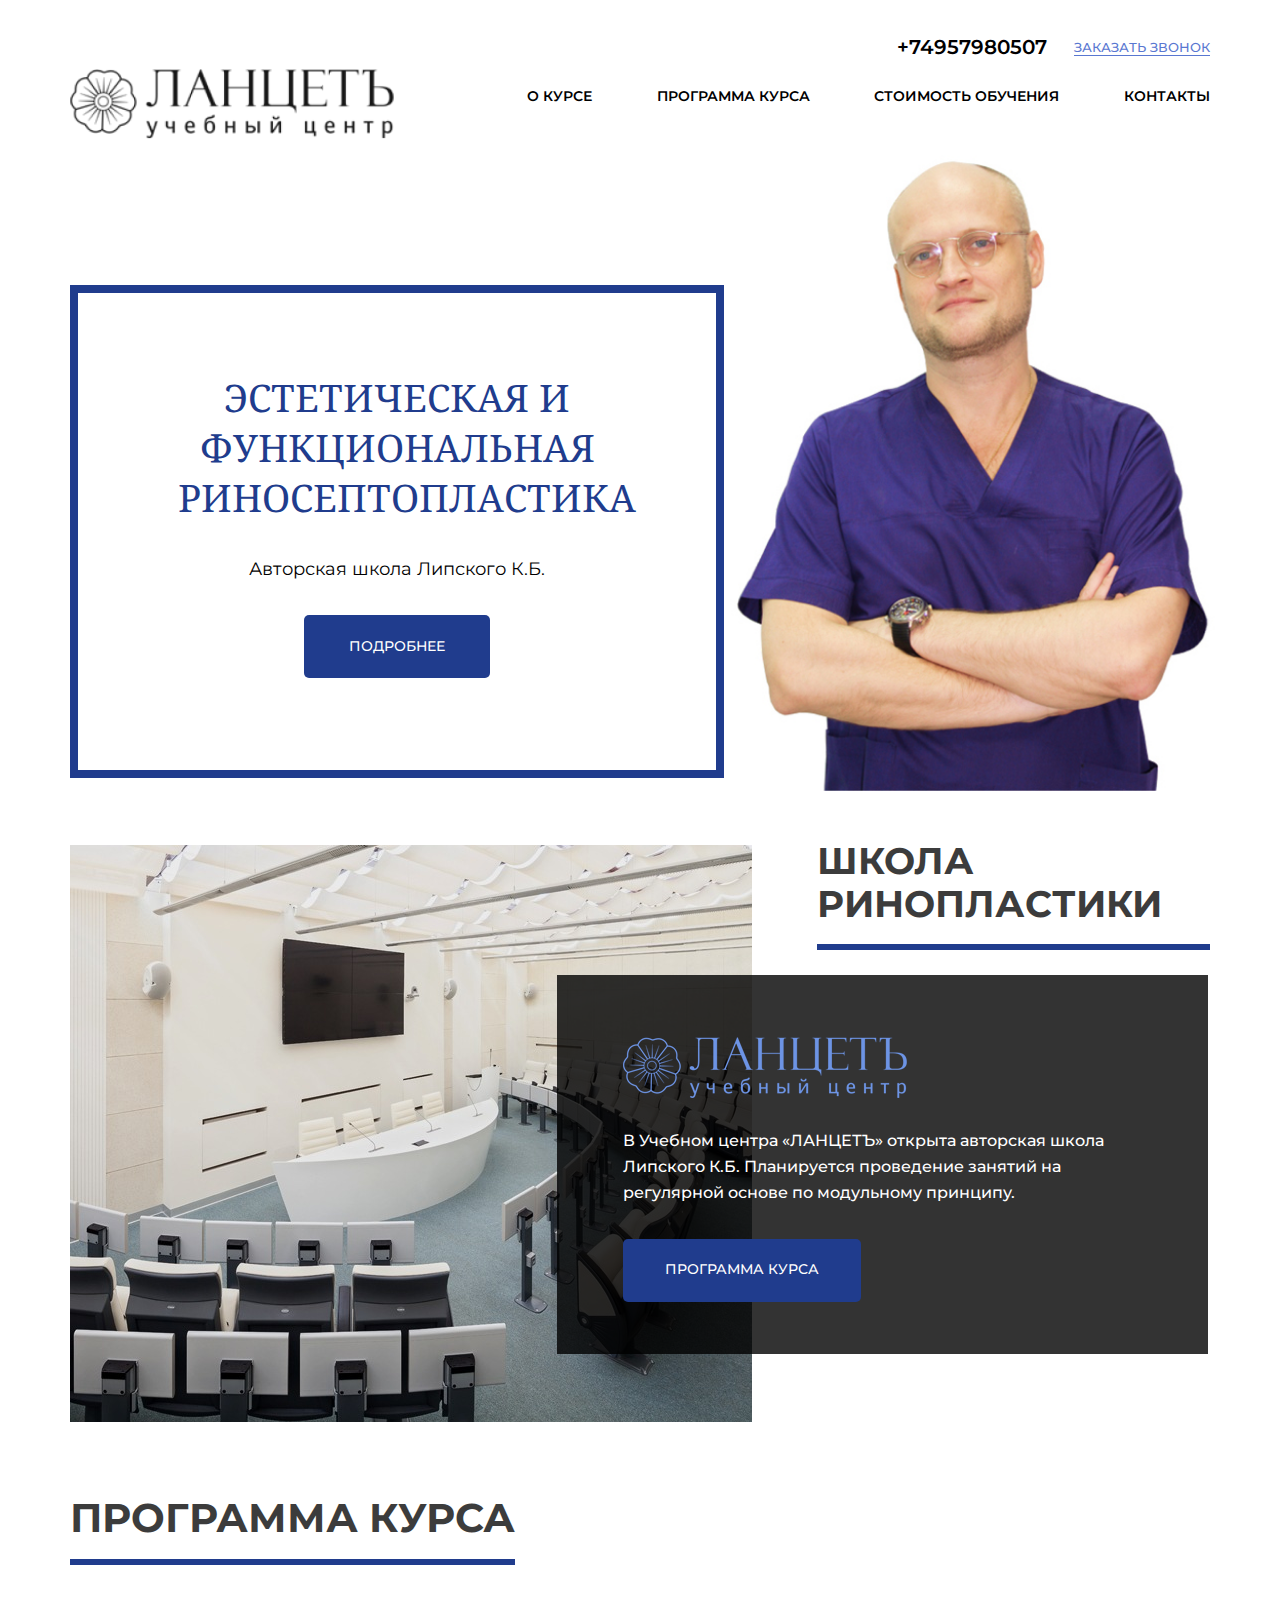
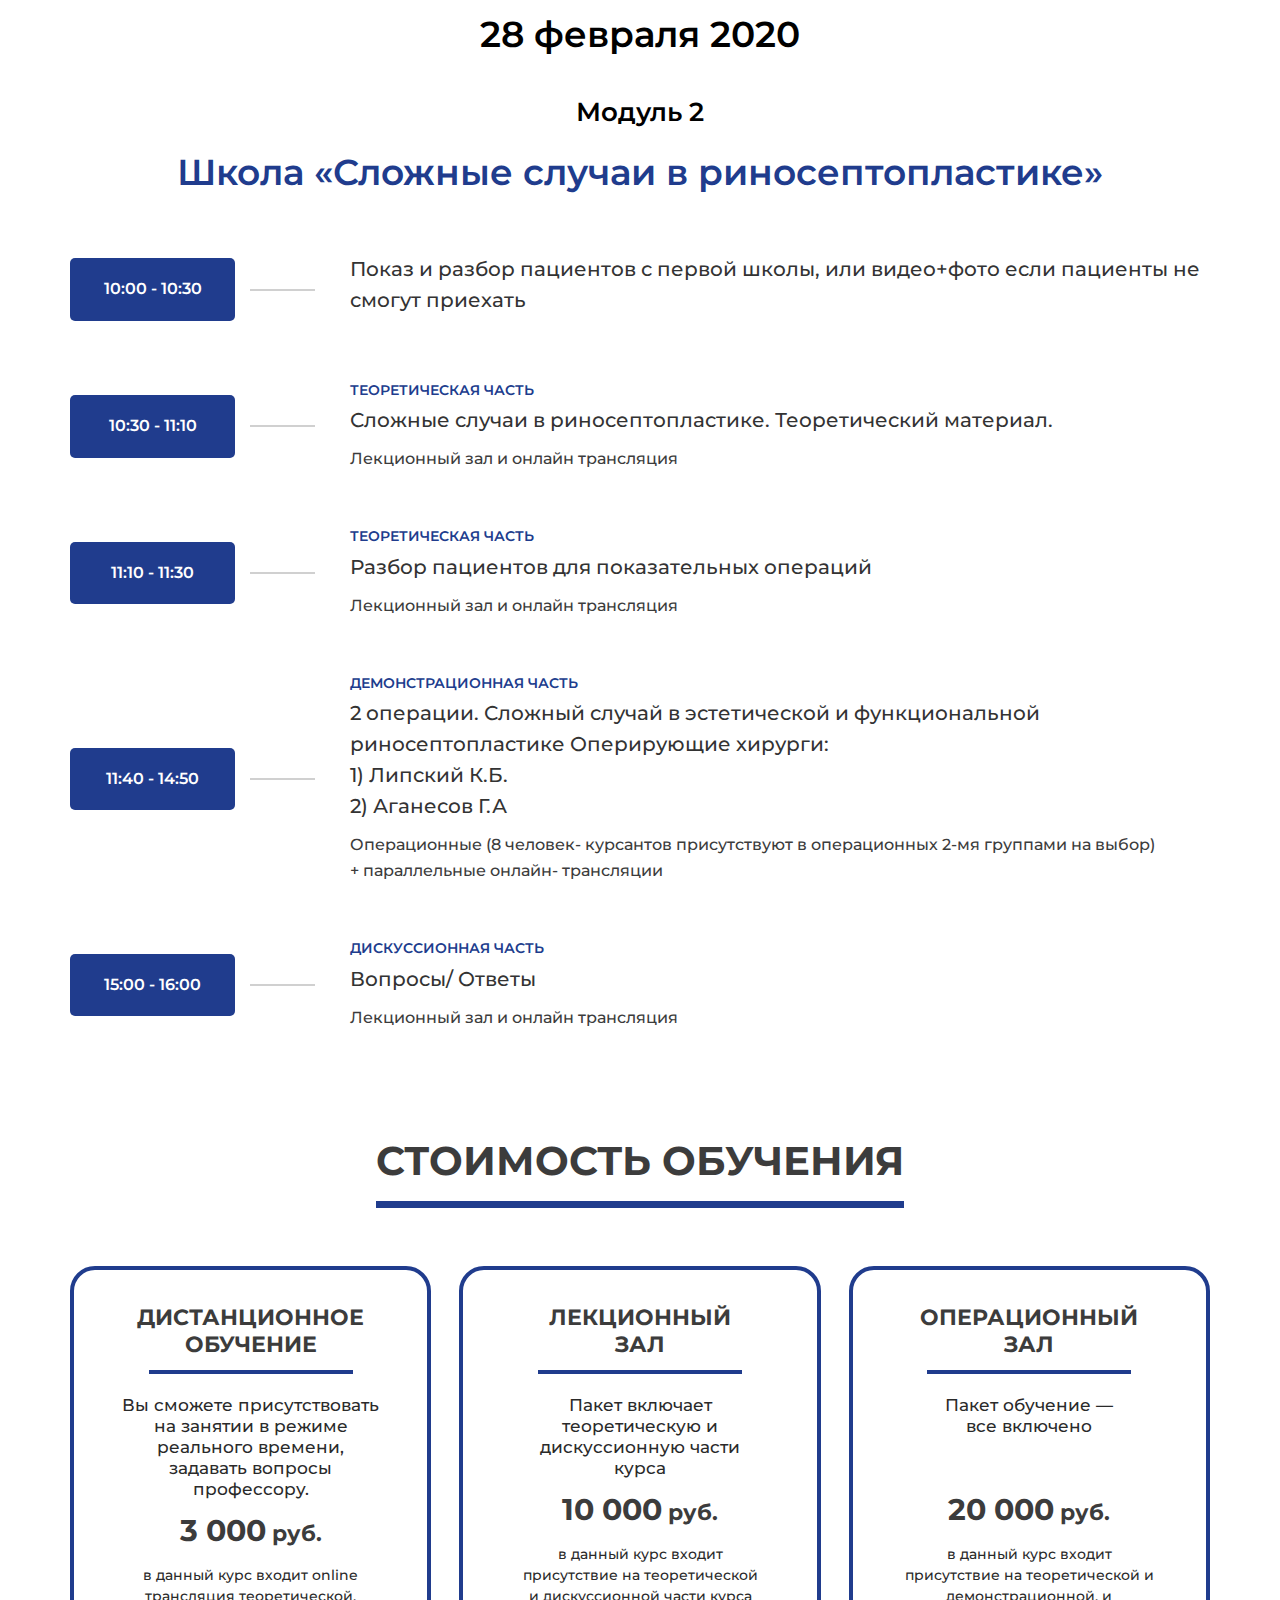
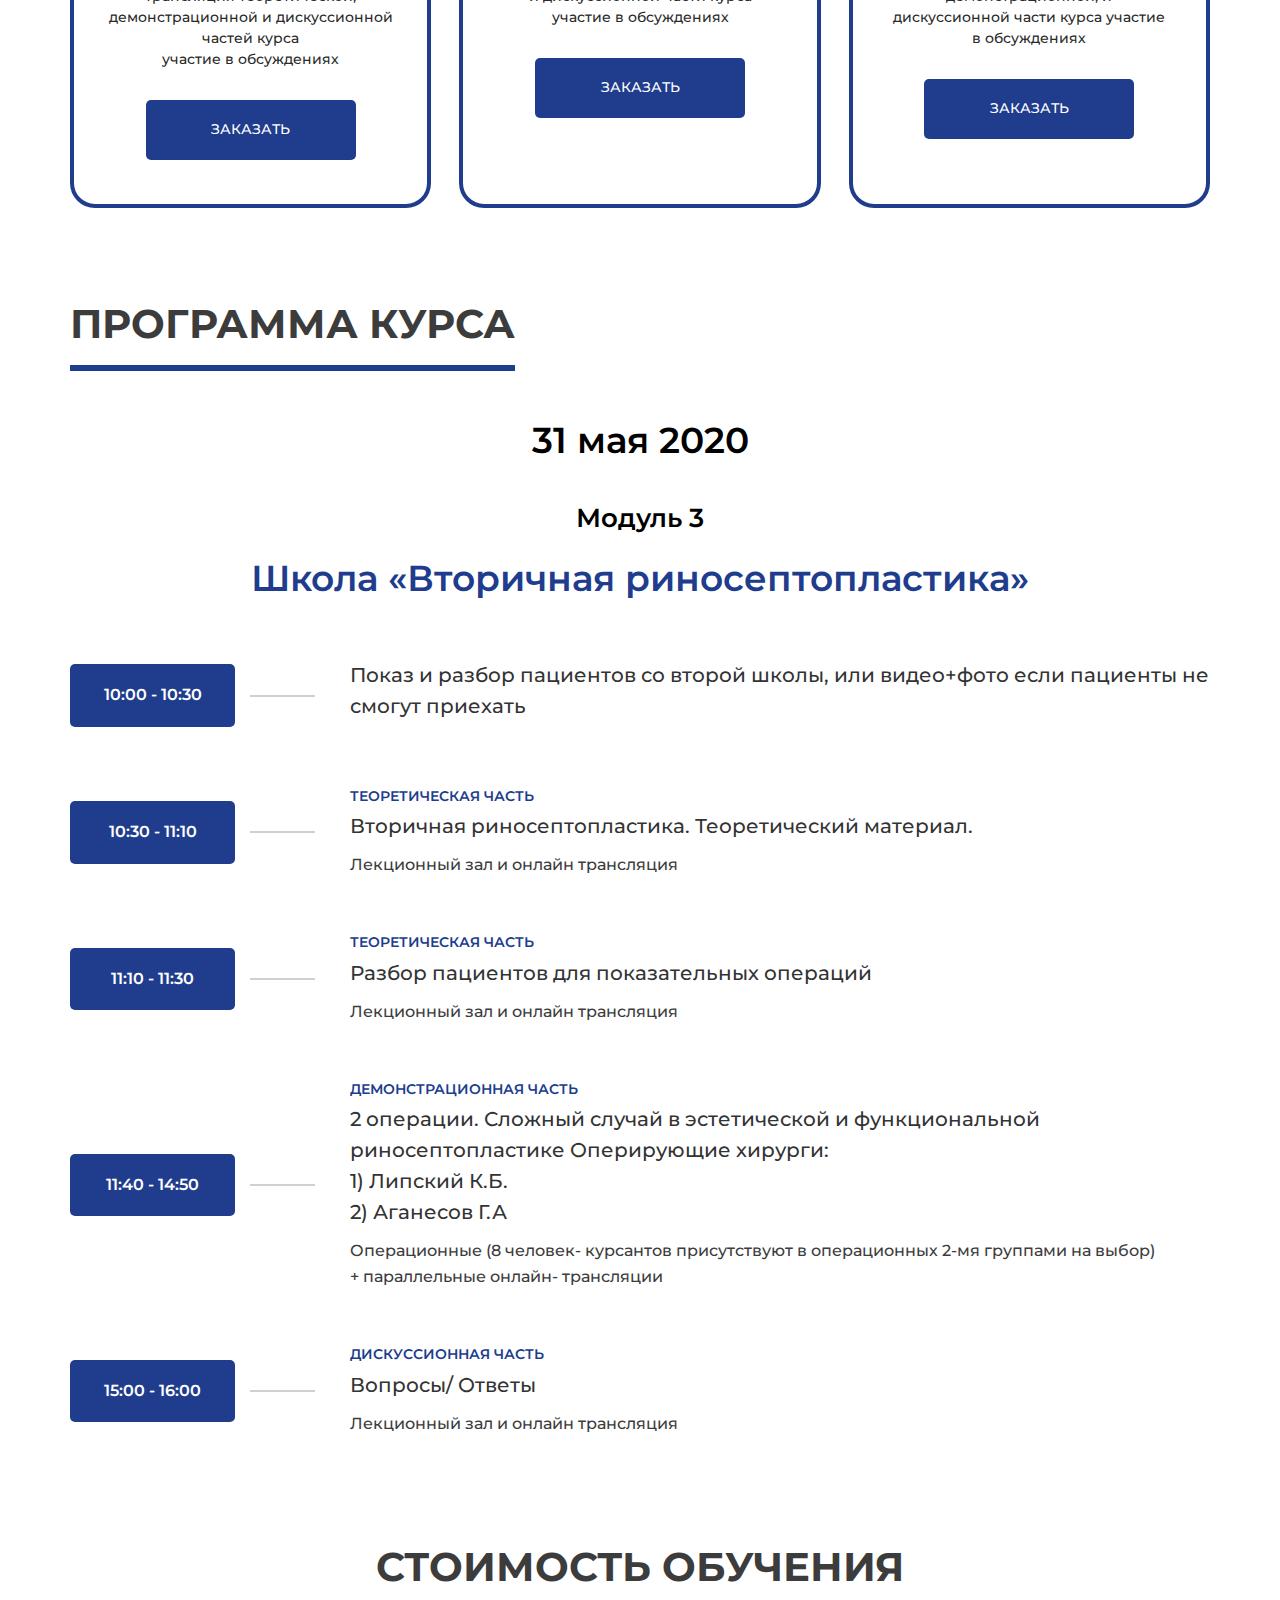
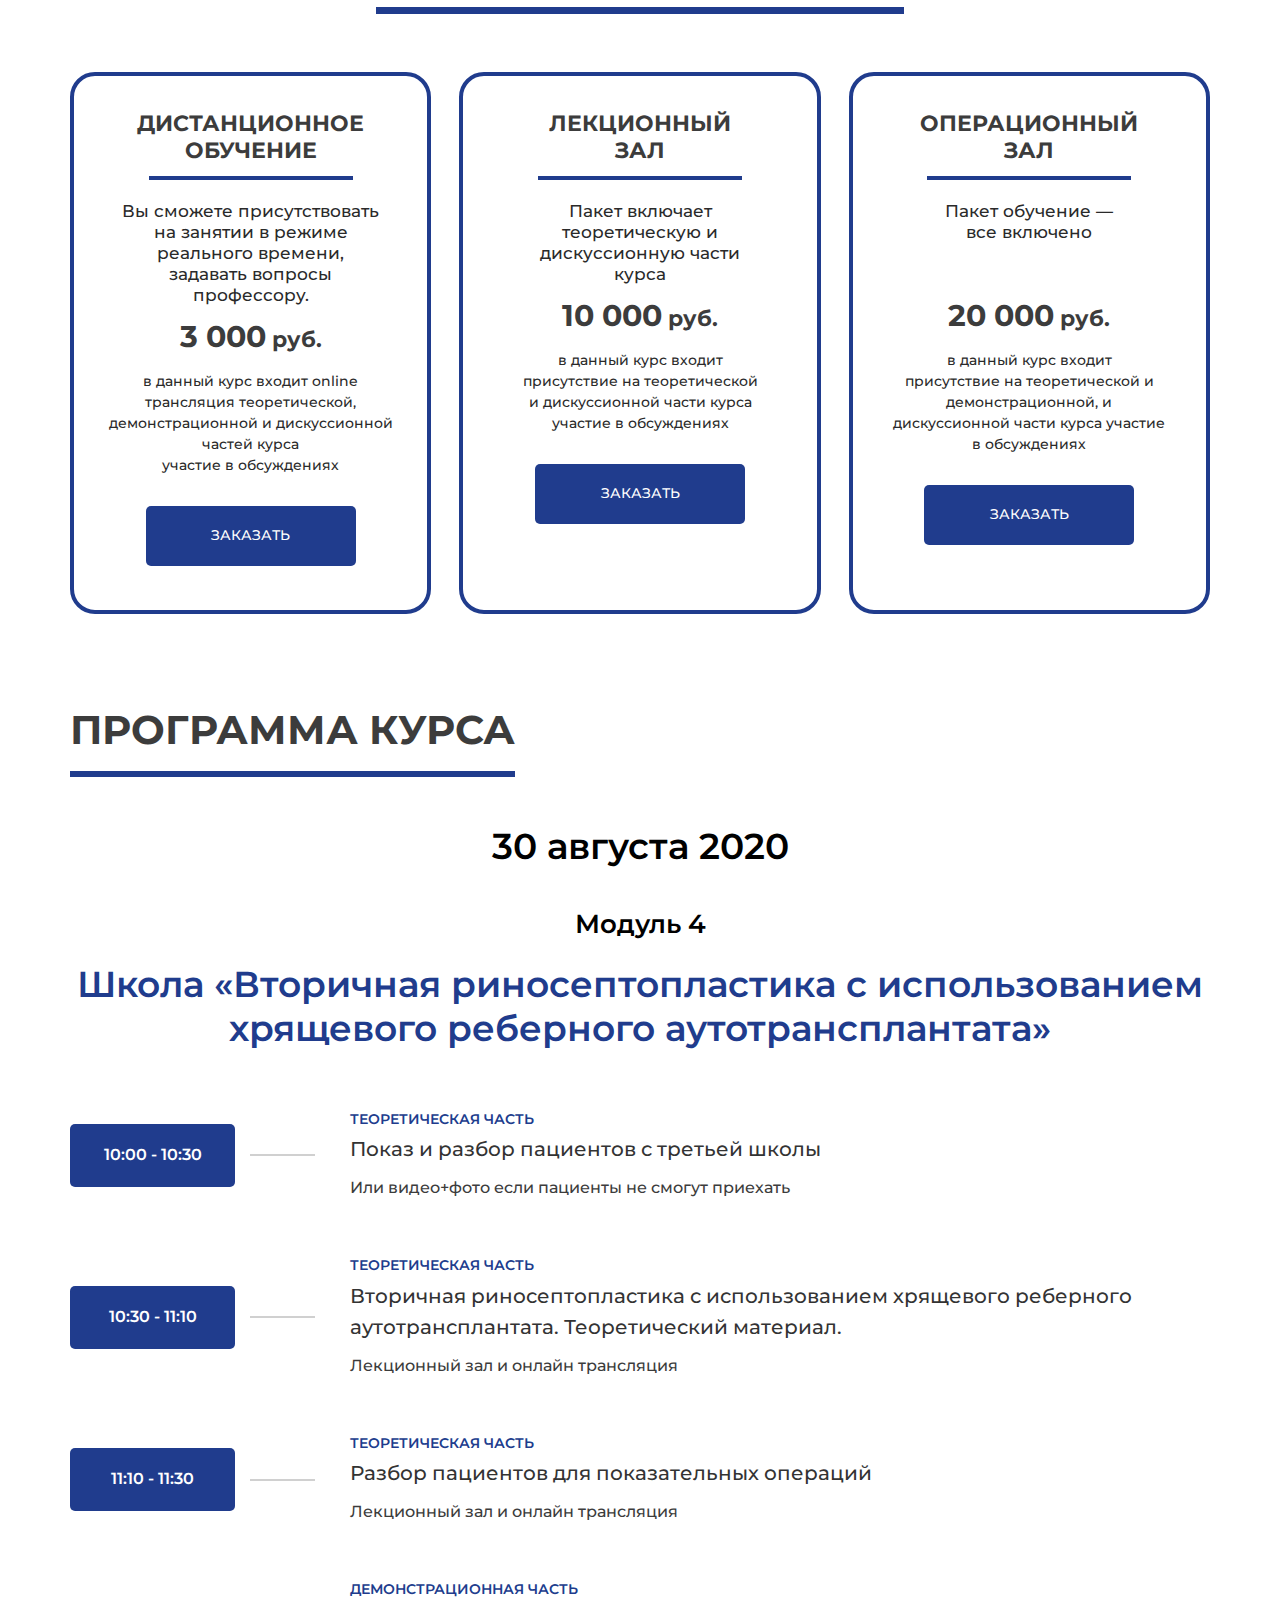
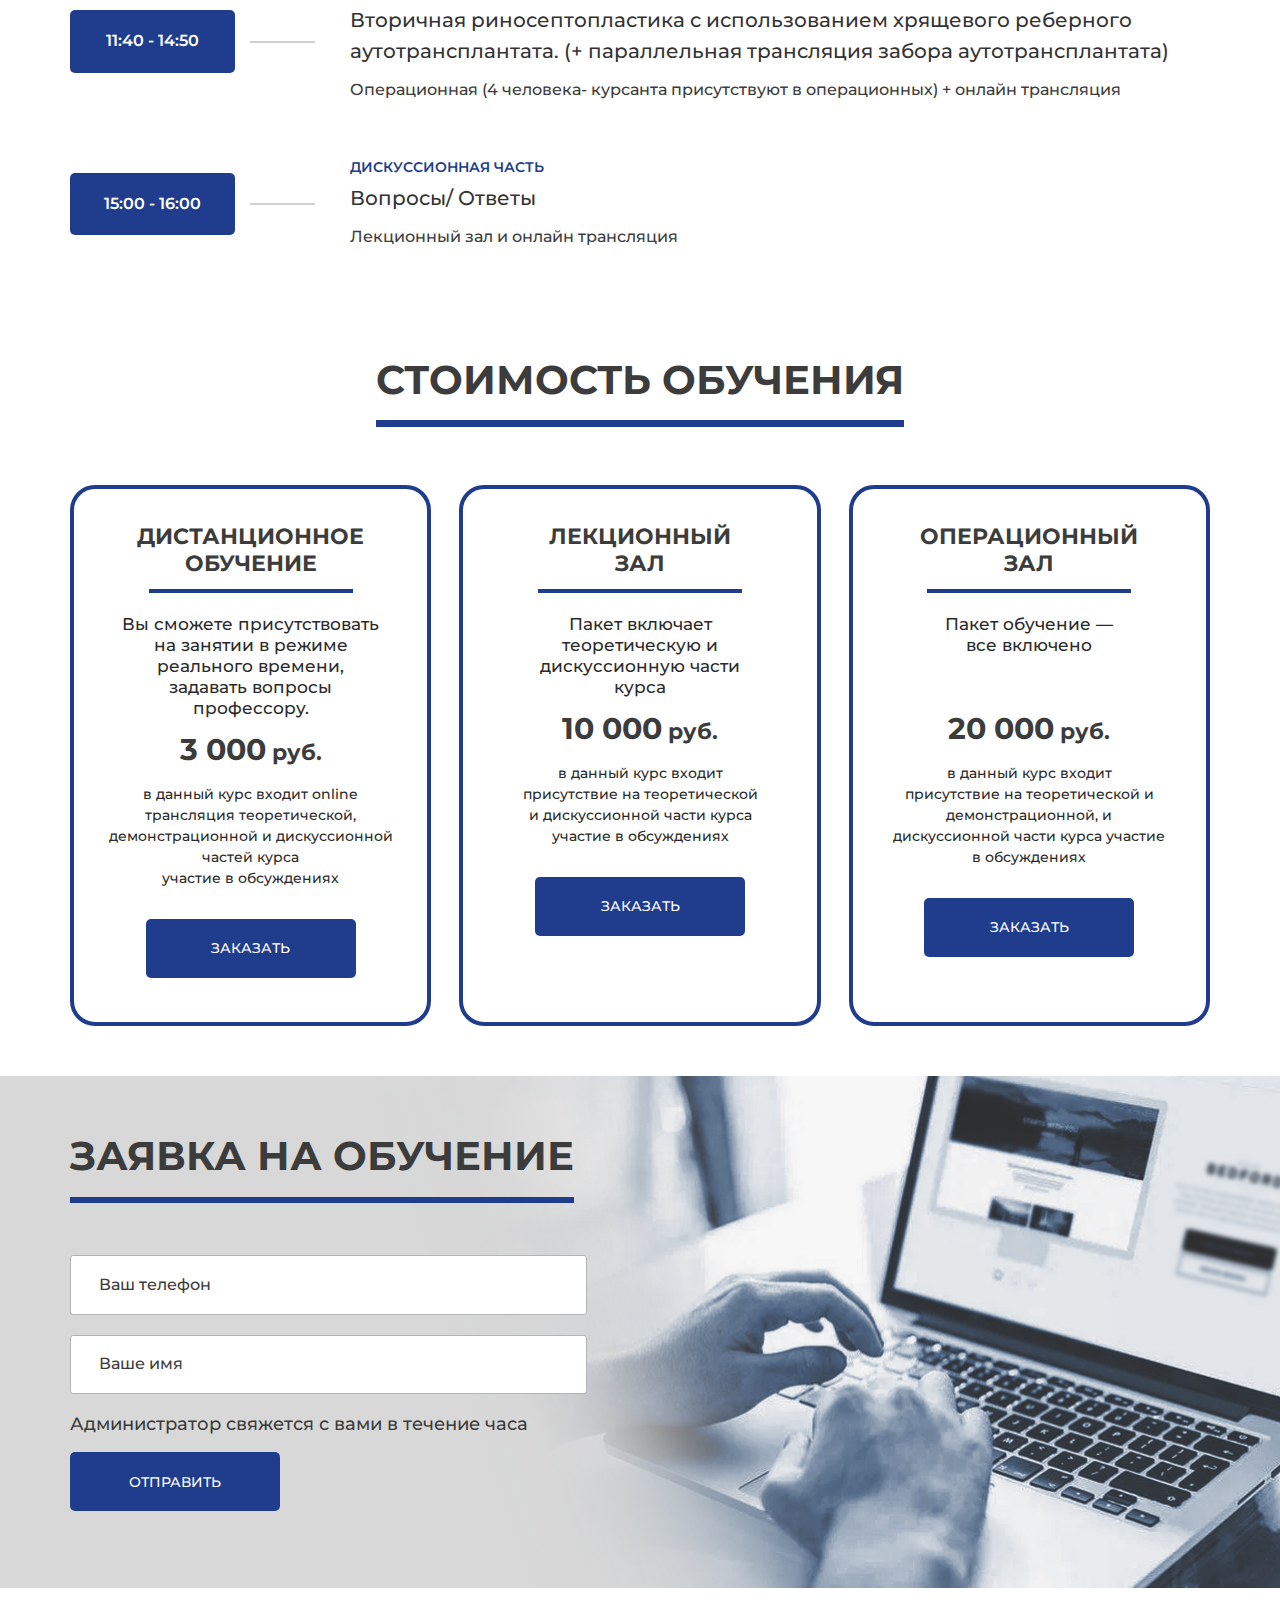
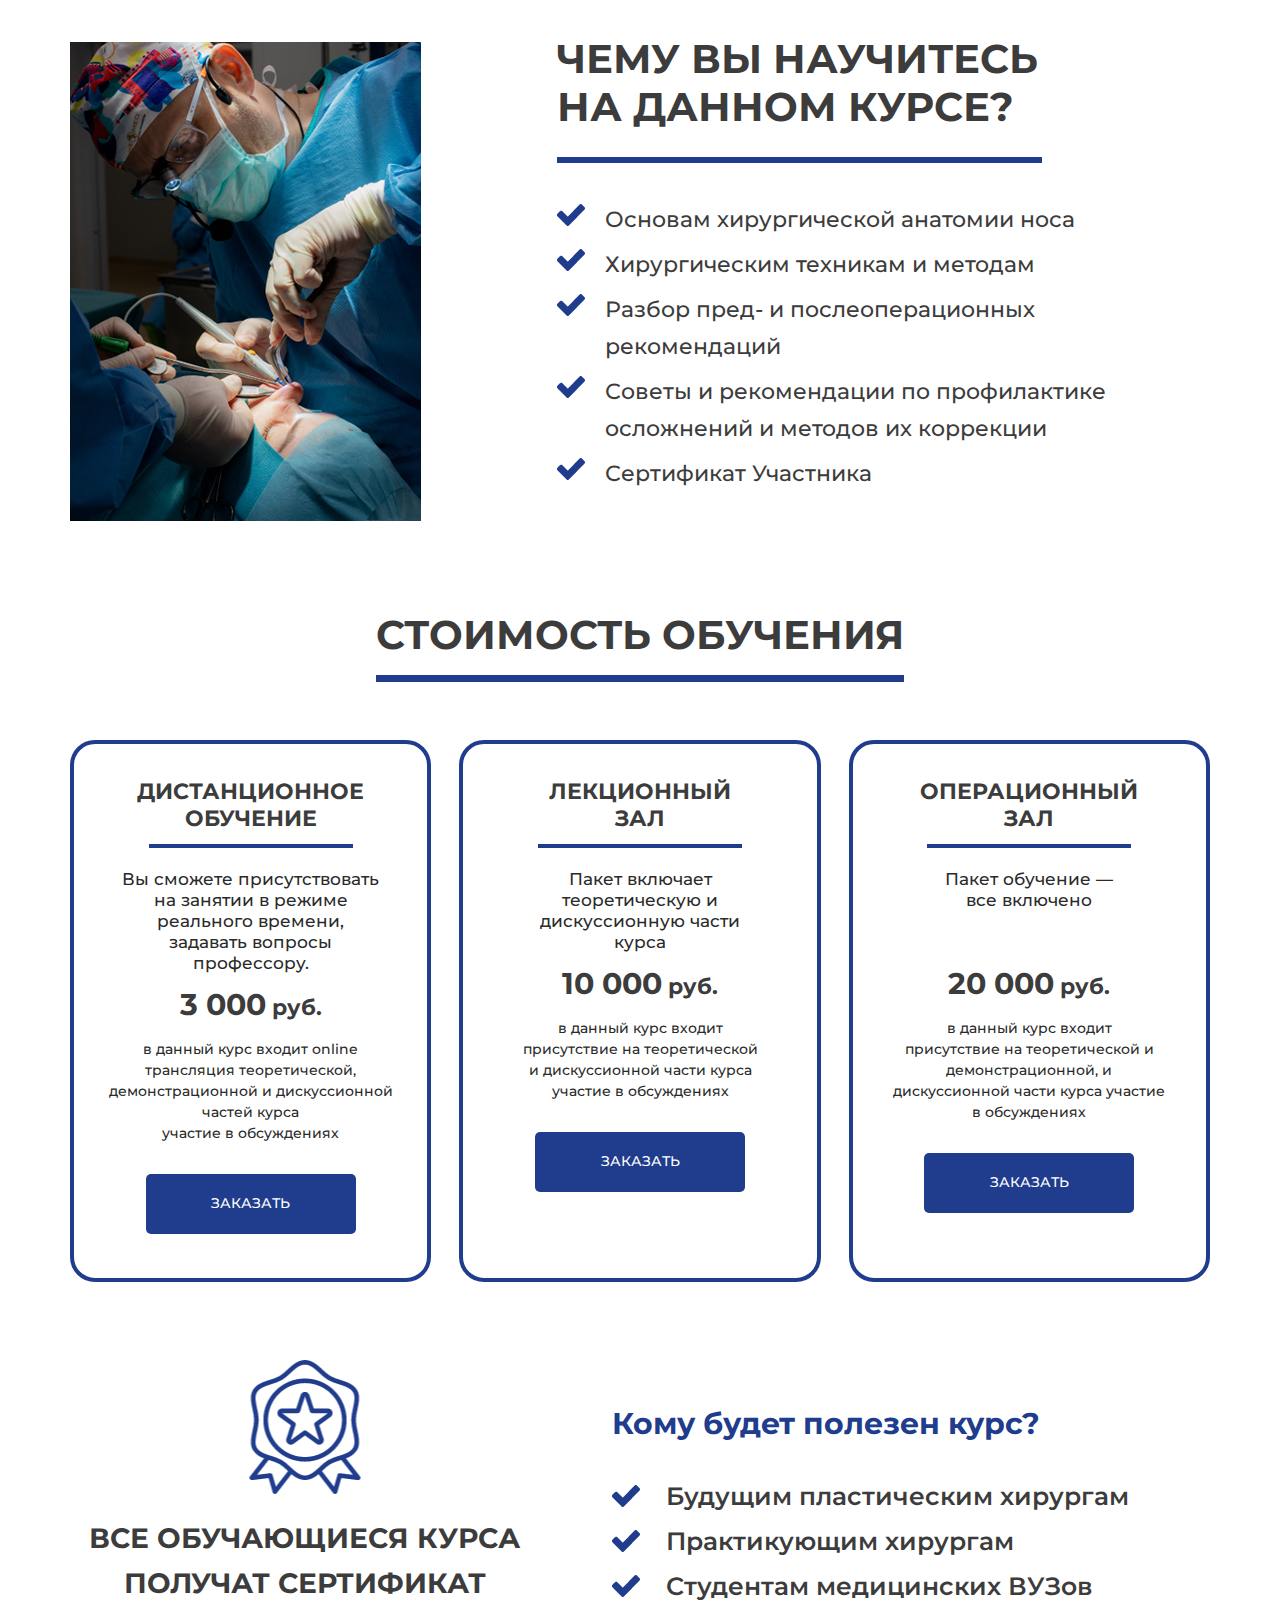
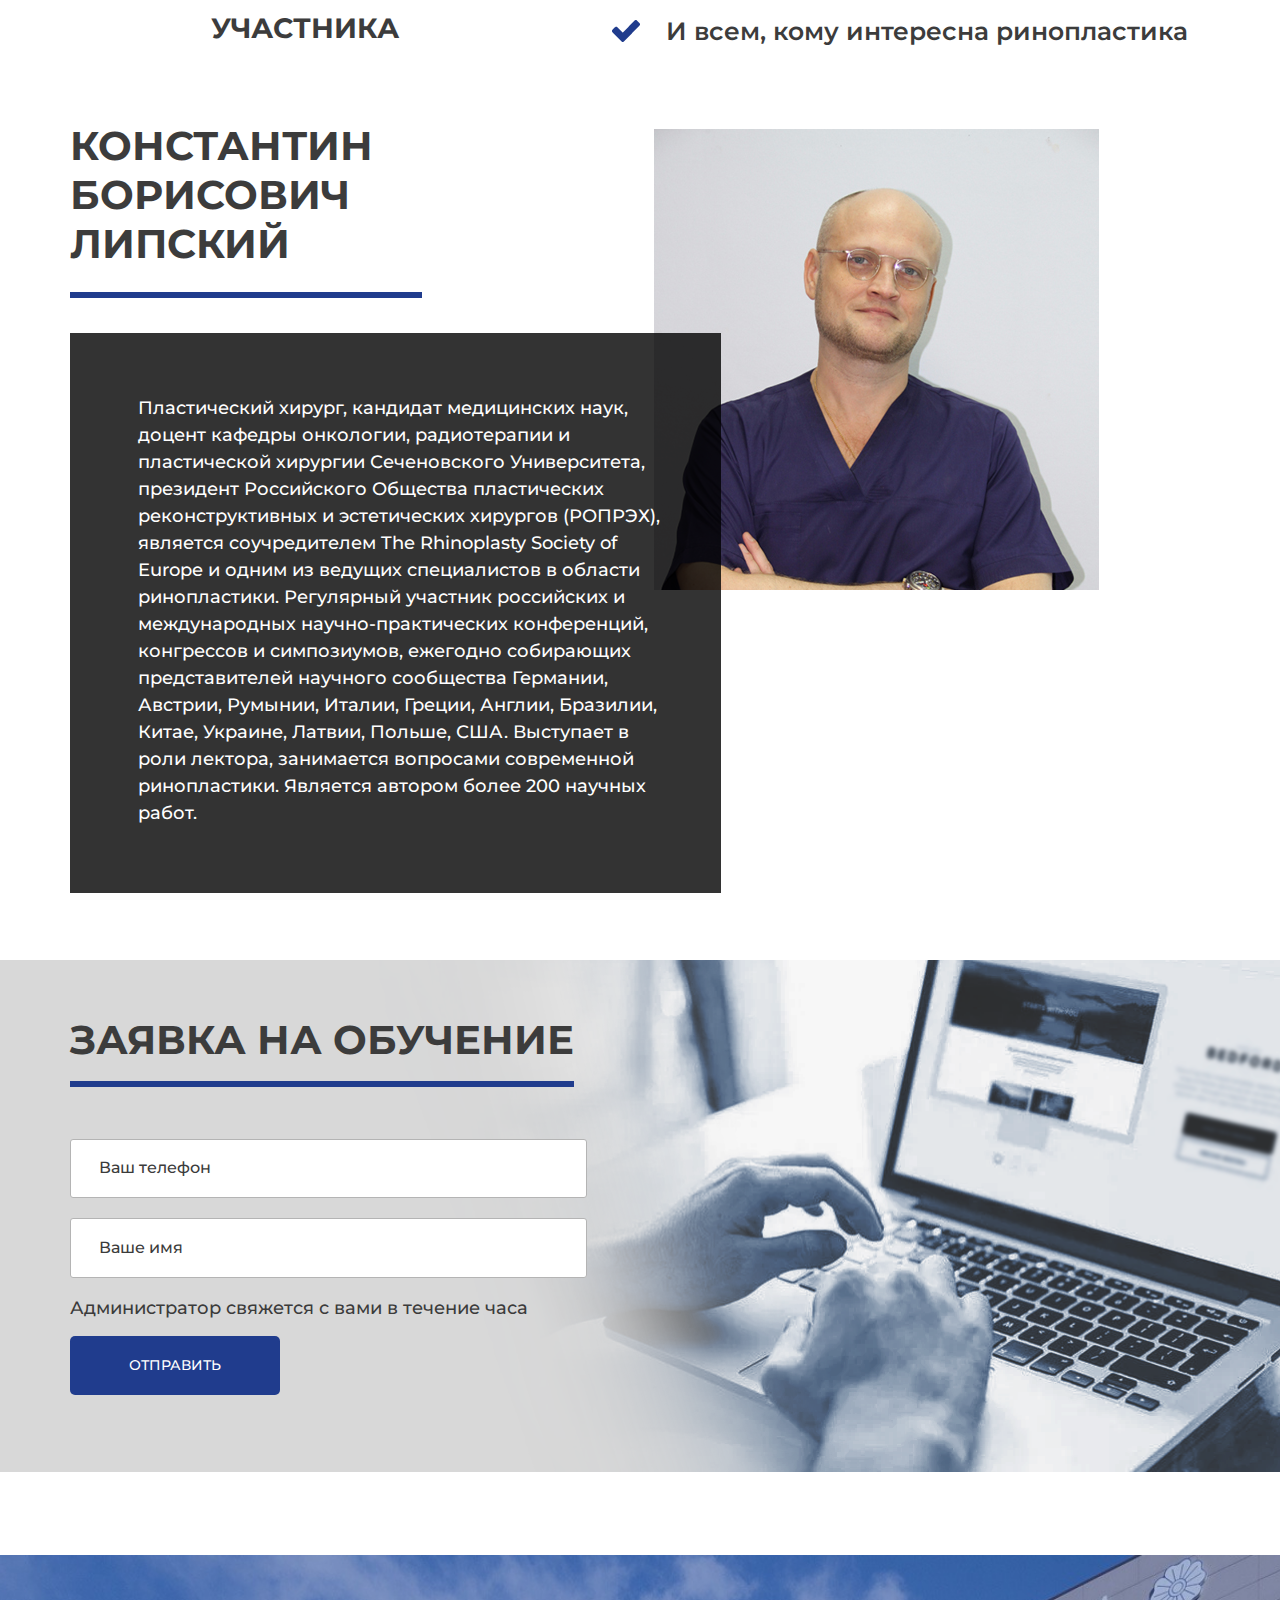
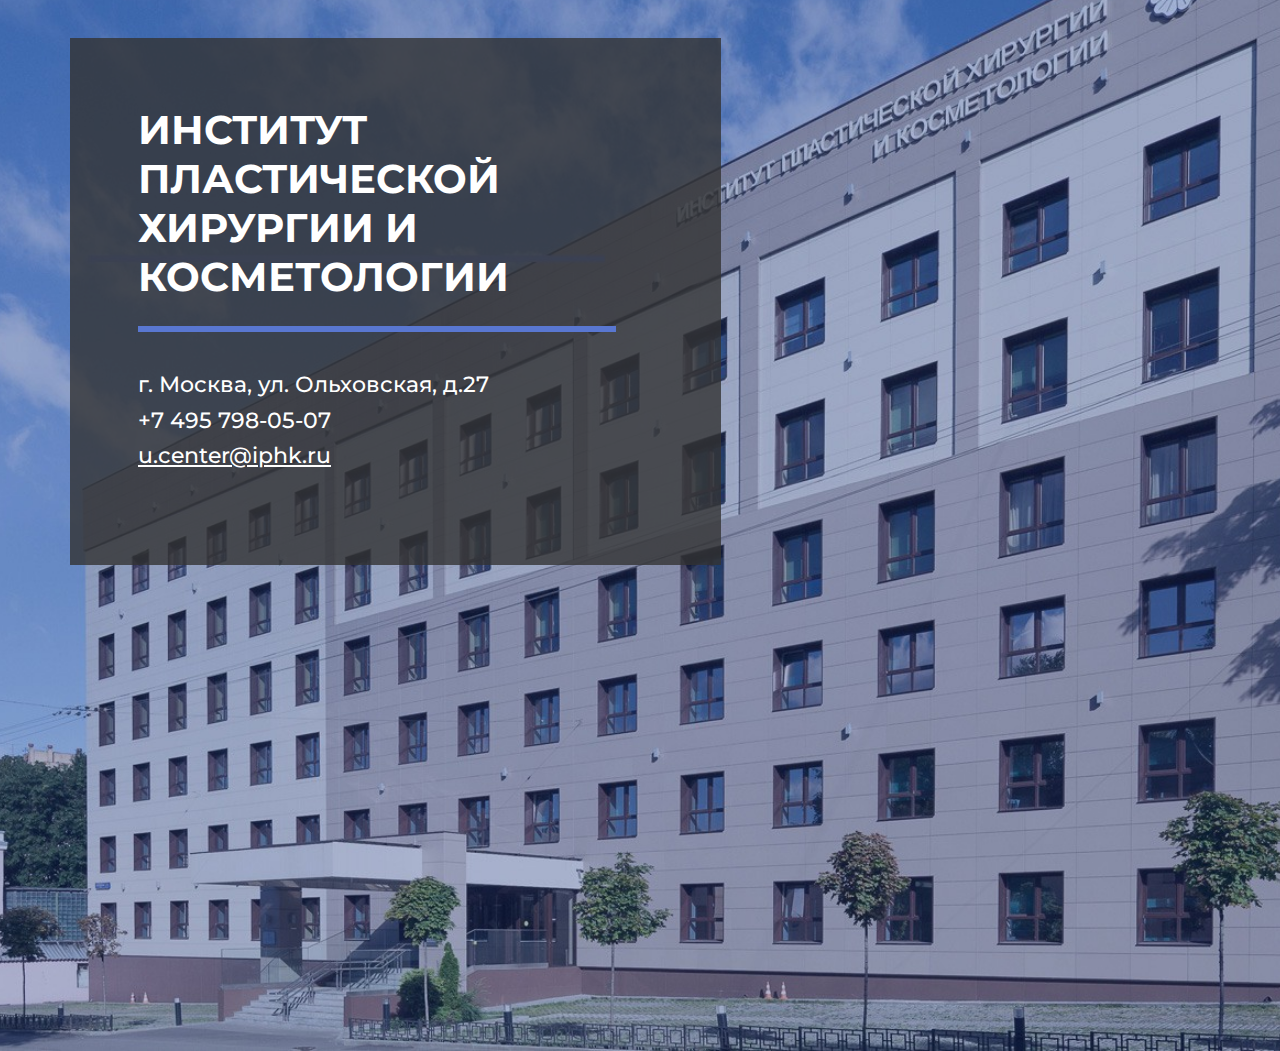
<file: lipsky.edulancet.com/index.html>
<!DOCTYPE html>


<html lang="ru">
<head>
	<meta charset="utf-8">
	<title>Авторская школа Липского К.Б. - Эстетическая и функциональная риносептопластика</title>
	<meta name="description" content="Авторская школа Липского К.Б. - Эстетическая и функциональная риносептопластика">
	<link rel="shortcut icon" href="img/favicon/favicon.ico" type="image/x-icon">
	<link rel="apple-touch-icon" href="img/favicon/apple-touch-icon.png">
	<link rel="apple-touch-icon" sizes="72x72" href="img/favicon/apple-touch-icon-72x72.png">
	<link rel="apple-touch-icon" sizes="114x114" href="img/favicon/apple-touch-icon-114x114.png">
	<meta http-equiv="X-UA-Compatible" content="IE=edge">
	<meta name="viewport" content="width=device-width, initial-scale=1, maximum-scale=1">
	<meta name = "format-detection" content = "telephone=no">
	<link href="https://fonts.googleapis.com/css?family=Montserrat:400,500,600,700|Noto+Serif&display=swap&subset=cyrillic" rel="stylesheet">
	<link rel="stylesheet" href="libs/fancybox/jquery.fancybox.css">
	<link rel="stylesheet" href="css/normalize.css">
	<link rel="stylesheet" href="css/main.css?v=2">

	<link rel="stylesheet" href="css/new.css?v=2">
	
	
	<!-- Facebook Pixel Code -->

<script>

!function(f,b,e,v,n,t,s)

{if(f.fbq)return;n=f.fbq=function(){n.callMethod?

n.callMethod.apply(n,arguments):n.queue.push(arguments)};

if(!f._fbq)f._fbq=n;n.push=n;n.loaded=!0;n.version='2.0';

n.queue=[];t=b.createElement(e);t.async=!0;

t.src=v;s=b.getElementsByTagName(e)[0];

s.parentNode.insertBefore(t,s)}(window,document,'script',

'https://connect.facebook.net/en_US/fbevents.js');

fbq('init', '1736821083121074'); 

fbq('track', 'PageView');

</script>

<noscript>

<img height="1" width="1"

src="https://www.facebook.com/tr?id=1736821083121074&ev=PageView

&noscript=1"/>

</noscript>

<!-- End Facebook Pixel Code -->
	
</head>
<body>
    <!-- Yandex.Metrika counter -->
<script type="text/javascript" >
   (function(m,e,t,r,i,k,a){m[i]=m[i]||function(){(m[i].a=m[i].a||[]).push(arguments)};
   m[i].l=1*new Date();k=e.createElement(t),a=e.getElementsByTagName(t)[0],k.async=1,k.src=r,a.parentNode.insertBefore(k,a)})
   (window, document, "script", "https://mc.yandex.ru/metrika/tag.js", "ym");

   ym(56353816, "init", {
        clickmap:true,
        trackLinks:true,
        accurateTrackBounce:true,
        webvisor:true
   });
</script>
<noscript><div><img src="https://mc.yandex.ru/watch/56353816" style="position:absolute; left:-9999px;" alt="" /></div></noscript>
<!-- /Yandex.Metrika counter -->
<div class="site-wrap">
	<div class="toTop-wrap">
		<div id="toTop"></div>
	</div>
	<div class="banner-wrap">
		<div class="container">
			<!-- <div class="banner-bg"></div> -->
			<header class="main-header">
				<div class="main-header-container">
					<a href="#" class="main-header-logo">
						<img src="img/logo.png" alt="">
					</a>
					<div class="main-header-wrap">
						<div class="main-header-contact">
							<a class="main-header-tel" href="tel:+74957980507">+74957980507</a>
							<a class="fancybox main-header-link" onmousedown="fbq('track', 'SubmitApplication');" href="#popup1">Заказать звонок</a>
						</div>
						<nav class="main-header-nav">
							<menu class="main-header-menu">
								<li>
									<a href="#mammoplasty" data-target="anchor">О курсе</a>
								</li>
								<li>
									<a href="#program" data-target="anchor">Программа курса</a>
								</li>
								<li>
									<a href="#tariffs" data-target="anchor">Стоимость обучения</a>
								</li>
								<li>
									<a href="#clinic" data-target="anchor">Контакты</a>
								</li>
							</menu>
						</nav>
					</div>
					<div class="main-header-menu-toggle">
						<img src="img/burger.svg" alt="">
					</div>
				</div>
			</header>
			<section class="banner">
				<div class="banner-container">
					<!-- <h1>Тонкости и нюансы</h1> -->
					<h2>Эстетическая и функциональная риносептопластика</h2>
					<p>Авторская школа Липского К.Б.</p>
					<a href="#mammoplasty" data-target="anchor" class="btn1">Подробнее</a>
				</div>
			</section>
		</div>
	</div>
	<main>
		<section class="mammoplasty" id="mammoplasty">
			<div class="container">
				<div class="mammoplasty-wrap">
					<div class="mammoplasty-img">
						<img src="img/mammoplasty-img.jpg" alt="">
					</div>
					<div class="mammoplasty-text">
						<h2>Школа Ринопластики</h2>
						<div class="mammoplasty-text-container">
							<div class="mammoplasty-text-img">
								<img src="img/mammoplasty-logo.png" alt="">
							</div>
							<div class="mammoplasty-text-wrap">
								<p>В Учебном центра «ЛАНЦЕТЪ» открыта авторская школа Липского К.Б. Планируется проведение занятий на регулярной основе по модульному принципу.</p>
							</div>
							<div class="mammoplasty-btn-wrap">
								<a href="#program" class="btn1" data-target="anchor">Программа курса</a>
							</div>
						</div>
					</div>
				</div>
			</div>
		</section>




		<!-- <section class="program" id="program">
			<div class="container">
				<h2>Программа курса</h2>

				<div class="date">дата начала программы</div>
				<div class="number-modul">Модуль 1</div>
				<div class="modul">
					Школа эстетической и функциональной риносептопластики  
				</div>
				
				<div class="program-list">
					<div class="program-item">
						<b>10:00 - 10:40</b>
						<div class="program-item-text">
							<span>Теоретическая часть</span>
							<h3>Эстетическая и функциональная риносептопластика.<br>
								Теоретический материал.</h3>
							<p>Лекционный зал и онлайн трансляция</p>
						</div>
					</div>
					<div class="program-item">
						<b>10:40 - 11:00</b>
						<div class="program-item-text">
							<span>Теоретическая часть</span>
							<h3>Разбор пациентов для показательных операций</h3>
							<p>Лекционный зал и онлайн трансляция</p>
						</div>
					</div>
					<div class="program-item">
						<b>11:10 - 14:20</b>
						<div class="program-item-text">
							<span>Демонстрационная часть</span>
							<h3>2 операции. Эстетическая и функциональная риносептопластика.<br>
								Оперирующие хирурги:<br>
								1)   Липский К.Б.<br>
								2)   Аганесов Г.А
								</h3>
							<p>Операционные (8 человек- курсантов присутствуют в операционных 2-мя группами на выбор)<br>
								+ параллельные онлайн- трансляции</p>
						</div>
					</div>
					<div class="program-item">
						<b>14:30 - 15:30</b>
						<div class="program-item-text">
							<span>Дискуссионная часть</span>
							<h3>Вопросы/ Ответы</h3>
							<p>Лекционный зал и онлайн трансляция</p>
						</div>
					</div>
				</div>
			</div>
		</section>
		<section class="tariffs" id="tariffs">
			<div class="container">
				<h2>Стоимость обучения</h2>

				<div class="tariffs-list">
					<div class="tariffs-item">
						<h3>Дистанционное обучение</h3>
						<p class="tariffs-text1">Вы сможете присутствовать на занятии в режиме реального времени, задавать вопросы профессору.</p>
						<b><span>3 000</span> руб.</b>
						<p class="tariffs-text2">в данный курс входит online  трансляция  теоретической, демонстрационной и дискуссионной частей курса <br> участие в обсуждениях</p>
						<a data-topic="Дистанционное обучение" href="#popup2" onmousedown="fbq('track', 'SubmitApplication');" class="btn1 fancybox">Заказать</a>
					</div>
					<div class="tariffs-item">
						<h3>Лекционный зал</h3>
						<p class="tariffs-text1">Пакет включает теоретическую и дискуссионную части курса</p>
						<b><span>10 000</span> руб.</b>
						<p class="tariffs-text2">в данный курс входит присутствие на теоретической и дискуссионной части курса участие в обсуждениях</p>
						<a data-topic="Лекционный зал" href="#popup2" onmousedown="fbq('track', 'SubmitApplication');" class="btn1 fancybox">Заказать</a>
					</div>
					<div class="tariffs-item">
						<h3>Операционный зал</h3>
						<p class="tariffs-text1">Пакет обучение — все включено</p>
						<b><span>20 000</span> руб.</b>
						<p class="tariffs-text2">в данный курс входит <br> присутствие на теоретической и демонстрационной, и дискуссионной части курса участие в обсуждениях</p>
						<a data-topic="Операционный зал" href="#popup2" onmousedown="fbq('track', 'SubmitApplication');" class="btn1 fancybox">Заказать</a>
					</div>
				</div>

				<div class="disc">
					*При регистрации на два и более модуля – опция «постановка руки» - возможность участия в операции с тренером
				</div>
			</div>
		</section> -->










		<section class="program" id="program">
			<div class="container">
				<h2>Программа курса</h2>

				<div class="date">28 февраля 2020</div>
				<div class="number-modul">Модуль 2</div>
				<div class="modul">
					Школа «Сложные случаи в риносептопластике» 
				</div>
				
				<div class="program-list">
					<div class="program-item">
						<b>10:00 - 10:30</b>
						<div class="program-item-text">
							<h3>Показ и разбор пациентов с первой школы, или видео+фото если пациенты не смогут приехать</h3>
						</div>
					</div>
					<div class="program-item">
						<b>10:30 - 11:10</b>
						<div class="program-item-text">
							<span>Теоретическая часть</span>
							<h3>Сложные случаи в риносептопластике. Теоретический материал.</h3>
							<p>Лекционный зал и онлайн трансляция</p>
						</div>
					</div>
					<div class="program-item">
						<b>11:10 - 11:30</b>
						<div class="program-item-text">
							<span>Тeopетическая часть</span>
							<h3>Разбор пациентов для показательных операций</h3>
							<p>Лекционный зал и онлайн трансляция</p>
						</div>
					</div>
					<div class="program-item">
						<b>11:40 - 14:50</b>
						<div class="program-item-text">
							<span>Демонстрационная часть</span>
							<h3>2 операции. Сложный случай в эстетической и функциональной риносептопластике
								Оперирующие хирурги:<br>
								1)   Липский К.Б.<br>
								2)   Аганесов Г.А
								</h3>
							<p>Операционные (8 человек- курсантов присутствуют в операционных 2-мя группами на выбор)<br>
								+ параллельные онлайн- трансляции</p>
						</div>
					</div>
					<div class="program-item">
						<b>15:00 - 16:00</b>
						<div class="program-item-text">
							<span>Дискуссионная часть</span>
							<h3>Вопросы/ Ответы</h3>
							<p>Лекционный зал и онлайн трансляция</p>
						</div>
					</div>
				</div>
			</div>
		</section>
		<section class="tariffs" id="tariffs">
			<div class="container">
				<h2>Стоимость обучения</h2>

				<div class="tariffs-list">
					<div class="tariffs-item">
						<h3>Дистанционное обучение</h3>
						<p class="tariffs-text1">Вы сможете присутствовать на занятии в режиме реального времени, задавать вопросы профессору.</p>
						<b><span>3 000</span> руб.</b>
						<p class="tariffs-text2">в данный курс входит online  трансляция  теоретической, демонстрационной и дискуссионной частей курса <br> участие в обсуждениях</p>
						<a data-topic="Дистанционное обучение" href="#popup2" onmousedown="fbq('track', 'SubmitApplication');" class="btn1 fancybox">Заказать</a>
					</div>
					<div class="tariffs-item">
						<h3>Лекционный зал</h3>
						<p class="tariffs-text1">Пакет включает теоретическую и дискуссионную части курса</p>
						<b><span>10 000</span> руб.</b>
						<p class="tariffs-text2">в данный курс входит присутствие на теоретической и дискуссионной части курса участие в обсуждениях</p>
						<a data-topic="Лекционный зал" href="#popup2" onmousedown="fbq('track', 'SubmitApplication');" class="btn1 fancybox">Заказать</a>
					</div>
					<div class="tariffs-item">
						<h3>Операционный зал</h3>
						<p class="tariffs-text1">Пакет обучение — все включено</p>
						<b><span>20 000</span> руб.</b>
						<p class="tariffs-text2">в данный курс входит <br> присутствие на теоретической и демонстрационной, и дискуссионной части курса участие в обсуждениях</p>
						<a data-topic="Операционный зал" href="#popup2" onmousedown="fbq('track', 'SubmitApplication');" class="btn1 fancybox">Заказать</a>
					</div>
				</div>

				<!-- <div class="disc">
					*При регистрации на два и более модуля – опция «постановка руки» - возможность участия в операции с тренером
				</div> -->
			</div>
		</section>










		<section class="program" id="program">
			<div class="container">
				<h2>Программа курса</h2>

				<div class="date">31 мая 2020</div>
				<div class="number-modul">Модуль 3</div>
				<div class="modul">
					Школа «Вторичная риносептопластика» 
				</div>
				
				<div class="program-list">
					<div class="program-item">
						<b>10:00 - 10:30</b>
						<div class="program-item-text">
							<h3>Показ и разбор пациентов со второй школы, или видео+фото если пациенты не смогут приехать</h3>
						</div>
					</div>
					<div class="program-item">
						<b>10:30 - 11:10</b>
						<div class="program-item-text">
							<span>Теоретическая часть</span>
							<h3>Вторичная риносептопластика. Теоретический материал.</h3>
							<p>Лекционный зал и онлайн трансляция</p>
						</div>
					</div>
					<div class="program-item">
						<b>11:10 - 11:30</b>
						<div class="program-item-text">
							<span>Тeopетическая часть</span>
							<h3>Разбор пациентов для показательных операций</h3>
							<p>Лекционный зал и онлайн трансляция</p>
						</div>
					</div>
					<div class="program-item">
						<b>11:40 - 14:50</b>
						<div class="program-item-text">
							<span>Демонстрационная часть</span>
							<h3>2 операции. Сложный случай в эстетической и функциональной риносептопластике
								Оперирующие хирурги:<br>
								1)   Липский К.Б.<br>
								2)   Аганесов Г.А
								</h3>
							<p>Операционные (8 человек- курсантов присутствуют в операционных 2-мя группами на выбор)<br>
								+ параллельные онлайн- трансляции</p>
						</div>
					</div>
					<div class="program-item">
						<b>15:00 - 16:00</b>
						<div class="program-item-text">
							<span>Дискуссионная часть</span>
							<h3>Вопросы/ Ответы</h3>
							<p>Лекционный зал и онлайн трансляция</p>
						</div>
					</div>
				</div>
			</div>
		</section>
		<section class="tariffs" id="tariffs">
			<div class="container">
				<h2>Стоимость обучения</h2>

				<div class="tariffs-list">
					<div class="tariffs-item">
						<h3>Дистанционное обучение</h3>
						<p class="tariffs-text1">Вы сможете присутствовать на занятии в режиме реального времени, задавать вопросы профессору.</p>
						<b><span>3 000</span> руб.</b>
						<p class="tariffs-text2">в данный курс входит online  трансляция  теоретической, демонстрационной и дискуссионной частей курса <br> участие в обсуждениях</p>
						<a data-topic="Дистанционное обучение" href="#popup2" onmousedown="fbq('track', 'SubmitApplication');" class="btn1 fancybox">Заказать</a>
					</div>
					<div class="tariffs-item">
						<h3>Лекционный зал</h3>
						<p class="tariffs-text1">Пакет включает теоретическую и дискуссионную части курса</p>
						<b><span>10 000</span> руб.</b>
						<p class="tariffs-text2">в данный курс входит присутствие на теоретической и дискуссионной части курса участие в обсуждениях</p>
						<a data-topic="Лекционный зал" href="#popup2" onmousedown="fbq('track', 'SubmitApplication');" class="btn1 fancybox">Заказать</a>
					</div>
					<div class="tariffs-item">
						<h3>Операционный зал</h3>
						<p class="tariffs-text1">Пакет обучение — все включено</p>
						<b><span>20 000</span> руб.</b>
						<p class="tariffs-text2">в данный курс входит <br> присутствие на теоретической и демонстрационной, и дискуссионной части курса участие в обсуждениях</p>
						<a data-topic="Операционный зал" href="#popup2" onmousedown="fbq('track', 'SubmitApplication');" class="btn1 fancybox">Заказать</a>
					</div>
				</div>

				<!-- <div class="disc">
					*При регистрации на два и более модуля – опция «постановка руки» - возможность участия в операции с тренером
				</div> -->
			</div>
		</section>







		<section class="program" id="program">
			<div class="container">
				<h2>Программа курса</h2>

				<div class="date">30 августа 2020</div>
				<div class="number-modul">Модуль 4</div>
				<div class="modul">
					Школа «Вторичная риносептопластика с использованием хрящевого реберного аутотрансплантата» 
				</div>
				
				<div class="program-list">
					<div class="program-item">
						<b>10:00 - 10:30</b>
						<div class="program-item-text">
							<span>Теоретическая часть</span>
							<h3>Показ и разбор пациентов с  третьей школы</h3>
							<p>Или видео+фото если пациенты не смогут приехать</p>
						</div>
					</div>
					<div class="program-item">
						<b>10:30 - 11:10</b>
						<div class="program-item-text">
							<span>Теоретическая часть</span>
							<h3>Вторичная риносептопластика с использованием хрящевого реберного аутотрансплантата. Теоретический материал.</h3>
							<p>Лекционный зал и онлайн трансляция</p>
						</div>
					</div>
					<div class="program-item">
						<b>11:10 - 11:30</b>
						<div class="program-item-text">
							<span>Тeopетическая часть</span>
							<h3>Разбор пациентов для показательных операций</h3>
							<p>Лекционный зал и онлайн трансляция</p>
						</div>
					</div>
					<div class="program-item">
						<b>11:40 - 14:50</b>
						<div class="program-item-text">
							<span>Демонстрационная часть</span>
							<h3>Вторичная риносептопластика с использованием хрящевого 
								реберного аутотрансплантата. (+ параллельная трансляция 
								забора аутотрансплантата)
								</h3>
							<p>Операционная (4 человека- курсанта присутствуют в операционных) + онлайн трансляция</p>
						</div>
					</div>
					<div class="program-item">
						<b>15:00 - 16:00</b>
						<div class="program-item-text">
							<span>Дискуссионная часть</span>
							<h3>Вопросы/ Ответы</h3>
							<p>Лекционный зал и онлайн трансляция</p>
						</div>
					</div>
				</div>
			</div>
		</section>
		<section class="tariffs" id="tariffs">
			<div class="container">
				<h2>Стоимость обучения</h2>

				<div class="tariffs-list">
					<div class="tariffs-item">
						<h3>Дистанционное обучение</h3>
						<p class="tariffs-text1">Вы сможете присутствовать на занятии в режиме реального времени, задавать вопросы профессору.</p>
						<b><span>3 000</span> руб.</b>
						<p class="tariffs-text2">в данный курс входит online  трансляция  теоретической, демонстрационной и дискуссионной частей курса <br> участие в обсуждениях</p>
						<a data-topic="Дистанционное обучение" href="#popup2" onmousedown="fbq('track', 'SubmitApplication');" class="btn1 fancybox">Заказать</a>
					</div>
					<div class="tariffs-item">
						<h3>Лекционный зал</h3>
						<p class="tariffs-text1">Пакет включает теоретическую и дискуссионную части курса</p>
						<b><span>10 000</span> руб.</b>
						<p class="tariffs-text2">в данный курс входит присутствие на теоретической и дискуссионной части курса участие в обсуждениях</p>
						<a data-topic="Лекционный зал" href="#popup2" onmousedown="fbq('track', 'SubmitApplication');" class="btn1 fancybox">Заказать</a>
					</div>
					<div class="tariffs-item">
						<h3>Операционный зал</h3>
						<p class="tariffs-text1">Пакет обучение — все включено</p>
						<b><span>20 000</span> руб.</b>
						<p class="tariffs-text2">в данный курс входит <br> присутствие на теоретической и демонстрационной, и дискуссионной части курса участие в обсуждениях</p>
						<a data-topic="Операционный зал" href="#popup2" onmousedown="fbq('track', 'SubmitApplication');" class="btn1 fancybox">Заказать</a>
					</div>
				</div>

				<!-- <div class="disc">
					*При регистрации на два и более модуля – опция «постановка руки» - возможность участия в операции с тренером
				</div> -->
			</div>
		</section>









		<section class="feedback">
			<div class="container">
				<div class="feedback-bg"></div>
				<div class="feedback-wrap">
					<h2>Заявка на обучение</h2>
					<form id="form1" action="#" class="feedback-form">
						<input class="input" type="tel" name="tel" placeholder="Ваш телефон" required>
						<input class="input" type="text" name="name" placeholder="Ваше имя" required>
						<p>Администратор свяжется с вами в течение часа</p>
						<button type="submit" class="btn1">Отправить</button>
					</form>
				</div>
			</div>
		</section>
		<section class="info">
			<div class="container">
				<div class="info-list">
					<!-- <div class="info-item info-item1">
						<div class="info-item-text">
							<h2>Импланты</h2>
							<p>Демонстрационная операция будет проводиться с использованием анатомических имплантов компании <b>Sebbin</b></p>
						</div>
						<div class="info-item-img">
							<img src="img/info-item-1.jpg" alt="">
						</div>
					</div> -->
					<div class="info-item info-item2">
						<div class="info-item-img">
							<img src="img/info-item-2.jpg" alt="">
						</div>
						<div class="info-item-text">
							<h2>Чему вы научитесь на данном курсе?</h2>
							<ul>
								<li>Основам хирургической анатомии носа</li>
								<li>Хирургическим техникам и методам</li>
								<li>Разбор пред- и послеоперационных рекомендаций</li>
								<li>Советы и рекомендации по профилактике осложнений и методов их коррекции</li>
								<li>Сертификат Участника</li>
							</ul>
							<!-- <p>и другим полезным навыкам от мастера маммопластики, профессора Сергеева.</p> -->
						</div>
					</div>
				</div>
			</div>
		</section>






		<section class="tariffs" id="tariffs">
			<div class="container">
				<h2>Стоимость обучения</h2>

				<div class="tariffs-list">
					<div class="tariffs-item">
						<h3>Дистанционное обучение</h3>
						<p class="tariffs-text1">Вы сможете присутствовать на занятии в режиме реального времени, задавать вопросы профессору.</p>
						<b><span>3 000</span> руб.</b>
						<p class="tariffs-text2">в данный курс входит online  трансляция  теоретической, демонстрационной и дискуссионной частей курса <br> участие в обсуждениях</p>
						<a data-topic="Дистанционное обучение" href="#popup2" onmousedown="fbq('track', 'SubmitApplication');" class="btn1 fancybox">Заказать</a>
					</div>
					<div class="tariffs-item">
						<h3>Лекционный зал</h3>
						<p class="tariffs-text1">Пакет включает теоретическую и дискуссионную части курса</p>
						<b><span>10 000</span> руб.</b>
						<p class="tariffs-text2">в данный курс входит присутствие на теоретической и дискуссионной части курса участие в обсуждениях</p>
						<a data-topic="Лекционный зал" href="#popup2" onmousedown="fbq('track', 'SubmitApplication');" class="btn1 fancybox">Заказать</a>
					</div>
					<div class="tariffs-item">
						<h3>Операционный зал</h3>
						<p class="tariffs-text1">Пакет обучение — все включено</p>
						<b><span>20 000</span> руб.</b>
						<p class="tariffs-text2">в данный курс входит <br> присутствие на теоретической и демонстрационной, и дискуссионной части курса участие в обсуждениях</p>
						<a data-topic="Операционный зал" href="#popup2" onmousedown="fbq('track', 'SubmitApplication');" class="btn1 fancybox">Заказать</a>
					</div>
				</div>

				<!-- <div class="disc">
					*При регистрации на два и более модуля – опция «постановка руки» - возможность участия в операции с тренером
				</div> -->
			</div>
		</section>





		<section class="certificate">
			<div class="container">
				<div class="certificate-container">
					<div class="certificate-wrap1">
						<h2>Все обучающиеся курса получат сертификат участника</h2>
					</div>
					<div class="certificate-wrap2">
						<h3>Кому будет полезен курс?</h3>
						<ul>
							<li>Будущим пластическим хирургам</li>
							<li>Практикующим хирургам</li>
							<li>Студентам медицинских ВУЗов</li>
							<li>И всем, кому интересна ринопластика</li>
						</ul>
					</div>
				</div>
			</div>
		</section>
		<section class="aboutMe">
			<div class="container">
				<div class="aboutMe-wrap">
					<div class="aboutMe-text">
						<h2>Константин Борисович Липский </h2>
						<div class="aboutMe-text-wrap">
							<p>Пластический хирург, кандидат медицинских наук, доцент кафедры онкологии, радиотерапии и пластической хирургии Сеченовского Университета, президент Российского Общества пластических реконструктивных и эстетических хирургов (РОПРЭХ), является соучредителем The Rhinoplasty Society of Europe и одним из ведущих специалистов в области ринопластики. Регулярный участник российских и международных научно-практических конференций, конгрессов и симпозиумов, ежегодно собирающих представителей научного сообщества Германии, Австрии, Румынии, Италии, Греции, Англии, Бразилии, Китае, Украине, Латвии, Польше, США. Выступает в роли лектора, занимается вопросами современной ринопластики.  Является автором более 200 научных работ.</p>
						</div>
					</div>
					<div class="aboutMe-img">
						<img src="img/about-11.jpg" alt="">
					</div>
				</div>
			</div>
		</section>
		<section class="feedback">
			<div class="container">
				<div class="feedback-bg"></div>
				<div class="feedback-wrap">
					<h2>Заявка на обучение</h2>
					<form id="form2" action="#" class="feedback-form">
						<input class="input" type="tel" name="tel" placeholder="Ваш телефон" required>
						<input class="input" type="text" name="name" placeholder="Ваше имя" required>
						<p>Администратор свяжется с вами в течение часа</p>
						<button type="submit" class="btn1">Отправить</button>
					</form>
				</div>
			</div>
		</section>
		<section class="clinic" id="clinic">
			<div class="container">
				<div class="clinic-wrap">
					<h2>Институт пластической хирургии и косметологии</h2>
					<ul>
						<li>г. Москва, ул. Ольховская, д.27</li>
						<li>
							<a href="tel:+74957980507">+7 495 798-05-07</a>
						</li>
						<li>
							<a class="clinic-email" href="mailto:u.center@iphk.ru">u.center@iphk.ru</a>
						</li>
					</ul>
				</div>
			</div>
		</section>
	</main>
</div>
	<div class="hidden">
		<div class="popup" id="popup1">
			<h2>Заказать звонок</h2>
			<form id="form3" action="#" class="popup-form">
				<input class="input" type="tel" name="tel" placeholder="Ваш телефон" required>
				<input class="input" type="text" name="name" placeholder="Ваше имя" required>
				<p>Администратор свяжется с вами в течение часа</p>
				<button type="submit" class="btn1">Отправить</button>
			</form>
		</div>
		<div class="popup" id="popup2">
			<h2>Оставить заявку</h2>
			<form action="#" class="popup-form" id="form4">
				<input style="display: none;" name="topic" type="text" class="popup-input-topic">
				<input class="input" type="tel" name="tel" placeholder="Ваш телефон" required>
				<input class="input" type="text" name="name" placeholder="Ваше имя" required>
				<p>Администратор свяжется с вами в течение часа</p>
				<button type="submit" class="btn1">Отправить</button>
			</form>
		</div>
		<div class="pop" id="pop">
			Спасибо. <br>
			Заявка успешно отправлена.
		</div>
	</div>
	<script src="libs/jquery/jquery-1.11.2.min.js"></script>
	<script src="libs/mask/jquery.inputmask.bundle.min.js"></script>
	<script src="libs/fancybox/jquery.fancybox.min.js"></script>
	<script src="js/common.js"></script>
</body>
</html>
</file>
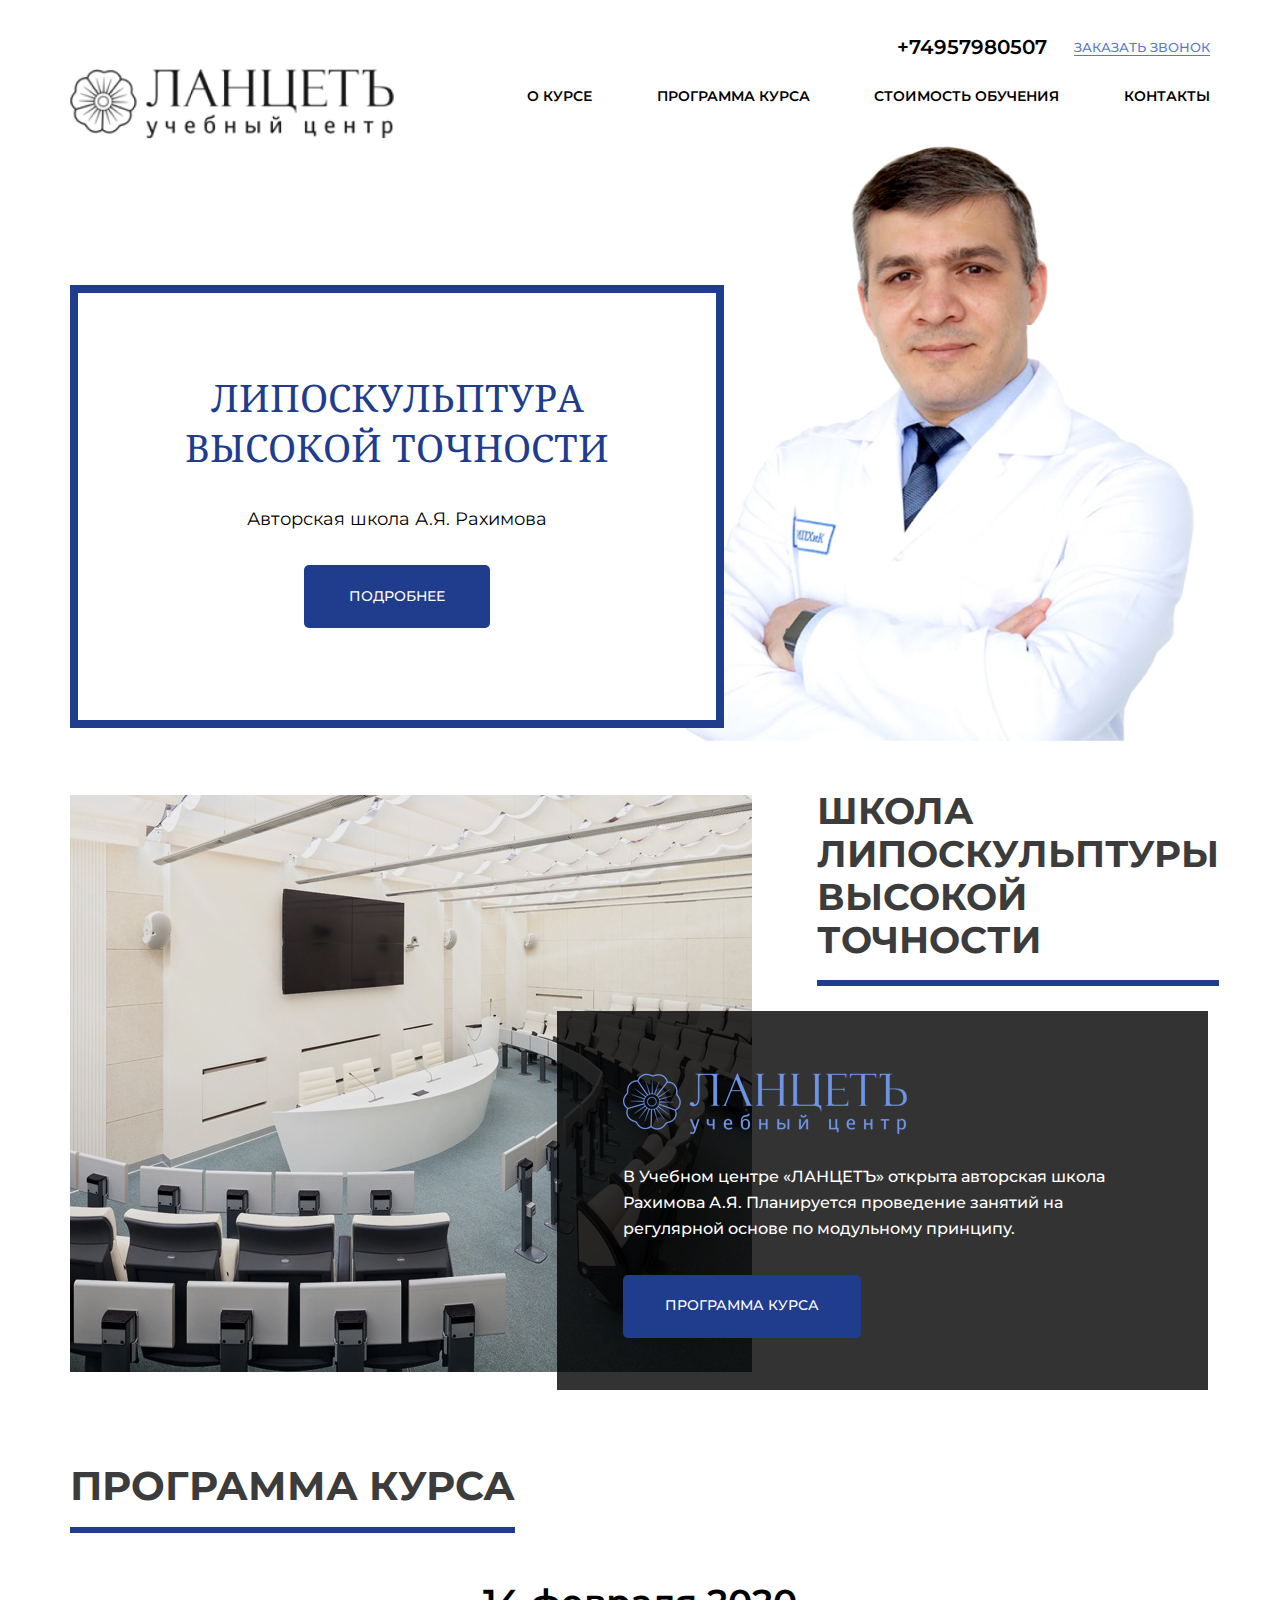
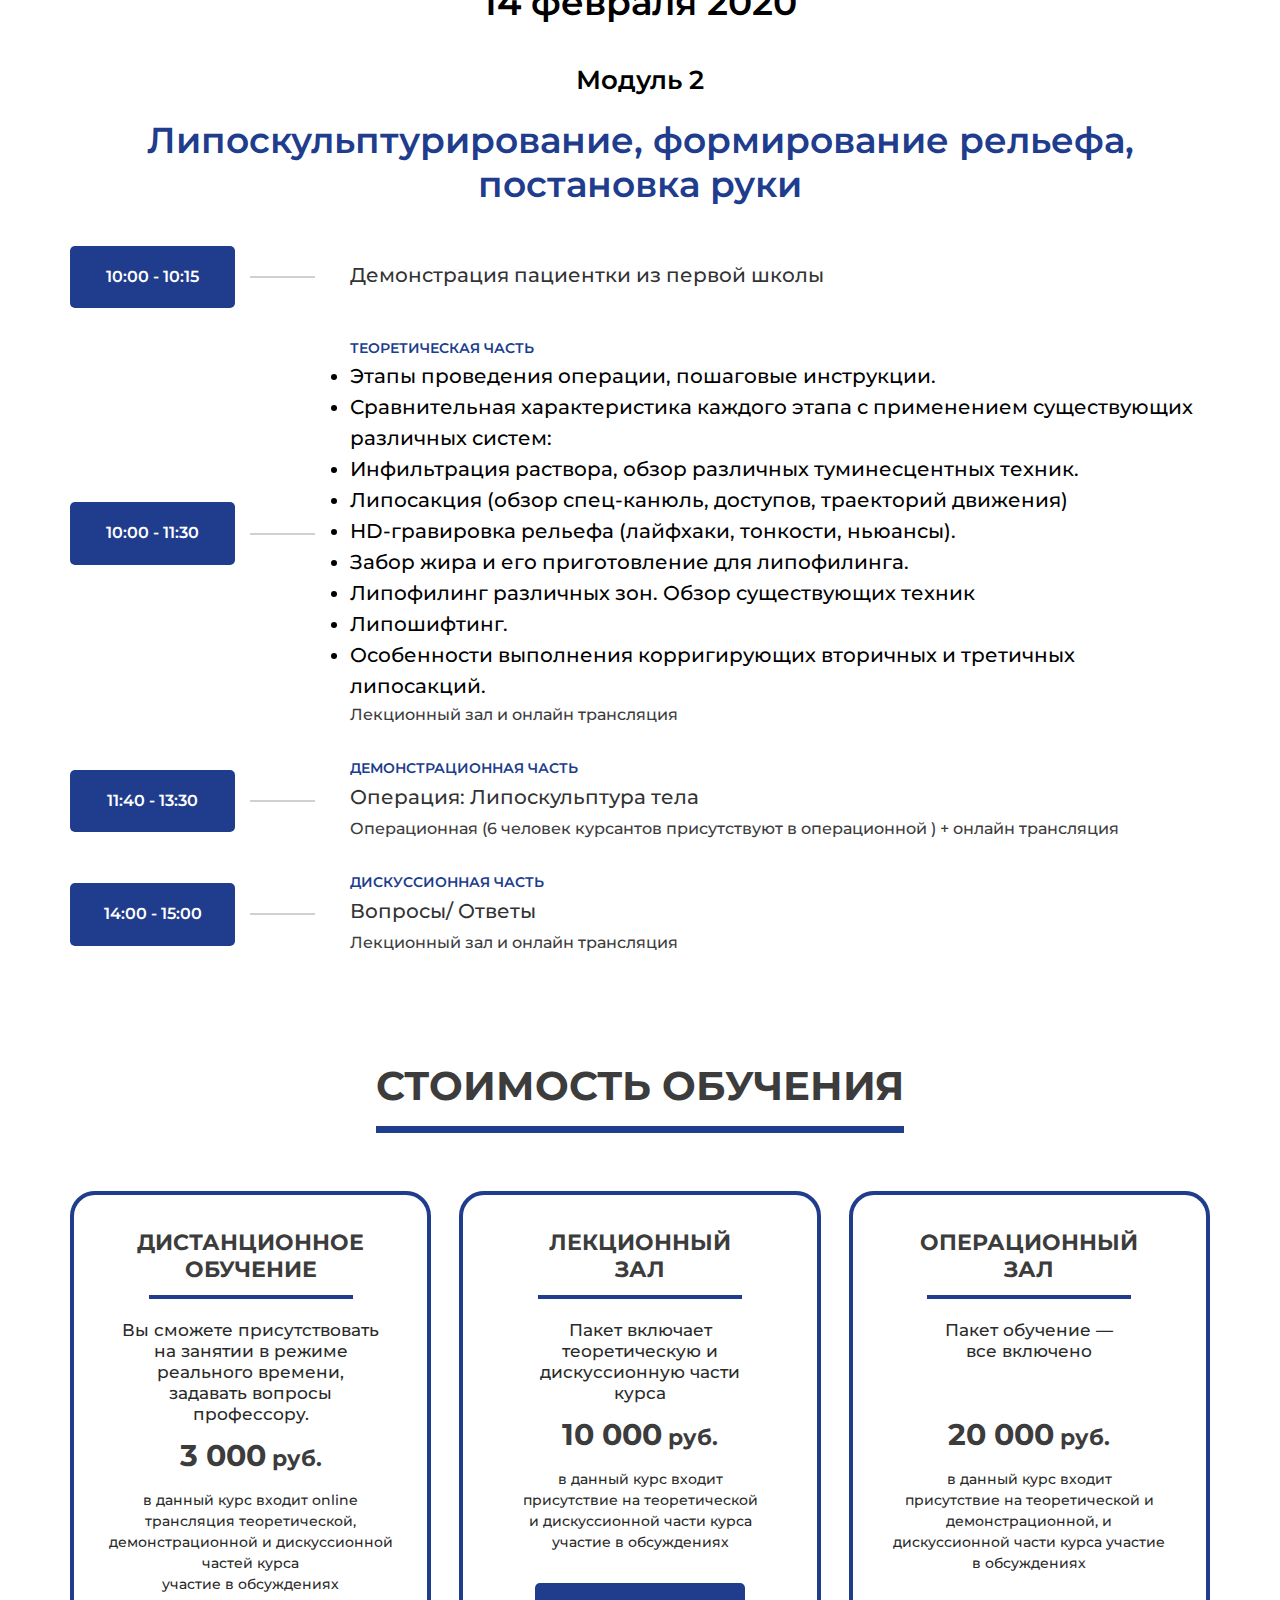
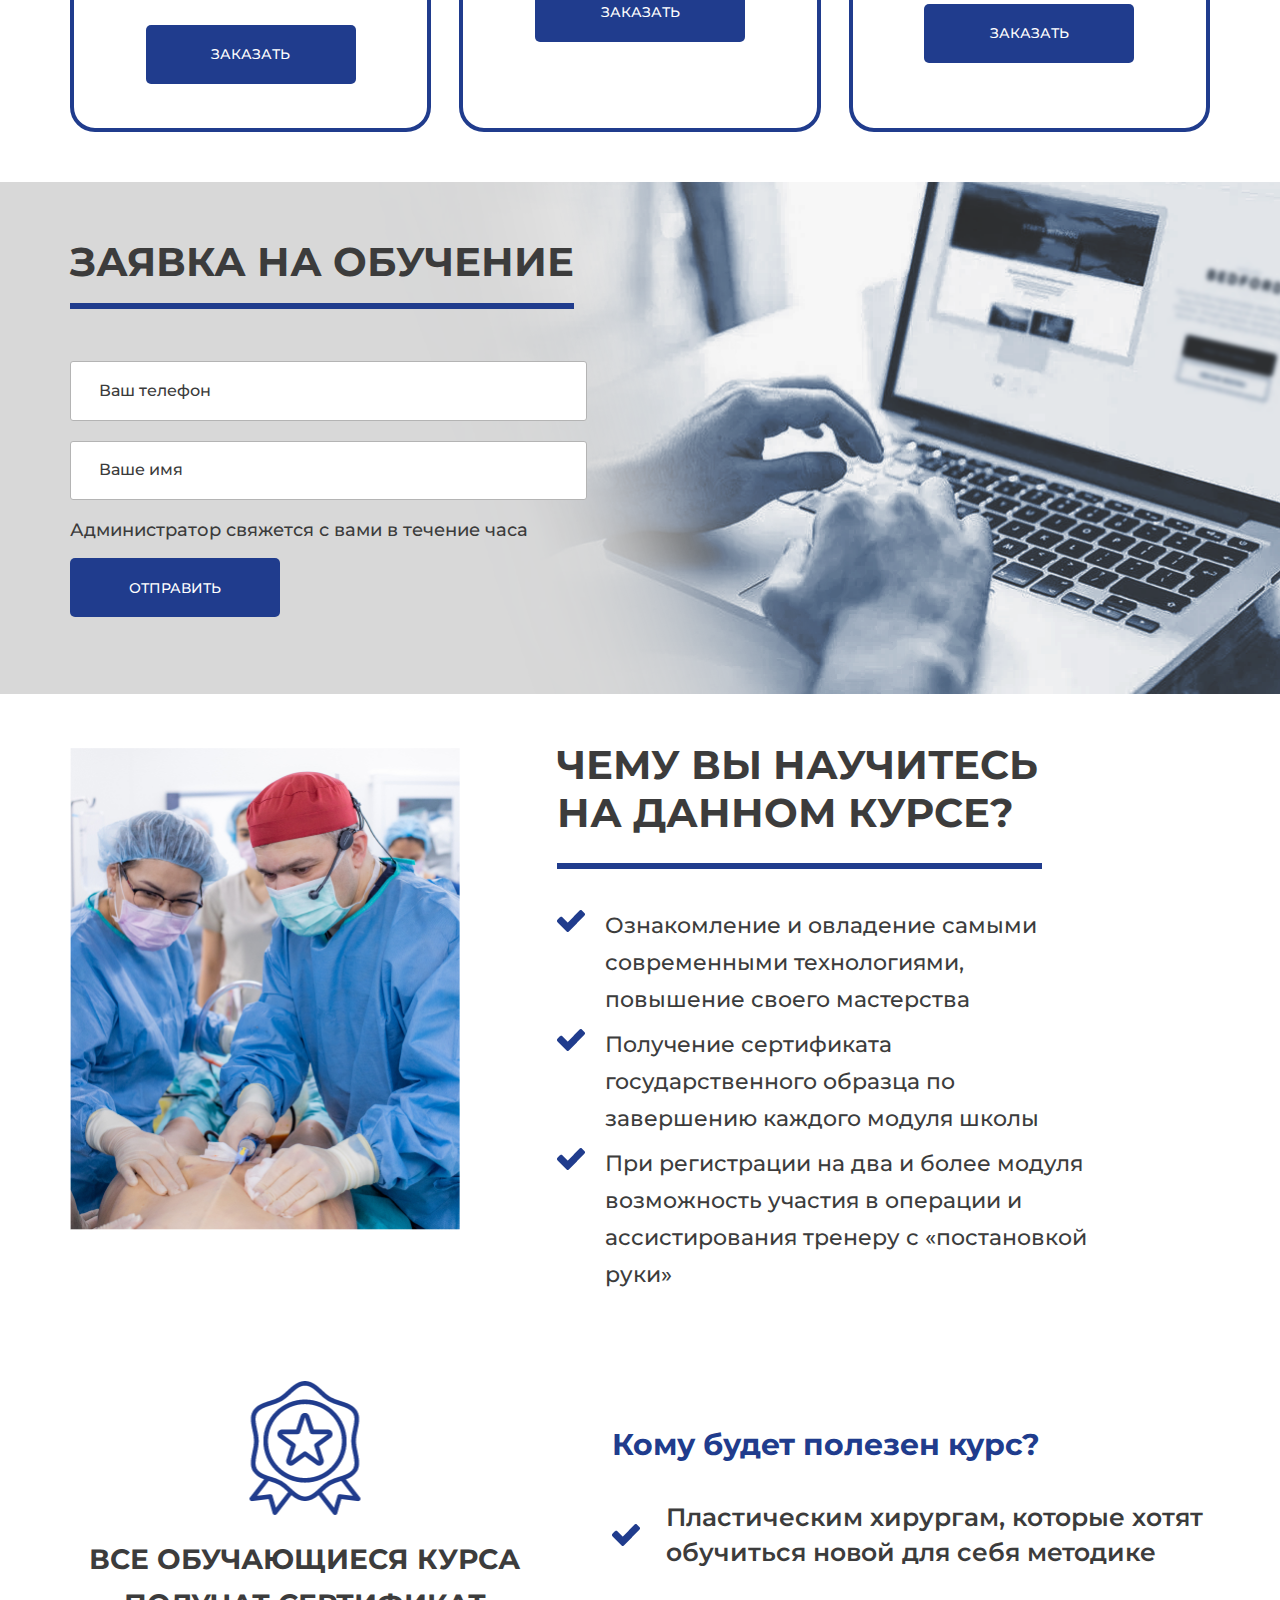
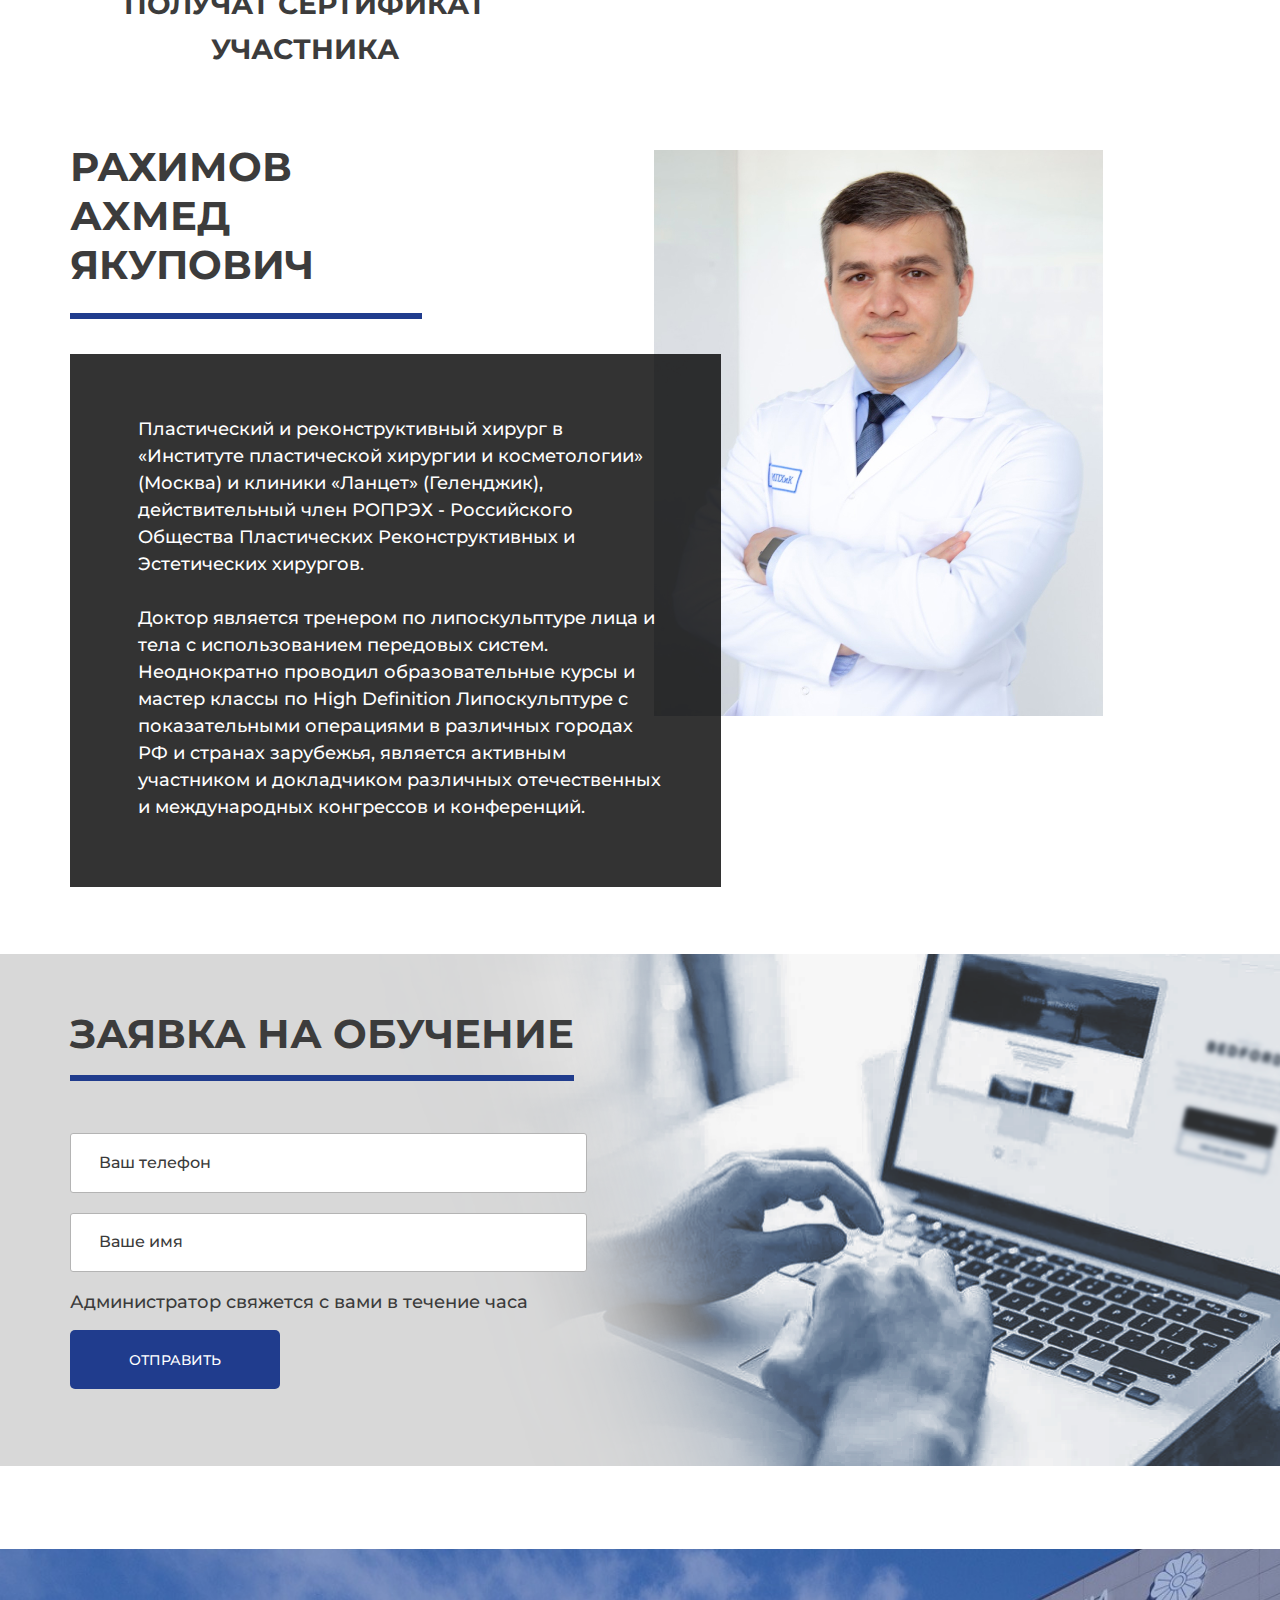
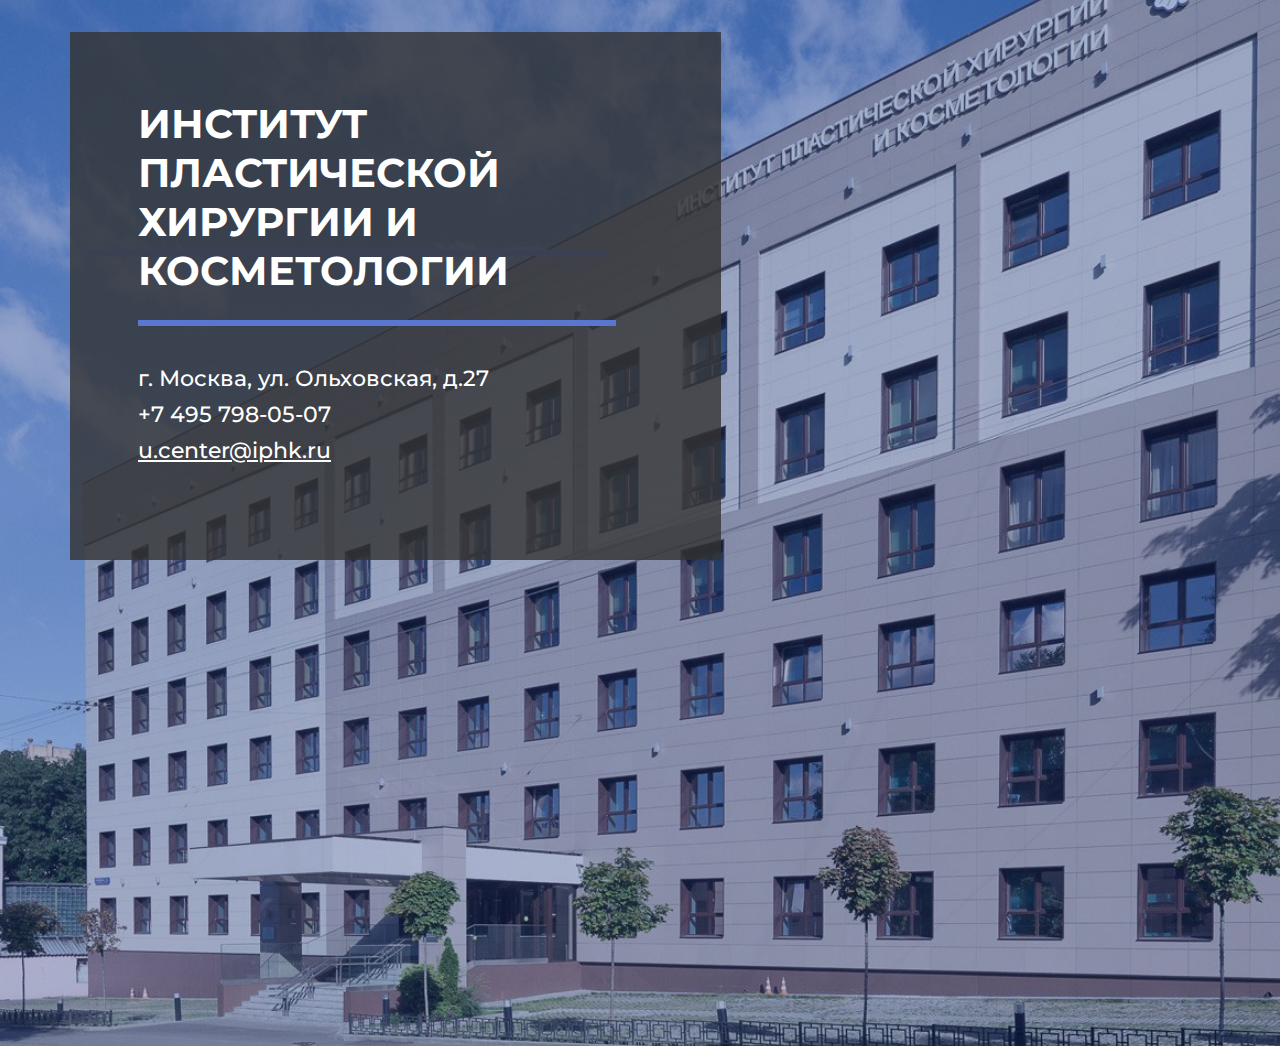
<file: rahimov.edulancet.com/index.html>
<!DOCTYPE html>


<html lang="ru">
<head>
	<meta charset="utf-8">
	<title>Авторская школа А.Я. Рахимова - Липоскульптура высокой точности</title>
	<meta name="description" content="Авторская школа А.Я. Рахимова - Липоскульптура высокой точности">
	<link rel="shortcut icon" href="img/favicon/favicon.ico" type="image/x-icon">
	<link rel="apple-touch-icon" href="img/favicon/apple-touch-icon.png">
	<link rel="apple-touch-icon" sizes="72x72" href="img/favicon/apple-touch-icon-72x72.png">
	<link rel="apple-touch-icon" sizes="114x114" href="img/favicon/apple-touch-icon-114x114.png">
	<meta http-equiv="X-UA-Compatible" content="IE=edge">
	<meta name="viewport" content="width=device-width, initial-scale=1, maximum-scale=1">
	<meta name = "format-detection" content = "telephone=no">
	<link href="https://fonts.googleapis.com/css?family=Montserrat:400,500,600,700|Noto+Serif&display=swap&subset=cyrillic" rel="stylesheet">
	<link rel="stylesheet" href="libs/fancybox/jquery.fancybox.css">
	<link rel="stylesheet" href="css/normalize.css">
	<link rel="stylesheet" href="css/main.css?v=2">

	<link rel="stylesheet" href="css/new.css?v=2">
	
	
	<!-- Facebook Pixel Code -->

<script>

!function(f,b,e,v,n,t,s)

{if(f.fbq)return;n=f.fbq=function(){n.callMethod?

n.callMethod.apply(n,arguments):n.queue.push(arguments)};

if(!f._fbq)f._fbq=n;n.push=n;n.loaded=!0;n.version='2.0';

n.queue=[];t=b.createElement(e);t.async=!0;

t.src=v;s=b.getElementsByTagName(e)[0];

s.parentNode.insertBefore(t,s)}(window,document,'script',

'https://connect.facebook.net/en_US/fbevents.js');

fbq('init', '1736821083121074'); 

fbq('track', 'PageView');

</script>

<noscript>

<img height="1" width="1"

src="https://www.facebook.com/tr?id=1736821083121074&ev=PageView

&noscript=1"/>

</noscript>

<!-- End Facebook Pixel Code -->
	
</head>
<body>
    <!-- Yandex.Metrika counter -->
<script type="text/javascript" >
   (function(m,e,t,r,i,k,a){m[i]=m[i]||function(){(m[i].a=m[i].a||[]).push(arguments)};
   m[i].l=1*new Date();k=e.createElement(t),a=e.getElementsByTagName(t)[0],k.async=1,k.src=r,a.parentNode.insertBefore(k,a)})
   (window, document, "script", "https://mc.yandex.ru/metrika/tag.js", "ym");

   ym(56353816, "init", {
        clickmap:true,
        trackLinks:true,
        accurateTrackBounce:true,
        webvisor:true
   });
</script>
<noscript><div><img src="https://mc.yandex.ru/watch/56353816" style="position:absolute; left:-9999px;" alt="" /></div></noscript>
<!-- /Yandex.Metrika counter -->
<div class="site-wrap">
	<div class="toTop-wrap">
		<div id="toTop"></div>
	</div>
	<div class="banner-wrap">
		<div class="container">
			<!-- <div class="banner-bg"></div> -->
			<header class="main-header">
				<div class="main-header-container">
					<a href="#" class="main-header-logo">
						<img src="img/logo.png" alt="">
					</a>
					<div class="main-header-wrap">
						<div class="main-header-contact">
							<a class="main-header-tel" href="tel:+74957980507">+74957980507</a>
							<a class="fancybox main-header-link" onmousedown="fbq('track', 'SubmitApplication');" href="#popup1">Заказать звонок</a>
						</div>
						<nav class="main-header-nav">
							<menu class="main-header-menu">
								<li>
									<a href="#mammoplasty" data-target="anchor">О курсе</a>
								</li>
								<li>
									<a href="#program" data-target="anchor">Программа курса</a>
								</li>
								<li>
									<a href="#tariffs" data-target="anchor">Стоимость обучения</a>
								</li>
								<li>
									<a href="#clinic" data-target="anchor">Контакты</a>
								</li>
							</menu>
						</nav>
					</div>
					<div class="main-header-menu-toggle">
						<img src="img/burger.svg" alt="">
					</div>
				</div>
			</header>
			<section class="banner">
				<div class="banner-container">
					<!-- <h1>Тонкости и нюансы</h1> -->
					<h2>Липоскульптура высокой точности</h2>
					<p>Авторская школа А.Я. Рахимова</p>
					<a href="#mammoplasty" data-target="anchor" class="btn1">Подробнее</a>
				</div>
			</section>
		</div>
	</div>
	<main>
		<section class="mammoplasty" id="mammoplasty">
			<div class="container">
				<div class="mammoplasty-wrap">
					<div class="mammoplasty-img">
						<img src="img/mammoplasty-img.jpg" alt="">
					</div>
					<div class="mammoplasty-text">
						<h2>Школа Липоскульптуры высокой точности</h2>
						<div class="mammoplasty-text-container">
							<div class="mammoplasty-text-img">
								<img src="img/mammoplasty-logo.png" alt="">
							</div>
							<div class="mammoplasty-text-wrap">
								<p>В Учебном центре «ЛАНЦЕТЪ» открыта авторская школа Рахимова А.Я. Планируется проведение занятий на регулярной основе по модульному принципу.</p>
							</div>
							<div class="mammoplasty-btn-wrap">
								<a href="#program" class="btn1" data-target="anchor">Программа курса</a>
							</div>
						</div>
					</div>
				</div>
			</div>
		</section>


		<!-- <section class="program" id="program">
			<div class="container">
				<h2>Программа курса</h2>


				<div class="modul">
					Модуль 1. Основы липоскульптурирования
				</div>

				<div class="program-list">
					<div class="program-item">
						<b>10:00 - 11:30</b>
						<div class="program-item-text">
							<span>Теоретическая  часть</span>

							<ul class="p-list">
								<li>История и перспективность развития направления. </li>
								<li>Обзор современных технологий и продвинутых высокоточных систем.</li>
								<li>Критерии безопасности проведения операции. Рекомендации международной экспертной группы “Task Force”.</li>
								<li>Консультация пациента по липоскульптуре. Документация.</li>
								<li>Особенности предоперационной разметки.</li>
								<li>Ведение пациента в послеоперационном периоде. Реабилитация.</li>
							</ul>
							

							<p>Лекционный зал и онлайн трансляция</p>

							
						</div>
					</div>
					<div class="program-item">
						<b>11:40 - 13:30</b>
						<div class="program-item-text">
							<span>Демонстрационная часть</span>
							<h3>Операция: Липоскульптура тела (модель мужчина или/и женщина)</h3>
							<p>Операционная (6 человек курсантов присутствуют в  операционной ) + онлайн трансляция</p>
						</div>
					</div>
					<div class="program-item">
						<b>14:00 - 15:00</b>
						<div class="program-item-text">
							<span>Дискуссионная часть</span>
							<h3>Вопросы/ Ответы</h3>
							<p>Лекционный зал и онлайн трансляция</p>
						</div>
					</div>
				</div>
			</div>
		</section>
		<section class="tariffs" id="tariffs">
			<div class="container">
				<h2>Стоимость обучения</h2>

				<div class="tariffs-list">
					<div class="tariffs-item">
						<h3>Дистанционное обучение</h3>
						<p class="tariffs-text1">Вы сможете присутствовать на занятии в режиме реального времени, задавать вопросы профессору.</p>
						<b><span>3 000</span> руб.</b>
						<p class="tariffs-text2">в данный курс входит online  трансляция  теоретической, демонстрационной и дискуссионной частей курса <br> участие в обсуждениях</p>
						<a data-topic="Дистанционное обучение" href="#popup2" onmousedown="fbq('track', 'SubmitApplication');" class="btn1 fancybox">Заказать</a>
					</div>
					<div class="tariffs-item">
						<h3>Лекционный зал</h3>
						<p class="tariffs-text1">Пакет включает теоретическую и дискуссионную части курса</p>
						<b><span>10 000</span> руб.</b>
						<p class="tariffs-text2">в данный курс входит присутствие на теоретической и дискуссионной части курса участие в обсуждениях</p>
						<a data-topic="Лекционный зал" href="#popup2" onmousedown="fbq('track', 'SubmitApplication');" class="btn1 fancybox">Заказать</a>
					</div>
					<div class="tariffs-item">
						<h3>Операционный зал</h3>
						<p class="tariffs-text1">Пакет обучение — все включено</p>
						<b><span>20 000</span> руб.</b>
						<p class="tariffs-text2">в данный курс входит <br> присутствие на теоретической и демонстрационной, и дискуссионной части курса участие в обсуждениях</p>
						<a data-topic="Операционный зал" href="#popup2" onmousedown="fbq('track', 'SubmitApplication');" class="btn1 fancybox">Заказать</a>
					</div>
				</div>

				<div class="disc">
					*При регистрации на два и более модуля – опция «постановка руки» - возможность участия в операции с тренером
				</div>
			</div>
		</section> -->


		<section class="program" id="program">
			<div class="container">
				<h2>Программа курса</h2>

				<div class="date">14 февраля 2020</div>
				<div class="number-modul">Модуль 2</div>
				<div class="modul">
					Липоскульптурирование, формирование рельефа, постановка руки  
				</div>
				
				<div class="program-list">
					<div class="program-item">
						<b>10:00 - 10:15</b>
						<div class="program-item-text">
							<h3>Демонстрация пациентки из первой школы</h3>
						</div>
					</div>
					<div class="program-item">
						<b>10:00 - 11:30</b>
						<div class="program-item-text">
							<span>Теоретическая часть</span>

							<ul class="p-list">
								<li>Этапы проведения операции, пошаговые инструкции.</li>
								<li>Сравнительная характеристика каждого этапа с применением существующих различных систем:</li>
								<li>Инфильтрация раствора, обзор различных туминесцентных техник.</li>
								<li>Липосакция (обзор спец-канюль, доступов, траекторий движения)</li>
								<li>HD-гравировка рельефа (лайфхаки, тонкости, ньюансы).</li>
								<li>Забор жира и его приготовление для липофилинга.</li>
								<li>Липофилинг различных зон. Обзор существующих техник</li>
								<li>Липошифтинг.</li>
								<li>Особенности выполнения корригирующих вторичных и третичных липосакций. </li>
							</ul>
							

							<p>Лекционный зал и онлайн трансляция</p>
						</div>
					</div>
					<div class="program-item">
						<b>11:40 - 13:30</b>
						<div class="program-item-text">
							<span>Демонстрационная часть</span>
							<h3>Операция: Липоскульптура тела</h3>
							<p>Операционная (6 человек курсантов присутствуют в  операционной ) + онлайн трансляция</p>
						</div>
					</div>
					<div class="program-item">
						<b>14:00 - 15:00</b>
						<div class="program-item-text">
							<span>Дискуссионная часть</span>
							<h3>Вопросы/ Ответы</h3>
							<p>Лекционный зал и онлайн трансляция</p>
						</div>
					</div>
				</div>
			</div>
		</section>
		<section class="tariffs" id="tariffs">
			<div class="container">
				<h2>Стоимость обучения</h2>

				<div class="tariffs-list">
					<div class="tariffs-item">
						<h3>Дистанционное обучение</h3>
						<p class="tariffs-text1">Вы сможете присутствовать на занятии в режиме реального времени, задавать вопросы профессору.</p>
						<b><span>3 000</span> руб.</b>
						<p class="tariffs-text2">в данный курс входит online  трансляция  теоретической, демонстрационной и дискуссионной частей курса <br> участие в обсуждениях</p>
						<a data-topic="Дистанционное обучение" href="#popup2" onmousedown="fbq('track', 'SubmitApplication');" class="btn1 fancybox">Заказать</a>
					</div>
					<div class="tariffs-item">
						<h3>Лекционный зал</h3>
						<p class="tariffs-text1">Пакет включает теоретическую и дискуссионную части курса</p>
						<b><span>10 000</span> руб.</b>
						<p class="tariffs-text2">в данный курс входит присутствие на теоретической и дискуссионной части курса участие в обсуждениях</p>
						<a data-topic="Лекционный зал" href="#popup2" onmousedown="fbq('track', 'SubmitApplication');" class="btn1 fancybox">Заказать</a>
					</div>
					<div class="tariffs-item">
						<h3>Операционный зал</h3>
						<p class="tariffs-text1">Пакет обучение — все включено</p>
						<b><span>20 000</span> руб.</b>
						<p class="tariffs-text2">в данный курс входит <br> присутствие на теоретической и демонстрационной, и дискуссионной части курса участие в обсуждениях</p>
						<a data-topic="Операционный зал" href="#popup2" onmousedown="fbq('track', 'SubmitApplication');" class="btn1 fancybox">Заказать</a>
					</div>
				</div>

				<!-- <div class="disc">
					*При регистрации на два и более модуля – опция «постановка руки» - возможность участия в операции с тренером
				</div> -->
			</div>
		</section>



		<!-- <section class="program" id="program">
			<div class="container">


				<div class="modul">
					Модуль 3. High Definition Липоскульптура. Коррекция фигуры у профессиональных спортсменов   
				</div>
				
				<div class="program-list">
					<div class="program-item">
						<b>10:00 - 10:15</b>
						<div class="program-item-text">
							<h3>Показ пациентки из первой школы <br>Или видео если пациентка не сможет приехать</h3>
						</div>
					</div>
					<div class="program-item">
						<b>10:20 - 11:40</b>
						<div class="program-item-text">
							<span>Теоретическая часть</span>

							<ul class="p-list">
								<li>Особенности планирования и проведения операции  Липоскульптуры у мужчин и женщин.</li>
								<li>Особенности работы со спортсменами-любителями и профессионалами.</li>
							</ul>
							

							<p>Лекционный зал и онлайн трансляция</p>
						</div>
					</div>
					<div class="program-item">
						<b>12:00 - 14:00</b>
						<div class="program-item-text">
							<span>Демонстрационная часть</span>
							<h3>Операция: Липоскульптура тела (модель мужчина или/и женщина)</h3>
							<p>Операционная (6 человек курсантов присутствуют в  операционной ) и онлайн трансляция</p>
						</div>
					</div>
					<div class="program-item">
						<b>14:00 - 15:00</b>
						<div class="program-item-text">
							<span>Дискуссионная часть</span>
							<h3>Вопросы/ Ответы</h3>
							<p>Лекционный зал и онлайн трансляция</p>
						</div>
					</div>
				</div>
			</div>
		</section>
		<section class="tariffs" id="tariffs">
			<div class="container">
				<h2>Стоимость обучения</h2>

				<div class="tariffs-list">
					<div class="tariffs-item">
						<h3>Дистанционное обучение</h3>
						<p class="tariffs-text1">Вы сможете присутствовать на занятии в режиме реального времени, задавать вопросы профессору.</p>
						<b><span>3 000</span> руб.</b>
						<p class="tariffs-text2">в данный курс входит online  трансляция  теоретической, демонстрационной и дискуссионной частей курса <br> участие в обсуждениях</p>
						<a data-topic="Дистанционное обучение" href="#popup2" onmousedown="fbq('track', 'SubmitApplication');" class="btn1 fancybox">Заказать</a>
					</div>
					<div class="tariffs-item">
						<h3>Лекционный зал</h3>
						<p class="tariffs-text1">Пакет включает теоретическую и дискуссионную части курса</p>
						<b><span>10 000</span> руб.</b>
						<p class="tariffs-text2">в данный курс входит присутствие на теоретической и дискуссионной части курса участие в обсуждениях</p>
						<a data-topic="Лекционный зал" href="#popup2" onmousedown="fbq('track', 'SubmitApplication');" class="btn1 fancybox">Заказать</a>
					</div>
					<div class="tariffs-item">
						<h3>Операционный зал</h3>
						<p class="tariffs-text1">Пакет обучение — все включено</p>
						<b><span>20 000</span> руб.</b>
						<p class="tariffs-text2">в данный курс входит <br> присутствие на теоретической и демонстрационной, и дискуссионной части курса участие в обсуждениях</p>
						<a data-topic="Операционный зал" href="#popup2" onmousedown="fbq('track', 'SubmitApplication');" class="btn1 fancybox">Заказать</a>
					</div>
				</div>

				
			</div>
		</section> -->



		<!-- <section class="program" id="program">
			<div class="container">


				<div class="modul">
					Модуль 4.  Липоскульптура как комплексный инструмент в гармонизации тела
				</div>
				
				<div class="program-list">
					<div class="program-item">
						<b>10:00 - 10:15</b>
						<div class="program-item-text">
							<h3>Показ пациентки из первой школы <br>Или видео если пациентка не сможет приехать</h3>
						</div>
					</div>
					<div class="program-item">
						<b>10:20 - 11:40</b>
						<div class="program-item-text">
							<span>Теоретическая часть</span>
							<h3>Липоскульптура в сочетании с другими операциями на теле: абдоминопластика, эндопротезирование молочных желез, ягодичной области. Критерии проведения этапных операций. </h3>

							<p>Лекционный зал и онлайн трансляция</p>
						</div>
					</div>
					<div class="program-item">
						<b>12:00 - 14:00</b>
						<div class="program-item-text">
							<span>Демонстрационная часть</span>
							<h3>Операция: Липоскульптура тела (модель мужчина или/и женщина)</h3>
							<p>Операционная (6 человек курсантов присутствуют в  операционной ) и онлайн трансляция</p>
						</div>
					</div>
					<div class="program-item">
						<b>14:30 - 15:30</b>
						<div class="program-item-text">
							<span>Дискуссионная часть</span>
							<h3>Вопросы/ Ответы</h3>
							<p>Лекционный зал и онлайн трансляция</p>
						</div>
					</div>
				</div>
			</div>
		</section>
		<section class="tariffs" id="tariffs">
			<div class="container">
				<h2>Стоимость обучения</h2>

				<div class="tariffs-list">
					<div class="tariffs-item">
						<h3>Дистанционное обучение</h3>
						<p class="tariffs-text1">Вы сможете присутствовать на занятии в режиме реального времени, задавать вопросы профессору.</p>
						<b><span>3 000</span> руб.</b>
						<p class="tariffs-text2">в данный курс входит online  трансляция  теоретической, демонстрационной и дискуссионной частей курса <br> участие в обсуждениях</p>
						<a data-topic="Дистанционное обучение" href="#popup2" onmousedown="fbq('track', 'SubmitApplication');" class="btn1 fancybox">Заказать</a>
					</div>
					<div class="tariffs-item">
						<h3>Лекционный зал</h3>
						<p class="tariffs-text1">Пакет включает теоретическую и дискуссионную части курса</p>
						<b><span>10 000</span> руб.</b>
						<p class="tariffs-text2">в данный курс входит присутствие на теоретической и дискуссионной части курса участие в обсуждениях</p>
						<a data-topic="Лекционный зал" href="#popup2" onmousedown="fbq('track', 'SubmitApplication');" class="btn1 fancybox">Заказать</a>
					</div>
					<div class="tariffs-item">
						<h3>Операционный зал</h3>
						<p class="tariffs-text1">Пакет обучение — все включено</p>
						<b><span>20 000</span> руб.</b>
						<p class="tariffs-text2">в данный курс входит <br> присутствие на теоретической и демонстрационной, и дискуссионной части курса участие в обсуждениях</p>
						<a data-topic="Операционный зал" href="#popup2" onmousedown="fbq('track', 'SubmitApplication');" class="btn1 fancybox">Заказать</a>
					</div>
				</div>

			</div>
		</section> -->











		<section class="feedback">
			<div class="container">
				<div class="feedback-bg"></div>
				<div class="feedback-wrap">
					<h2>Заявка на обучение</h2>
					<form id="form1" action="#" class="feedback-form">
						<input class="input" type="tel" name="tel" placeholder="Ваш телефон" required>
						<input class="input" type="text" name="name" placeholder="Ваше имя" required>
						<p>Администратор свяжется с вами в течение часа</p>
						<button type="submit" class="btn1">Отправить</button>
					</form>
				</div>
			</div>
		</section>
		<section class="info">
			<div class="container">
				<div class="info-list">
					<!-- <div class="info-item info-item1">
						<div class="info-item-text">
							<h2>Импланты</h2>
							<p>Демонстрационная операция будет проводиться с использованием анатомических имплантов компании <b>Sebbin</b></p>
						</div>
						<div class="info-item-img">
							<img src="img/info-item-1.jpg" alt="">
						</div>
					</div> -->
					<div class="info-item info-item2">
						<div class="info-item-img">
							<img src="img/info-item-2.jpg" alt="">
						</div>
						<div class="info-item-text">
							<h2>Чему вы научитесь на данном курсе?</h2>
							<ul>
								<li>Ознакомление и овладение самыми современными технологиями, повышение своего мастерства</li>
								<li>Получение сертификата государственного образца по завершению каждого модуля школы</li>
								<li>При регистрации на два и более модуля возможность участия в операции и ассистирования тренеру с «постановкой руки» </li>
							</ul>
							<!-- <p>и другим полезным навыкам от мастера маммопластики, профессора Сергеева.</p> -->
						</div>
					</div>
				</div>
			</div>
		</section>



		



		<section class="certificate">
			<div class="container">
				<div class="certificate-container">
					<div class="certificate-wrap1">
						<h2>Все обучающиеся курса получат сертификат участника</h2>
					</div>
					<div class="certificate-wrap2">
						<h3>Кому будет полезен курс?</h3>
						<ul>
							<li>Пластическим хирургам, которые хотят обучиться новой для себя методике</li>
						</ul>
					</div>
				</div>
			</div>
		</section>
		<section class="aboutMe">
			<div class="container">
				<div class="aboutMe-wrap">
					<div class="aboutMe-text">
						<h2>Рахимов Аxмед Якупович </h2>
						<div class="aboutMe-text-wrap">
							<p>Пластический и реконструктивный хирург в «Институте пластической хирургии и косметологии» (Москва) и клиники «Ланцет» (Геленджик), действительный член РОПРЭХ - Российского Общества Пластических Реконструктивных и Эстетических хирургов. </p>
							<p>Доктор является тренером по липоскульптуре лица и тела с использованием передовых систем. Неоднократно проводил образовательные курсы и мастер классы по High Definition Липоскульптуре с показательными операциями в различных городах РФ и странах зарубежья, является активным участником и докладчиком различных отечественных и международных конгрессов и конференций.</p>
						</div>
					</div>
					<div class="aboutMe-img">
						<img src="img/about-11.jpg" alt="">
					</div>
				</div>
			</div>
		</section>
		<section class="feedback">
			<div class="container">
				<div class="feedback-bg"></div>
				<div class="feedback-wrap">
					<h2>Заявка на обучение</h2>
					<form id="form2" action="#" class="feedback-form">
						<input class="input" type="tel" name="tel" placeholder="Ваш телефон" required>
						<input class="input" type="text" name="name" placeholder="Ваше имя" required>
						<p>Администратор свяжется с вами в течение часа</p>
						<button type="submit" class="btn1">Отправить</button>
					</form>
				</div>
			</div>
		</section>
		<section class="clinic" id="clinic">
			<div class="container">
				<div class="clinic-wrap">
					<h2>Институт пластической хирургии и косметологии</h2>
					<ul>
						<li>г. Москва, ул. Ольховская, д.27</li>
						<li>
							<a href="tel:+74957980507">+7 495 798-05-07</a>
						</li>
						<li>
							<a class="clinic-email" href="mailto:u.center@iphk.ru">u.center@iphk.ru</a>
						</li>
					</ul>
				</div>
			</div>
		</section>
	</main>
</div>
	<div class="hidden">
		<div class="popup" id="popup1">
			<h2>Заказать звонок</h2>
			<form id="form3" action="#" class="popup-form">
				<input class="input" type="tel" name="tel" placeholder="Ваш телефон" required>
				<input class="input" type="text" name="name" placeholder="Ваше имя" required>
				<p>Администратор свяжется с вами в течение часа</p>
				<button type="submit" class="btn1">Отправить</button>
			</form>
		</div>
		<div class="popup" id="popup2">
			<h2>Оставить заявку</h2>
			<form action="#" class="popup-form" id="form4">
				<input style="display: none;" name="topic" type="text" class="popup-input-topic">
				<input class="input" type="tel" name="tel" placeholder="Ваш телефон" required>
				<input class="input" type="text" name="name" placeholder="Ваше имя" required>
				<p>Администратор свяжется с вами в течение часа</p>
				<button type="submit" class="btn1">Отправить</button>
			</form>
		</div>
		<div class="pop" id="pop">
			Спасибо. <br>
			Заявка успешно отправлена.
		</div>
	</div>
	<script src="libs/jquery/jquery-1.11.2.min.js"></script>
	<script src="libs/mask/jquery.inputmask.bundle.min.js"></script>
	<script src="libs/fancybox/jquery.fancybox.min.js"></script>
	<script src="js/common.js"></script>
</body>
</html>
</file>
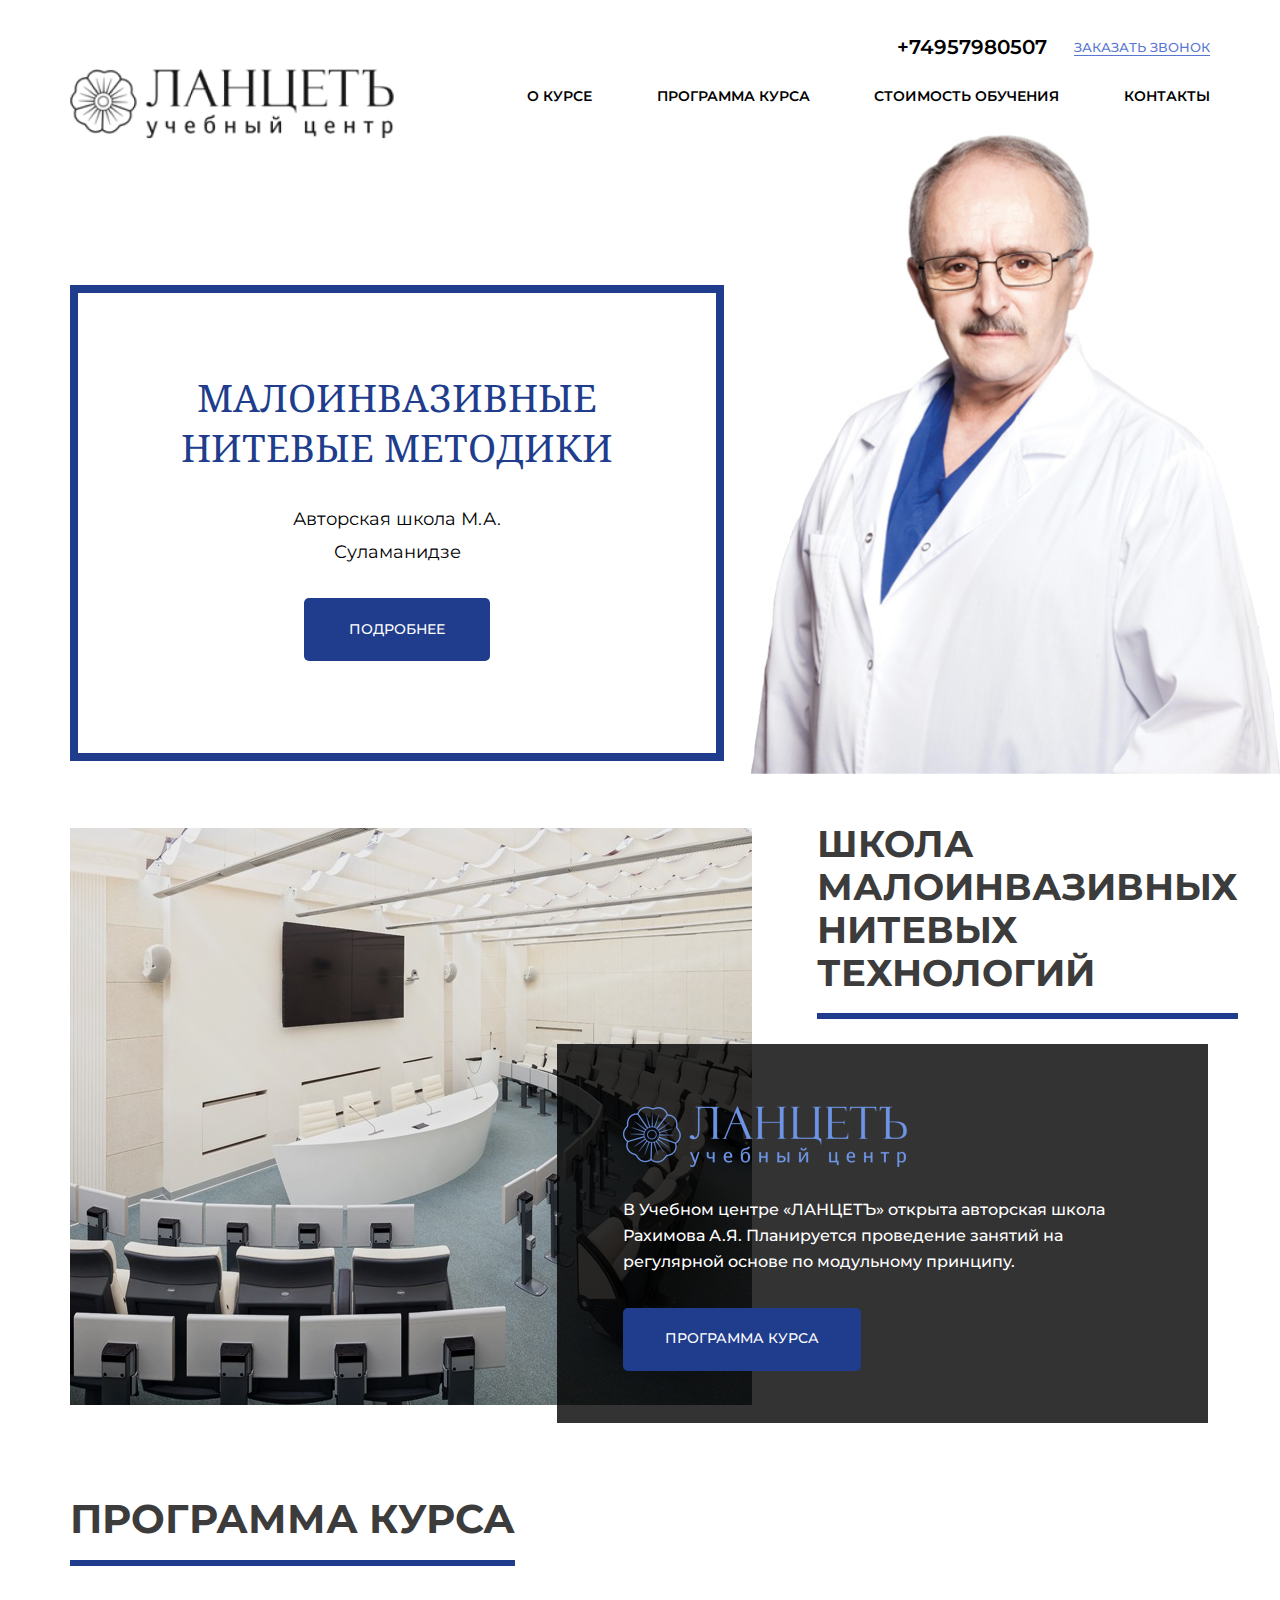
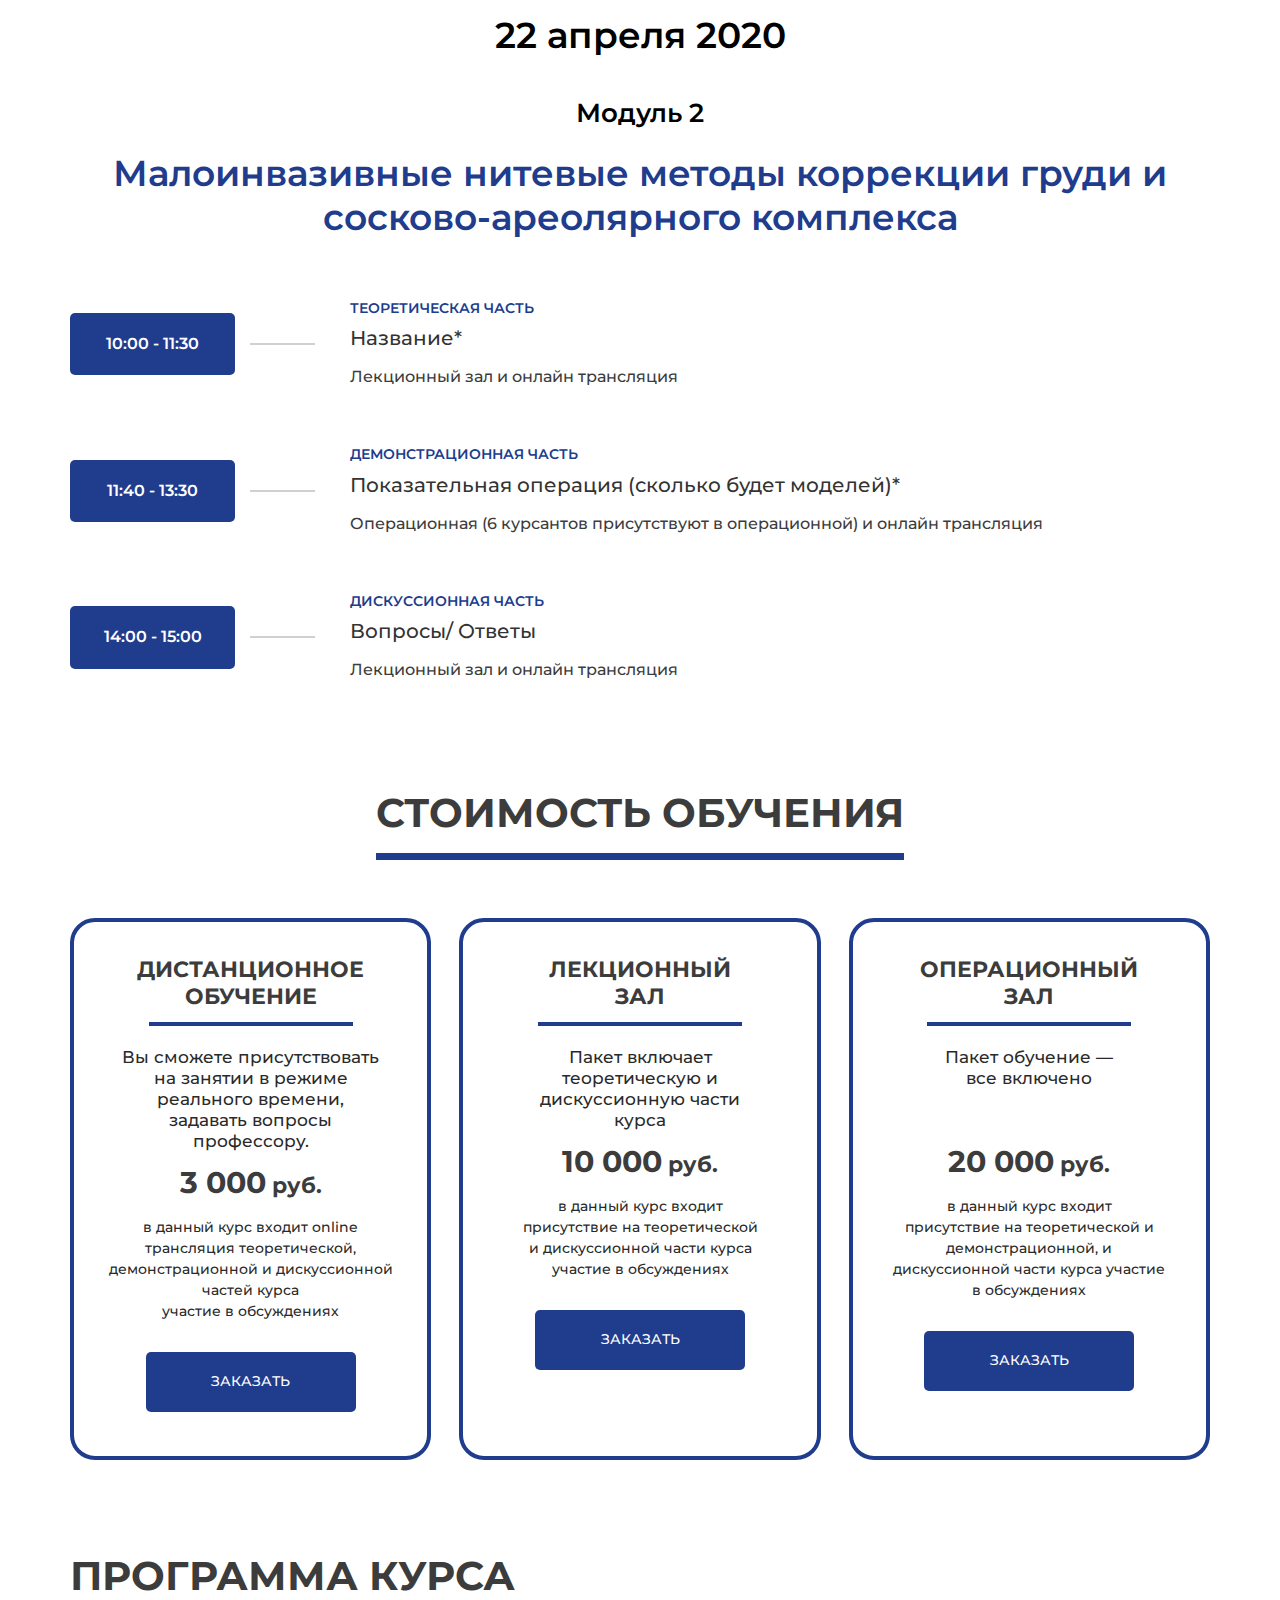
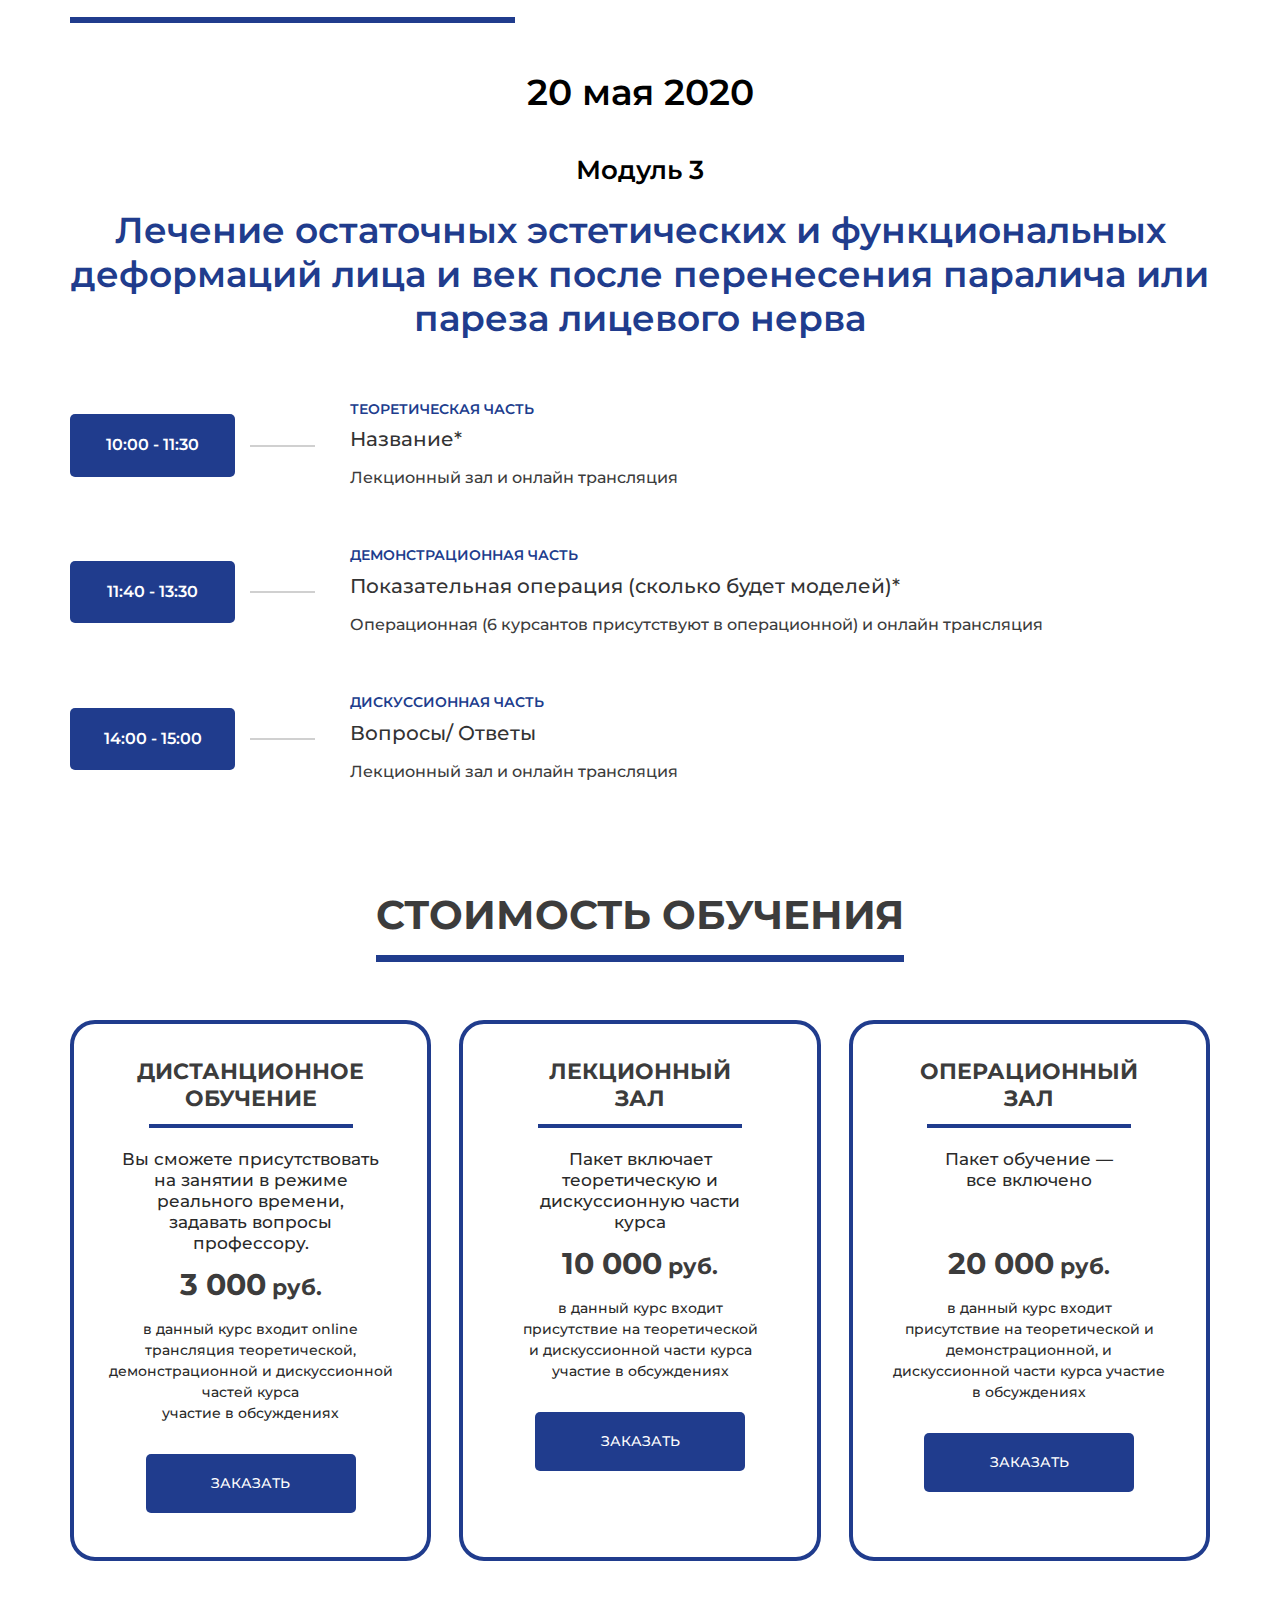
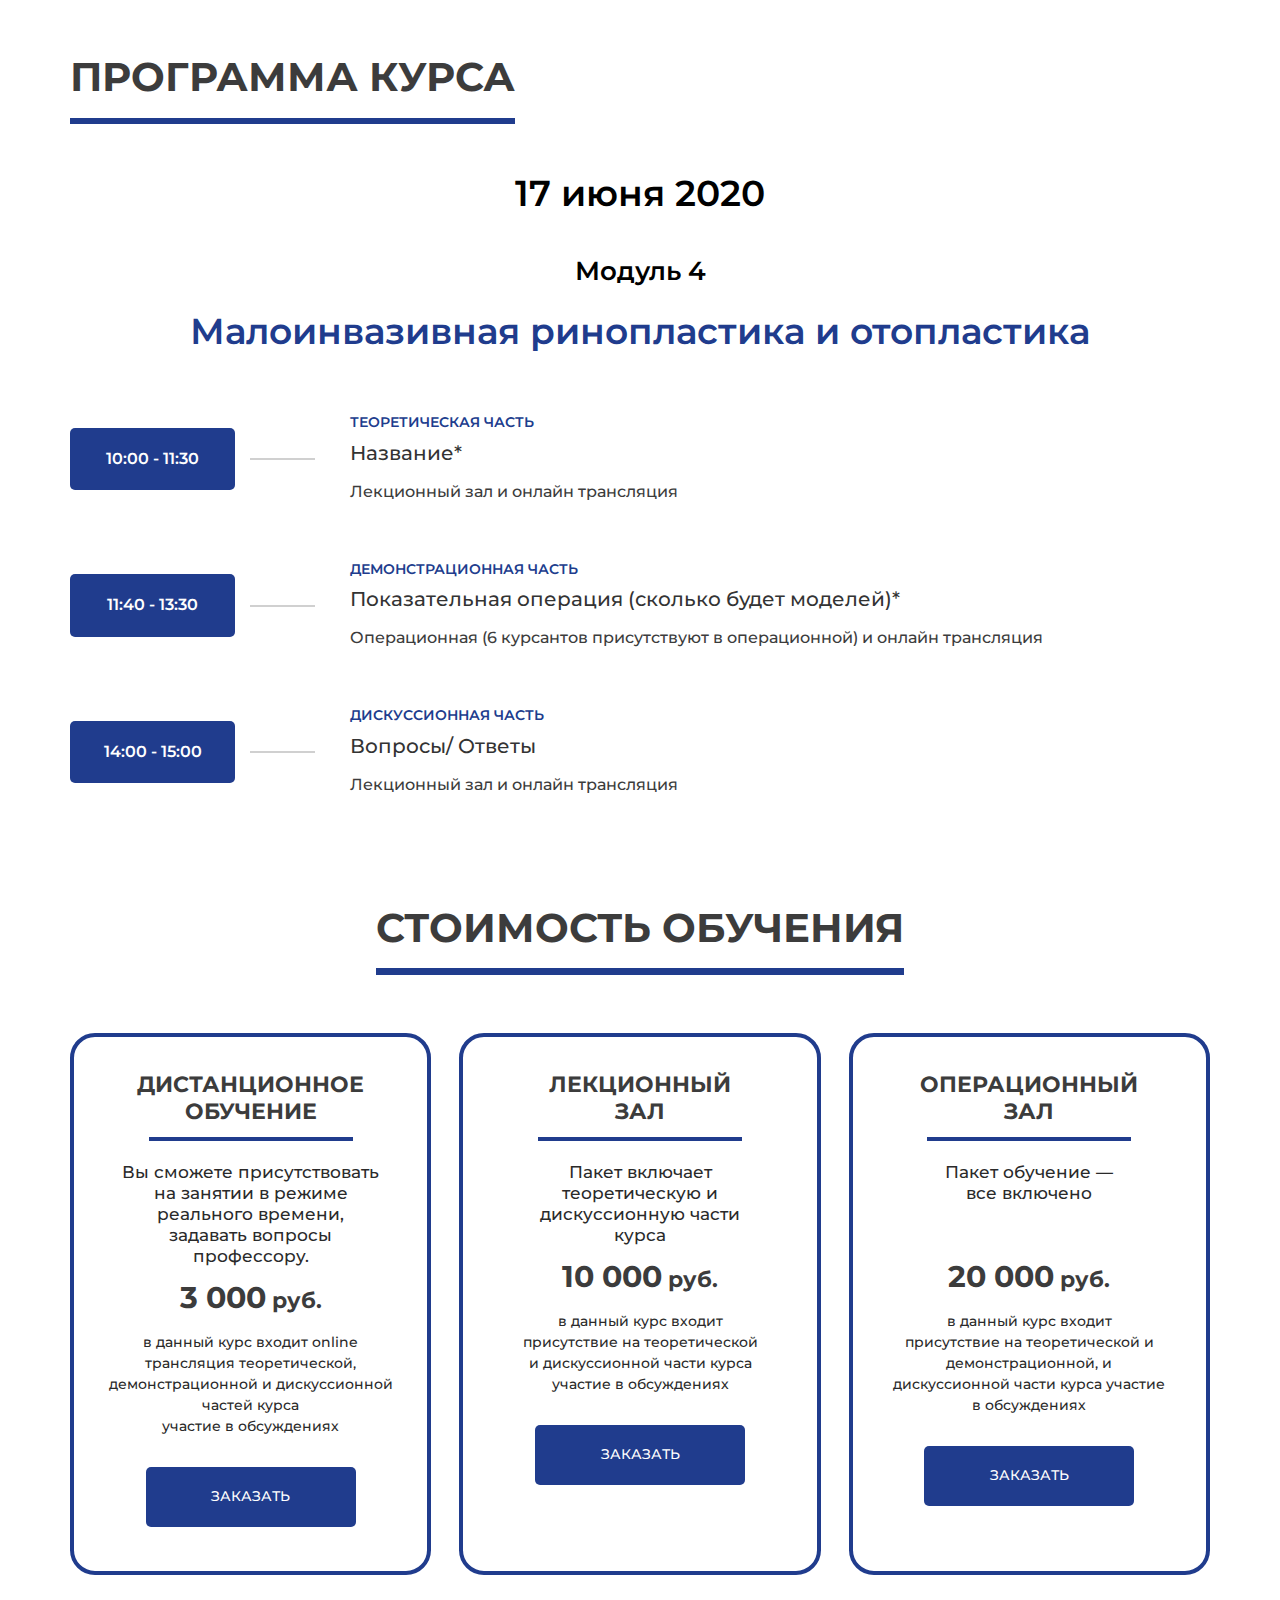
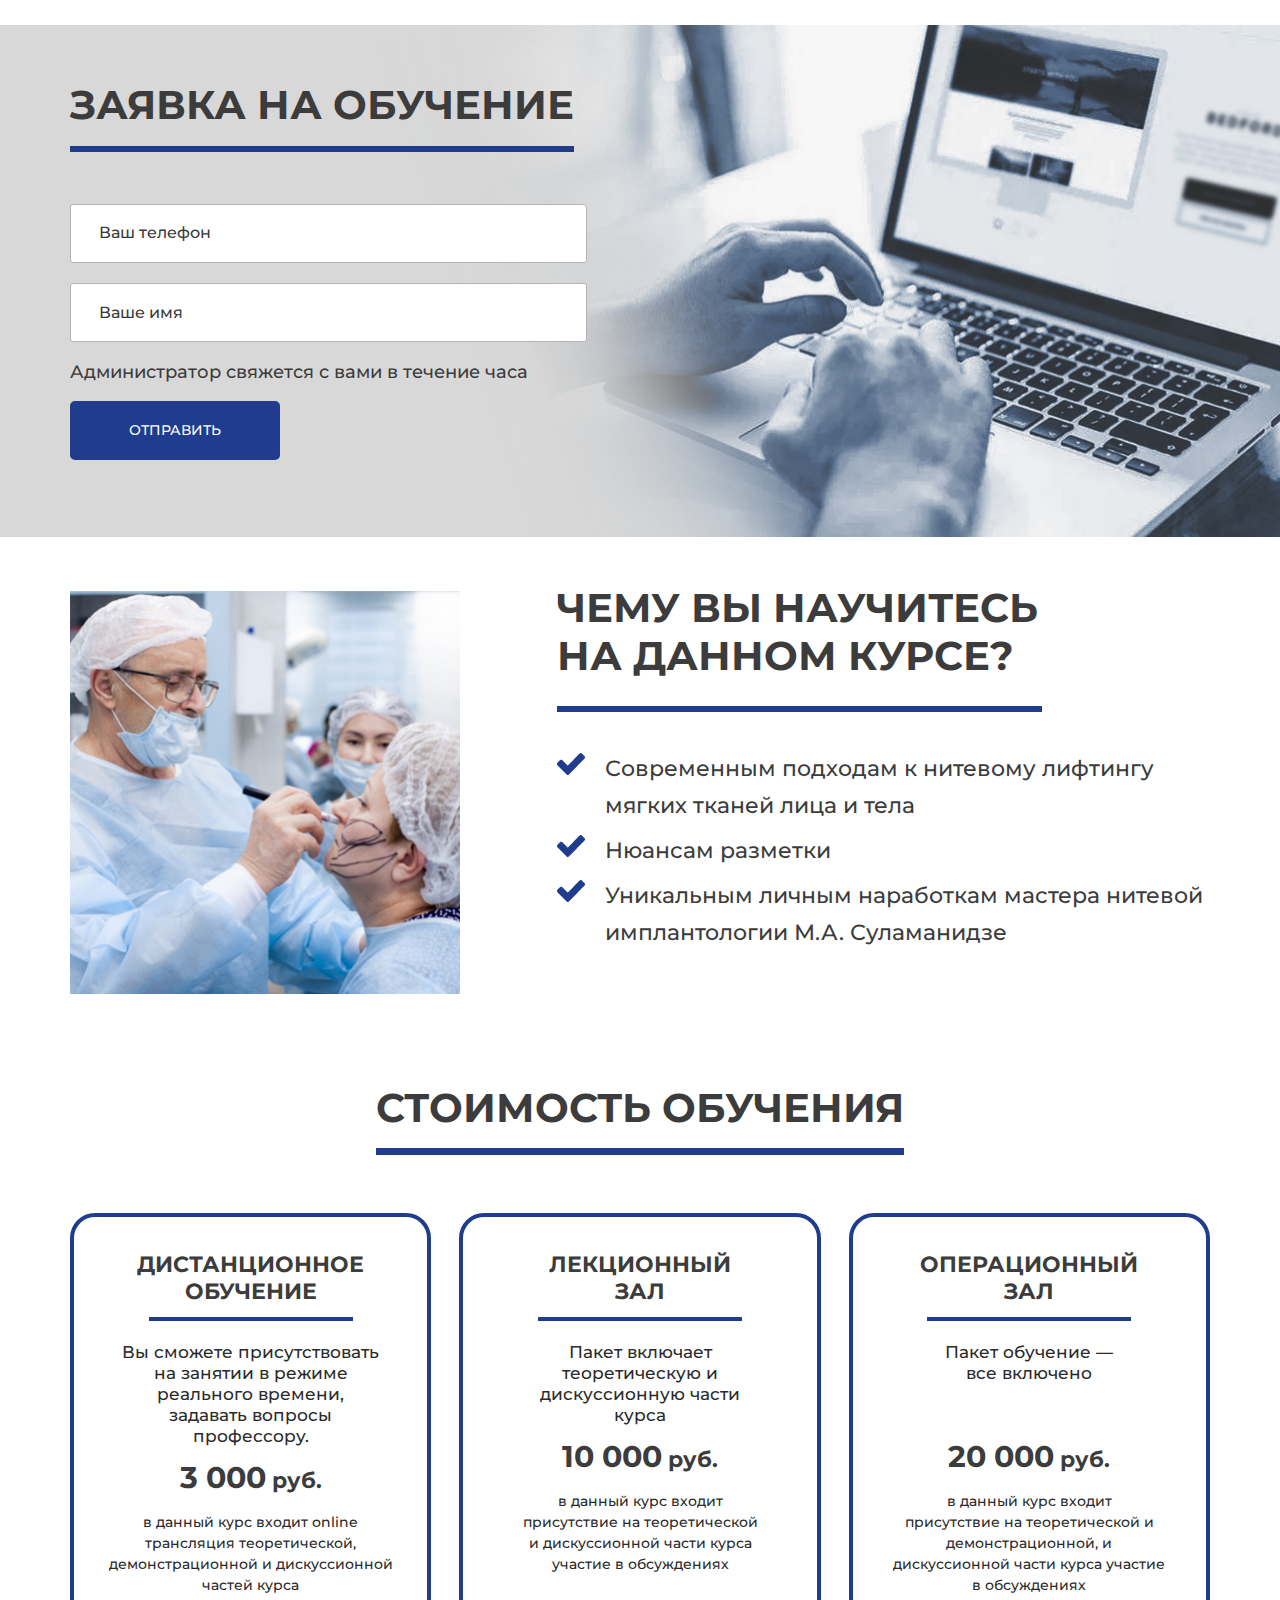
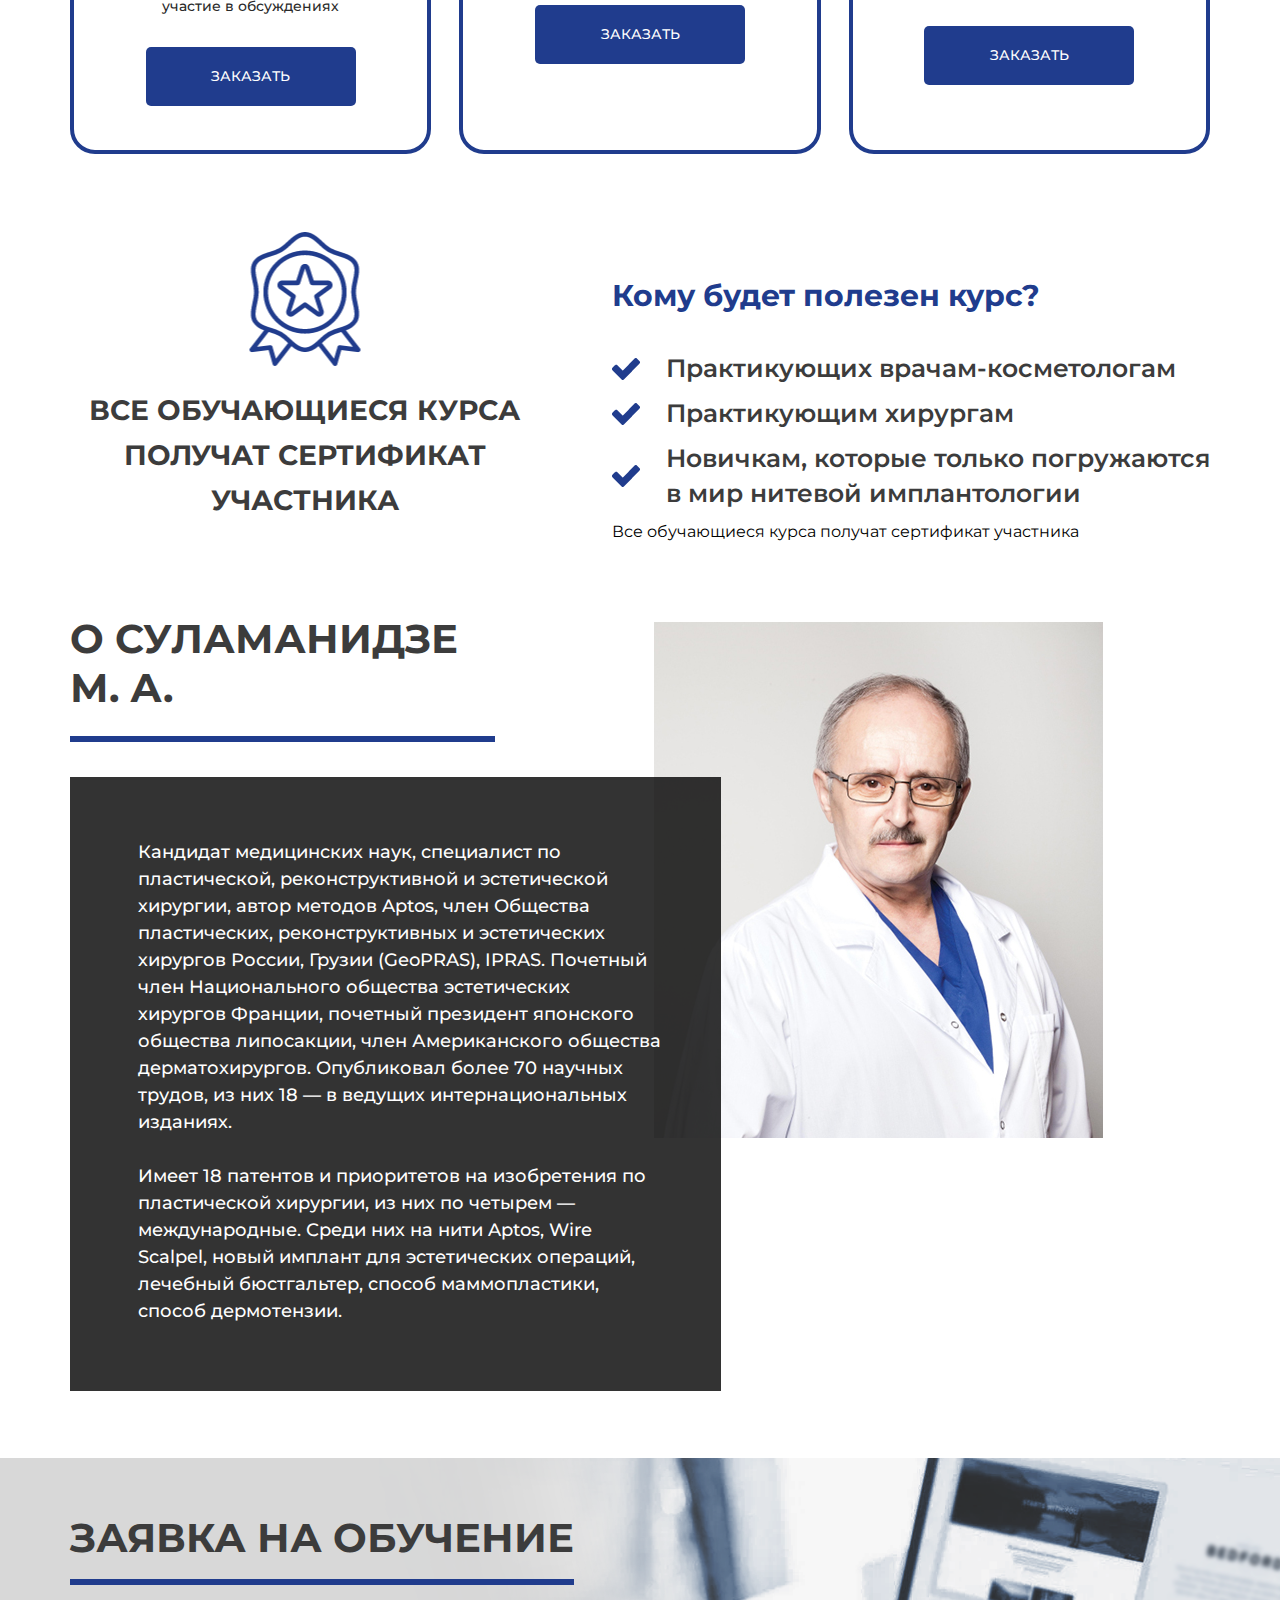
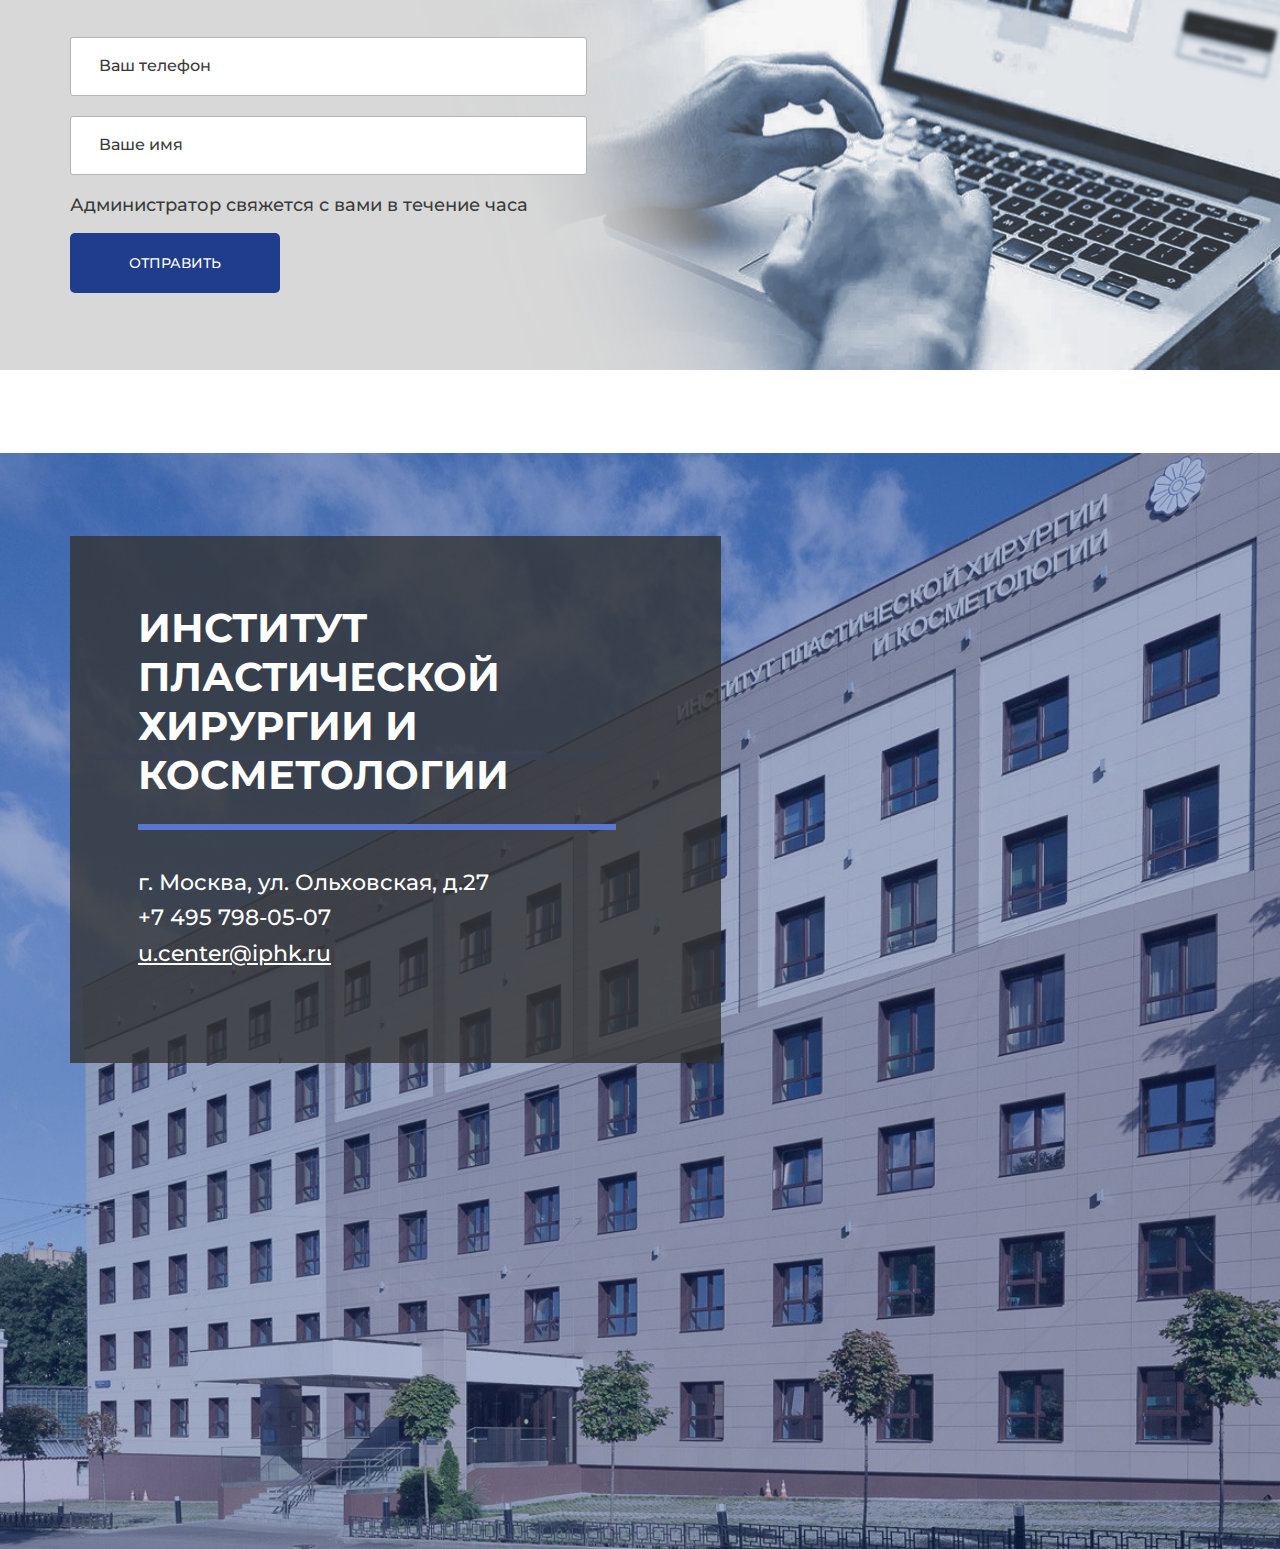
<file: sulamanidze.edulancet.com/index.html>
<!DOCTYPE html>


<html lang="ru">
<head>
	<meta charset="utf-8">
	<title>Авторская школа М.А. Суламанидзе - Малоинвазивные нитевые методики</title>
	<meta name="description" content="Авторская школа М.А. Суламанидзе - Малоинвазивные нитевые методики">
	<link rel="shortcut icon" href="img/favicon/favicon.ico" type="image/x-icon">
	<link rel="apple-touch-icon" href="img/favicon/apple-touch-icon.png">
	<link rel="apple-touch-icon" sizes="72x72" href="img/favicon/apple-touch-icon-72x72.png">
	<link rel="apple-touch-icon" sizes="114x114" href="img/favicon/apple-touch-icon-114x114.png">
	<meta http-equiv="X-UA-Compatible" content="IE=edge">
	<meta name="viewport" content="width=device-width, initial-scale=1, maximum-scale=1">
	<meta name = "format-detection" content = "telephone=no">
	<link href="https://fonts.googleapis.com/css?family=Montserrat:400,500,600,700|Noto+Serif&display=swap&subset=cyrillic" rel="stylesheet">
	<link rel="stylesheet" href="libs/fancybox/jquery.fancybox.css">
	<link rel="stylesheet" href="css/normalize.css">
	<link rel="stylesheet" href="css/main.css?v=2">

	<link rel="stylesheet" href="css/new.css?v=2">
	
	
	<!-- Facebook Pixel Code -->

<script>

!function(f,b,e,v,n,t,s)

{if(f.fbq)return;n=f.fbq=function(){n.callMethod?

n.callMethod.apply(n,arguments):n.queue.push(arguments)};

if(!f._fbq)f._fbq=n;n.push=n;n.loaded=!0;n.version='2.0';

n.queue=[];t=b.createElement(e);t.async=!0;

t.src=v;s=b.getElementsByTagName(e)[0];

s.parentNode.insertBefore(t,s)}(window,document,'script',

'https://connect.facebook.net/en_US/fbevents.js');

fbq('init', '1736821083121074'); 

fbq('track', 'PageView');

</script>

<noscript>

<img height="1" width="1"

src="https://www.facebook.com/tr?id=1736821083121074&ev=PageView

&noscript=1"/>

</noscript>

<!-- End Facebook Pixel Code -->
	
</head>
<body>
    <!-- Yandex.Metrika counter -->
<script type="text/javascript" >
   (function(m,e,t,r,i,k,a){m[i]=m[i]||function(){(m[i].a=m[i].a||[]).push(arguments)};
   m[i].l=1*new Date();k=e.createElement(t),a=e.getElementsByTagName(t)[0],k.async=1,k.src=r,a.parentNode.insertBefore(k,a)})
   (window, document, "script", "https://mc.yandex.ru/metrika/tag.js", "ym");

   ym(56353816, "init", {
        clickmap:true,
        trackLinks:true,
        accurateTrackBounce:true,
        webvisor:true
   });
</script>
<noscript><div><img src="https://mc.yandex.ru/watch/56353816" style="position:absolute; left:-9999px;" alt="" /></div></noscript>
<!-- /Yandex.Metrika counter -->
<div class="site-wrap">
	<div class="toTop-wrap">
		<div id="toTop"></div>
	</div>
	<div class="banner-wrap">
		<div class="container">
			<!-- <div class="banner-bg"></div> -->
			<header class="main-header">
				<div class="main-header-container">
					<a href="#" class="main-header-logo">
						<img src="img/logo.png" alt="">
					</a>
					<div class="main-header-wrap">
						<div class="main-header-contact">
							<a class="main-header-tel" href="tel:+74957980507">+74957980507</a>
							<a class="fancybox main-header-link" onmousedown="fbq('track', 'SubmitApplication');" href="#popup1">Заказать звонок</a>
						</div>
						<nav class="main-header-nav">
							<menu class="main-header-menu">
								<li>
									<a href="#mammoplasty" data-target="anchor">О курсе</a>
								</li>
								<li>
									<a href="#program" data-target="anchor">Программа курса</a>
								</li>
								<li>
									<a href="#tariffs" data-target="anchor">Стоимость обучения</a>
								</li>
								<li>
									<a href="#clinic" data-target="anchor">Контакты</a>
								</li>
							</menu>
						</nav>
					</div>
					<div class="main-header-menu-toggle">
						<img src="img/burger.svg" alt="">
					</div>
				</div>
			</header>
			<section class="banner">
				<div class="banner-container">
					<!-- <h1>Тонкости и нюансы</h1> -->
					<h2>Малоинвазивные нитевые методики</h2>
					<p>Авторская школа М.А. Суламанидзе</p>
					<a href="#mammoplasty" data-target="anchor" class="btn1">Подробнее</a>
				</div>
			</section>
		</div>
	</div>
	<main>
		<section class="mammoplasty" id="mammoplasty">
			<div class="container">
				<div class="mammoplasty-wrap">
					<div class="mammoplasty-img">
						<img src="img/mammoplasty-img.jpg" alt="">
					</div>
					<div class="mammoplasty-text">
						<h2>Школа Малоинвазивных нитевых технологий</h2>
						<div class="mammoplasty-text-container">
							<div class="mammoplasty-text-img">
								<img src="img/mammoplasty-logo.png" alt="">
							</div>
							<div class="mammoplasty-text-wrap">
								<p>В Учебном центре «ЛАНЦЕТЪ» открыта авторская школа Рахимова А.Я. Планируется проведение занятий на регулярной основе по модульному принципу.</p>
							</div>
							<div class="mammoplasty-btn-wrap">
								<a href="#program" class="btn1" data-target="anchor">Программа курса</a>
							</div>
						</div>
					</div>
				</div>
			</div>
		</section>




		<!-- <section class="program" id="program">
			<div class="container">
				<h2>Программа курса</h2>

				<div class="date">дата начала курса</div>
				<div class="number-modul">Модуль 1</div>
				<div class="modul">
					Малоинвазивные нитевые методики эстетической хирургии – методы Аптос  
				</div>
				
				<div class="program-list">
					<div class="program-item">
						<b>10:00 - 11:30</b>
						<div class="program-item-text">
							<span>Теоретическая часть</span>
							<h3>Применения нитевых технологий в пластической и эстетической хирургии, техники, осложнения, практические рекомендации</h3>
							<p>Лекционный зал и онлайн трансляция</p>
						</div>
					</div>
					<div class="program-item">
						<b>11:40 - 13:30</b>
						<div class="program-item-text">
							<span>Демонстрационная часть</span>
							<h3>Показательная операция. Нитевая имплантология (3 модели)</h3>
							<p>Операционная (6 курсантов присутствуют в операционной) и онлайн трансляция</p>
						</div>
					</div>
					<div class="program-item">
						<b>14:00 - 15:00</b>
						<div class="program-item-text">
							<span>Дискуссионная часть</span>
							<h3>Вопросы/ Ответы</h3>
							<p>Лекционный зал и онлайн трансляция</p>
						</div>
					</div>
				</div>
			</div>
		</section>
		<section class="tariffs" id="tariffs">
			<div class="container">
				<h2>Стоимость обучения</h2>

				<div class="tariffs-list">
					<div class="tariffs-item">
						<h3>Дистанционное обучение</h3>
						<p class="tariffs-text1">Вы сможете присутствовать на занятии в режиме реального времени, задавать вопросы профессору.</p>
						<b><span>3 000</span> руб.</b>
						<p class="tariffs-text2">в данный курс входит online  трансляция  теоретической, демонстрационной и дискуссионной частей курса <br> участие в обсуждениях</p>
						<a data-topic="Дистанционное обучение" href="#popup2" onmousedown="fbq('track', 'SubmitApplication');" class="btn1 fancybox">Заказать</a>
					</div>
					<div class="tariffs-item">
						<h3>Лекционный зал</h3>
						<p class="tariffs-text1">Пакет включает теоретическую и дискуссионную части курса</p>
						<b><span>10 000</span> руб.</b>
						<p class="tariffs-text2">в данный курс входит присутствие на теоретической и дискуссионной части курса участие в обсуждениях</p>
						<a data-topic="Лекционный зал" href="#popup2" onmousedown="fbq('track', 'SubmitApplication');" class="btn1 fancybox">Заказать</a>
					</div>
					<div class="tariffs-item">
						<h3>Операционный зал</h3>
						<p class="tariffs-text1">Пакет обучение — все включено</p>
						<b><span>20 000</span> руб.</b>
						<p class="tariffs-text2">в данный курс входит <br> присутствие на теоретической и демонстрационной, и дискуссионной части курса участие в обсуждениях</p>
						<a data-topic="Операционный зал" href="#popup2" onmousedown="fbq('track', 'SubmitApplication');" class="btn1 fancybox">Заказать</a>
					</div>
				</div>

				<div class="disc">
					*При регистрации на два и более модуля – опция «постановка руки» - возможность участия в операции с тренером
				</div>
			</div>
		</section> -->








		<section class="program" id="program">
			<div class="container">
				<h2>Программа курса</h2>

				<div class="date">22 апреля 2020</div>
				<div class="number-modul">Модуль 2</div>
				<div class="modul">
					Малоинвазивные нитевые методы коррекции груди и сосково-ареолярного комплекса
				</div>
				
				<div class="program-list">
					<div class="program-item">
						<b>10:00 - 11:30</b>
						<div class="program-item-text">
							<span>Теоретическая часть</span>
							<h3>Название*</h3>
							<p>Лекционный зал и онлайн трансляция</p>
						</div>
					</div>
					<div class="program-item">
						<b>11:40 - 13:30</b>
						<div class="program-item-text">
							<span>Демонстрационная часть</span>
							<h3>Показательная операция (сколько будет моделей)*</h3>
							<p>Операционная (6 курсантов присутствуют в операционной) и онлайн трансляция</p>
						</div>
					</div>
					<div class="program-item">
						<b>14:00 - 15:00</b>
						<div class="program-item-text">
							<span>Дискуссионная часть</span>
							<h3>Вопросы/ Ответы</h3>
							<p>Лекционный зал и онлайн трансляция</p>
						</div>
					</div>
				</div>
			</div>
		</section>
		<section class="tariffs" id="tariffs">
			<div class="container">
				<h2>Стоимость обучения</h2>

				<div class="tariffs-list">
					<div class="tariffs-item">
						<h3>Дистанционное обучение</h3>
						<p class="tariffs-text1">Вы сможете присутствовать на занятии в режиме реального времени, задавать вопросы профессору.</p>
						<b><span>3 000</span> руб.</b>
						<p class="tariffs-text2">в данный курс входит online  трансляция  теоретической, демонстрационной и дискуссионной частей курса <br> участие в обсуждениях</p>
						<a data-topic="Дистанционное обучение" href="#popup2" onmousedown="fbq('track', 'SubmitApplication');" class="btn1 fancybox">Заказать</a>
					</div>
					<div class="tariffs-item">
						<h3>Лекционный зал</h3>
						<p class="tariffs-text1">Пакет включает теоретическую и дискуссионную части курса</p>
						<b><span>10 000</span> руб.</b>
						<p class="tariffs-text2">в данный курс входит присутствие на теоретической и дискуссионной части курса участие в обсуждениях</p>
						<a data-topic="Лекционный зал" href="#popup2" onmousedown="fbq('track', 'SubmitApplication');" class="btn1 fancybox">Заказать</a>
					</div>
					<div class="tariffs-item">
						<h3>Операционный зал</h3>
						<p class="tariffs-text1">Пакет обучение — все включено</p>
						<b><span>20 000</span> руб.</b>
						<p class="tariffs-text2">в данный курс входит <br> присутствие на теоретической и демонстрационной, и дискуссионной части курса участие в обсуждениях</p>
						<a data-topic="Операционный зал" href="#popup2" onmousedown="fbq('track', 'SubmitApplication');" class="btn1 fancybox">Заказать</a>
					</div>
				</div>

				<!-- <div class="disc">
					*При регистрации на два и более модуля – опция «постановка руки» - возможность участия в операции с тренером
				</div> -->
			</div>
		</section>






		<section class="program" id="program">
			<div class="container">
				<h2>Программа курса</h2>

				<div class="date">20 мая 2020</div>
				<div class="number-modul">Модуль 3</div>
				<div class="modul">
					Лечение остаточных эстетических и функциональных деформаций лица и век после перенесения паралича или пареза лицевого нерва
				</div>
				
				<div class="program-list">
					<div class="program-item">
						<b>10:00 - 11:30</b>
						<div class="program-item-text">
							<span>Теоретическая часть</span>
							<h3>Название*</h3>
							<p>Лекционный зал и онлайн трансляция</p>
						</div>
					</div>
					<div class="program-item">
						<b>11:40 - 13:30</b>
						<div class="program-item-text">
							<span>Демонстрационная часть</span>
							<h3>Показательная операция (сколько будет моделей)*</h3>
							<p>Операционная (6 курсантов присутствуют в операционной) и онлайн трансляция</p>
						</div>
					</div>
					<div class="program-item">
						<b>14:00 - 15:00</b>
						<div class="program-item-text">
							<span>Дискуссионная часть</span>
							<h3>Вопросы/ Ответы</h3>
							<p>Лекционный зал и онлайн трансляция</p>
						</div>
					</div>
				</div>
			</div>
		</section>
		<section class="tariffs" id="tariffs">
			<div class="container">
				<h2>Стоимость обучения</h2>

				<div class="tariffs-list">
					<div class="tariffs-item">
						<h3>Дистанционное обучение</h3>
						<p class="tariffs-text1">Вы сможете присутствовать на занятии в режиме реального времени, задавать вопросы профессору.</p>
						<b><span>3 000</span> руб.</b>
						<p class="tariffs-text2">в данный курс входит online  трансляция  теоретической, демонстрационной и дискуссионной частей курса <br> участие в обсуждениях</p>
						<a data-topic="Дистанционное обучение" href="#popup2" onmousedown="fbq('track', 'SubmitApplication');" class="btn1 fancybox">Заказать</a>
					</div>
					<div class="tariffs-item">
						<h3>Лекционный зал</h3>
						<p class="tariffs-text1">Пакет включает теоретическую и дискуссионную части курса</p>
						<b><span>10 000</span> руб.</b>
						<p class="tariffs-text2">в данный курс входит присутствие на теоретической и дискуссионной части курса участие в обсуждениях</p>
						<a data-topic="Лекционный зал" href="#popup2" onmousedown="fbq('track', 'SubmitApplication');" class="btn1 fancybox">Заказать</a>
					</div>
					<div class="tariffs-item">
						<h3>Операционный зал</h3>
						<p class="tariffs-text1">Пакет обучение — все включено</p>
						<b><span>20 000</span> руб.</b>
						<p class="tariffs-text2">в данный курс входит <br> присутствие на теоретической и демонстрационной, и дискуссионной части курса участие в обсуждениях</p>
						<a data-topic="Операционный зал" href="#popup2" onmousedown="fbq('track', 'SubmitApplication');" class="btn1 fancybox">Заказать</a>
					</div>
				</div>

				<!-- <div class="disc">
					*При регистрации на два и более модуля – опция «постановка руки» - возможность участия в операции с тренером
				</div> -->
			</div>
		</section>






		<section class="program" id="program">
			<div class="container">
				<h2>Программа курса</h2>

				<div class="date">17 июня 2020</div>
				<div class="number-modul">Модуль 4</div>
				<div class="modul">
					Малоинвазивная ринопластика и отопластика
				</div>
				
				<div class="program-list">
					<div class="program-item">
						<b>10:00 - 11:30</b>
						<div class="program-item-text">
							<span>Теоретическая часть</span>
							<h3>Название*</h3>
							<p>Лекционный зал и онлайн трансляция</p>
						</div>
					</div>
					<div class="program-item">
						<b>11:40 - 13:30</b>
						<div class="program-item-text">
							<span>Демонстрационная часть</span>
							<h3>Показательная операция (сколько будет моделей)*</h3>
							<p>Операционная (6 курсантов присутствуют в операционной) и онлайн трансляция</p>
						</div>
					</div>
					<div class="program-item">
						<b>14:00 - 15:00</b>
						<div class="program-item-text">
							<span>Дискуссионная часть</span>
							<h3>Вопросы/ Ответы</h3>
							<p>Лекционный зал и онлайн трансляция</p>
						</div>
					</div>
				</div>
			</div>
		</section>
		<section class="tariffs" id="tariffs">
			<div class="container">
				<h2>Стоимость обучения</h2>

				<div class="tariffs-list">
					<div class="tariffs-item">
						<h3>Дистанционное обучение</h3>
						<p class="tariffs-text1">Вы сможете присутствовать на занятии в режиме реального времени, задавать вопросы профессору.</p>
						<b><span>3 000</span> руб.</b>
						<p class="tariffs-text2">в данный курс входит online  трансляция  теоретической, демонстрационной и дискуссионной частей курса <br> участие в обсуждениях</p>
						<a data-topic="Дистанционное обучение" href="#popup2" onmousedown="fbq('track', 'SubmitApplication');" class="btn1 fancybox">Заказать</a>
					</div>
					<div class="tariffs-item">
						<h3>Лекционный зал</h3>
						<p class="tariffs-text1">Пакет включает теоретическую и дискуссионную части курса</p>
						<b><span>10 000</span> руб.</b>
						<p class="tariffs-text2">в данный курс входит присутствие на теоретической и дискуссионной части курса участие в обсуждениях</p>
						<a data-topic="Лекционный зал" href="#popup2" onmousedown="fbq('track', 'SubmitApplication');" class="btn1 fancybox">Заказать</a>
					</div>
					<div class="tariffs-item">
						<h3>Операционный зал</h3>
						<p class="tariffs-text1">Пакет обучение — все включено</p>
						<b><span>20 000</span> руб.</b>
						<p class="tariffs-text2">в данный курс входит <br> присутствие на теоретической и демонстрационной, и дискуссионной части курса участие в обсуждениях</p>
						<a data-topic="Операционный зал" href="#popup2" onmousedown="fbq('track', 'SubmitApplication');" class="btn1 fancybox">Заказать</a>
					</div>
				</div>

				<!-- <div class="disc">
					*При регистрации на два и более модуля – опция «постановка руки» - возможность участия в операции с тренером
				</div> -->
			</div>
		</section>








		<section class="feedback">
			<div class="container">
				<div class="feedback-bg"></div>
				<div class="feedback-wrap">
					<h2>Заявка на обучение</h2>
					<form id="form1" action="#" class="feedback-form">
						<input class="input" type="tel" name="tel" placeholder="Ваш телефон" required>
						<input class="input" type="text" name="name" placeholder="Ваше имя" required>
						<p>Администратор свяжется с вами в течение часа</p>
						<button type="submit" class="btn1">Отправить</button>
					</form>
				</div>
			</div>
		</section>
		<section class="info">
			<div class="container">
				<div class="info-list">
					<!-- <div class="info-item info-item1">
						<div class="info-item-text">
							<h2>Импланты</h2>
							<p>Демонстрационная операция будет проводиться с использованием анатомических имплантов компании <b>Sebbin</b></p>
						</div>
						<div class="info-item-img">
							<img src="img/info-item-1.jpg" alt="">
						</div>
					</div> -->
					<div class="info-item info-item2">
						<div class="info-item-img">
							<img src="img/info-item-2.jpg" alt="">
						</div>
						<div class="info-item-text">
							<h2>Чему вы научитесь на данном курсе?</h2>
							<ul>
								<li>Современным подходам к нитевому лифтингу мягких тканей лица и тела</li>
								<li>Нюансам разметки</li>
								<li>Уникальным личным наработкам мастера нитевой имплантологии М.А. Суламанидзе</li>
							</ul>
							<!-- <p>и другим полезным навыкам от мастера маммопластики, профессора Сергеева.</p> -->
						</div>
					</div>
				</div>
			</div>
		</section>



		<section class="tariffs" id="tariffs">
			<div class="container">
				<h2>Стоимость обучения</h2>

				<div class="tariffs-list">
					<div class="tariffs-item">
						<h3>Дистанционное обучение</h3>
						<p class="tariffs-text1">Вы сможете присутствовать на занятии в режиме реального времени, задавать вопросы профессору.</p>
						<b><span>3 000</span> руб.</b>
						<p class="tariffs-text2">в данный курс входит online  трансляция  теоретической, демонстрационной и дискуссионной частей курса <br> участие в обсуждениях</p>
						<a data-topic="Дистанционное обучение" href="#popup2" onmousedown="fbq('track', 'SubmitApplication');" class="btn1 fancybox">Заказать</a>
					</div>
					<div class="tariffs-item">
						<h3>Лекционный зал</h3>
						<p class="tariffs-text1">Пакет включает теоретическую и дискуссионную части курса</p>
						<b><span>10 000</span> руб.</b>
						<p class="tariffs-text2">в данный курс входит присутствие на теоретической и дискуссионной части курса участие в обсуждениях</p>
						<a data-topic="Лекционный зал" href="#popup2" onmousedown="fbq('track', 'SubmitApplication');" class="btn1 fancybox">Заказать</a>
					</div>
					<div class="tariffs-item">
						<h3>Операционный зал</h3>
						<p class="tariffs-text1">Пакет обучение — все включено</p>
						<b><span>20 000</span> руб.</b>
						<p class="tariffs-text2">в данный курс входит <br> присутствие на теоретической и демонстрационной, и дискуссионной части курса участие в обсуждениях</p>
						<a data-topic="Операционный зал" href="#popup2" onmousedown="fbq('track', 'SubmitApplication');" class="btn1 fancybox">Заказать</a>
					</div>
				</div>

				<!-- <div class="disc">
					*При регистрации на два и более модуля – опция «постановка руки» - возможность участия в операции с тренером
				</div> -->
			</div>
		</section>





		<section class="certificate">
			<div class="container">
				<div class="certificate-container">
					<div class="certificate-wrap1">
						<h2>Все обучающиеся курса получат сертификат участника</h2>
					</div>
					<div class="certificate-wrap2">
						<h3>Кому будет полезен курс?</h3>
						<ul>
							<li>Практикующих врачам-косметологам</li>
							<li>Практикующим хирургам</li>
							<li>Новичкам, которые только погружаются в мир нитевой имплантологии</li>
						</ul>
						<p>Все обучающиеся курса получат сертификат участника</p>
					</div>
				</div>
			</div>
		</section>
		<section class="aboutMe">
			<div class="container">
				<div class="aboutMe-wrap">
					<div class="aboutMe-text">
						<h2>О Суламанидзе М. А.</h2>
						<div class="aboutMe-text-wrap">
							<p>Кандидат медицинских наук, специалист по пластической, реконструктивной и эстетической хирургии, автор методов Aptos, член Общества пластических, реконструктивных и эстетических хирургов России, Грузии (GeoPRAS), IPRAS. Почетный член Национального общества эстетических хирургов Франции, почетный президент японского общества липосакции, член Американского общества дерматохирургов. Опубликовал более 70 научных трудов, из них 18 — в ведущих интернациональных изданиях.</p>
							<p>Имеет 18 патентов и приоритетов на изобретения по пластической хирургии, из них по четырем — международные. Среди них на нити Aptos, Wire Scalpel, новый имплант для эстетических операций, лечебный бюстгальтер, способ маммопластики, способ дермотензии.</p>
						</div>
					</div>
					<div class="aboutMe-img">
						<img src="img/about-11.jpg" alt="">
					</div>
				</div>
			</div>
		</section>
		<section class="feedback">
			<div class="container">
				<div class="feedback-bg"></div>
				<div class="feedback-wrap">
					<h2>Заявка на обучение</h2>
					<form id="form2" action="#" class="feedback-form">
						<input class="input" type="tel" name="tel" placeholder="Ваш телефон" required>
						<input class="input" type="text" name="name" placeholder="Ваше имя" required>
						<p>Администратор свяжется с вами в течение часа</p>
						<button type="submit" class="btn1">Отправить</button>
					</form>
				</div>
			</div>
		</section>
		<section class="clinic" id="clinic">
			<div class="container">
				<div class="clinic-wrap">
					<h2>Институт пластической хирургии и косметологии</h2>
					<ul>
						<li>г. Москва, ул. Ольховская, д.27</li>
						<li>
							<a href="tel:+74957980507">+7 495 798-05-07</a>
						</li>
						<li>
							<a class="clinic-email" href="mailto:u.center@iphk.ru">u.center@iphk.ru</a>
						</li>
					</ul>
				</div>
			</div>
		</section>
	</main>
</div>
	<div class="hidden">
		<div class="popup" id="popup1">
			<h2>Заказать звонок</h2>
			<form id="form3" action="#" class="popup-form">
				<input class="input" type="tel" name="tel" placeholder="Ваш телефон" required>
				<input class="input" type="text" name="name" placeholder="Ваше имя" required>
				<p>Администратор свяжется с вами в течение часа</p>
				<button type="submit" class="btn1">Отправить</button>
			</form>
		</div>
		<div class="popup" id="popup2">
			<h2>Оставить заявку</h2>
			<form action="#" class="popup-form" id="form4">
				<input style="display: none;" name="topic" type="text" class="popup-input-topic">
				<input class="input" type="tel" name="tel" placeholder="Ваш телефон" required>
				<input class="input" type="text" name="name" placeholder="Ваше имя" required>
				<p>Администратор свяжется с вами в течение часа</p>
				<button type="submit" class="btn1">Отправить</button>
			</form>
		</div>
		<div class="pop" id="pop">
			Спасибо. <br>
			Заявка успешно отправлена.
		</div>
	</div>
	<script src="libs/jquery/jquery-1.11.2.min.js"></script>
	<script src="libs/mask/jquery.inputmask.bundle.min.js"></script>
	<script src="libs/fancybox/jquery.fancybox.min.js"></script>
	<script src="js/common.js"></script>
</body>
</html>
</file>
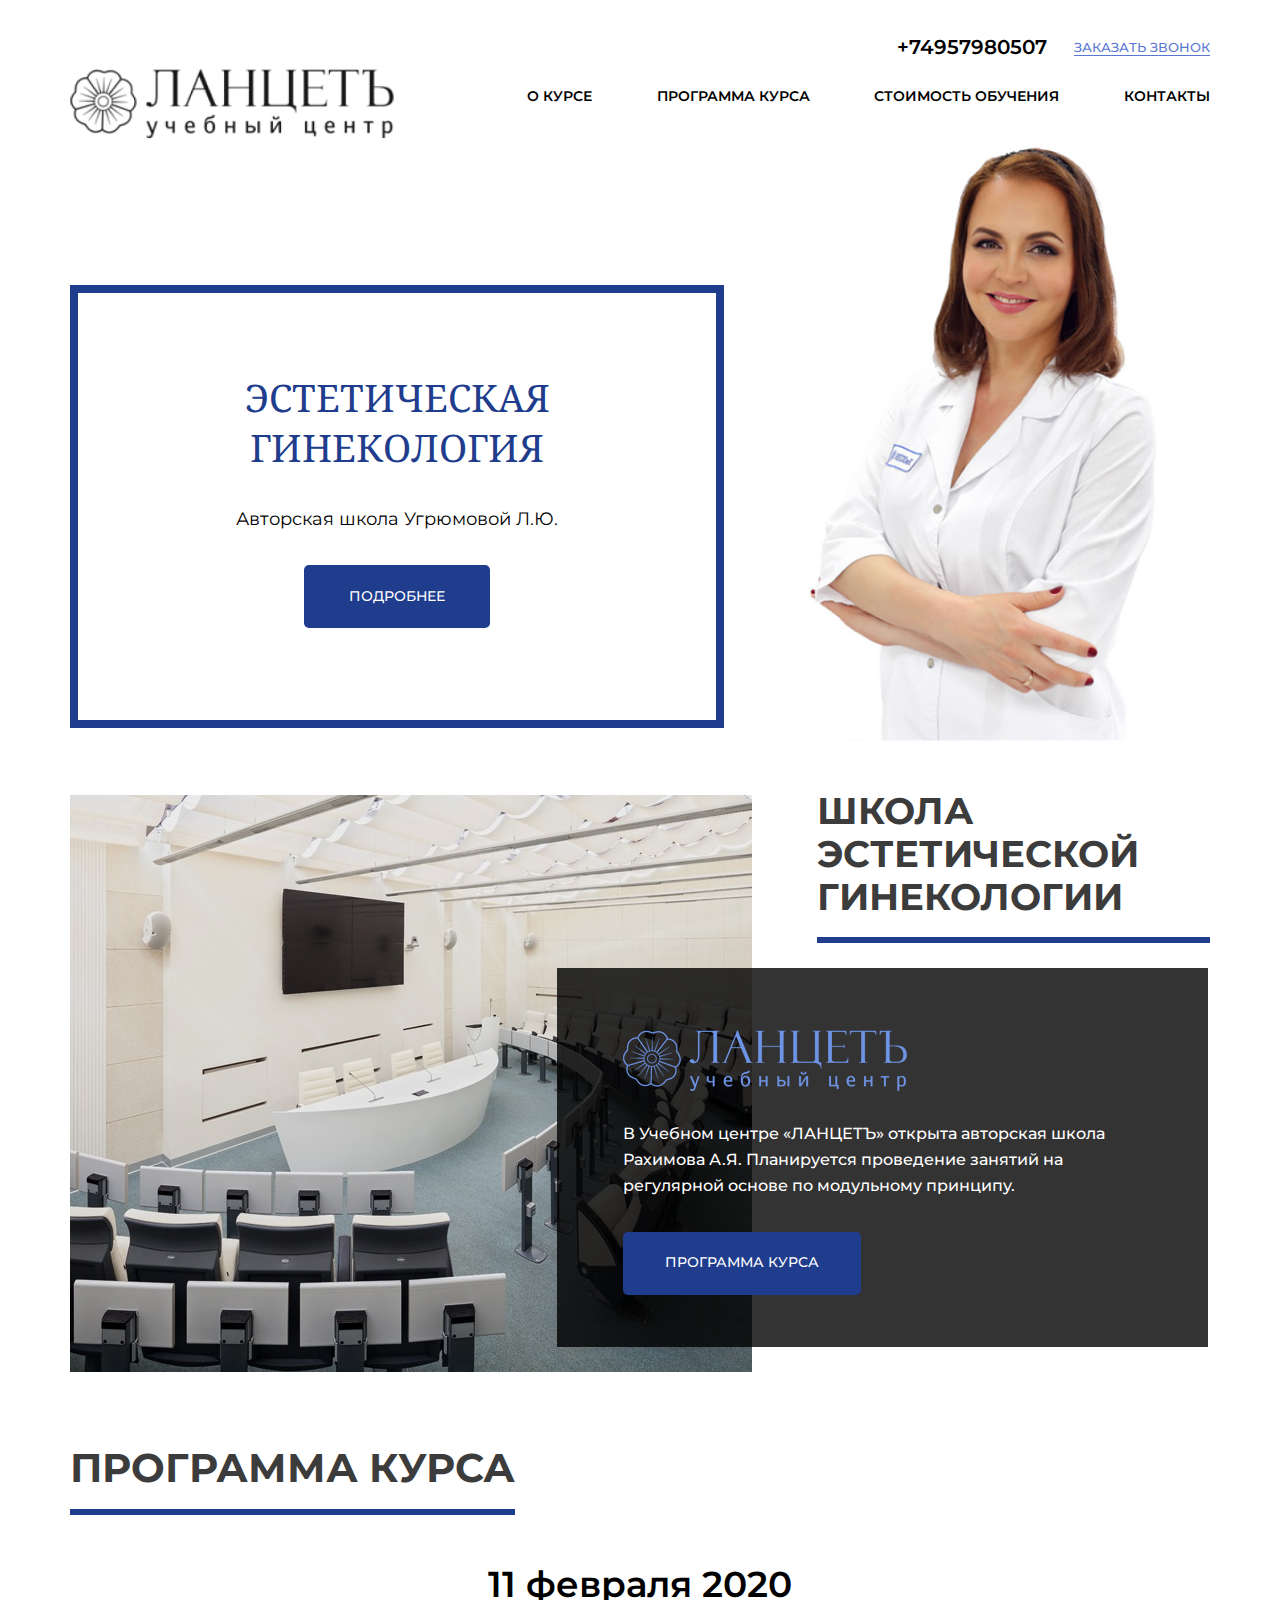
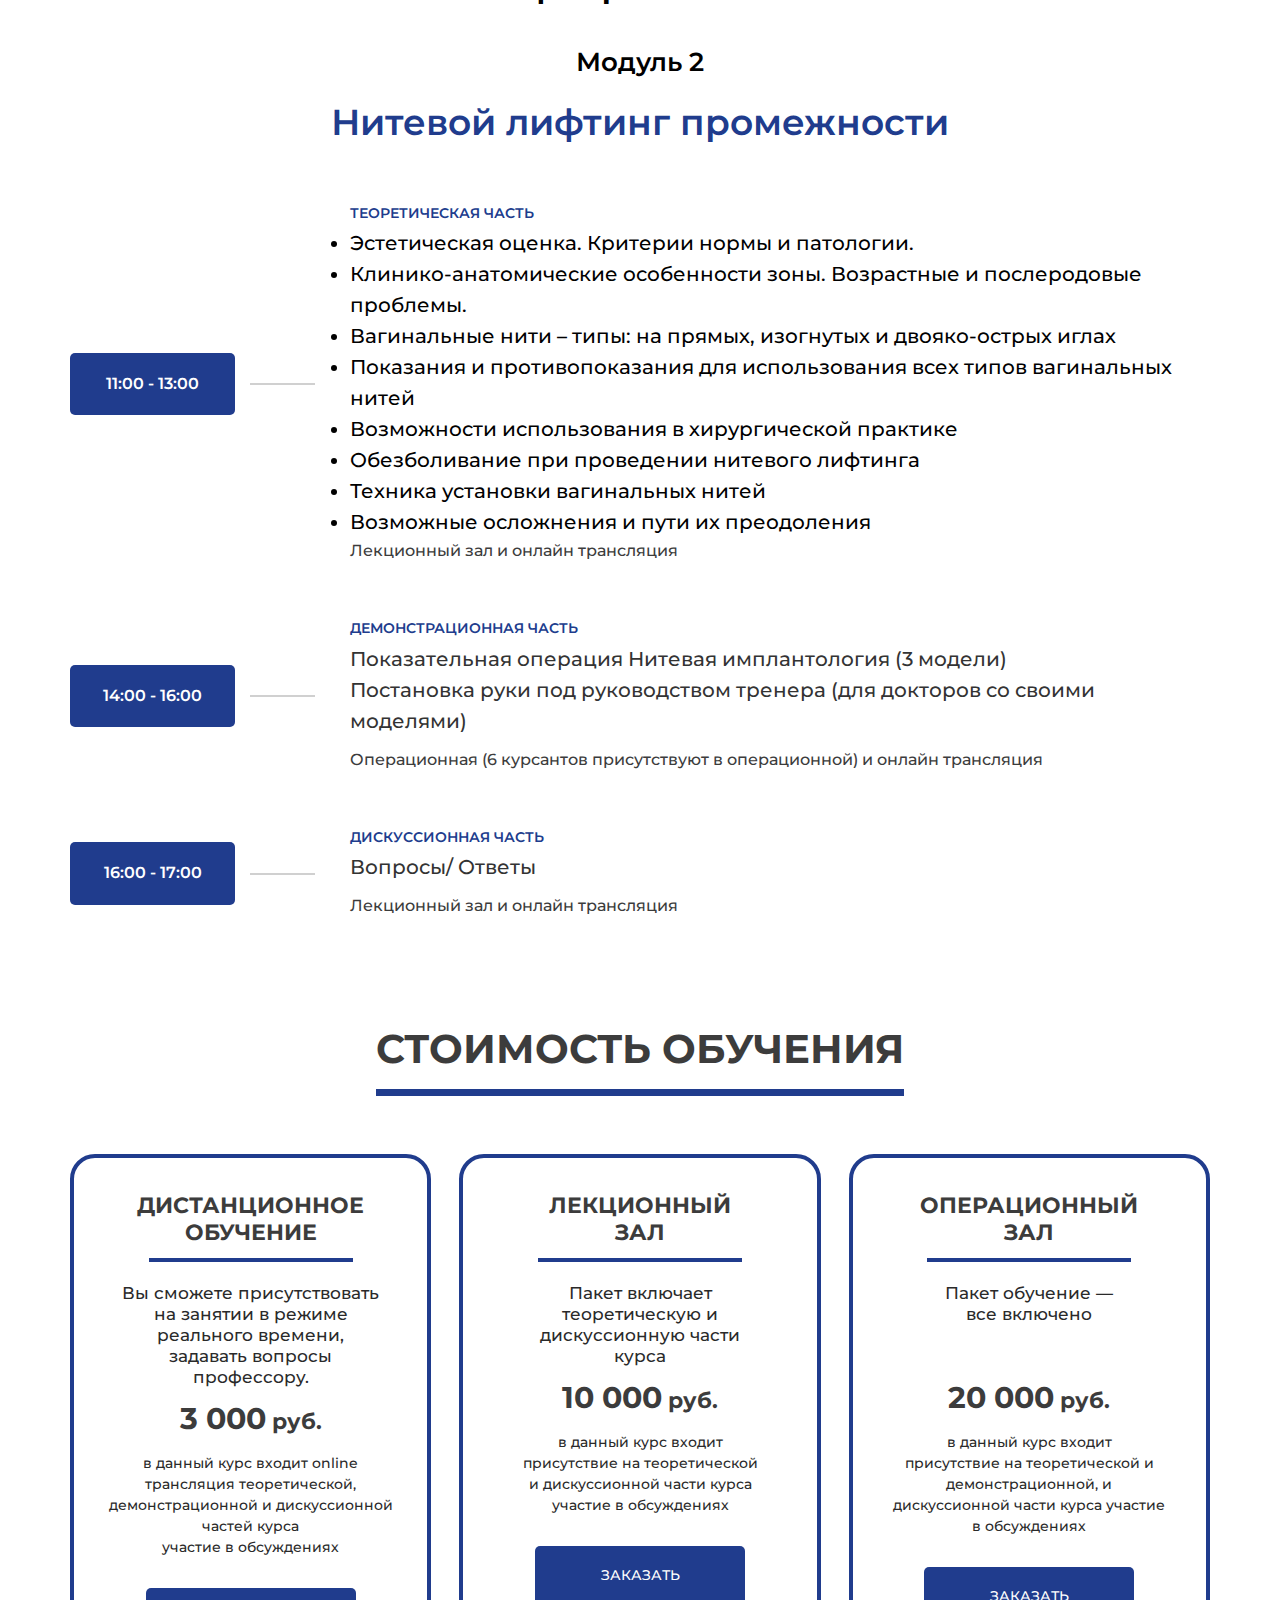
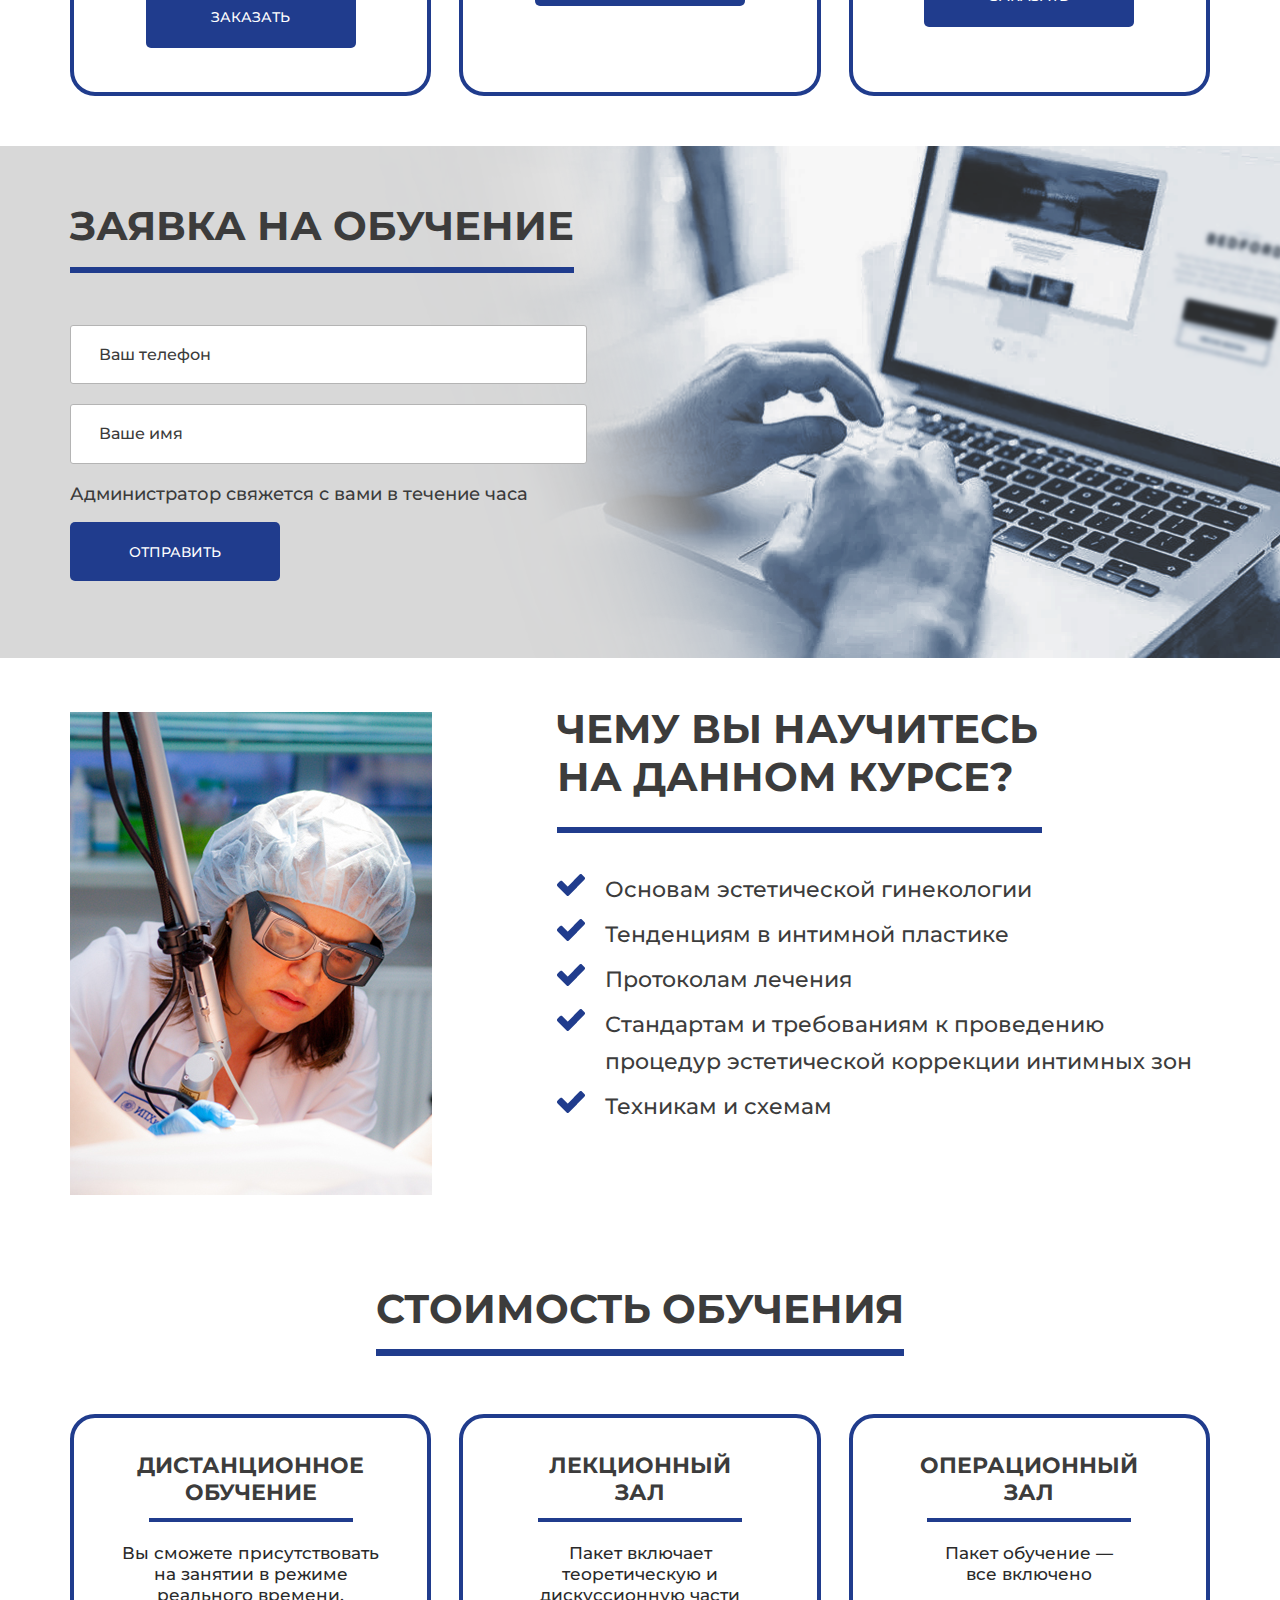
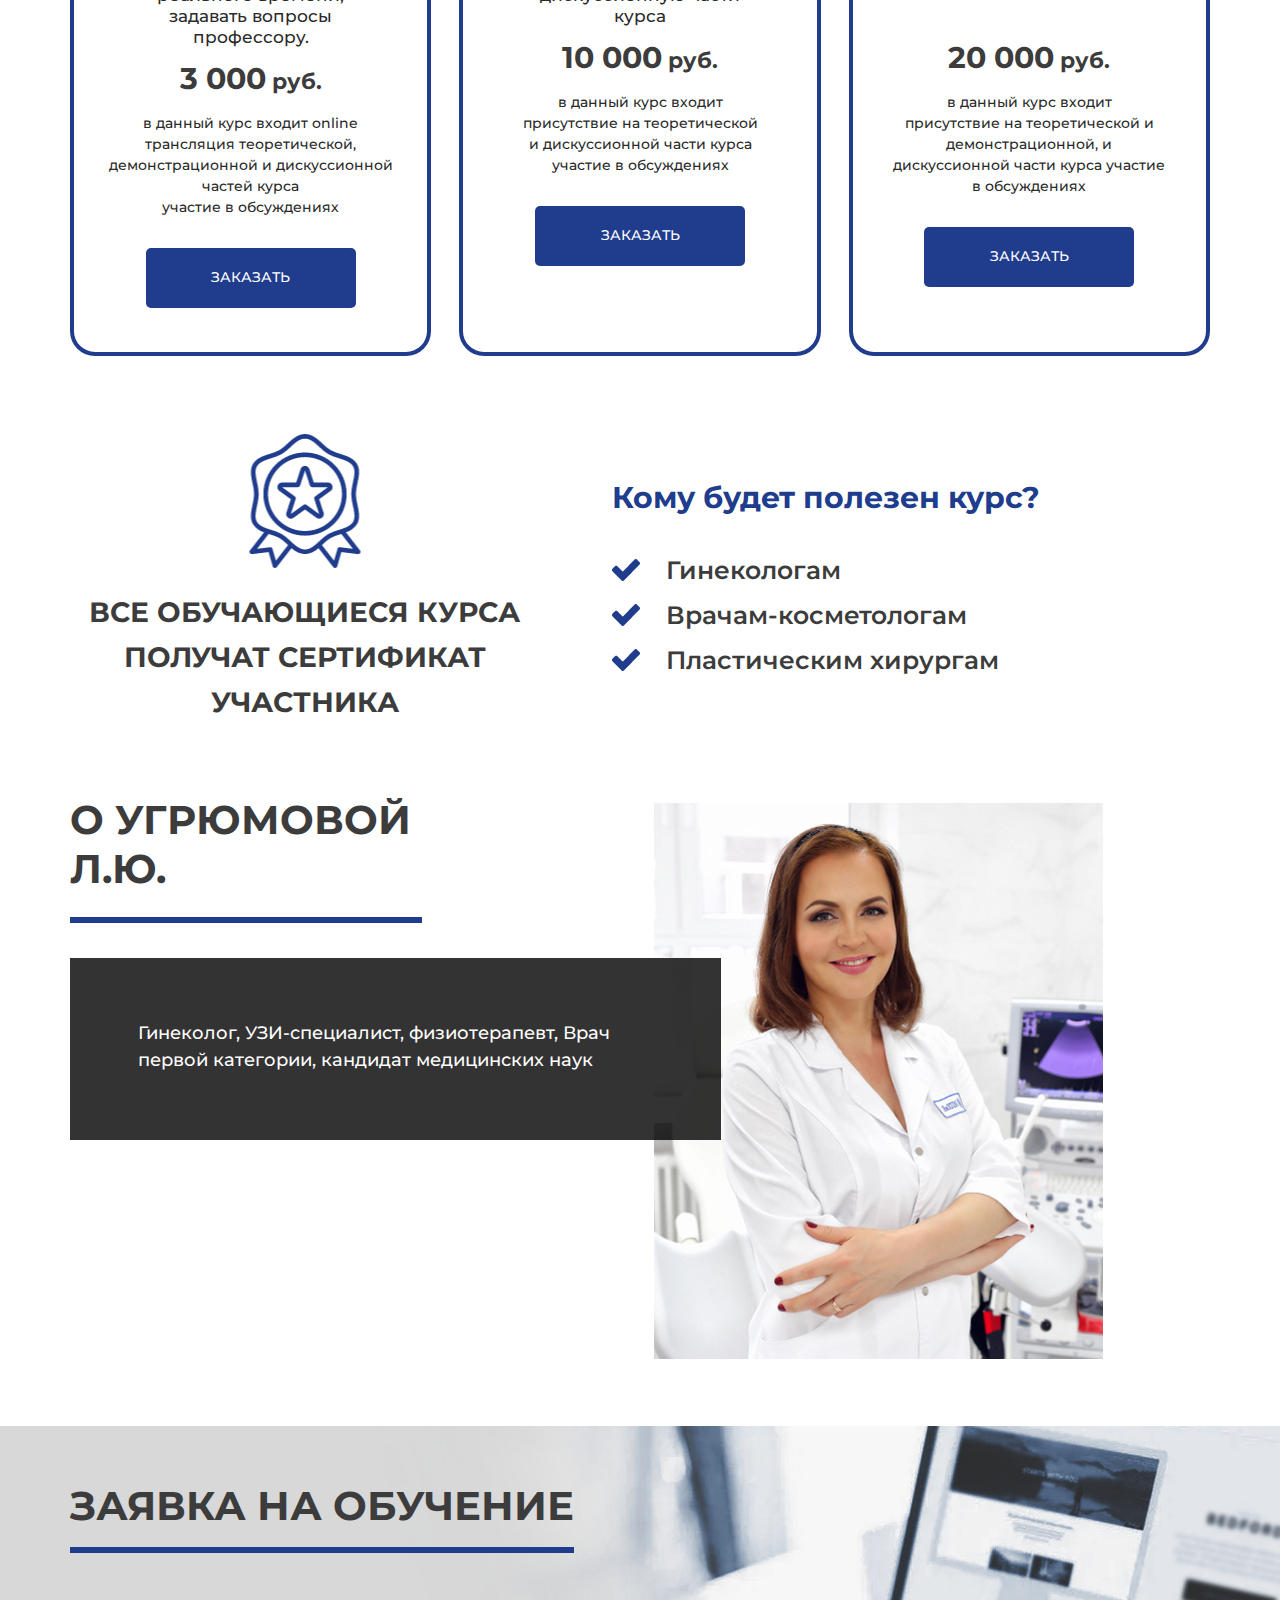
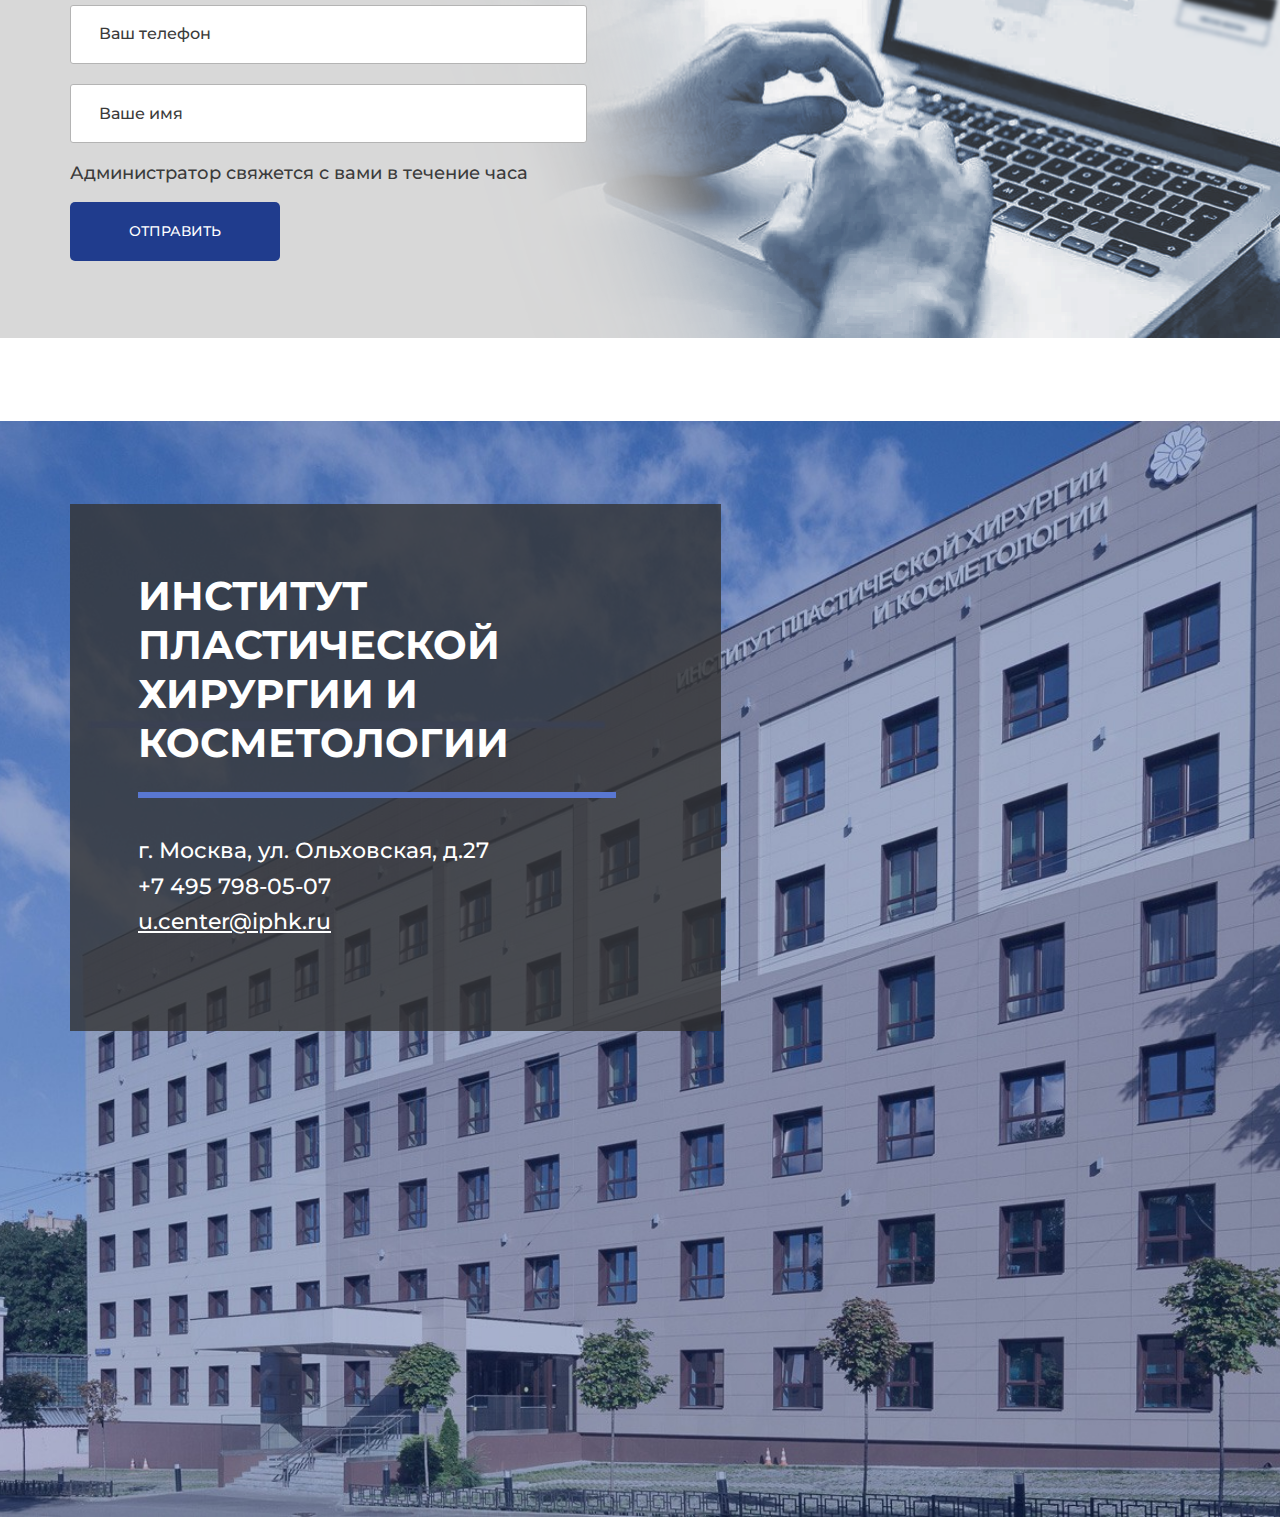
<file: ugryumova.edulancet.com/index.html>
<!DOCTYPE html>


<html lang="ru">
<head>
	<meta charset="utf-8">
	<title>Авторская школа Угрюмовой Л.Ю. - Эстетическая гинекология</title>
	<meta name="description" content="Авторская школа Угрюмовой Л.Ю. - Эстетическая гинекология">
	<link rel="shortcut icon" href="img/favicon/favicon.ico" type="image/x-icon">
	<link rel="apple-touch-icon" href="img/favicon/apple-touch-icon.png">
	<link rel="apple-touch-icon" sizes="72x72" href="img/favicon/apple-touch-icon-72x72.png">
	<link rel="apple-touch-icon" sizes="114x114" href="img/favicon/apple-touch-icon-114x114.png">
	<meta http-equiv="X-UA-Compatible" content="IE=edge">
	<meta name="viewport" content="width=device-width, initial-scale=1, maximum-scale=1">
	<meta name = "format-detection" content = "telephone=no">
	<link href="https://fonts.googleapis.com/css?family=Montserrat:400,500,600,700|Noto+Serif&display=swap&subset=cyrillic" rel="stylesheet">
	<link rel="stylesheet" href="libs/fancybox/jquery.fancybox.css">
	<link rel="stylesheet" href="css/normalize.css">
	<link rel="stylesheet" href="css/main.css?v=2">

	<link rel="stylesheet" href="css/new.css?v=2">
	
	
	<!-- Facebook Pixel Code -->

<script>

!function(f,b,e,v,n,t,s)

{if(f.fbq)return;n=f.fbq=function(){n.callMethod?

n.callMethod.apply(n,arguments):n.queue.push(arguments)};

if(!f._fbq)f._fbq=n;n.push=n;n.loaded=!0;n.version='2.0';

n.queue=[];t=b.createElement(e);t.async=!0;

t.src=v;s=b.getElementsByTagName(e)[0];

s.parentNode.insertBefore(t,s)}(window,document,'script',

'https://connect.facebook.net/en_US/fbevents.js');

fbq('init', '1736821083121074'); 

fbq('track', 'PageView');

</script>

<noscript>

<img height="1" width="1"

src="https://www.facebook.com/tr?id=1736821083121074&ev=PageView

&noscript=1"/>

</noscript>

<!-- End Facebook Pixel Code -->
	
</head>
<body>
    <!-- Yandex.Metrika counter -->
<script type="text/javascript" >
   (function(m,e,t,r,i,k,a){m[i]=m[i]||function(){(m[i].a=m[i].a||[]).push(arguments)};
   m[i].l=1*new Date();k=e.createElement(t),a=e.getElementsByTagName(t)[0],k.async=1,k.src=r,a.parentNode.insertBefore(k,a)})
   (window, document, "script", "https://mc.yandex.ru/metrika/tag.js", "ym");

   ym(56353816, "init", {
        clickmap:true,
        trackLinks:true,
        accurateTrackBounce:true,
        webvisor:true
   });
</script>
<noscript><div><img src="https://mc.yandex.ru/watch/56353816" style="position:absolute; left:-9999px;" alt="" /></div></noscript>
<!-- /Yandex.Metrika counter -->
<div class="site-wrap">
	<div class="toTop-wrap">
		<div id="toTop"></div>
	</div>
	<div class="banner-wrap">
		<div class="container">
			<!-- <div class="banner-bg"></div> -->
			<header class="main-header">
				<div class="main-header-container">
					<a href="#" class="main-header-logo">
						<img src="img/logo.png" alt="">
					</a>
					<div class="main-header-wrap">
						<div class="main-header-contact">
							<a class="main-header-tel" href="tel:+74957980507">+74957980507</a>
							<a class="fancybox main-header-link" onmousedown="fbq('track', 'SubmitApplication');" href="#popup1">Заказать звонок</a>
						</div>
						<nav class="main-header-nav">
							<menu class="main-header-menu">
								<li>
									<a href="#mammoplasty" data-target="anchor">О курсе</a>
								</li>
								<li>
									<a href="#program" data-target="anchor">Программа курса</a>
								</li>
								<li>
									<a href="#tariffs" data-target="anchor">Стоимость обучения</a>
								</li>
								<li>
									<a href="#clinic" data-target="anchor">Контакты</a>
								</li>
							</menu>
						</nav>
					</div>
					<div class="main-header-menu-toggle">
						<img src="img/burger.svg" alt="">
					</div>
				</div>
			</header>
			<section class="banner">
				<div class="banner-container">
					<!-- <h1>Тонкости и нюансы</h1> -->
					<h2>Эстетическая гинекология</h2>
					<p>Авторская школа Угрюмовой Л.Ю.</p>
					<a href="#mammoplasty" data-target="anchor" class="btn1">Подробнее</a>
				</div>
			</section>
		</div>
	</div>
	<main>
		<section class="mammoplasty" id="mammoplasty">
			<div class="container">
				<div class="mammoplasty-wrap">
					<div class="mammoplasty-img">
						<img src="img/mammoplasty-img.jpg" alt="">
					</div>
					<div class="mammoplasty-text">
						<h2>Школа Эстетической гинекологии</h2>
						<div class="mammoplasty-text-container">
							<div class="mammoplasty-text-img">
								<img src="img/mammoplasty-logo.png" alt="">
							</div>
							<div class="mammoplasty-text-wrap">
								<p>В Учебном центре «ЛАНЦЕТЪ» открыта авторская школа Рахимова А.Я. Планируется проведение занятий на регулярной основе по модульному принципу.</p>
							</div>
							<div class="mammoplasty-btn-wrap">
								<a href="#program" class="btn1" data-target="anchor">Программа курса</a>
							</div>
						</div>
					</div>
				</div>
			</div>
		</section>




		<section class="program" id="program">
			<div class="container">
				<h2>Программа курса</h2>

				<div class="date">11 февраля 2020</div>
				<div class="number-modul">Модуль 2</div>
				<div class="modul">
					Нитевой лифтинг промежности  
				</div>
				
				<div class="program-list">
					<div class="program-item">
						<b>11:00 - 13:00</b>
						<div class="program-item-text">
							<span>Теоретическая часть</span>
							<ul class="p-list">
								<li>Эстетическая оценка. Критерии нормы и патологии.</li>
								<li>Клинико-анатомические особенности зоны. Возрастные и послеродовые проблемы.</li>
								<li>Вагинальные нити – типы: на прямых, изогнутых и двояко-острых иглах</li>
								<li>Показания и противопоказания для использования всех типов вагинальных нитей</li>
								<li>Возможности использования в хирургической практике</li>
								<li>Обезболивание при проведении нитевого лифтинга</li>
								<li>Техника установки вагинальных нитей</li>
								<li>Возможные осложнения и пути их преодоления</li>
							</ul>
							<p>Лекционный зал и онлайн трансляция</p>
						</div>
					</div>
					<div class="program-item">
						<b>14:00 - 16:00</b>
						<div class="program-item-text">
							<span>Демонстрационная часть</span>
							<h3>Показательная операция
								Нитевая имплантология (3 модели)<br>
								Постановка руки под руководством тренера (для докторов со своими моделями)
								</h3>
							<p>Операционная (6 курсантов присутствуют в операционной) и онлайн трансляция</p>
						</div>
					</div>
					<div class="program-item">
						<b>16:00 - 17:00</b>
						<div class="program-item-text">
							<span>Дискуссионная часть</span>
							<h3>Вопросы/ Ответы</h3>
							<p>Лекционный зал и онлайн трансляция</p>
						</div>
					</div>
				</div>
			</div>
		</section>
		<section class="tariffs" id="tariffs">
			<div class="container">
				<h2>Стоимость обучения</h2>

				<div class="tariffs-list">
					<div class="tariffs-item">
						<h3>Дистанционное обучение</h3>
						<p class="tariffs-text1">Вы сможете присутствовать на занятии в режиме реального времени, задавать вопросы профессору.</p>
						<b><span>3 000</span> руб.</b>
						<p class="tariffs-text2">в данный курс входит online  трансляция  теоретической, демонстрационной и дискуссионной частей курса <br> участие в обсуждениях</p>
						<a data-topic="Дистанционное обучение" href="#popup2" onmousedown="fbq('track', 'SubmitApplication');" class="btn1 fancybox">Заказать</a>
					</div>
					<div class="tariffs-item">
						<h3>Лекционный зал</h3>
						<p class="tariffs-text1">Пакет включает теоретическую и дискуссионную части курса</p>
						<b><span>10 000</span> руб.</b>
						<p class="tariffs-text2">в данный курс входит присутствие на теоретической и дискуссионной части курса участие в обсуждениях</p>
						<a data-topic="Лекционный зал" href="#popup2" onmousedown="fbq('track', 'SubmitApplication');" class="btn1 fancybox">Заказать</a>
					</div>
					<div class="tariffs-item">
						<h3>Операционный зал</h3>
						<p class="tariffs-text1">Пакет обучение — все включено</p>
						<b><span>20 000</span> руб.</b>
						<p class="tariffs-text2">в данный курс входит <br> присутствие на теоретической и демонстрационной, и дискуссионной части курса участие в обсуждениях</p>
						<a data-topic="Операционный зал" href="#popup2" onmousedown="fbq('track', 'SubmitApplication');" class="btn1 fancybox">Заказать</a>
					</div>
				</div>

				<!-- <div class="disc">
					*При регистрации на два и более модуля – опция «постановка руки» - возможность участия в операции с тренером
				</div> -->
			</div>
		</section>







		<section class="feedback">
			<div class="container">
				<div class="feedback-bg"></div>
				<div class="feedback-wrap">
					<h2>Заявка на обучение</h2>
					<form id="form1" action="#" class="feedback-form">
						<input class="input" type="tel" name="tel" placeholder="Ваш телефон" required>
						<input class="input" type="text" name="name" placeholder="Ваше имя" required>
						<p>Администратор свяжется с вами в течение часа</p>
						<button type="submit" class="btn1">Отправить</button>
					</form>
				</div>
			</div>
		</section>
		<section class="info">
			<div class="container">
				<div class="info-list">
					<!-- <div class="info-item info-item1">
						<div class="info-item-text">
							<h2>Импланты</h2>
							<p>Демонстрационная операция будет проводиться с использованием анатомических имплантов компании <b>Sebbin</b></p>
						</div>
						<div class="info-item-img">
							<img src="img/info-item-1.jpg" alt="">
						</div>
					</div> -->
					<div class="info-item info-item2">
						<div class="info-item-img">
							<img src="img/info-item-2.jpg" alt="">
						</div>
						<div class="info-item-text">
							<h2>Чему вы научитесь на данном курсе?</h2>
							<ul>
								<li>Основам эстетической гинекологии</li>
								<li>Тенденциям в интимной пластике</li>
								<li>Протоколам лечения</li>
								<li>Стандартам и требованиям к проведению процедур эстетической коррекции интимных зон</li>
								<li>Техникам и схемам</li>
							</ul>
							<!-- <p>и другим полезным навыкам от мастера маммопластики, профессора Сергеева.</p> -->
						</div>
					</div>
				</div>
			</div>
		</section>



		<section class="tariffs" id="tariffs">
			<div class="container">
				<h2>Стоимость обучения</h2>

				<div class="tariffs-list">
					<div class="tariffs-item">
						<h3>Дистанционное обучение</h3>
						<p class="tariffs-text1">Вы сможете присутствовать на занятии в режиме реального времени, задавать вопросы профессору.</p>
						<b><span>3 000</span> руб.</b>
						<p class="tariffs-text2">в данный курс входит online  трансляция  теоретической, демонстрационной и дискуссионной частей курса <br> участие в обсуждениях</p>
						<a data-topic="Дистанционное обучение" href="#popup2" onmousedown="fbq('track', 'SubmitApplication');" class="btn1 fancybox">Заказать</a>
					</div>
					<div class="tariffs-item">
						<h3>Лекционный зал</h3>
						<p class="tariffs-text1">Пакет включает теоретическую и дискуссионную части курса</p>
						<b><span>10 000</span> руб.</b>
						<p class="tariffs-text2">в данный курс входит присутствие на теоретической и дискуссионной части курса участие в обсуждениях</p>
						<a data-topic="Лекционный зал" href="#popup2" onmousedown="fbq('track', 'SubmitApplication');" class="btn1 fancybox">Заказать</a>
					</div>
					<div class="tariffs-item">
						<h3>Операционный зал</h3>
						<p class="tariffs-text1">Пакет обучение — все включено</p>
						<b><span>20 000</span> руб.</b>
						<p class="tariffs-text2">в данный курс входит <br> присутствие на теоретической и демонстрационной, и дискуссионной части курса участие в обсуждениях</p>
						<a data-topic="Операционный зал" href="#popup2" onmousedown="fbq('track', 'SubmitApplication');" class="btn1 fancybox">Заказать</a>
					</div>
				</div>

				<!-- <div class="disc">
					*При регистрации на два и более модуля – опция «постановка руки» - возможность участия в операции с тренером
				</div> -->
			</div>
		</section>



		<section class="certificate">
			<div class="container">
				<div class="certificate-container">
					<div class="certificate-wrap1">
						<h2>Все обучающиеся курса получат сертификат участника</h2>
					</div>
					<div class="certificate-wrap2">
						<h3>Кому будет полезен курс?</h3>
						<ul>
							<li>Гинекологам</li>
							<li>Врачам-косметологам</li>
							<li>Пластическим хирургам</li>
						</ul>
					</div>
				</div>
			</div>
		</section>
		<section class="aboutMe">
			<div class="container">
				<div class="aboutMe-wrap">
					<div class="aboutMe-text">
						<h2>О Угрюмовой Л.Ю.</h2>
						<div class="aboutMe-text-wrap">
							<p>Гинеколог, УЗИ-специалист, физиотерапевт, Врач первой категории, кандидат медицинских наук</p>
						</div>
					</div>
					<div class="aboutMe-img">
						<img src="img/about-11.jpg" alt="">
					</div>
				</div>
			</div>
		</section>
		<section class="feedback">
			<div class="container">
				<div class="feedback-bg"></div>
				<div class="feedback-wrap">
					<h2>Заявка на обучение</h2>
					<form id="form2" action="#" class="feedback-form">
						<input class="input" type="tel" name="tel" placeholder="Ваш телефон" required>
						<input class="input" type="text" name="name" placeholder="Ваше имя" required>
						<p>Администратор свяжется с вами в течение часа</p>
						<button type="submit" class="btn1">Отправить</button>
					</form>
				</div>
			</div>
		</section>
		<section class="clinic" id="clinic">
			<div class="container">
				<div class="clinic-wrap">
					<h2>Институт пластической хирургии и косметологии</h2>
					<ul>
						<li>г. Москва, ул. Ольховская, д.27</li>
						<li>
							<a href="tel:+74957980507">+7 495 798-05-07</a>
						</li>
						<li>
							<a class="clinic-email" href="mailto:u.center@iphk.ru">u.center@iphk.ru</a>
						</li>
					</ul>
				</div>
			</div>
		</section>
	</main>
</div>
	<div class="hidden">
		<div class="popup" id="popup1">
			<h2>Заказать звонок</h2>
			<form id="form3" action="#" class="popup-form">
				<input class="input" type="tel" name="tel" placeholder="Ваш телефон" required>
				<input class="input" type="text" name="name" placeholder="Ваше имя" required>
				<p>Администратор свяжется с вами в течение часа</p>
				<button type="submit" class="btn1">Отправить</button>
			</form>
		</div>
		<div class="popup" id="popup2">
			<h2>Оставить заявку</h2>
			<form action="#" class="popup-form" id="form4">
				<input style="display: none;" name="topic" type="text" class="popup-input-topic">
				<input class="input" type="tel" name="tel" placeholder="Ваш телефон" required>
				<input class="input" type="text" name="name" placeholder="Ваше имя" required>
				<p>Администратор свяжется с вами в течение часа</p>
				<button type="submit" class="btn1">Отправить</button>
			</form>
		</div>
		<div class="pop" id="pop">
			Спасибо. <br>
			Заявка успешно отправлена.
		</div>
	</div>
	<script src="libs/jquery/jquery-1.11.2.min.js"></script>
	<script src="libs/mask/jquery.inputmask.bundle.min.js"></script>
	<script src="libs/fancybox/jquery.fancybox.min.js"></script>
	<script src="js/common.js"></script>
</body>
</html>
</file>
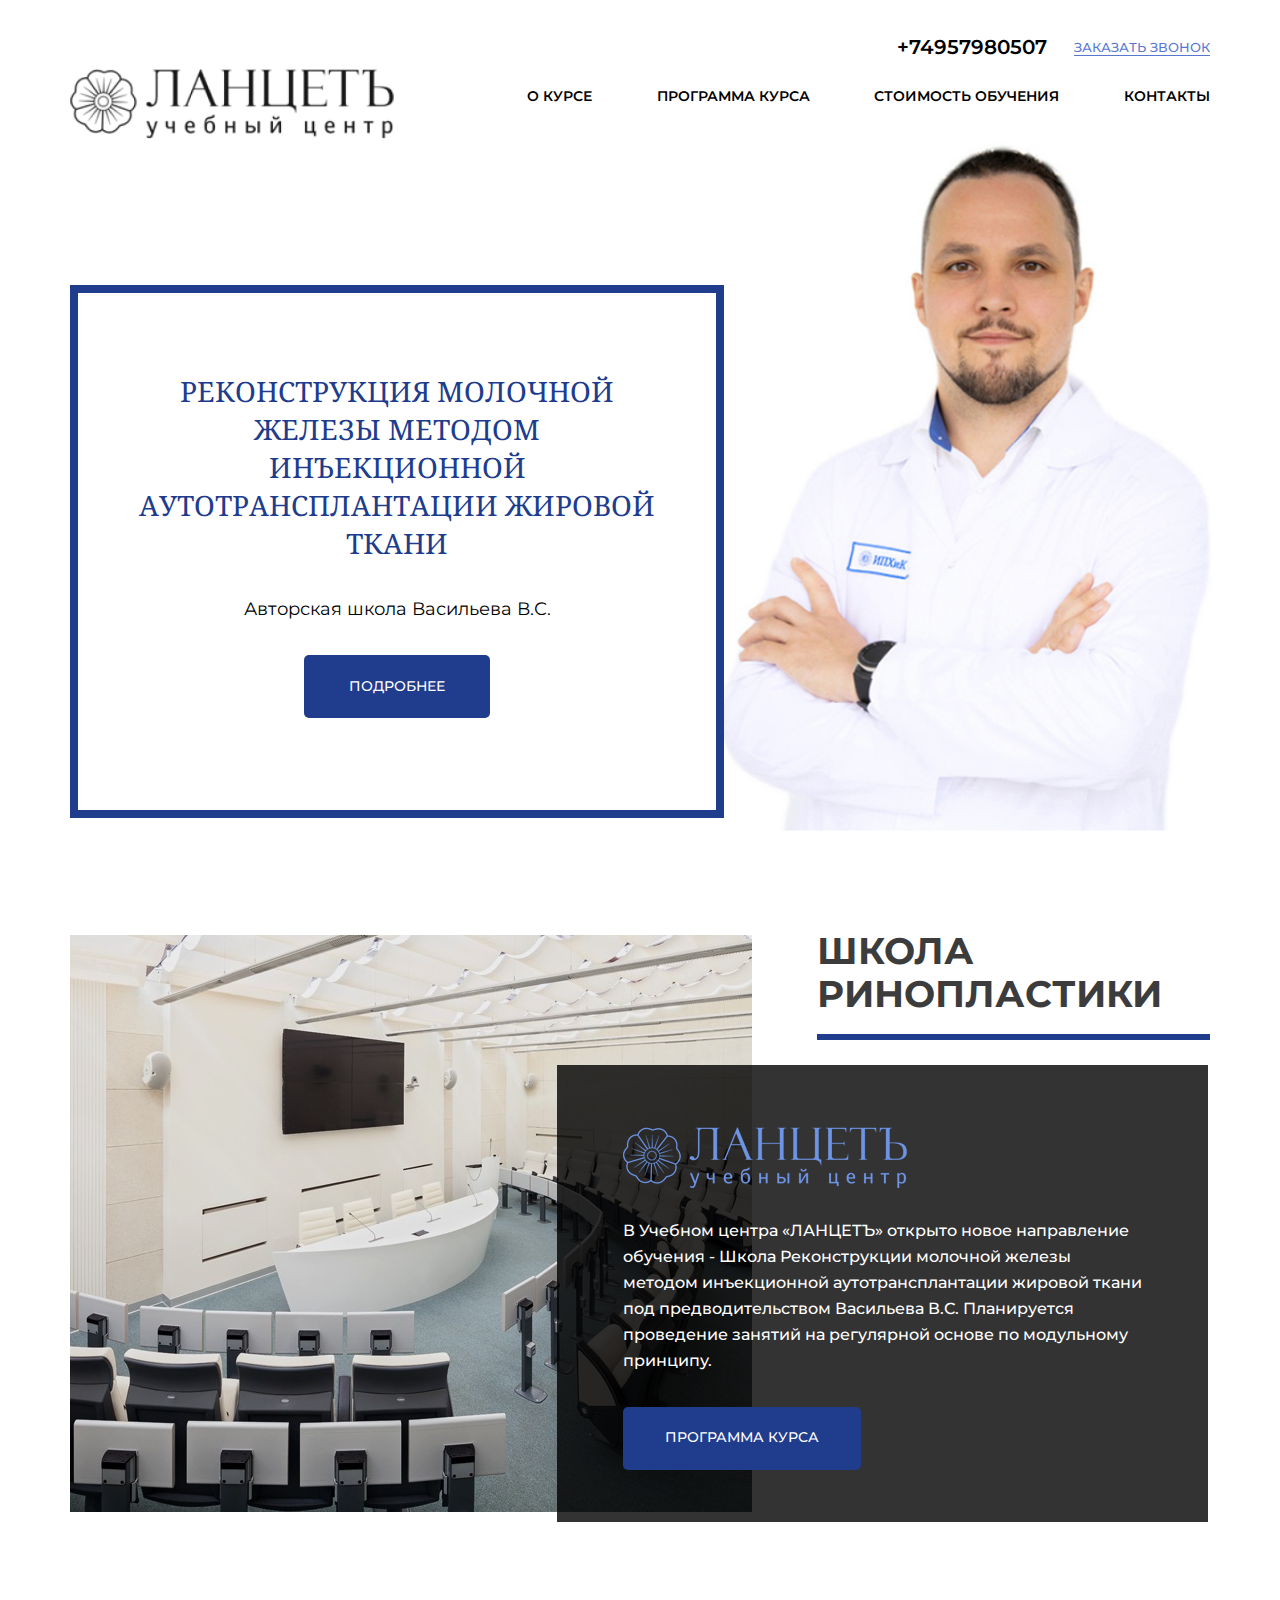
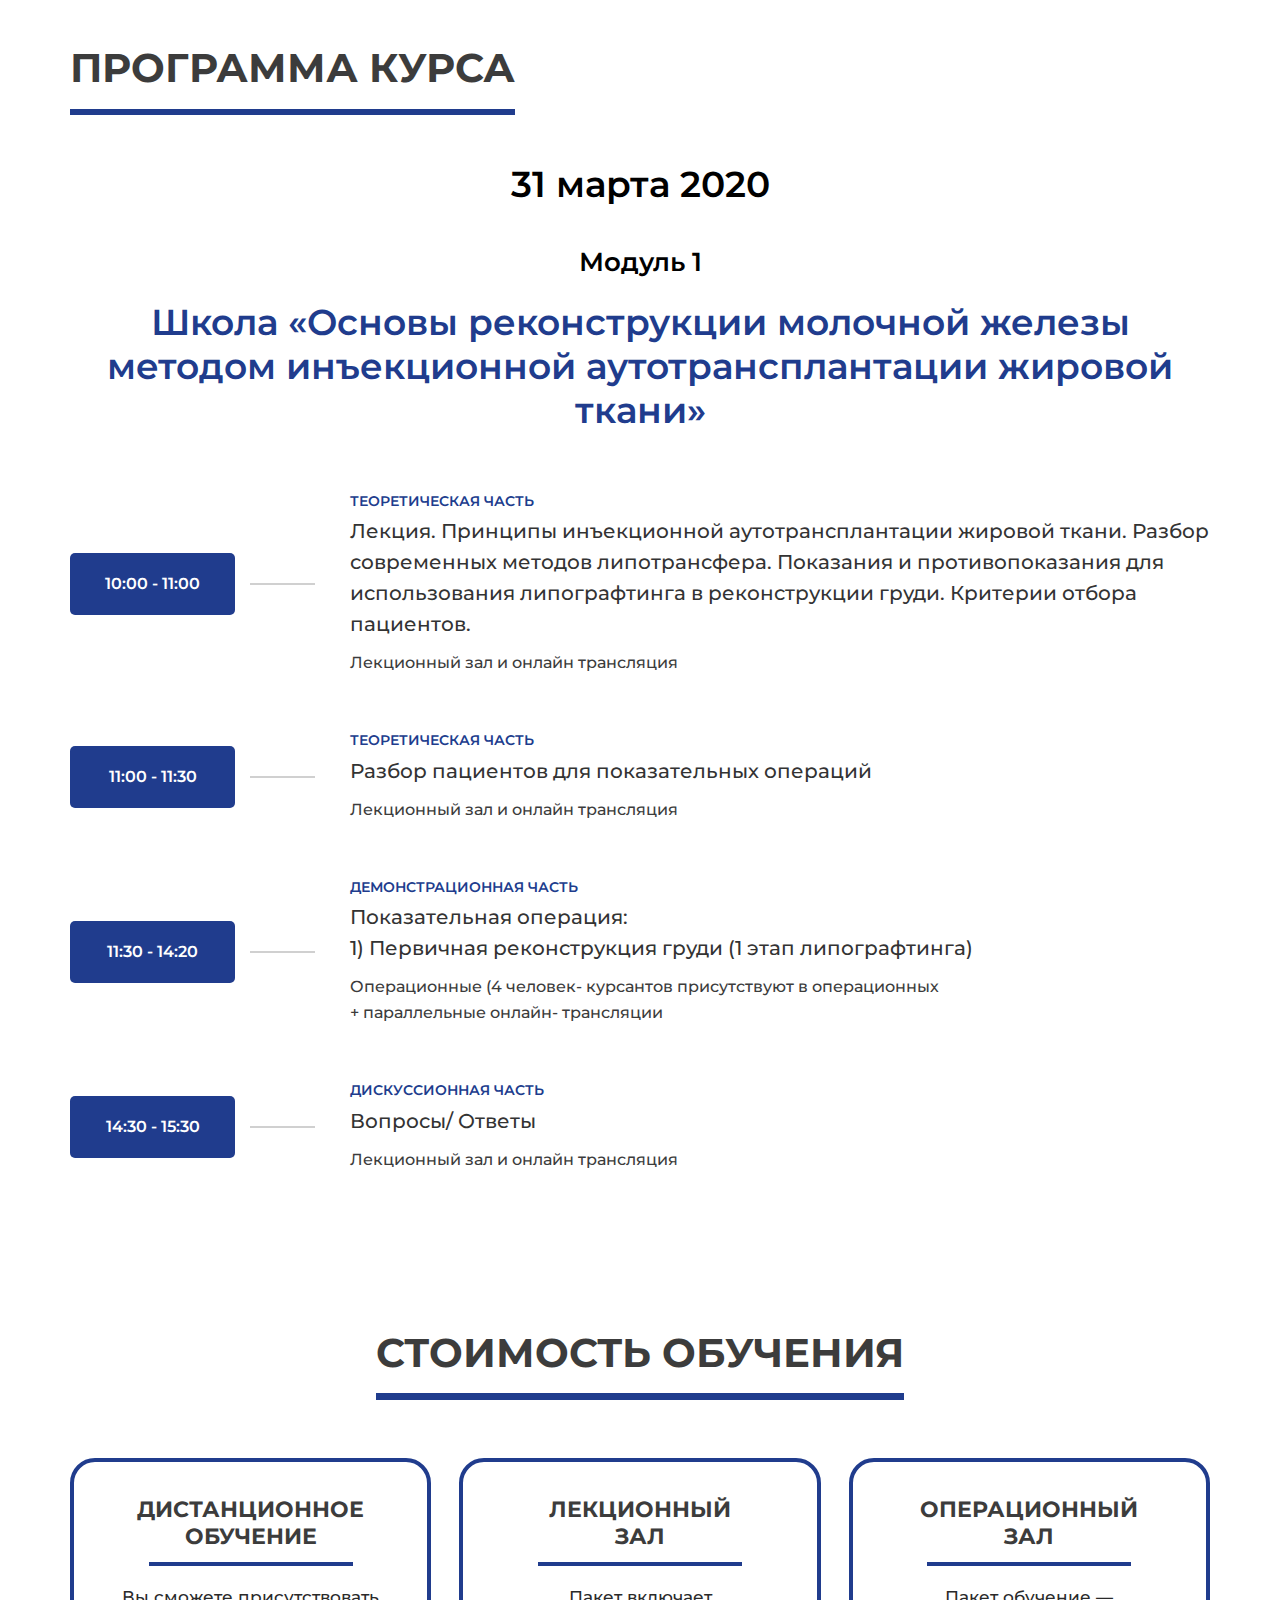
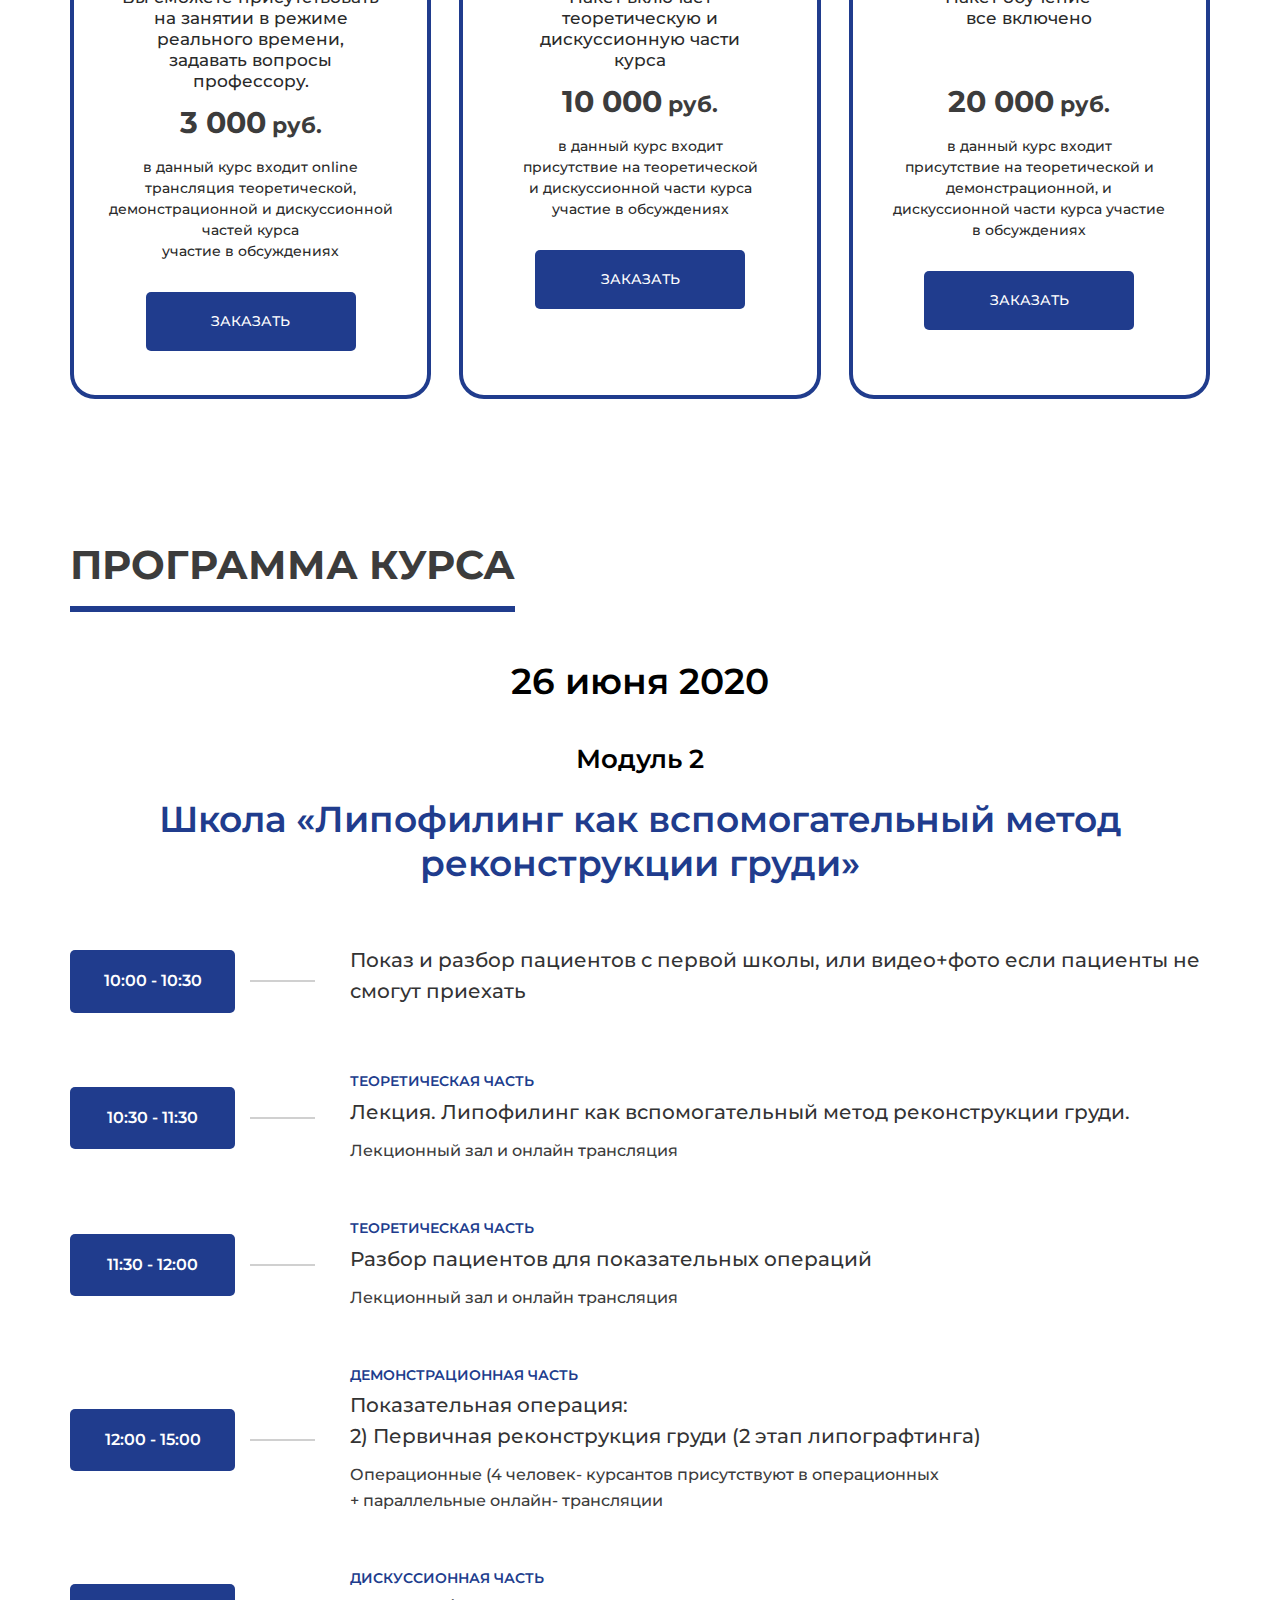
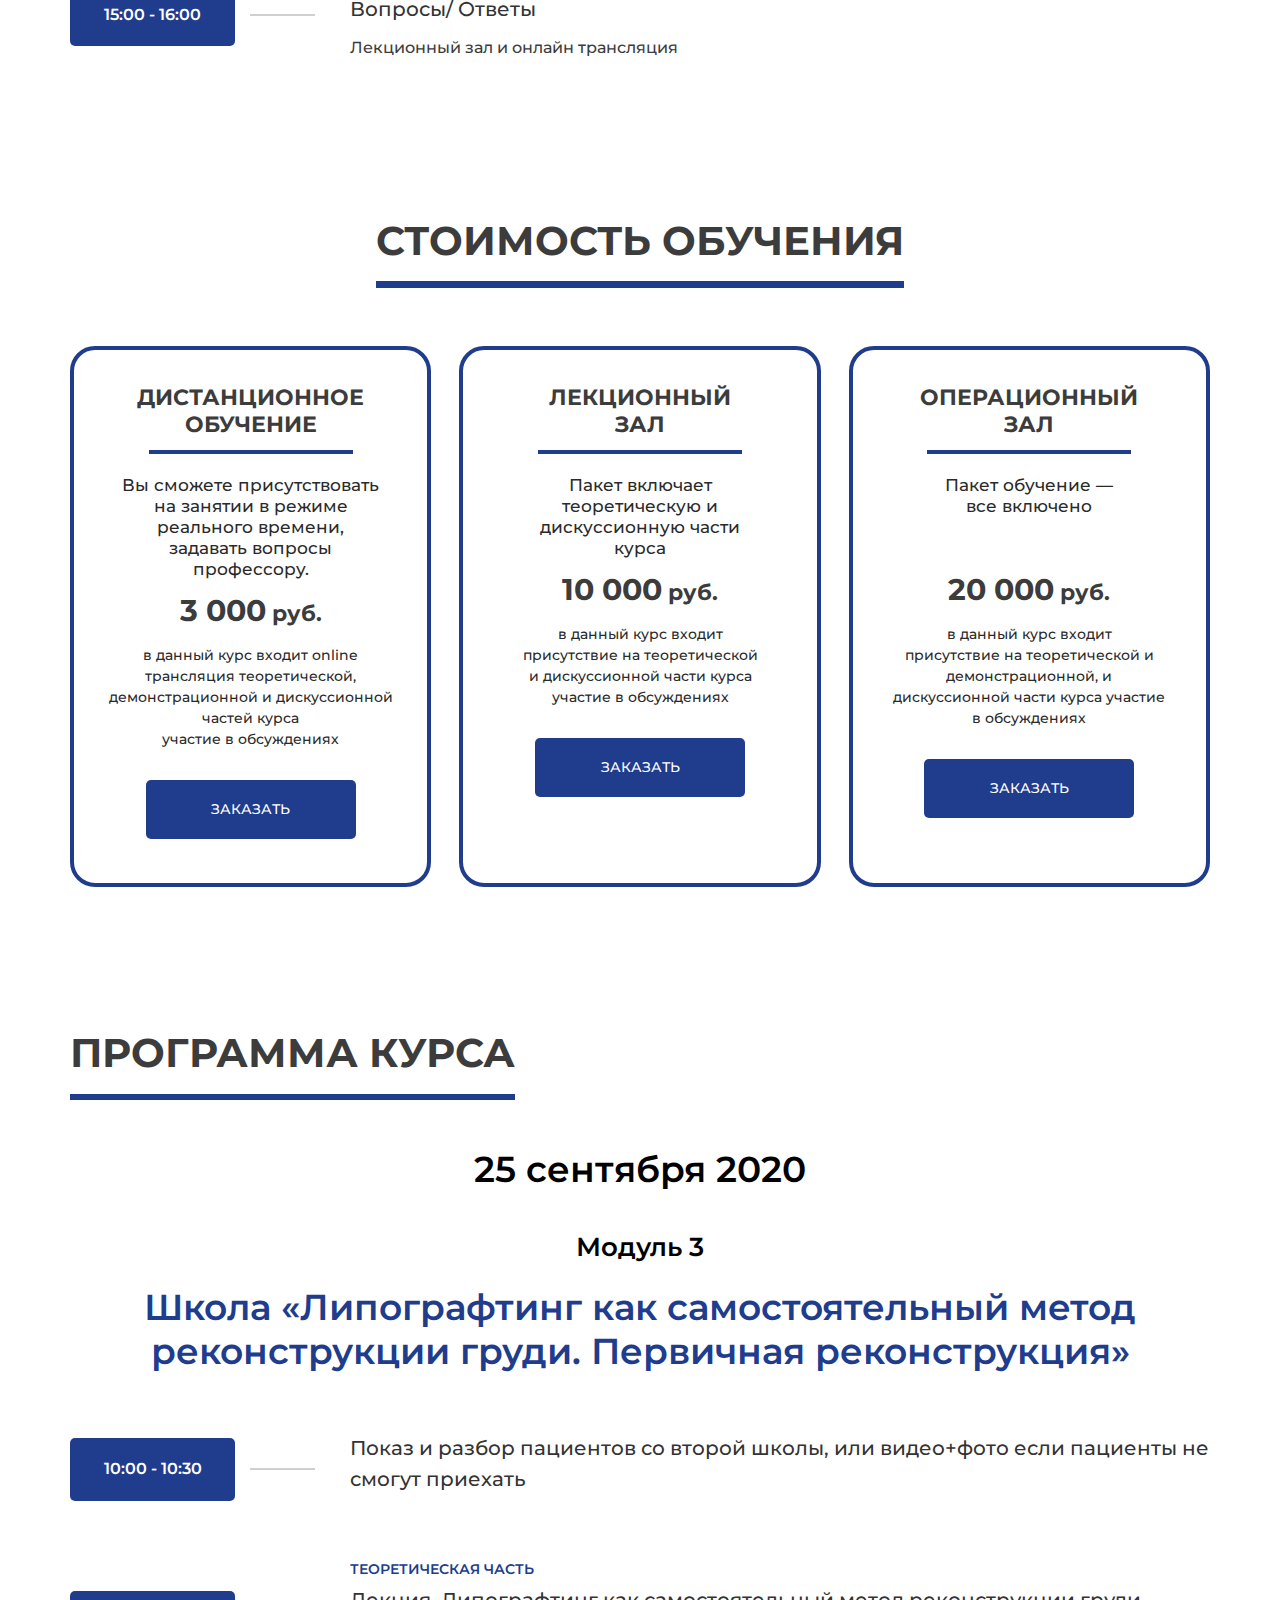
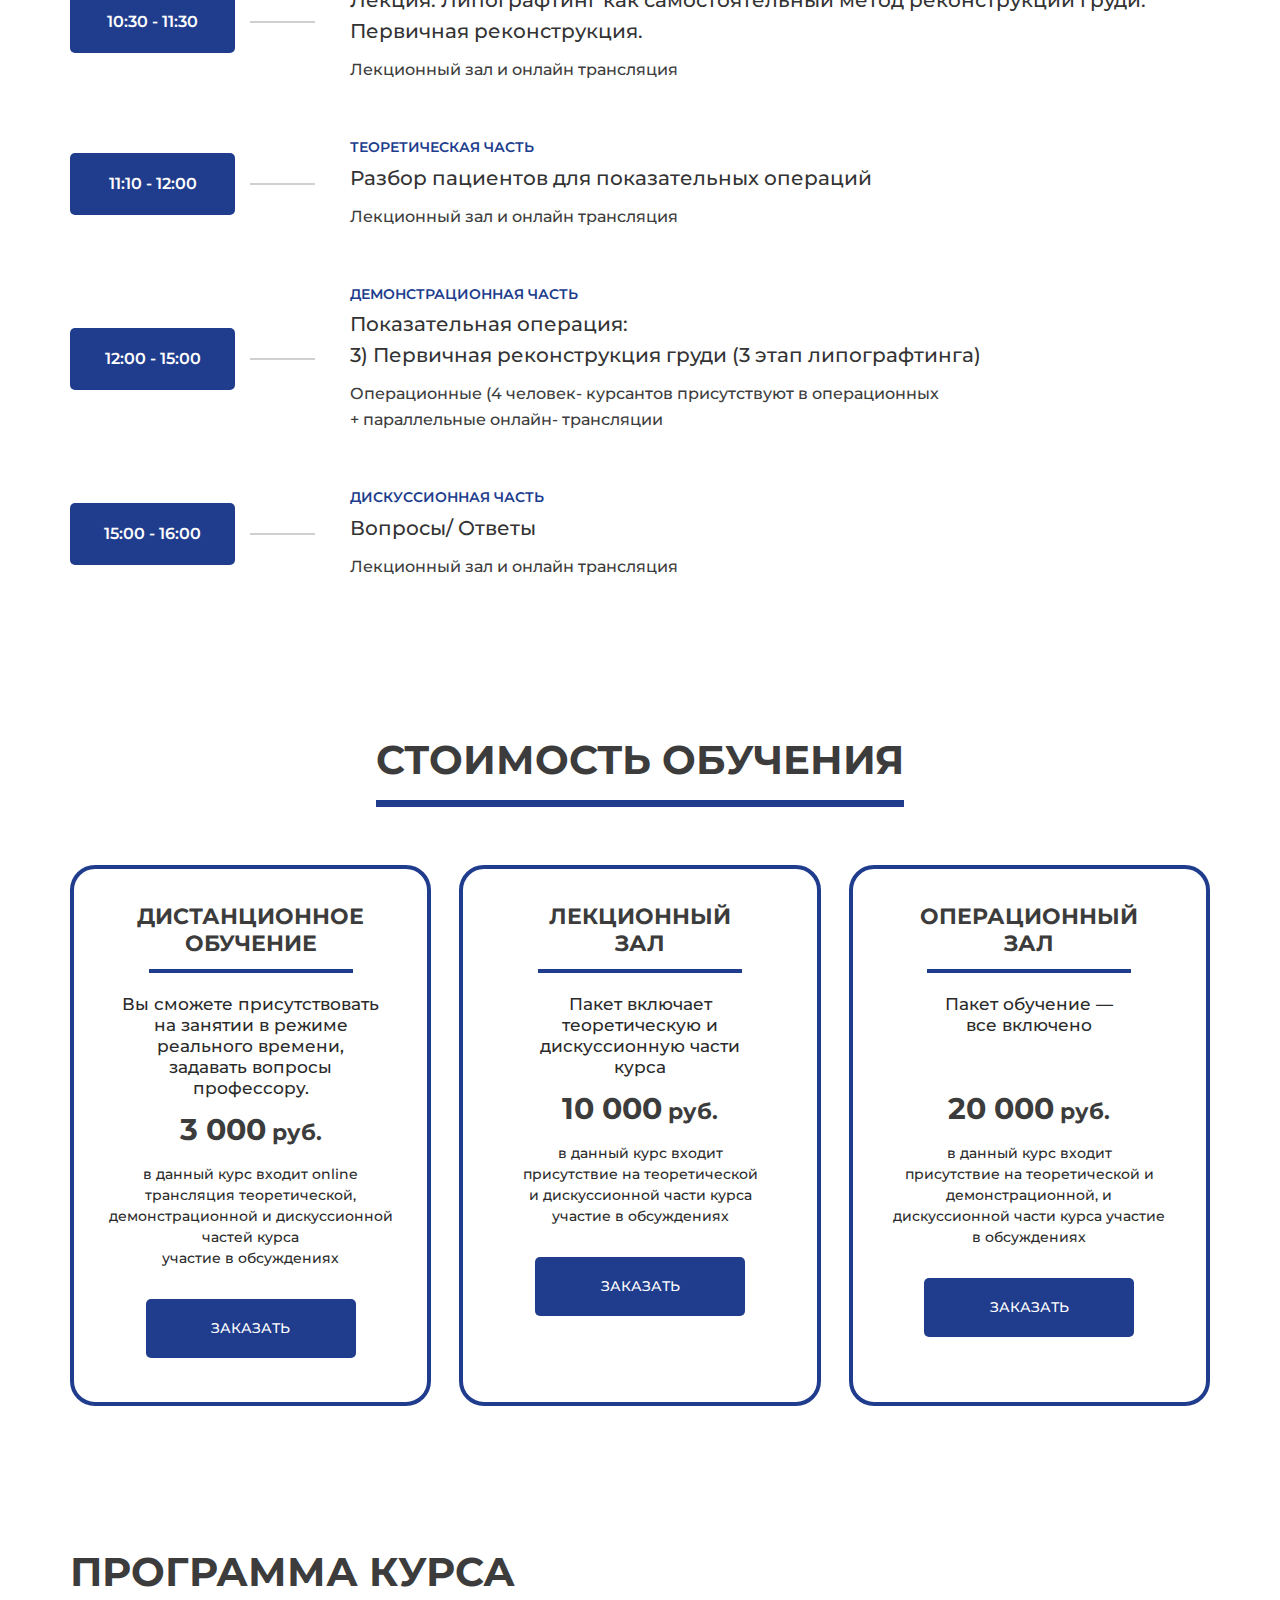
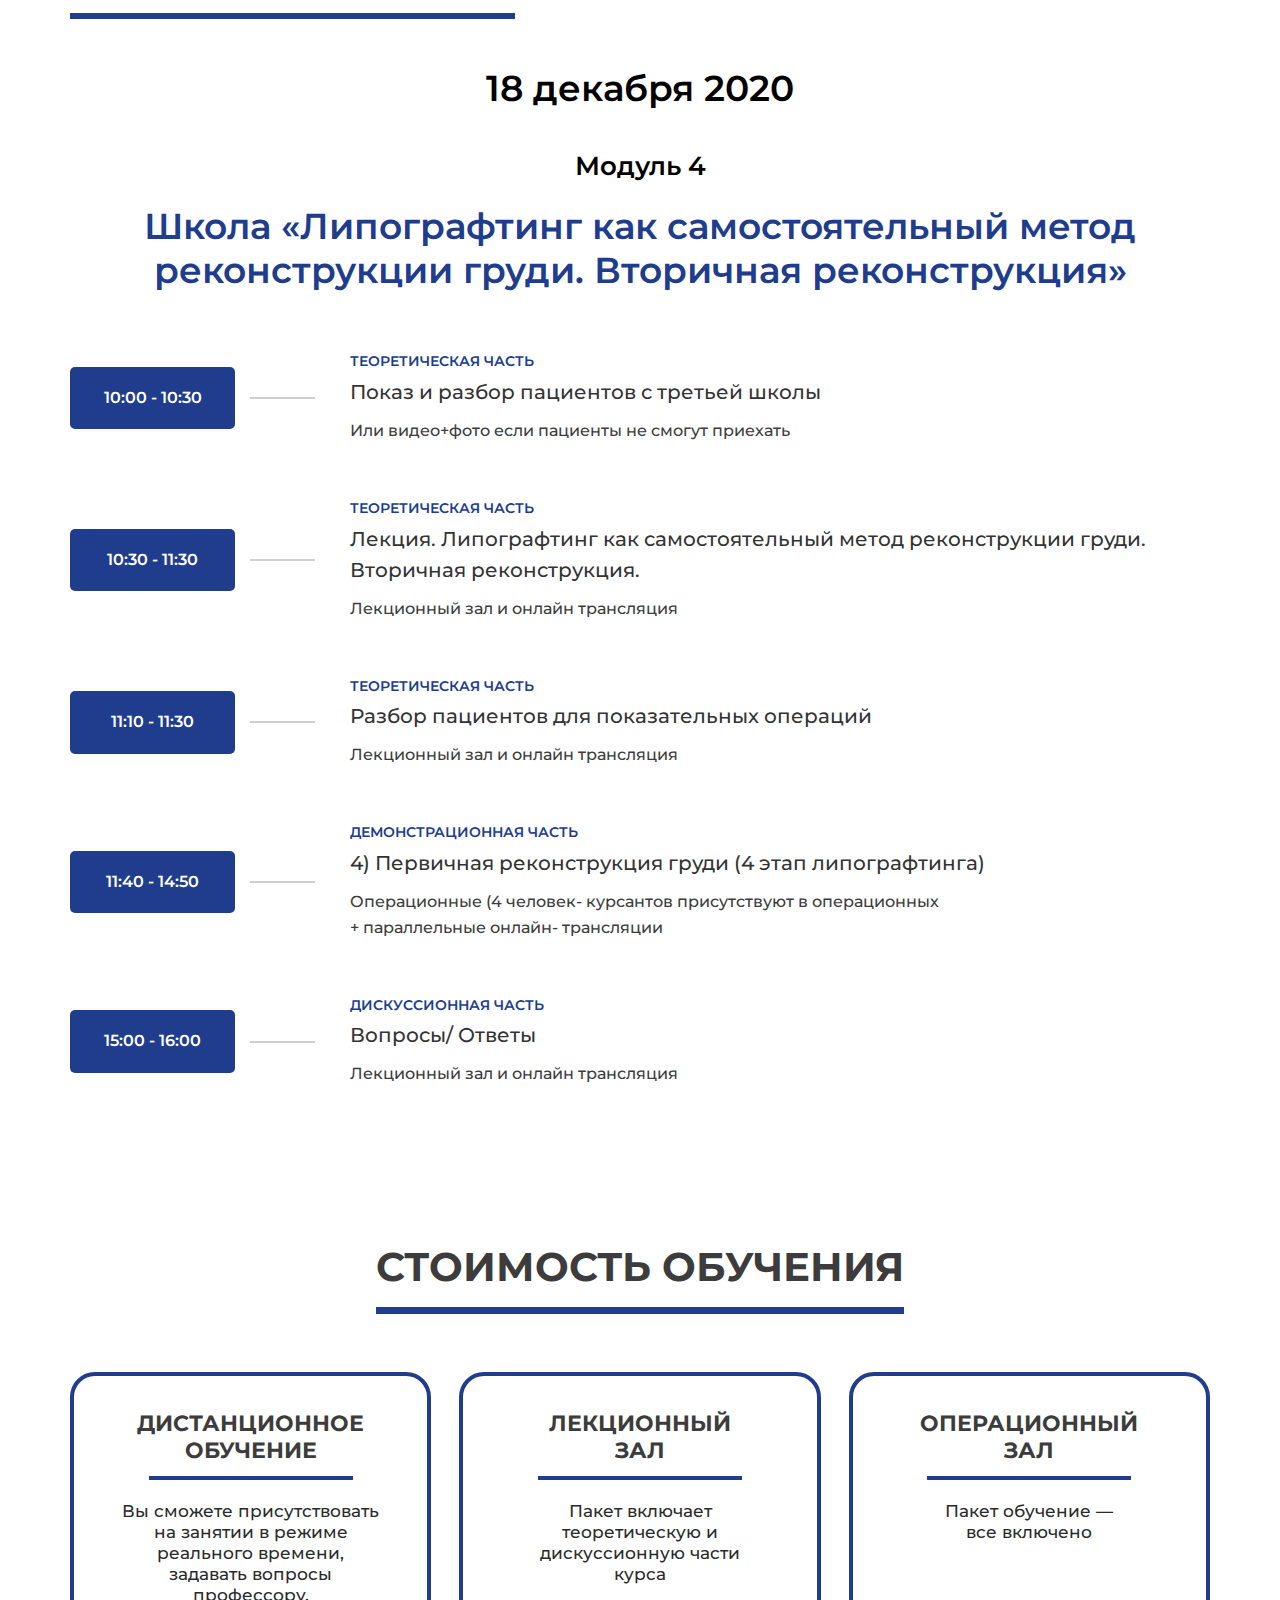
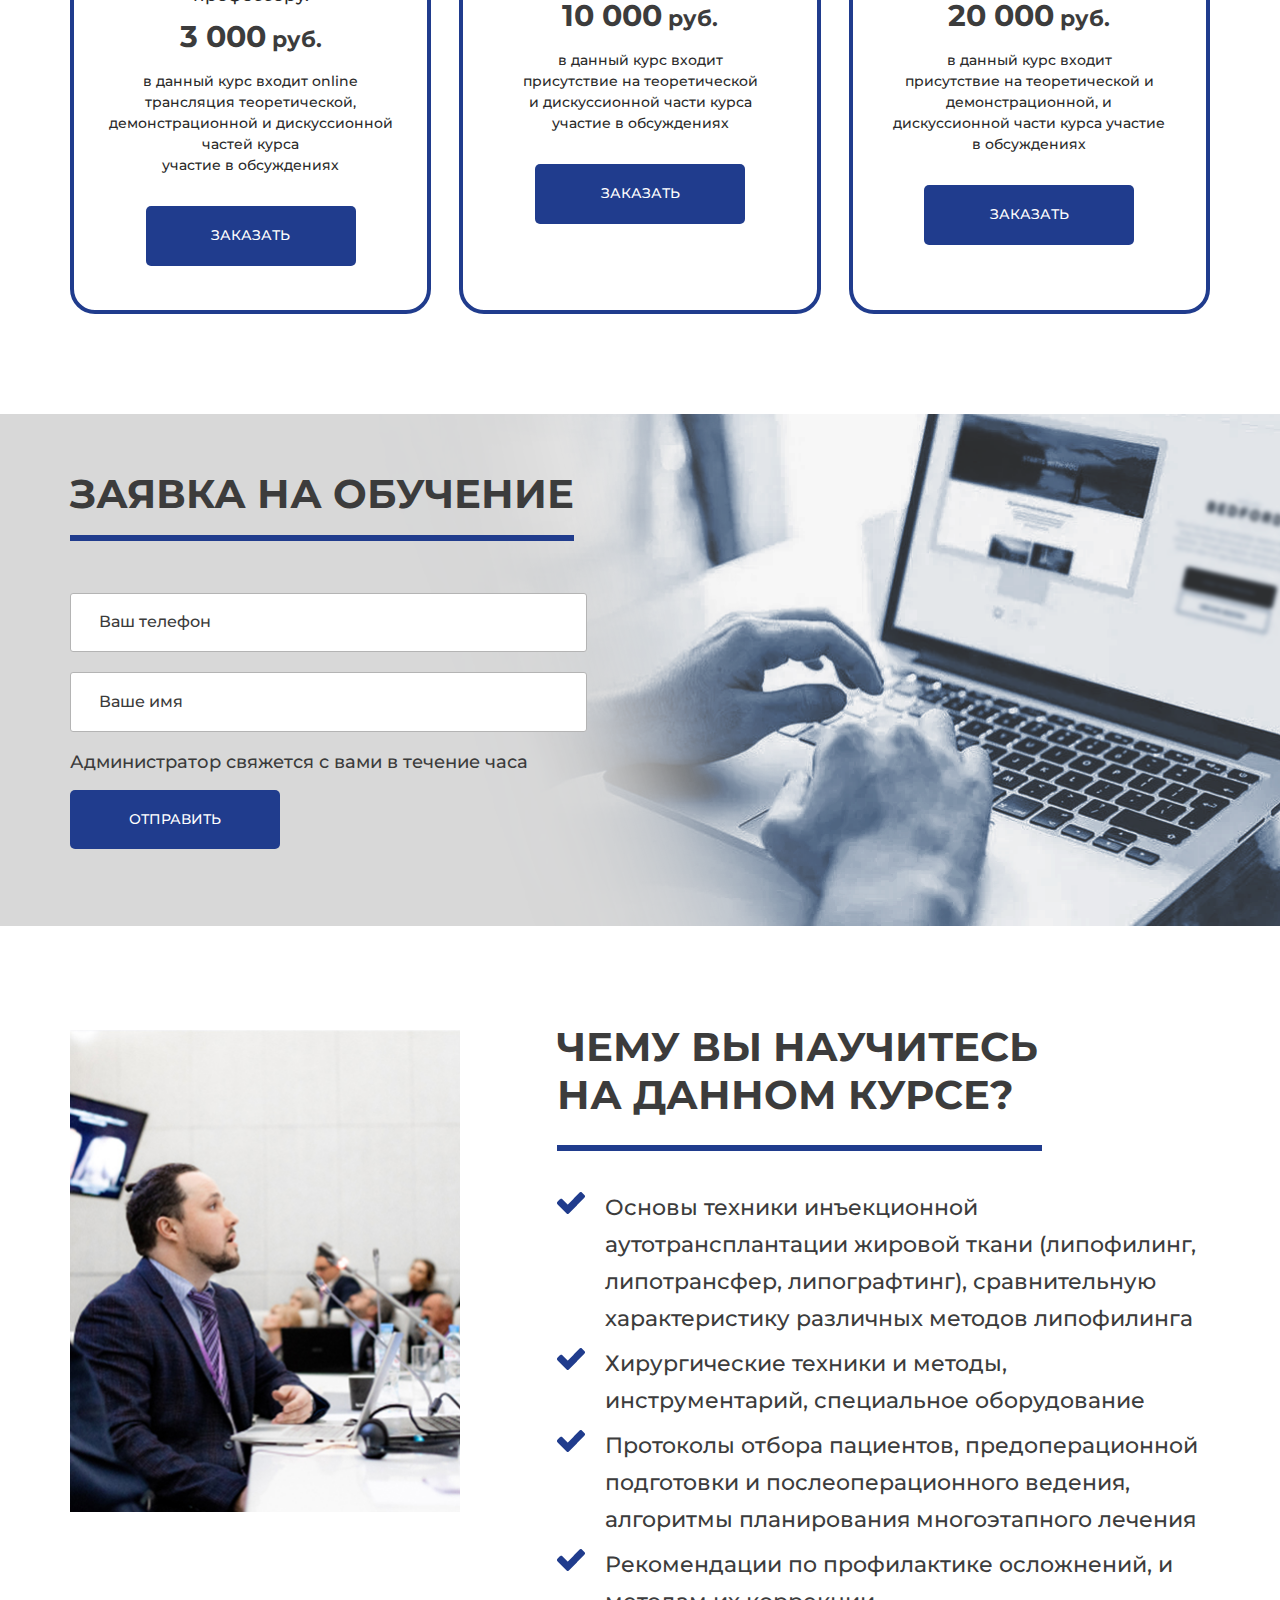
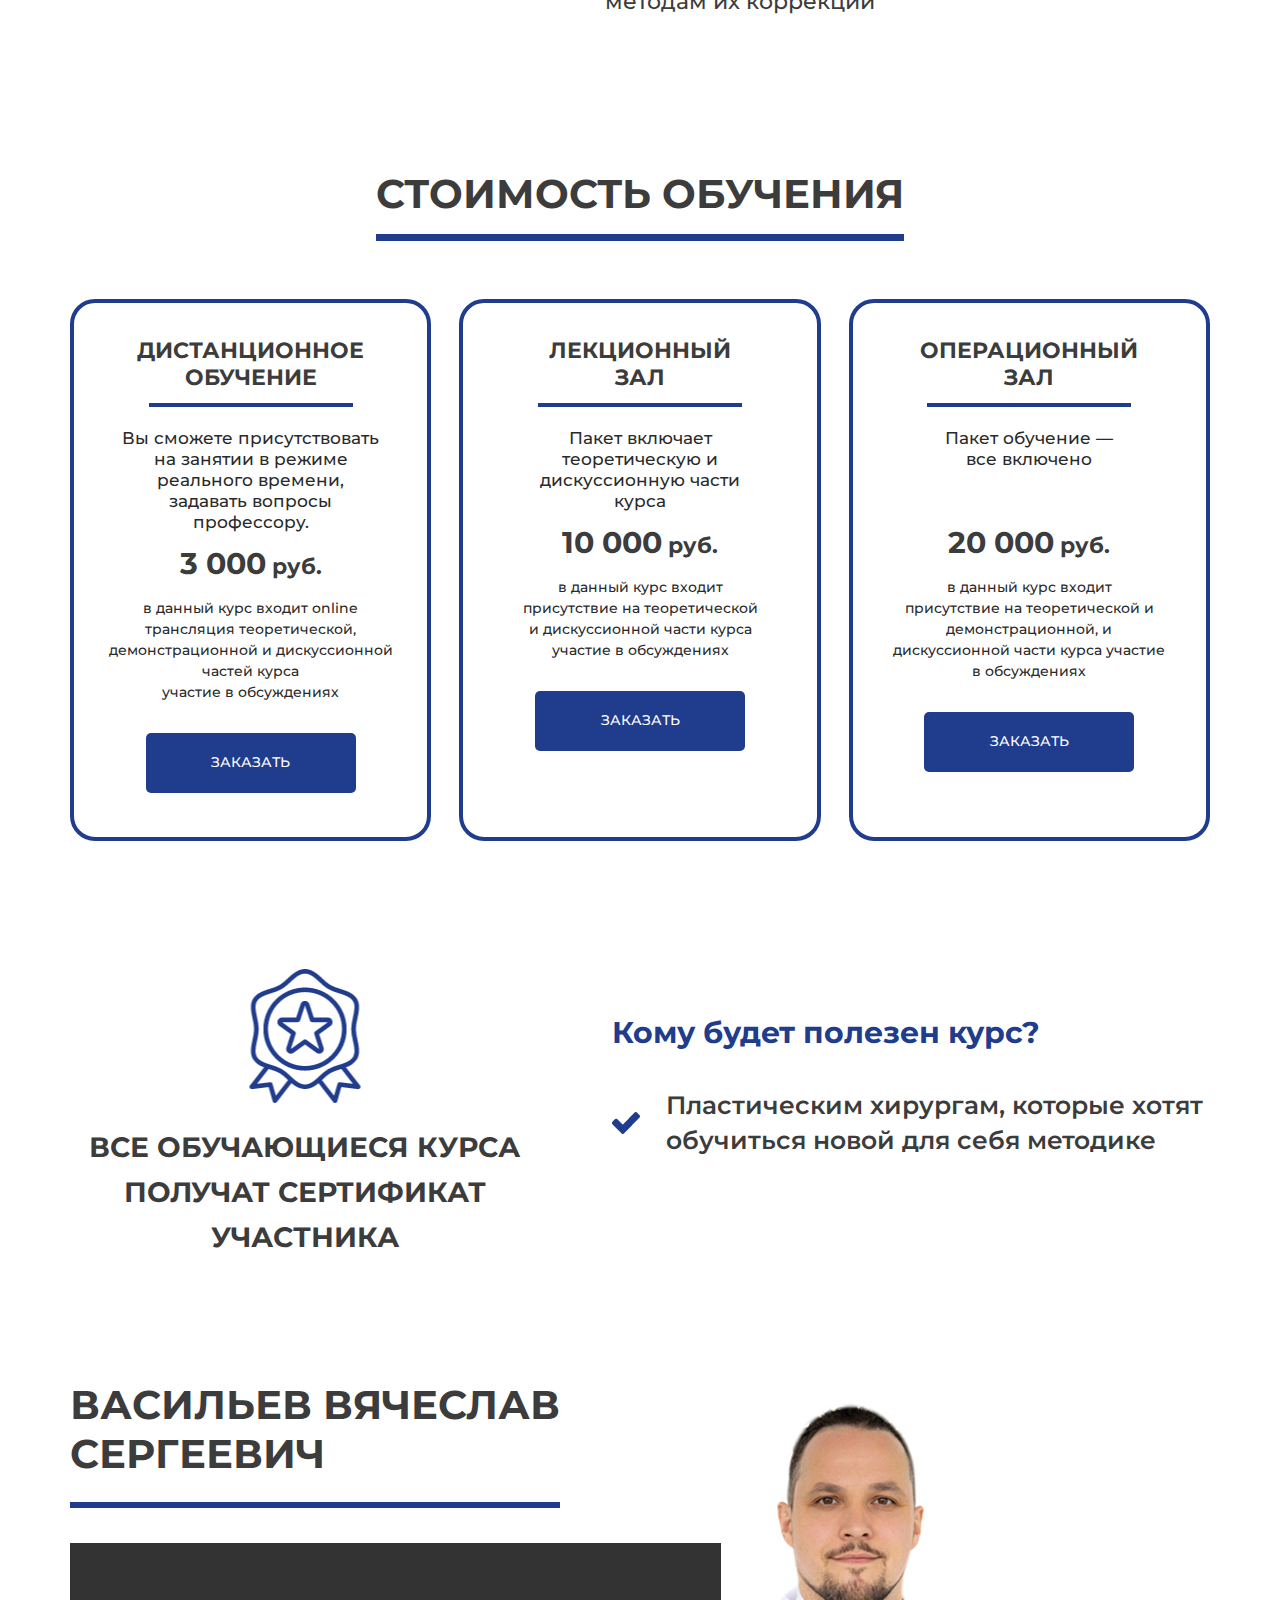
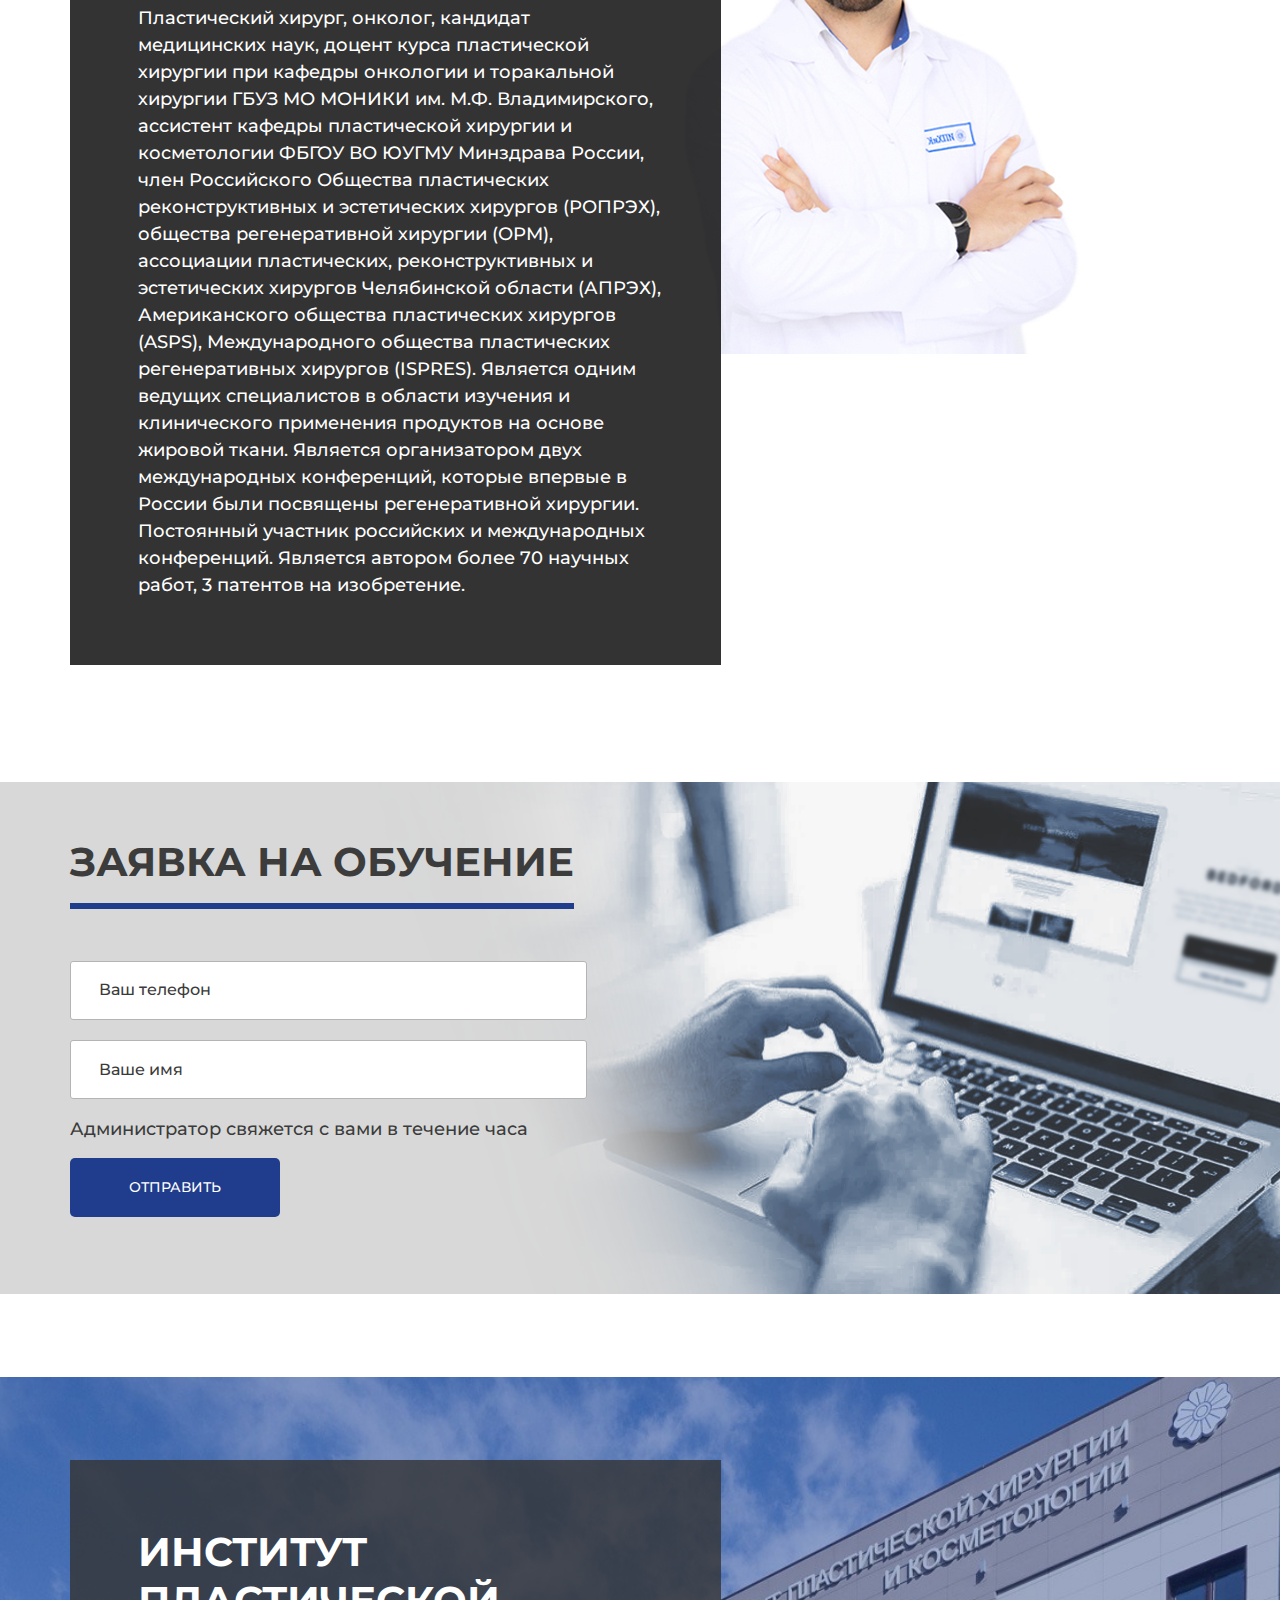
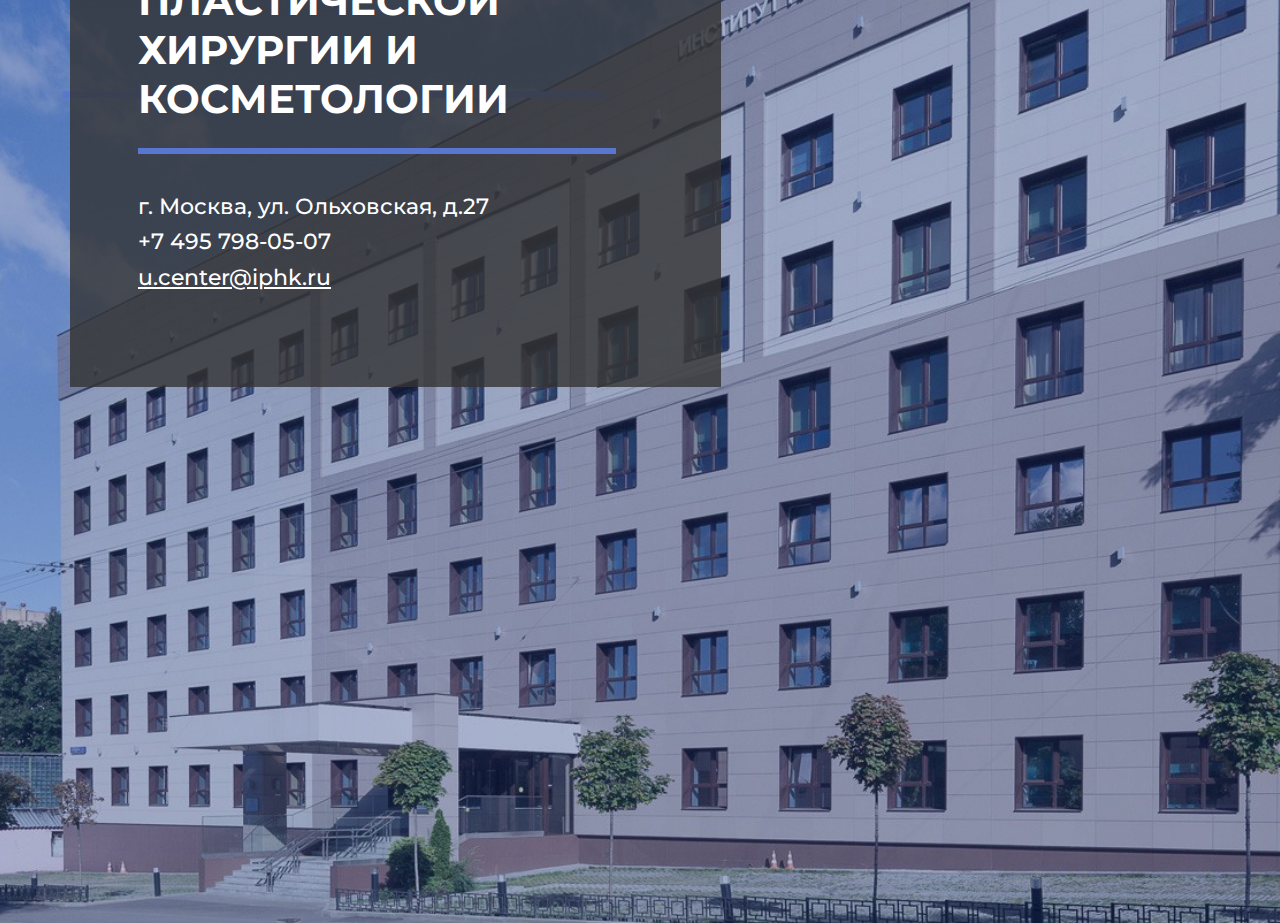
<file: vasiliev.edulancet.com/index.html>
<!DOCTYPE html>


<html lang="ru">
<head>
	<meta charset="utf-8">
	<title>Авторская школа Васильева В.С.  - Реконструкция молочной железы методом инъекционной аутотрансплантации жировой ткани</title>
	<meta name="description" content="Авторская школа Васильева В.С.  - Реконструкция молочной железы методом инъекционной аутотрансплантации жировой ткани">
	<link rel="shortcut icon" href="img/favicon/favicon.ico" type="image/x-icon">
	<link rel="apple-touch-icon" href="img/favicon/apple-touch-icon.png">
	<link rel="apple-touch-icon" sizes="72x72" href="img/favicon/apple-touch-icon-72x72.png">
	<link rel="apple-touch-icon" sizes="114x114" href="img/favicon/apple-touch-icon-114x114.png">
	<meta http-equiv="X-UA-Compatible" content="IE=edge">
	<meta name="viewport" content="width=device-width, initial-scale=1, maximum-scale=1">
	<meta name = "format-detection" content = "telephone=no">
	<link href="https://fonts.googleapis.com/css?family=Montserrat:400,500,600,700|Noto+Serif&display=swap&subset=cyrillic" rel="stylesheet">
	<link rel="stylesheet" href="libs/fancybox/jquery.fancybox.css">
	<link rel="stylesheet" href="css/normalize.css">
	<link rel="stylesheet" href="css/main.css?v=2">

	<link rel="stylesheet" href="css/new.css?v=2">
	
	
	<!-- Facebook Pixel Code -->

<script>

!function(f,b,e,v,n,t,s)

{if(f.fbq)return;n=f.fbq=function(){n.callMethod?

n.callMethod.apply(n,arguments):n.queue.push(arguments)};

if(!f._fbq)f._fbq=n;n.push=n;n.loaded=!0;n.version='2.0';

n.queue=[];t=b.createElement(e);t.async=!0;

t.src=v;s=b.getElementsByTagName(e)[0];

s.parentNode.insertBefore(t,s)}(window,document,'script',

'https://connect.facebook.net/en_US/fbevents.js');

fbq('init', '1736821083121074'); 

fbq('track', 'PageView');

</script>

<noscript>

<img height="1" width="1"

src="https://www.facebook.com/tr?id=1736821083121074&ev=PageView

&noscript=1"/>

</noscript>

<!-- End Facebook Pixel Code -->
	
</head>
<body>
    <!-- Yandex.Metrika counter -->
<script type="text/javascript" >
   (function(m,e,t,r,i,k,a){m[i]=m[i]||function(){(m[i].a=m[i].a||[]).push(arguments)};
   m[i].l=1*new Date();k=e.createElement(t),a=e.getElementsByTagName(t)[0],k.async=1,k.src=r,a.parentNode.insertBefore(k,a)})
   (window, document, "script", "https://mc.yandex.ru/metrika/tag.js", "ym");

   ym(56353816, "init", {
        clickmap:true,
        trackLinks:true,
        accurateTrackBounce:true,
        webvisor:true
   });
</script>
<noscript><div><img src="https://mc.yandex.ru/watch/56353816" style="position:absolute; left:-9999px;" alt="" /></div></noscript>
<!-- /Yandex.Metrika counter -->
<div class="site-wrap">
	<div class="toTop-wrap">
		<div id="toTop"></div>
	</div>
	<div class="banner-wrap">
		<div class="container">
			<!-- <div class="banner-bg"></div> -->
			<header class="main-header">
				<div class="main-header-container">
					<a href="#" class="main-header-logo">
						<img src="img/logo.png" alt="">
					</a>
					<div class="main-header-wrap">
						<div class="main-header-contact">
							<a class="main-header-tel" href="tel:+74957980507">+74957980507</a>
							<a class="fancybox main-header-link" onmousedown="fbq('track', 'SubmitApplication');" href="#popup1">Заказать звонок</a>
						</div>
						<nav class="main-header-nav">
							<menu class="main-header-menu">
								<li>
									<a href="#mammoplasty" data-target="anchor">О курсе</a>
								</li>
								<li>
									<a href="#program" data-target="anchor">Программа курса</a>
								</li>
								<li>
									<a href="#tariffs" data-target="anchor">Стоимость обучения</a>
								</li>
								<li>
									<a href="#clinic" data-target="anchor">Контакты</a>
								</li>
							</menu>
						</nav>
					</div>
					<div class="main-header-menu-toggle">
						<img src="img/burger.svg" alt="">
					</div>
				</div>
			</header>
			<section class="banner">
				<div class="banner-container">
					<!-- <h1>Тонкости и нюансы</h1> -->
					<h2>Реконструкция молочной железы методом инъекционной аутотрансплантации жировой ткани</h2>
					<p>Авторская школа Васильева В.С. </p>
					<a href="#mammoplasty" data-target="anchor" class="btn1">Подробнее</a>
				</div>
			</section>
		</div>
	</div>
	<main>
		<section class="mammoplasty" id="mammoplasty">
			<div class="container">
				<div class="mammoplasty-wrap">
					<div class="mammoplasty-img">
						<img src="img/mammoplasty-img.jpg" alt="">
					</div>
					<div class="mammoplasty-text">
						<h2>Школа Ринопластики</h2>
						<div class="mammoplasty-text-container">
							<div class="mammoplasty-text-img">
								<img src="img/mammoplasty-logo.png" alt="">
							</div>
							<div class="mammoplasty-text-wrap">
								<p>В Учебном центра «ЛАНЦЕТЪ»  открыто новое направление обучения - Школа Реконструкции молочной железы методом инъекционной аутотрансплантации жировой ткани под предводительством Васильева В.С. Планируется проведение занятий на регулярной основе по модульному принципу.</p>
							</div>
							<div class="mammoplasty-btn-wrap">
								<a href="#program" class="btn1" data-target="anchor">Программа курса</a>
							</div>
						</div>
					</div>
				</div>
			</div>
		</section>





		<section class="program" id="program">
			<div class="container">
				<h2>Программа курса</h2>

				<div class="date">31 марта 2020</div>
				<div class="number-modul">Модуль 1</div>
				<div class="modul">Школа «Основы реконструкции молочной железы методом инъекционной аутотрансплантации жировой ткани»</div>
				
				<div class="program-list">
					<div class="program-item">
						<b>10:00 - 11:00</b>
						<div class="program-item-text">
							<span>Теоретическая часть</span>
							<h3>Лекция. Принципы инъекционной аутотрансплантации жировой ткани. Разбор современных методов липотрансфера. Показания и противопоказания для использования липографтинга в реконструкции груди. Критерии отбора пациентов.</h3>
							<p>Лекционный зал и онлайн трансляция</p>
						</div>
					</div>
					<div class="program-item">
						<b>11:00 - 11:30</b>
						<div class="program-item-text">
							<span>Теоретическая часть</span>
							<h3>Разбор пациентов для показательных операций</h3>
							<p>Лекционный зал и онлайн трансляция</p>
						</div>
					</div>
					<div class="program-item">
						<b>11:30 - 14:20</b>
						<div class="program-item-text">
							<span>Демонстрационная часть</span>
							<h3>Показательная операция:<br>
								1) Первичная реконструкция груди (1 этап липографтинга)</h3>
							<p>Операционные (4 человек- курсантов присутствуют в операционных<br>
								+ параллельные онлайн- трансляции</p>
						</div>
					</div>
					<div class="program-item">
						<b>14:30 - 15:30</b>
						<div class="program-item-text">
							<span>Дискуссионная часть</span>
							<h3>Вопросы/ Ответы</h3>
							<p>Лекционный зал и онлайн трансляция</p>
						</div>
					</div>
				</div>
			</div>
		</section>
		<section class="tariffs" id="tariffs">
			<div class="container">
				<h2>Стоимость обучения</h2>

				<div class="tariffs-list">
					<div class="tariffs-item">
						<h3>Дистанционное обучение</h3>
						<p class="tariffs-text1">Вы сможете присутствовать на занятии в режиме реального времени, задавать вопросы профессору.</p>
						<b><span>3 000</span> руб.</b>
						<p class="tariffs-text2">в данный курс входит online  трансляция  теоретической, демонстрационной и дискуссионной частей курса <br> участие в обсуждениях</p>
						<a data-topic="Дистанционное обучение" href="#popup2" onmousedown="fbq('track', 'SubmitApplication');" class="btn1 fancybox">Заказать</a>
					</div>
					<div class="tariffs-item">
						<h3>Лекционный зал</h3>
						<p class="tariffs-text1">Пакет включает теоретическую и дискуссионную части курса</p>
						<b><span>10 000</span> руб.</b>
						<p class="tariffs-text2">в данный курс входит присутствие на теоретической и дискуссионной части курса участие в обсуждениях</p>
						<a data-topic="Лекционный зал" href="#popup2" onmousedown="fbq('track', 'SubmitApplication');" class="btn1 fancybox">Заказать</a>
					</div>
					<div class="tariffs-item">
						<h3>Операционный зал</h3>
						<p class="tariffs-text1">Пакет обучение — все включено</p>
						<b><span>20 000</span> руб.</b>
						<p class="tariffs-text2">в данный курс входит <br> присутствие на теоретической и демонстрационной, и дискуссионной части курса участие в обсуждениях</p>
						<a data-topic="Операционный зал" href="#popup2" onmousedown="fbq('track', 'SubmitApplication');" class="btn1 fancybox">Заказать</a>
					</div>
				</div>
<!-- 
				<div class="disc">
					*При регистрации на два и более модуля – опция «постановка руки» - возможность участия в операции с тренером
				</div> -->
			</div>
		</section>








		<section class="program" id="program">
			<div class="container">
				<h2>Программа курса</h2>

				<div class="date">26 июня 2020</div>
				<div class="number-modul">Модуль 2</div>
				<div class="modul">Школа  «Липофилинг как вспомогательный метод реконструкции груди»</div>
				
				<div class="program-list">
					<div class="program-item">
						<b>10:00 - 10:30</b>
						<div class="program-item-text">
							<h3>Показ и разбор пациентов с первой школы, или видео+фото если пациенты не смогут приехать</h3>
						</div>
					</div>
					<div class="program-item">
						<b>10:30 - 11:30</b>
						<div class="program-item-text">
							<span>Теоретическая часть</span>
							<h3>Лекция. Липофилинг как вспомогательный метод реконструкции груди.</h3>
							<p>Лекционный зал и онлайн трансляция</p>
						</div>
					</div>
					<div class="program-item">
						<b>11:30 - 12:00</b>
						<div class="program-item-text">
							<span>Теоретическая часть</span>
							<h3>Разбор пациентов для показательных операций</h3>
							<p>Лекционный зал и онлайн трансляция</p>
						</div>
					</div>
					<div class="program-item">
						<b>12:00 - 15:00</b>
						<div class="program-item-text">
							<span>Демонстрационная часть</span>
							<h3>Показательная операция:<br>
								2)   Первичная реконструкция груди (2 этап липографтинга)</h3>
							<p>Операционные (4 человек- курсантов присутствуют в операционных<br>
								+ параллельные онлайн- трансляции</p>
						</div>
					</div>
					<div class="program-item">
						<b>15:00 - 16:00</b>
						<div class="program-item-text">
							<span>Дискуссионная часть</span>
							<h3>Вопросы/ Ответы</h3>
							<p>Лекционный зал и онлайн трансляция</p>
						</div>
					</div>
				</div>
			</div>
		</section>
		<section class="tariffs" id="tariffs">
			<div class="container">
				<h2>Стоимость обучения</h2>

				<div class="tariffs-list">
					<div class="tariffs-item">
						<h3>Дистанционное обучение</h3>
						<p class="tariffs-text1">Вы сможете присутствовать на занятии в режиме реального времени, задавать вопросы профессору.</p>
						<b><span>3 000</span> руб.</b>
						<p class="tariffs-text2">в данный курс входит online  трансляция  теоретической, демонстрационной и дискуссионной частей курса <br> участие в обсуждениях</p>
						<a data-topic="Дистанционное обучение" href="#popup2" onmousedown="fbq('track', 'SubmitApplication');" class="btn1 fancybox">Заказать</a>
					</div>
					<div class="tariffs-item">
						<h3>Лекционный зал</h3>
						<p class="tariffs-text1">Пакет включает теоретическую и дискуссионную части курса</p>
						<b><span>10 000</span> руб.</b>
						<p class="tariffs-text2">в данный курс входит присутствие на теоретической и дискуссионной части курса участие в обсуждениях</p>
						<a data-topic="Лекционный зал" href="#popup2" onmousedown="fbq('track', 'SubmitApplication');" class="btn1 fancybox">Заказать</a>
					</div>
					<div class="tariffs-item">
						<h3>Операционный зал</h3>
						<p class="tariffs-text1">Пакет обучение — все включено</p>
						<b><span>20 000</span> руб.</b>
						<p class="tariffs-text2">в данный курс входит <br> присутствие на теоретической и демонстрационной, и дискуссионной части курса участие в обсуждениях</p>
						<a data-topic="Операционный зал" href="#popup2" onmousedown="fbq('track', 'SubmitApplication');" class="btn1 fancybox">Заказать</a>
					</div>
				</div>

				<!-- <div class="disc">
					*При регистрации на два и более модуля – опция «постановка руки» - возможность участия в операции с тренером
				</div> -->
			</div>
		</section>







		<section class="program" id="program">
			<div class="container">
				<h2>Программа курса</h2>

				<div class="date">25 сентября 2020</div>
				<div class="number-modul">Модуль 3</div>
				<div class="modul">Школа «Липографтинг как самостоятельный метод реконструкции груди. Первичная реконструкция»</div>
				
				<div class="program-list">
					<div class="program-item">
						<b>10:00 - 10:30</b>
						<div class="program-item-text">
							<h3>Показ и разбор пациентов со второй школы, или видео+фото если пациенты не смогут приехать</h3>
						</div>
					</div>
					<div class="program-item">
						<b>10:30 - 11:30</b>
						<div class="program-item-text">
							<span>Теоретическая часть</span>
							<h3>Лекция. Липографтинг как самостоятельный метод реконструкции груди. Первичная реконструкция.</h3>
							<p>Лекционный зал и онлайн трансляция</p>
						</div>
					</div>
					<div class="program-item">
						<b>11:10 - 12:00</b>
						<div class="program-item-text">
							<span>Теоретическая часть</span>
							<h3>Разбор пациентов для показательных операций</h3>
							<p>Лекционный зал и онлайн трансляция</p>
						</div>
					</div>
					<div class="program-item">
						<b>12:00 - 15:00</b>
						<div class="program-item-text">
							<span>Демонстрационная часть</span>
							<h3>Показательная операция:<br>
									3)   Первичная реконструкция груди (3 этап липографтинга)</h3>
							<p>Операционные (4 человек- курсантов присутствуют в операционных<br>
								+ параллельные онлайн- трансляции</p>
						</div>
					</div>
					<div class="program-item">
						<b>15:00 - 16:00</b>
						<div class="program-item-text">
							<span>Дискуссионная часть</span>
							<h3>Вопросы/ Ответы</h3>
							<p>Лекционный зал и онлайн трансляция</p>
						</div>
					</div>
				</div>
			</div>
		</section>
		<section class="tariffs" id="tariffs">
			<div class="container">
				<h2>Стоимость обучения</h2>

				<div class="tariffs-list">
					<div class="tariffs-item">
						<h3>Дистанционное обучение</h3>
						<p class="tariffs-text1">Вы сможете присутствовать на занятии в режиме реального времени, задавать вопросы профессору.</p>
						<b><span>3 000</span> руб.</b>
						<p class="tariffs-text2">в данный курс входит online  трансляция  теоретической, демонстрационной и дискуссионной частей курса <br> участие в обсуждениях</p>
						<a data-topic="Дистанционное обучение" href="#popup2" onmousedown="fbq('track', 'SubmitApplication');" class="btn1 fancybox">Заказать</a>
					</div>
					<div class="tariffs-item">
						<h3>Лекционный зал</h3>
						<p class="tariffs-text1">Пакет включает теоретическую и дискуссионную части курса</p>
						<b><span>10 000</span> руб.</b>
						<p class="tariffs-text2">в данный курс входит присутствие на теоретической и дискуссионной части курса участие в обсуждениях</p>
						<a data-topic="Лекционный зал" href="#popup2" onmousedown="fbq('track', 'SubmitApplication');" class="btn1 fancybox">Заказать</a>
					</div>
					<div class="tariffs-item">
						<h3>Операционный зал</h3>
						<p class="tariffs-text1">Пакет обучение — все включено</p>
						<b><span>20 000</span> руб.</b>
						<p class="tariffs-text2">в данный курс входит <br> присутствие на теоретической и демонстрационной, и дискуссионной части курса участие в обсуждениях</p>
						<a data-topic="Операционный зал" href="#popup2" onmousedown="fbq('track', 'SubmitApplication');" class="btn1 fancybox">Заказать</a>
					</div>
				</div>

				<!-- <div class="disc">
					*При регистрации на два и более модуля – опция «постановка руки» - возможность участия в операции с тренером
				</div> -->
			</div>
		</section>









		<section class="program" id="program">
			<div class="container">
				<h2>Программа курса</h2>

				<div class="date">18 декабря 2020</div>
				<div class="number-modul">Модуль 4</div>
				<div class="modul">Школа  «Липографтинг как самостоятельный метод реконструкции груди. Вторичная реконструкция»</div>
				
				<div class="program-list">
					<div class="program-item">
						<b>10:00 - 10:30</b>
						<div class="program-item-text">
							<span>Теоретическая часть</span>
							<h3>Показ и разбор пациентов с третьей школы</h3>
							<p>Или видео+фото если пациенты не смогут приехать</p>
						</div>
					</div>
					<div class="program-item">
						<b>10:30 - 11:30</b>
						<div class="program-item-text">
							<span>Теоретическая часть</span>
							<h3>Лекция. Липографтинг как самостоятельный метод реконструкции груди. Вторичная реконструкция.</h3>
							<p>Лекционный зал и онлайн трансляция</p>
						</div>
					</div>
					<div class="program-item">
						<b>11:10 - 11:30</b>
						<div class="program-item-text">
							<span>Теоретическая часть</span>
							<h3>Разбор пациентов для показательных операций</h3>
							<p>Лекционный зал и онлайн трансляция</p>
						</div>
					</div>
					<div class="program-item">
						<b>11:40 - 14:50</b>
						<div class="program-item-text">
							<span>Демонстрационная часть</span>
							<h3>4)   Первичная реконструкция груди (4 этап липографтинга)</h3>
							<p>Операционные (4 человек- курсантов присутствуют в операционных<br> 
								+ параллельные онлайн- трансляции</p>
						</div>
					</div>
					<div class="program-item">
						<b>15:00 - 16:00</b>
						<div class="program-item-text">
							<span>Дискуссионная часть</span>
							<h3>Вопросы/ Ответы</h3>
							<p>Лекционный зал и онлайн трансляция</p>
						</div>
					</div>
				</div>
			</div>
		</section>
		<section class="tariffs" id="tariffs">
			<div class="container">
				<h2>Стоимость обучения</h2>

				<div class="tariffs-list">
					<div class="tariffs-item">
						<h3>Дистанционное обучение</h3>
						<p class="tariffs-text1">Вы сможете присутствовать на занятии в режиме реального времени, задавать вопросы профессору.</p>
						<b><span>3 000</span> руб.</b>
						<p class="tariffs-text2">в данный курс входит online  трансляция  теоретической, демонстрационной и дискуссионной частей курса <br> участие в обсуждениях</p>
						<a data-topic="Дистанционное обучение" href="#popup2" onmousedown="fbq('track', 'SubmitApplication');" class="btn1 fancybox">Заказать</a>
					</div>
					<div class="tariffs-item">
						<h3>Лекционный зал</h3>
						<p class="tariffs-text1">Пакет включает теоретическую и дискуссионную части курса</p>
						<b><span>10 000</span> руб.</b>
						<p class="tariffs-text2">в данный курс входит присутствие на теоретической и дискуссионной части курса участие в обсуждениях</p>
						<a data-topic="Лекционный зал" href="#popup2" onmousedown="fbq('track', 'SubmitApplication');" class="btn1 fancybox">Заказать</a>
					</div>
					<div class="tariffs-item">
						<h3>Операционный зал</h3>
						<p class="tariffs-text1">Пакет обучение — все включено</p>
						<b><span>20 000</span> руб.</b>
						<p class="tariffs-text2">в данный курс входит <br> присутствие на теоретической и демонстрационной, и дискуссионной части курса участие в обсуждениях</p>
						<a data-topic="Операционный зал" href="#popup2" onmousedown="fbq('track', 'SubmitApplication');" class="btn1 fancybox">Заказать</a>
					</div>
				</div>

				<!-- <div class="disc">
					*При регистрации на два и более модуля – опция «постановка руки» - возможность участия в операции с тренером
				</div> -->
			</div>
		</section>





		<section class="feedback">
			<div class="container">
				<div class="feedback-bg"></div>
				<div class="feedback-wrap">
					<h2>Заявка на обучение</h2>
					<form id="form1" action="#" class="feedback-form">
						<input class="input" type="tel" name="tel" placeholder="Ваш телефон" required>
						<input class="input" type="text" name="name" placeholder="Ваше имя" required>
						<p>Администратор свяжется с вами в течение часа</p>
						<button type="submit" class="btn1">Отправить</button>
					</form>
				</div>
			</div>
		</section>
		<section class="info">
			<div class="container">
				<div class="info-list">
					<!-- <div class="info-item info-item1">
						<div class="info-item-text">
							<h2>Импланты</h2>
							<p>Демонстрационная операция будет проводиться с использованием анатомических имплантов компании <b>Sebbin</b></p>
						</div>
						<div class="info-item-img">
							<img src="img/info-item-1.jpg" alt="">
						</div>
					</div> -->
					<div class="info-item info-item2">
						<div class="info-item-img">
							<img src="img/info-item-2.jpg" alt="">
						</div>
						<div class="info-item-text">
							<h2>Чему вы научитесь на данном курсе?</h2>
							<ul>
								<li>Основы техники инъекционной аутотрансплантации жировой ткани 
									(липофилинг, липотрансфер, липографтинг), сравнительную характеристику различных методов липофилинга</li>
								<li>Хирургические техники и методы, инструментарий, специальное оборудование</li>
								<li>Протоколы отбора пациентов, предоперационной подготовки и послеоперационного ведения, алгоритмы планирования многоэтапного лечения</li>
								<li>Рекомендации по профилактике осложнений, и методам их коррекции</li>
							</ul>
							<!-- <p>и другим полезным навыкам от мастера ринопластики, профессора Васильева.</p> -->
						</div>
					</div>
				</div>
			</div>
		</section>



		<section class="tariffs" id="tariffs">
			<div class="container">
				<h2>Стоимость обучения</h2>

				<div class="tariffs-list">
					<div class="tariffs-item">
						<h3>Дистанционное обучение</h3>
						<p class="tariffs-text1">Вы сможете присутствовать на занятии в режиме реального времени, задавать вопросы профессору.</p>
						<b><span>3 000</span> руб.</b>
						<p class="tariffs-text2">в данный курс входит online  трансляция  теоретической, демонстрационной и дискуссионной частей курса <br> участие в обсуждениях</p>
						<a data-topic="Дистанционное обучение" href="#popup2" onmousedown="fbq('track', 'SubmitApplication');" class="btn1 fancybox">Заказать</a>
					</div>
					<div class="tariffs-item">
						<h3>Лекционный зал</h3>
						<p class="tariffs-text1">Пакет включает теоретическую и дискуссионную части курса</p>
						<b><span>10 000</span> руб.</b>
						<p class="tariffs-text2">в данный курс входит присутствие на теоретической и дискуссионной части курса участие в обсуждениях</p>
						<a data-topic="Лекционный зал" href="#popup2" onmousedown="fbq('track', 'SubmitApplication');" class="btn1 fancybox">Заказать</a>
					</div>
					<div class="tariffs-item">
						<h3>Операционный зал</h3>
						<p class="tariffs-text1">Пакет обучение — все включено</p>
						<b><span>20 000</span> руб.</b>
						<p class="tariffs-text2">в данный курс входит <br> присутствие на теоретической и демонстрационной, и дискуссионной части курса участие в обсуждениях</p>
						<a data-topic="Операционный зал" href="#popup2" onmousedown="fbq('track', 'SubmitApplication');" class="btn1 fancybox">Заказать</a>
					</div>
				</div>
<!-- 
				<div class="disc">
					*При регистрации на два и более модуля – опция «постановка руки» - возможность участия в операции с тренером
				</div> -->
			</div>
		</section>



		<section class="certificate">
			<div class="container">
				<div class="certificate-container">
					<div class="certificate-wrap1">
						<h2>Все обучающиеся курса получат сертификат участника</h2>
					</div>
					<div class="certificate-wrap2">
						<h3>Кому будет полезен курс?</h3>
						<ul>
							<li>Пластическим хирургам, которые хотят обучиться новой для себя методике</li>
						</ul>
					</div>
				</div>
			</div>
		</section>
		<section class="aboutMe">
			<div class="container">
				<div class="aboutMe-wrap">
					<div class="aboutMe-text">
						<h2>Васильев Вячеслав Сергеевич </h2>
						<div class="aboutMe-text-wrap">
							<p>Пластический хирург, онколог, кандидат медицинских наук, доцент курса пластической хирургии при кафедры онкологии и торакальной хирургии ГБУЗ МО МОНИКИ им. М.Ф. Владимирского, ассистент кафедры пластической хирургии и косметологии ФБГОУ ВО ЮУГМУ Минздрава России, член Российского Общества пластических реконструктивных и эстетических хирургов (РОПРЭХ), общества регенеративной хирургии (ОРМ), ассоциации пластических, реконструктивных и эстетических хирургов Челябинской области (АПРЭХ), Американского общества пластических хирургов (ASPS), Международного общества пластических регенеративных хирургов (ISPRES). Является одним ведущих специалистов в области изучения и клинического применения продуктов на основе жировой ткани. Является организатором двух международных конференций, которые впервые в России были посвящены регенеративной хирургии. Постоянный участник российских и международных конференций. Является автором более 70 научных работ, 3 патентов на изобретение.</p>
						</div>
					</div>
					<div class="aboutMe-img">
						<img src="img/about-11.jpg" alt="">
					</div>
				</div>
			</div>
		</section>
		<section class="feedback">
			<div class="container">
				<div class="feedback-bg"></div>
				<div class="feedback-wrap">
					<h2>Заявка на обучение</h2>
					<form id="form2" action="#" class="feedback-form">
						<input class="input" type="tel" name="tel" placeholder="Ваш телефон" required>
						<input class="input" type="text" name="name" placeholder="Ваше имя" required>
						<p>Администратор свяжется с вами в течение часа</p>
						<button type="submit" class="btn1">Отправить</button>
					</form>
				</div>
			</div>
		</section>
		<section class="clinic" id="clinic">
			<div class="container">
				<div class="clinic-wrap">
					<h2>Институт пластической хирургии и косметологии</h2>
					<ul>
						<li>г. Москва, ул. Ольховская, д.27</li>
						<li>
							<a href="tel:+74957980507">+7 495 798-05-07</a>
						</li>
						<li>
							<a class="clinic-email" href="mailto:u.center@iphk.ru">u.center@iphk.ru</a>
						</li>
					</ul>
				</div>
			</div>
		</section>
	</main>
</div>
	<div class="hidden">
		<div class="popup" id="popup1">
			<h2>Заказать звонок</h2>
			<form id="form3" action="#" class="popup-form">
				<input class="input" type="tel" name="tel" placeholder="Ваш телефон" required>
				<input class="input" type="text" name="name" placeholder="Ваше имя" required>
				<p>Администратор свяжется с вами в течение часа</p>
				<button type="submit" class="btn1">Отправить</button>
			</form>
		</div>
		<div class="popup" id="popup2">
			<h2>Оставить заявку</h2>
			<form action="#" class="popup-form" id="form4">
				<input style="display: none;" name="topic" type="text" class="popup-input-topic">
				<input class="input" type="tel" name="tel" placeholder="Ваш телефон" required>
				<input class="input" type="text" name="name" placeholder="Ваше имя" required>
				<p>Администратор свяжется с вами в течение часа</p>
				<button type="submit" class="btn1">Отправить</button>
			</form>
		</div>
		<div class="pop" id="pop">
			Спасибо. <br>
			Заявка успешно отправлена.
		</div>
	</div>
	<script src="libs/jquery/jquery-1.11.2.min.js"></script>
	<script src="libs/mask/jquery.inputmask.bundle.min.js"></script>
	<script src="libs/fancybox/jquery.fancybox.min.js"></script>
	<script src="js/common.js"></script>
</body>
</html>
</file>
<file: lipsky.edulancet.com/css/main.css>
*::-webkit-input-placeholder {
  color: #666;
  opacity: 1;
}

*:-moz-placeholder {
  color: #666;
  opacity: 1;
}

*::-moz-placeholder {
  color: #666;
  opacity: 1;
}

*:-ms-input-placeholder {
  color: #666;
  opacity: 1;
}

* {
  -webkit-box-sizing: border-box;
  box-sizing: border-box;
}

*:before,
*:after {
  -webkit-box-sizing: border-box;
  box-sizing: border-box;
}

body {
  font-size: 16px;
  min-width: 320px;
  position: relative;
  line-height: 1.4;
  font-family: "Montserrat", sans-serif;
  font-weight: 400;
  overflow-x: hidden;
  margin: 0;
}

p {
  margin: 0;
}

a {
  text-decoration: none;
  outline: none;
}

img {
  max-width: 100%;
  height: auto;
  vertical-align: bottom;
}

ul li,
ol li,
menu li {
  list-style: none;
}

ul,
ol,
menu {
  display: block;
  margin: 0;
  padding-left: 0;
}

button {
  outline: none;
  border: 0;
  padding: 0;
  cursor: pointer;
}

h1,
h2,
h3,
h4,
h5,
h6 {
  margin: 0;
  font-weight: normal;
}

.btn1 {
  display: inline-block;
  color: white;
  font-family: "Montserrat", sans-serif;
  font-size: 14px;
  font-weight: 500;
  text-transform: uppercase;
  padding: 21.5px 45px;
  border-radius: 5px;
  background-color: #203c8d;
  -webkit-transition: background-color 0.3s, -webkit-transform 0.3s;
  transition: background-color 0.3s, -webkit-transform 0.3s;
  transition: transform 0.3s, background-color 0.3s;
  transition: transform 0.3s, background-color 0.3s, -webkit-transform 0.3s;
}

.hidden {
  display: none;
}

.site-wrap {
  overflow: hidden;
}

.container {
  margin: 0 auto;
  position: relative;
  padding: 0 15px;
  width: 100%;
  max-width: 1170px;
}

.main-header {
  padding-top: 33px;
  padding-bottom: 33px;
  position: relative;
}

.main-header-menu-toggle {
  width: 30px;
  height: 30px;
  background: url("../img/menu.svg") center no-repeat;
  cursor: pointer;
  display: none;
}

.main-header-container {
  display: -webkit-box;
  display: -ms-flexbox;
  display: flex;
  -ms-flex-wrap: wrap;
  flex-wrap: wrap;
  -webkit-box-pack: justify;
  -ms-flex-pack: justify;
  justify-content: space-between;
  -webkit-box-align: start;
  -ms-flex-align: start;
  align-items: flex-start;
}

.main-header-logo {
  max-width: 324px;
  width: 100%;
  margin-top: 36px;
}

.main-header-wrap {
  width: calc(100% - 457px);
}

.main-header-contact {
  max-width: 313px;
  width: 100%;
  margin-left: auto;
  margin-bottom: 24px;
  display: -webkit-box;
  display: -ms-flexbox;
  display: flex;
  -ms-flex-wrap: wrap;
  flex-wrap: wrap;
  -webkit-box-pack: justify;
  -ms-flex-pack: justify;
  justify-content: space-between;
  -webkit-box-align: center;
  -ms-flex-align: center;
  align-items: center;
}

.main-header-link {
  color: #5977d1;
  font-size: 13px;
  font-weight: 500;
  text-transform: uppercase;
  position: relative;
}

.main-header-link:after {
  content: '';
  position: absolute;
  bottom: 0;
  left: 50%;
  -webkit-transform: translateX(-50%);
  transform: translateX(-50%);
  height: 1px;
  background-color: #5977d1;
  width: 100%;
  -webkit-transition: width 0.3s;
  transition: width 0.3s;
}

.main-header-tel {
  color: white;
  font-size: 20px;
  font-weight: 600;
}

.main-header-menu {
  display: -webkit-box;
  display: -ms-flexbox;
  display: flex;
  -ms-flex-wrap: wrap;
  flex-wrap: wrap;
  -webkit-box-pack: justify;
  -ms-flex-pack: justify;
  justify-content: space-between;
  -webkit-box-align: center;
  -ms-flex-align: center;
  align-items: center;
}

.main-header-menu a {
  display: inline-block;
  color: #fefefe;
  font-size: 14px;
  font-weight: 600;
  text-transform: uppercase;
  position: relative;
  padding-bottom: 15px;
}

.main-header-menu a:after {
  content: '';
  position: absolute;
  bottom: 0;
  left: 50%;
  -webkit-transform: translateX(-50%);
  transform: translateX(-50%);
  height: 3px;
  background-color: #5977d1;
  width: 0;
  -webkit-transition: width 0.3s;
  transition: width 0.3s;
}

.banner {
  padding-top: 113px;
  padding-bottom: 13px;
  position: relative;
}

.banner-wrap {
  background-color: #ffffff;
  position: relative;
  background: url("../img/bg.jpg") right center no-repeat;
  background-size: cover;
}

.banner-bg {
  position: absolute;
  width: 100%;
  left: 0;
  top: 0;
  bottom: 0;
  
}

.banner-container {
  max-width: 654px;
  width: 100%;
  background-color: #000;
  background: -webkit-gradient(linear, left top, right top, from(black), to(rgba(0, 0, 0, 0.3)));
  background: linear-gradient(to right, black 0%, rgba(0, 0, 0, 0.3) 100%);
  padding: 79px 100px 92px 100px;
  text-align: center;
}

.banner-container h1 {
  color: #fefefe;
  font-size: 25px;
  font-weight: 600;
  text-transform: uppercase;
  margin-bottom: 24px;
}

.banner-container h2 {
  color: #5977d1;
  font-family: "Noto Serif", sans-serif;
  font-size: 60px;
  line-height: 70px;
  text-transform: uppercase;
  margin-bottom: 31px;
}

.banner-container p {
  color: white;
  font-size: 18px;
  font-weight: 500;
  line-height: 33px;
  max-width: 325px;
  width: 100%;
  margin-left: auto;
  margin-right: auto;
  margin-bottom: 29px;
}

.mammoplasty {
  padding-top: 48px;
  padding-bottom: 30px;
}

.mammoplasty-wrap {
  display: -webkit-box;
  display: -ms-flexbox;
  display: flex;
  -ms-flex-wrap: wrap;
  flex-wrap: wrap;
  -webkit-box-pack: justify;
  -ms-flex-pack: justify;
  justify-content: space-between;
  -webkit-box-align: start;
  -ms-flex-align: start;
  align-items: flex-start;
}

.mammoplasty-img {
  width: 59.8%;
  margin-top: 6px;
}

.mammoplasty-text {
  width: 34.5%;
}

.mammoplasty-text h2 {
  display: inline-block;
  color: #3c3c3c;
  font-size: 37px;
  line-height: 43px;
  font-weight: 700;
  text-transform: uppercase;
  padding-bottom: 19px;
  border-bottom: 6px solid #203c8d;
  margin-bottom: 25px;
}

.mammoplasty-text-container {
  background-color: rgba(0, 0, 0, 0.8);
  padding: 62px 66px 52px 66px;
  width: 651px;
  margin-left: -260px;
}

.mammoplasty-text-img {
  max-width: 284px;
  width: 100%;
  margin-bottom: 30px;
}

.mammoplasty-text-wrap {
  margin-bottom: 33px;
}

.mammoplasty-text-wrap p {
  color: white;
  font-size: 16px;
  font-weight: 500;
  line-height: 26px;
  margin-bottom: 9px;
}

.mammoplasty-text-wrap p:last-child {
  margin-bottom: 0;
}

.mammoplasty-btn-wrap .btn1 {
  padding: 21.5px 42px;
}

.program {
  padding-top: 38px;
  padding-bottom: 66px;
}

.program h2 {
  display: inline-block;
  color: #3c3c3c;
  font-size: 40px;
  font-weight: 700;
  text-transform: uppercase;
  padding-bottom: 13px;
  border-bottom: 6px solid #203c8d;
  margin-bottom: 47px;
}

.program-item {
  display: -webkit-box;
  display: -ms-flexbox;
  display: flex;
  -ms-flex-wrap: wrap;
  flex-wrap: wrap;
  -webkit-box-pack: justify;
  -ms-flex-pack: justify;
  justify-content: space-between;
  -webkit-box-align: center;
  -ms-flex-align: center;
  align-items: center;
  margin-bottom: 55px;
}

.program-item:last-child {
  margin-bottom: 0;
}

.program-item b {
  color: white;
  font-size: 16px;
  font-weight: 600;
  border-radius: 5px;
  background-color: #203c8d;
  padding: 20px 5px;
  max-width: 165px;
  width: 100%;
  text-align: center;
  position: relative;
}

.program-item b:after {
  content: '';
  position: absolute;
  top: 50%;
  -webkit-transform: translateY(-50%);
  transform: translateY(-50%);
  right: -80px;
  width: 65px;
  height: 1px;
  background-color: #a2a2a2;
}

.program-item-img {
  max-width: 196px;
  width: 100%;
}

.program-item-img img {
  border-radius: 50%;
}

.program-item-text {
  width: calc(100% - 555px);
}

.program-item-text span {
  display: block;
  color: #203c8d;
  font-size: 14px;
  font-weight: 600;
  text-transform: uppercase;
  margin-bottom: 5px;
}

.program-item-text h3 {
  color: #333333;
  font-size: 25px;
  font-weight: 600;
  line-height: 40px;
  margin-bottom: 10px;
  text-transform: uppercase;
}

.program-item-text p {
  color: #3c3c3c;
  font-size: 16px;
  font-weight: 500;
  line-height: 26px;
}

.feedback {
  background-color: #d8d8d8;
}

.feedback .container {
  padding-top: 52px;
  padding-bottom: 77px;
}

.feedback-bg {
  position: absolute;
  right: -232px;
  top: 0;
  bottom: 0;
  width: 1078px;
  background: url("../img/feedback-bg.png") center bottom no-repeat;
  background-size: cover;
}

.feedback-wrap {
  position: relative;
  max-width: 517px;
  width: 100%;
}

.feedback-wrap h2 {
  display: inline-block;
  color: #3c3c3c;
  font-size: 40px;
  font-weight: 700;
  text-transform: uppercase;
  padding-bottom: 13px;
  margin-bottom: 52px;
  border-bottom: 6px solid #203c8d;
}

.feedback-form p {
  color: #3b3b3b;
  font-size: 18px;
  font-weight: 500;
  margin-bottom: 15px;
  margin-top: -2px;
}

.feedback-form .btn1 {
  padding: 21.5px 59px;
}

.info {
  padding-top: 54px;
  padding-bottom: 50px;
}

.info-item1 {
  display: -webkit-box;
  display: -ms-flexbox;
  display: flex;
  -ms-flex-wrap: wrap;
  flex-wrap: wrap;
  -webkit-box-pack: justify;
  -ms-flex-pack: justify;
  justify-content: space-between;
  -webkit-box-align: center;
  -ms-flex-align: center;
  align-items: center;
  margin-bottom: 67px;
}

.info-item1 .info-item-text {
  width: 41%;
}

.info-item1 .info-item-text h2 {
  display: inline-block;
  color: #3c3c3c;
  font-size: 40px;
  font-weight: 700;
  text-transform: uppercase;
  padding-bottom: 13px;
  border-bottom: 6px solid #203c8d;
  margin-bottom: 37px;
}

.info-item1 .info-item-text p {
  color: #3c3c3c;
  font-size: 22px;
  font-weight: 500;
  line-height: 37px;
}

.info-item1 .info-item-text p b {
  font-size: 25px;
  font-weight: 700;
  text-transform: uppercase;
}

.info-item1 .info-item-img {
  width: 57.3%;
}

.info-item2 {
  display: -webkit-box;
  display: -ms-flexbox;
  display: flex;
  -ms-flex-wrap: wrap;
  flex-wrap: wrap;
  -webkit-box-pack: justify;
  -ms-flex-pack: justify;
  justify-content: space-between;
}

.info-item2 .info-item-text {
  width: 57.3%;
  margin-top: -7px;
}

.info-item2 .info-item-text h2 {
  max-width: 485px;
  width: 100%;
  color: #3c3c3c;
  font-size: 40px;
  line-height: 48px;
  font-weight: 700;
  text-transform: uppercase;
  padding-bottom: 26px;
  border-bottom: 6px solid #203c8d;
  margin-bottom: 38px;
}

.info-item2 .info-item-text ul {
  margin-bottom: 10px;
  width: 100%;
}

.info-item2 .info-item-text ul li {
  margin-bottom: 8px;
  color: #3c3c3c;
  font-size: 22px;
  font-weight: 500;
  line-height: 37px;
  padding-left: 48px;
  position: relative;
}

.info-item2 .info-item-text ul li:after {
  content: '';
  position: absolute;
  top: 3px;
  left: 0;
  width: 28px;
  height: 22px;
  background: url("../img/check-icon.png") center no-repeat;
}

.info-item2 .info-item-text ul li:last-child {
  margin-bottom: 0;
}

.info-item2 .info-item-text p {
  color: #3c3c3c;
  font-size: 22px;
  font-weight: 500;
  line-height: 37px;
}

.info-item2 .info-item-img {
  width: 34.2%;
}

.tariffs {
  padding-top: 36px;
  padding-bottom: 50px;
  text-align: center;
}

.tariffs h2 {
  display: inline-block;
  color: #3c3c3c;
  font-size: 40px;
  font-weight: 700;
  text-transform: uppercase;
  padding-bottom: 12px;
  margin-bottom: 58px;
  border-bottom: 7px solid #203c8d;
}

.tariffs-list {
  display: -webkit-box;
  display: -ms-flexbox;
  display: flex;
  -ms-flex-wrap: wrap;
  flex-wrap: wrap;
  -webkit-box-pack: justify;
  -ms-flex-pack: justify;
  justify-content: space-between;
}

.tariffs-item {
  width: 31.7%;
  border-radius: 25px;
  border: 4px solid #203c8d;
  padding: 34px 24px 44px 24px;
  -webkit-transition: background-color 0.3s, -webkit-box-shadow 0.3s;
  transition: background-color 0.3s, -webkit-box-shadow 0.3s;
  transition: background-color 0.3s, box-shadow 0.3s;
  transition: background-color 0.3s, box-shadow 0.3s, -webkit-box-shadow 0.3s;
}

.tariffs-item h3 {
  color: #3c3c3c;
  font-size: 22px;
  line-height: 27px;
  font-weight: 700;
  text-transform: uppercase;
  padding-bottom: 16px;
  position: relative;
  margin-bottom: 21px;
  max-width: 230px;
  width: 100%;
  margin-left: auto;
  margin-right: auto;
  -webkit-transition: color 0.3s;
  transition: color 0.3s;
}

.tariffs-item h3:after {
  content: '';
  position: absolute;
  bottom: 0;
  left: 50%;
  -webkit-transform: translateX(-50%);
  transform: translateX(-50%);
  width: 204px;
  height: 4px;
  background-color: #203c8d;
  -webkit-transition: background-color 0.3s;
  transition: background-color 0.3s;
}

.tariffs-item p.tariffs-text1 {
  color: #2a2a2a;
  font-size: 17px;
  font-weight: 500;
  line-height: 21px;
  min-height: 84px;
  margin-bottom: 10px;
  -webkit-transition: color 0.3s;
  transition: color 0.3s;
  margin-left: auto;
  margin-right: auto;
  width: 100%;
}

.tariffs-item p.tariffs-text2 {
  color: #2a2a2a;
  font-size: 14px;
  font-weight: 500;
  line-height: 21px;
  min-height: 84px;
  margin-bottom: 30px;
  -webkit-transition: color 0.3s;
  transition: color 0.3s;
  margin-left: auto;
  margin-right: auto;
  width: 100%;
}

.tariffs-item b {
  display: block;
  color: #3c3c3c;
  font-size: 22px;
  font-weight: 700;
  margin-bottom: 13px;
  -webkit-transition: color 0.3s;
  transition: color 0.3s;
}

.tariffs-item b span {
  font-size: 30px;
}

.tariffs-item .btn1 {
  display: block;
  max-width: 210px;
  width: 100%;
  margin-left: auto;
  margin-right: auto;
  padding: 20px 5px;
}

.tariffs-item:nth-child(1) p.tariffs-text1 {
  max-width: 268px;
}

.tariffs-item:nth-child(1) p.tariffs-text2 {
  max-width: 306px;
}

.tariffs-item:nth-child(2) p.tariffs-text1 {
  max-width: 200px;
}

.tariffs-item:nth-child(2) p.tariffs-text2 {
  max-width: 245px;
}

.tariffs-item:nth-child(3) p.tariffs-text1 {
  max-width: 168px;
}

.tariffs-item:nth-child(3) p.tariffs-text2 {
  max-width: 283px;
}

.certificate {
  padding-top: 28px;
  padding-bottom: 30px;
}

.certificate-container {
  display: -webkit-box;
  display: -ms-flexbox;
  display: flex;
  -ms-flex-wrap: wrap;
  flex-wrap: wrap;
  -webkit-box-pack: justify;
  -ms-flex-pack: justify;
  justify-content: space-between;
}

.certificate-wrap1 {
  width: 41.2%;
}

.certificate-wrap1 h2 {
  color: #3c3c3c;
  font-size: 28px;
  font-weight: 700;
  line-height: 45px;
  text-transform: uppercase;
  text-align: center;
  padding-top: 156px;
  position: relative;
}

.certificate-wrap1 h2:after {
  content: '';
  position: absolute;
  top: 0;
  left: 50%;
  -webkit-transform: translateX(-50%);
  transform: translateX(-50%);
  width: 111px;
  height: 134px;
  background: url("../img/certificate-icon.png") center no-repeat;
}

.certificate-wrap2 {
  width: 52.5%;
  margin-top: 43px;
}

.certificate-wrap2 h3 {
  color: #203c8d;
  font-size: 30px;
  font-weight: 700;
  margin-bottom: 34px;
}

.certificate-wrap2 ul li {
  color: #3c3c3c;
  font-size: 25px;
  font-weight: 600;
  padding-left: 54px;
  position: relative;
  margin-bottom: 10px;
}

.certificate-wrap2 ul li:last-child {
  margin-bottom: 0;
}

.certificate-wrap2 ul li:after {
  content: '';
  position: absolute;
  top: 50%;
  -webkit-transform: translateY(-50%);
  transform: translateY(-50%);
  left: 0;
  width: 28px;
  height: 22px;
  background: url("../img/check-icon.png") center no-repeat;
}

.aboutMe {
  padding-top: 40px;
  padding-bottom: 67px;
}

.aboutMe-wrap {
  display: -webkit-box;
  display: -ms-flexbox;
  display: flex;
  -ms-flex-wrap: wrap;
  flex-wrap: wrap;
  -webkit-box-pack: justify;
  -ms-flex-pack: justify;
  justify-content: space-between;
}

.aboutMe-text {
  width: 42%;
}

.aboutMe-text h2 {
  max-width: 352px;
  width: 100%;
  color: #3c3c3c;
  font-size: 40px;
  line-height: 49px;
  font-weight: 700;
  text-transform: uppercase;
  padding-bottom: 24px;
  border-bottom: 6px solid #203c8d;
  margin-bottom: 35px;
}

.aboutMe-text-wrap {
  position: relative;
  background-color: rgba(0, 0, 0, 0.8);
  padding: 62px 60px 66px 68px;
  margin-right: -200px;
  width: 651px;
}

.aboutMe-text-wrap p {
  color: white;
  font-size: 18px;
  font-weight: 500;
  line-height: 27px;
  margin-bottom: 27px;
}

.aboutMe-text-wrap p:last-child {
  margin-bottom: 0;
}

.aboutMe-img {
  width: 55.8%;
  margin-top: 8px;
}

.clinic {
  padding-top: 83px;
  padding-bottom: 486px;
  background: url("../img/clinic-bg.jpg") center no-repeat;
  background-size: cover;
  margin-top: 83px;
}

.clinic-wrap {
  max-width: 651px;
  width: 100%;
  background-color: rgba(51, 51, 51, 0.8);
  padding: 67px 68px 93px 68px;
}

.clinic-wrap h2 {
  max-width: 478px;
  width: 100%;
  color: white;
  font-size: 40px;
  line-height: 49px;
  font-weight: 700;
  text-transform: uppercase;
  padding-bottom: 25px;
  margin-bottom: 38px;
  border-bottom: 6px solid #5977d1;
}

.clinic-wrap ul li {
  color: white;
  font-size: 22px;
  font-weight: 500;
  margin-bottom: 5px;
}

.clinic-wrap ul li:last-child {
  margin-bottom: 0;
}

.clinic-wrap ul li a {
  display: inline-block;
  color: white;
}

.clinic-email {
  text-decoration: underline;
}

.toTop-wrap {
  width: 55px;
  height: 55px;
  position: fixed;
  z-index: 200;
  bottom: 30px;
  right: 30px;
  -webkit-transform: rotate(-90deg);
  transform: rotate(-90deg);
  -webkit-transition: opacity 0.3s;
  transition: opacity 0.3s;
}

.toTop-wrap #toTop {
  border-radius: 50%;
  width: 100%;
  height: 100%;
  display: none;
  background: #000 url("../img/arrow.svg") center no-repeat;
  background-size: 20px;
  cursor: pointer;
}

.pop {
  max-width: 300px;
  width: 95%;
  background-color: #d8d8d8;
  padding: 30px 10px;
  text-align: center;
  font-size: 18px;
  font-weight: 600;
}

.pop .fancybox-close-small {
  display: none;
}

.fancybox-close-small {
  width: 15px;
  height: 15px;
  top: -25px;
  right: 0;
  background: url("../img/close.svg") center no-repeat;
  background-size: cover;
}

.popup {
  max-width: 500px;
  width: 95%;
  background-color: #d8d8d8;
  padding: 40px 20px;
}

.popup h2 {
  display: inline-block;
  color: #3c3c3c;
  font-size: 30px;
  font-weight: 700;
  text-transform: uppercase;
  padding-bottom: 5px;
  border-bottom: 4px solid #203c8d;
  margin-bottom: 40px;
}

.popup p {
  color: #3b3b3b;
  font-size: 18px;
  font-weight: 500;
  margin-bottom: 15px;
}

.popup .btn1 {
  display: block;
  max-width: 300px;
  width: 100%;
  margin-left: auto;
  margin-right: auto;
  padding: 21.5px 5px;
}

.input {
  display: block;
  width: 100%;
  color: #3b3b3b;
  font-family: "Montserrat", sans-serif;
  font-size: 16px;
  line-height: 1.4;
  font-weight: 500;
  outline: none;
  padding: 17.5px 5px;
  padding-left: 28px;
  border-radius: 3px;
  border: 1px solid #b4b4b4;
  background-color: white;
  margin-bottom: 20px;
}

.input::-webkit-input-placeholder {
  color: #3b3b3b;
  font-family: "Montserrat", sans-serif;
  font-size: 16px;
  line-height: 1.4;
  font-weight: 500;
}

.input:-ms-input-placeholder {
  color: #3b3b3b;
  font-family: "Montserrat", sans-serif;
  font-size: 16px;
  line-height: 1.4;
  font-weight: 500;
}

.input::-ms-input-placeholder {
  color: #3b3b3b;
  font-family: "Montserrat", sans-serif;
  font-size: 16px;
  line-height: 1.4;
  font-weight: 500;
}

.input::placeholder {
  color: #3b3b3b;
  font-family: "Montserrat", sans-serif;
  font-size: 16px;
  line-height: 1.4;
  font-weight: 500;
}

.no-touch .main-header-link:hover:after {
  width: 0;
}

.no-touch .btn1:hover {
  -webkit-transform: scale(1.05);
  transform: scale(1.05);
}

.no-touch .main-header-menu a:hover:after {
  width: 100%;
}

.no-touch .tariffs-item:hover {
  background-color: #203c8d;
  -webkit-box-shadow: 0 0 25px 7px rgba(89, 119, 209, 0.35);
  box-shadow: 0 0 25px 7px rgba(89, 119, 209, 0.35);
}

.no-touch .tariffs-item:hover h3,
.no-touch .tariffs-item:hover p.tariffs-text1,
.no-touch .tariffs-item:hover p.tariffs-text2,
.no-touch .tariffs-item:hover b {
  color: white;
}

.no-touch .tariffs-item:hover .btn1,
.no-touch .tariffs-item:hover h3:after {
  background-color: #5977d1;
}

.no-touch .toTop-wrap:hover {
  opacity: 0.85;
}

@media only screen and (max-width: 1200px) {
  .tariffs-item {
    width: 48%;
    margin-top: 30px;
  }

  .tariffs-list {
    max-width: 800px;
    width: 100%;
    margin-left: auto;
    margin-right: auto;
    margin-top: -30px;
  }

  .tariffs-item:last-child {
    margin-left: auto;
    margin-right: auto;
  }
}

@media only screen and (max-width: 1150px) {
  .mammoplasty-img {
    margin-top: 0;
    width: 57%;
  }

  .mammoplasty-text {
    width: 42%;
  }
}

@media only screen and (max-width: 1100px) {
  .main-header-logo {
    max-width: 250px;
  }

  .main-header-wrap {
    width: calc(100% - 300px);
  }

  .main-header-contact {
    margin-bottom: 15px;
  }

  .main-header {
    padding: 25px 0;
  }

  .banner-container {
    padding: 30px;
    max-width: 500px;
  }

  .banner-container h2 {
    font-size: 50px;
    line-height: 1.4;
  }

  .banner-bg {
    width: 800px;
    left: auto;
    right: 0;
  }
}

@media only screen and (max-width: 1050px) {
  .program-item-text {
    width: calc(100% - 400px);
  }

  .program-item b:after {
    display: none;
  }
}

@media only screen and (max-width: 1000px) {
  .mammoplasty-img {
    width: 100%;
    text-align: center;
  }

  .mammoplasty-text {
    width: 100%;
    -webkit-box-ordinal-group: 0;
    -ms-flex-order: -1;
    order: -1;
    margin-bottom: 25px;
  }

  .mammoplasty-text-container {
    width: 100%;
    margin-left: 0;
  }

  .aboutMe-text {
    width: 100%;
  }

  .aboutMe-text-wrap {
    margin-right: 0;
    width: 100%;
  }

  .aboutMe-text h2 {
    max-width: none;
    width: auto;
    display: inline-block;
  }

  .aboutMe-img {
    margin-top: 25px;
    width: 100%;
    text-align: center;
  }
}

@media only screen and (max-width: 950px) {
  .certificate-wrap1,
  .certificate-wrap2 {
    width: 100%;
  }

  .certificate-wrap2 {
    margin-top: 25px;
  }
}

@media only screen and (max-width: 900px) {
  .container {
    padding-left: 10px;
    padding-right: 10px;
  }

  .main-header {
    padding-bottom: 15px;
  }

  .main-header-nav {
    display: none;
    position: absolute;
    z-index: 100;
    top: 90px;
    left: -10px;
    right: -10px;
    background-color: #1c1412;
    padding: 50px 10px;
  }

  .main-header-menu li {
    width: 100%;
    margin-bottom: 25px;
    text-align: center;
  }

  .main-header-menu li:last-child {
    margin-bottom: 0;
  }

  .main-header-contact {
    margin-bottom: 0;
    text-align: center;
    display: block;
  }

  .main-header-container {
    -webkit-box-align: center;
    -ms-flex-align: center;
    align-items: center;
  }

  .main-header-logo {
    margin-top: 0;
  }

  .main-header-menu-toggle {
    display: block;
  }

  .main-header-wrap {
    max-width: 149px;
    width: 100%;
  }

  .main-header-menu a:after {
    display: none;
  }

  .main-header-menu a {
    padding-bottom: 0;
  }

  .banner-container {
    padding: 20px;
    max-width: 400px;
  }

  .banner-container h2 {
    font-size: 40px;
  }

  .banner-bg {
    right: -160px;
  }

  .mammoplasty-text h2,
  .program h2,
  .feedback-wrap h2,
  .info-item1 .info-item-text h2,
  .info-item2 .info-item-text h2,
  .tariffs h2,
  .aboutMe-text h2,
  .clinic-wrap h2,
  .popup h2 {
    font-size: 26px;
    line-height: 1.4;
    margin-bottom: 20px;
    padding-bottom: 5px;
    border-bottom: 3px solid #203c8d;
  }

  .mammoplasty,
  .program,
  .info,
  .tariffs,
  .certificate {
    padding: 25px 0;
  }

  .mammoplasty-text-container {
    padding: 40px 15px;
  }

  .program-item-text {
    width: 100%;
    margin-top: 25px;
    text-align: center;
  }

  .program-list {
    max-width: 600px;
    width: 100%;
    margin-left: auto;
    margin-right: auto;
  }

  .program-item-img {
    max-width: 500px;
    width: 100%;
    text-align: center;
    margin-left: auto;
    margin-right: auto;
  }

  .program-item b {
    margin-left: auto;
    margin-right: auto;
    padding: 12px 5px;
    margin-bottom: 15px;
  }

  .program-item-text h3 {
    font-size: 20px;
    line-height: 1.4;
  }

  .feedback .container {
    padding-top: 25px;
    padding-bottom: 25px;
  }

  .info-item1 .info-item-text,
  .info-item2 .info-item-text {
    width: 100%;
    margin-bottom: 25px;
    -webkit-box-ordinal-group: 0;
    -ms-flex-order: -1;
    order: -1;
    margin-top: 0;
  }

  .info-item1 .info-item-text p,
  .info-item2 .info-item-text ul li,
  .info-item2 .info-item-text p {
    font-size: 18px;
    line-height: 1.4;
  }

  .info-item1 .info-item-text p b {
    font-size: 20px;
  }

  .info-item1 .info-item-img,
  .info-item2 .info-item-img {
    width: 100%;
    text-align: center;
  }

  .info-item2 .info-item-text h2 {
    max-width: none;
    width: auto;
    display: inline-block;
  }

  .info-item2 .info-item-text ul li:after,
  .certificate-wrap2 ul li:after {
    width: 20px;
    height: 15px;
    background-size: contain;
  }

  .info-item2 .info-item-text ul li,
  .certificate-wrap2 ul li {
    padding-left: 30px;
  }

  .certificate-wrap1 h2,
  .certificate-wrap2 h3 {
    font-size: 22px;
    line-height: 1.4;
  }

  .certificate-wrap2 ul li {
    font-size: 18px;
  }

  .aboutMe-text-wrap {
    padding: 40px 15px;
  }

  .clinic-wrap {
    max-width: none;
    padding: 40px 15px;
  }

  .clinic-wrap h2 {
    max-width: none;
    width: auto;
    display: inline-block;
  }

  .clinic {
    margin-top: 25px;
    padding-top: 30px;
    padding-bottom: 250px;
  }

  .clinic-wrap ul li {
    font-size: 17px;
  }
}

@media only screen and (max-width: 800px) {
  .feedback-bg {
    opacity: 0.4;
  }

  .tariffs-item {
    width: 100%;
  }

  .tariffs-list {
    max-width: 362px;
  }

  .tariffs-item p.tariffs-text2,
  .tariffs-item p.tariffs-text1 {
    min-height: inherit;
  }
}

@media only screen and (max-width: 600px) {
  .banner-container {
    margin-left: -15px;
    margin-right: -15px;
    max-width: none;
    width: auto;
    background-color: #000;
  }

  .banner-container h1 {
    font-size: 20px;
    margin-bottom: 25px;
  }

  .banner-container h2 {
    font-size: 30px;
    margin-bottom: 25px;
  }

  .banner-container p {
    margin-bottom: 25px;
    font-size: 16px;
    line-height: 1.4;
  }

  .banner-bg {
    top: 110px;
    bottom: auto;
    height: 348px;
    right: -60px;
    width: 500px;
    background-image: url("../img/banner-wrap-bg-mob.png");
  }

  .banner {
    padding-bottom: 0;
    padding-top: 350px;
  }

  .input {
    padding: 13px 5px;
    padding-left: 15px;
  }
}

@media only screen and (max-width: 500px) {
  .main-header-wrap {
    -webkit-box-ordinal-group: 2;
    -ms-flex-order: 1;
    order: 1;
    max-width: none;
  }

  .main-header-contact {
    max-width: 149px;
    margin-right: auto;
    margin-top: 25px;
  }

  .banner-bg {
    top: 190px;
  }
}

@media only screen and (min-width: 900px) {
  .main-header-nav {
    display: block !important;
  }
}

@media (min-width: 1500px) {
  .banner-wrap {
    background: none;
  }

  .banner-wrap .container{
    position: relative;
    background: url("../img/bg.jpg") 60% bottom no-repeat;
    background-size: 115%;
  }
}
</file>
<file: lipsky.edulancet.com/css/new.css>
.aboutMe-img{
   padding-left: 7%;
}

.program-item-text {
   width: calc(100% - 280px);
}

.disc{
   text-align: center;
   margin-top: 30px;
}

.modul{
   font-size: 20px;
   font-weight: bold;
   margin-bottom: 60px;
}



.banner-container h2 {
   font-size: 38px;
   line-height: 50px;
   
}

.main-header-menu a, .main-header-tel {
   color: #000;
}

.banner-container{
   background: #fff;
   border: 8px solid #203C8D;
}
.banner-container h1, .banner-container p{
   color: #000;
   font-weight: normal;
}

.banner-container h2{
   color: #203C8D;
}


ul.p-list{
   margin: 0;
   padding: 0;
}

ul.p-list li, .program-item-text h3{
   font-style: normal;
   font-weight: 500;
   font-size: 20px;
   line-height: 31px;
   text-transform: none;
}
ul.p-list li{
   list-style-type: disc;
}


.program .date{
   text-align: center;
   font-style: normal;
   font-weight: 600;
   font-size: 36px;
   line-height: 44px;
   color: #000000;
   margin-bottom: 40px;
}
.program .number-modul{
   font-style: normal;
   font-weight: 600;
   font-size: 26px;
   line-height: 32px;
   color: #000000;
   margin-bottom: 22px;
   text-align: center;
}


.program .modul{
   font-style: normal;
   font-weight: 600;
   font-size: 36px;
   line-height: 44px;
   text-align: center;
   color: #203C8D;
}

.main-header-menu-toggle{
   transform: translateY(-10px) scale(1.2);
   transform-origin: center right;
}
.main-header-nav{
   background: #fff;
}

@media screen and (max-width: 900px) {
   .banner-container h2 {
      font-size: 28px;
      line-height: 50px;
   }   
}

@media screen and (max-width: 415px){
   .banner-wrap {
      background: url(../img/bg.jpg) right 25% no-repeat;
      background-size: 260%;
   }
   .program-item-text {
      width: 100%;
   }
   .program .date{
      font-size: 22px;
      line-height: 30px;
      margin-bottom: 20px;
   }
   .program .number-modul {
      font-size: 20px;
      line-height: 24px;
   }
   .program .modul {
      font-size: 22px;
      line-height: 30px;
   }

   .banner-container h2 {
      font-size: 24px;
      line-height: 35px;
   }
}

@media screen and (max-width: 320px){
   .banner-wrap {
      background: url(../img/bg.jpg) right 38% no-repeat;
      background-size: 200%;
   }
}
</file>
<file: rahimov.edulancet.com/css/main.css>
*::-webkit-input-placeholder {
  color: #666;
  opacity: 1;
}

*:-moz-placeholder {
  color: #666;
  opacity: 1;
}

*::-moz-placeholder {
  color: #666;
  opacity: 1;
}

*:-ms-input-placeholder {
  color: #666;
  opacity: 1;
}

* {
  -webkit-box-sizing: border-box;
  box-sizing: border-box;
}

*:before,
*:after {
  -webkit-box-sizing: border-box;
  box-sizing: border-box;
}

body {
  font-size: 16px;
  min-width: 320px;
  position: relative;
  line-height: 1.4;
  font-family: "Montserrat", sans-serif;
  font-weight: 400;
  overflow-x: hidden;
  margin: 0;
}

p {
  margin: 0;
}

a {
  text-decoration: none;
  outline: none;
}

img {
  max-width: 100%;
  height: auto;
  vertical-align: bottom;
}

ul li,
ol li,
menu li {
  list-style: none;
}

ul,
ol,
menu {
  display: block;
  margin: 0;
  padding-left: 0;
}

button {
  outline: none;
  border: 0;
  padding: 0;
  cursor: pointer;
}

h1,
h2,
h3,
h4,
h5,
h6 {
  margin: 0;
  font-weight: normal;
}

.btn1 {
  display: inline-block;
  color: white;
  font-family: "Montserrat", sans-serif;
  font-size: 14px;
  font-weight: 500;
  text-transform: uppercase;
  padding: 21.5px 45px;
  border-radius: 5px;
  background-color: #203c8d;
  -webkit-transition: background-color 0.3s, -webkit-transform 0.3s;
  transition: background-color 0.3s, -webkit-transform 0.3s;
  transition: transform 0.3s, background-color 0.3s;
  transition: transform 0.3s, background-color 0.3s, -webkit-transform 0.3s;
}

.hidden {
  display: none;
}

.site-wrap {
  overflow: hidden;
}

.container {
  margin: 0 auto;
  position: relative;
  padding: 0 15px;
  width: 100%;
  max-width: 1170px;
}

.main-header {
  padding-top: 33px;
  padding-bottom: 33px;
  position: relative;
}

.main-header-menu-toggle {
  width: 30px;
  height: 30px;
  background: url("../img/menu.svg") center no-repeat;
  cursor: pointer;
  display: none;
}

.main-header-container {
  display: -webkit-box;
  display: -ms-flexbox;
  display: flex;
  -ms-flex-wrap: wrap;
  flex-wrap: wrap;
  -webkit-box-pack: justify;
  -ms-flex-pack: justify;
  justify-content: space-between;
  -webkit-box-align: start;
  -ms-flex-align: start;
  align-items: flex-start;
}

.main-header-logo {
  max-width: 324px;
  width: 100%;
  margin-top: 36px;
}

.main-header-wrap {
  width: calc(100% - 457px);
}

.main-header-contact {
  max-width: 313px;
  width: 100%;
  margin-left: auto;
  margin-bottom: 24px;
  display: -webkit-box;
  display: -ms-flexbox;
  display: flex;
  -ms-flex-wrap: wrap;
  flex-wrap: wrap;
  -webkit-box-pack: justify;
  -ms-flex-pack: justify;
  justify-content: space-between;
  -webkit-box-align: center;
  -ms-flex-align: center;
  align-items: center;
}

.main-header-link {
  color: #5977d1;
  font-size: 13px;
  font-weight: 500;
  text-transform: uppercase;
  position: relative;
}

.main-header-link:after {
  content: '';
  position: absolute;
  bottom: 0;
  left: 50%;
  -webkit-transform: translateX(-50%);
  transform: translateX(-50%);
  height: 1px;
  background-color: #5977d1;
  width: 100%;
  -webkit-transition: width 0.3s;
  transition: width 0.3s;
}

.main-header-tel {
  color: white;
  font-size: 20px;
  font-weight: 600;
}

.main-header-menu {
  display: -webkit-box;
  display: -ms-flexbox;
  display: flex;
  -ms-flex-wrap: wrap;
  flex-wrap: wrap;
  -webkit-box-pack: justify;
  -ms-flex-pack: justify;
  justify-content: space-between;
  -webkit-box-align: center;
  -ms-flex-align: center;
  align-items: center;
}

.main-header-menu a {
  display: inline-block;
  color: #fefefe;
  font-size: 14px;
  font-weight: 600;
  text-transform: uppercase;
  position: relative;
  padding-bottom: 15px;
}

.main-header-menu a:after {
  content: '';
  position: absolute;
  bottom: 0;
  left: 50%;
  -webkit-transform: translateX(-50%);
  transform: translateX(-50%);
  height: 3px;
  background-color: #5977d1;
  width: 0;
  -webkit-transition: width 0.3s;
  transition: width 0.3s;
}

.banner {
  padding-top: 113px;
  padding-bottom: 13px;
  position: relative;
}

.banner-wrap {
  background-color: #ffffff;
  position: relative;
  background: url("../img/bg.jpg") right center no-repeat;
  background-size: cover;
}

.banner-bg {
  position: absolute;
  width: 100%;
  left: 0;
  top: 0;
  bottom: 0;
  
}

.banner-container {
  max-width: 654px;
  width: 100%;
  background-color: #000;
  background: -webkit-gradient(linear, left top, right top, from(black), to(rgba(0, 0, 0, 0.3)));
  background: linear-gradient(to right, black 0%, rgba(0, 0, 0, 0.3) 100%);
  padding: 79px 100px 92px 100px;
  text-align: center;
}

.banner-container h1 {
  color: #fefefe;
  font-size: 25px;
  font-weight: 600;
  text-transform: uppercase;
  margin-bottom: 24px;
}

.banner-container h2 {
  color: #5977d1;
  font-family: "Noto Serif", sans-serif;
  font-size: 60px;
  line-height: 70px;
  text-transform: uppercase;
  margin-bottom: 31px;
}

.banner-container p {
  color: white;
  font-size: 18px;
  font-weight: 500;
  line-height: 33px;
  max-width: 325px;
  width: 100%;
  margin-left: auto;
  margin-right: auto;
  margin-bottom: 29px;
}

.mammoplasty {
  padding-top: 48px;
  padding-bottom: 30px;
}

.mammoplasty-wrap {
  display: -webkit-box;
  display: -ms-flexbox;
  display: flex;
  -ms-flex-wrap: wrap;
  flex-wrap: wrap;
  -webkit-box-pack: justify;
  -ms-flex-pack: justify;
  justify-content: space-between;
  -webkit-box-align: start;
  -ms-flex-align: start;
  align-items: flex-start;
}

.mammoplasty-img {
  width: 59.8%;
  margin-top: 6px;
}

.mammoplasty-text {
  width: 34.5%;
}

.mammoplasty-text h2 {
  display: inline-block;
  color: #3c3c3c;
  font-size: 37px;
  line-height: 43px;
  font-weight: 700;
  text-transform: uppercase;
  padding-bottom: 19px;
  border-bottom: 6px solid #203c8d;
  margin-bottom: 25px;
}

.mammoplasty-text-container {
  background-color: rgba(0, 0, 0, 0.8);
  padding: 62px 66px 52px 66px;
  width: 651px;
  margin-left: -260px;
}

.mammoplasty-text-img {
  max-width: 284px;
  width: 100%;
  margin-bottom: 30px;
}

.mammoplasty-text-wrap {
  margin-bottom: 33px;
}

.mammoplasty-text-wrap p {
  color: white;
  font-size: 16px;
  font-weight: 500;
  line-height: 26px;
  margin-bottom: 9px;
}

.mammoplasty-text-wrap p:last-child {
  margin-bottom: 0;
}

.mammoplasty-btn-wrap .btn1 {
  padding: 21.5px 42px;
}

.program {
  padding-top: 38px;
  padding-bottom: 66px;
}

.program h2 {
  display: inline-block;
  color: #3c3c3c;
  font-size: 40px;
  font-weight: 700;
  text-transform: uppercase;
  padding-bottom: 13px;
  border-bottom: 6px solid #203c8d;
  margin-bottom: 47px;
}

.program-item {
  display: -webkit-box;
  display: -ms-flexbox;
  display: flex;
  -ms-flex-wrap: wrap;
  flex-wrap: wrap;
  -webkit-box-pack: justify;
  -ms-flex-pack: justify;
  justify-content: space-between;
  -webkit-box-align: center;
  -ms-flex-align: center;
  align-items: center;
  margin-bottom: 31px;
}

.program-item:last-child {
  margin-bottom: 0;
}

.program-item b {
  color: white;
  font-size: 16px;
  font-weight: 600;
  border-radius: 5px;
  background-color: #203c8d;
  padding: 20px 5px;
  max-width: 165px;
  width: 100%;
  text-align: center;
  position: relative;
}

.program-item b:after {
  content: '';
  position: absolute;
  top: 50%;
  -webkit-transform: translateY(-50%);
  transform: translateY(-50%);
  right: -80px;
  width: 65px;
  height: 1px;
  background-color: #a2a2a2;
}

.program-item-img {
  max-width: 196px;
  width: 100%;
}

.program-item-img img {
  border-radius: 50%;
}

.program-item-text {
  width: calc(100% - 555px);
}

.program-item-text span {
  display: block;
  color: #203c8d;
  font-size: 14px;
  font-weight: 600;
  text-transform: uppercase;
  margin-bottom: 3px;
}

.program-item-text h3 {
  color: #333333;
  font-size: 25px;
  font-weight: 600;
  line-height: 40px;
  margin-bottom: 3px;
  text-transform: uppercase;
}

.program-item-text p {
  color: #3c3c3c;
  font-size: 16px;
  font-weight: 500;
  line-height: 26px;
}

.feedback {
  background-color: #d8d8d8;
}

.feedback .container {
  padding-top: 52px;
  padding-bottom: 77px;
}

.feedback-bg {
  position: absolute;
  right: -232px;
  top: 0;
  bottom: 0;
  width: 1078px;
  background: url("../img/feedback-bg.png") center bottom no-repeat;
  background-size: cover;
}

.feedback-wrap {
  position: relative;
  max-width: 517px;
  width: 100%;
}

.feedback-wrap h2 {
  display: inline-block;
  color: #3c3c3c;
  font-size: 40px;
  font-weight: 700;
  text-transform: uppercase;
  padding-bottom: 13px;
  margin-bottom: 52px;
  border-bottom: 6px solid #203c8d;
}

.feedback-form p {
  color: #3b3b3b;
  font-size: 18px;
  font-weight: 500;
  margin-bottom: 15px;
  margin-top: -2px;
}

.feedback-form .btn1 {
  padding: 21.5px 59px;
}

.info {
  padding-top: 54px;
  padding-bottom: 50px;
}

.info-item1 {
  display: -webkit-box;
  display: -ms-flexbox;
  display: flex;
  -ms-flex-wrap: wrap;
  flex-wrap: wrap;
  -webkit-box-pack: justify;
  -ms-flex-pack: justify;
  justify-content: space-between;
  -webkit-box-align: center;
  -ms-flex-align: center;
  align-items: center;
  margin-bottom: 67px;
}

.info-item1 .info-item-text {
  width: 41%;
}

.info-item1 .info-item-text h2 {
  display: inline-block;
  color: #3c3c3c;
  font-size: 40px;
  font-weight: 700;
  text-transform: uppercase;
  padding-bottom: 13px;
  border-bottom: 6px solid #203c8d;
  margin-bottom: 37px;
}

.info-item1 .info-item-text p {
  color: #3c3c3c;
  font-size: 22px;
  font-weight: 500;
  line-height: 37px;
}

.info-item1 .info-item-text p b {
  font-size: 25px;
  font-weight: 700;
  text-transform: uppercase;
}

.info-item1 .info-item-img {
  width: 57.3%;
}

.info-item2 {
  display: -webkit-box;
  display: -ms-flexbox;
  display: flex;
  -ms-flex-wrap: wrap;
  flex-wrap: wrap;
  -webkit-box-pack: justify;
  -ms-flex-pack: justify;
  justify-content: space-between;
}

.info-item2 .info-item-text {
  width: 57.3%;
  margin-top: -7px;
}

.info-item2 .info-item-text h2 {
  max-width: 485px;
  width: 100%;
  color: #3c3c3c;
  font-size: 40px;
  line-height: 48px;
  font-weight: 700;
  text-transform: uppercase;
  padding-bottom: 26px;
  border-bottom: 6px solid #203c8d;
  margin-bottom: 38px;
}

.info-item2 .info-item-text ul {
  margin-bottom: 10px;
  max-width: 535px;
  width: 100%;
}

.info-item2 .info-item-text ul li {
  margin-bottom: 8px;
  color: #3c3c3c;
  font-size: 22px;
  font-weight: 500;
  line-height: 37px;
  padding-left: 48px;
  position: relative;
}

.info-item2 .info-item-text ul li:after {
  content: '';
  position: absolute;
  top: 3px;
  left: 0;
  width: 28px;
  height: 22px;
  background: url("../img/check-icon.png") center no-repeat;
}

.info-item2 .info-item-text ul li:last-child {
  margin-bottom: 0;
}

.info-item2 .info-item-text p {
  color: #3c3c3c;
  font-size: 22px;
  font-weight: 500;
  line-height: 37px;
}

.info-item2 .info-item-img {
  width: 34.2%;
}

.tariffs {
  padding-top: 36px;
  padding-bottom: 50px;
  text-align: center;
}

.tariffs h2 {
  display: inline-block;
  color: #3c3c3c;
  font-size: 40px;
  font-weight: 700;
  text-transform: uppercase;
  padding-bottom: 12px;
  margin-bottom: 58px;
  border-bottom: 7px solid #203c8d;
}

.tariffs-list {
  display: -webkit-box;
  display: -ms-flexbox;
  display: flex;
  -ms-flex-wrap: wrap;
  flex-wrap: wrap;
  -webkit-box-pack: justify;
  -ms-flex-pack: justify;
  justify-content: space-between;
}

.tariffs-item {
  width: 31.7%;
  border-radius: 25px;
  border: 4px solid #203c8d;
  padding: 34px 24px 44px 24px;
  -webkit-transition: background-color 0.3s, -webkit-box-shadow 0.3s;
  transition: background-color 0.3s, -webkit-box-shadow 0.3s;
  transition: background-color 0.3s, box-shadow 0.3s;
  transition: background-color 0.3s, box-shadow 0.3s, -webkit-box-shadow 0.3s;
}

.tariffs-item h3 {
  color: #3c3c3c;
  font-size: 22px;
  line-height: 27px;
  font-weight: 700;
  text-transform: uppercase;
  padding-bottom: 16px;
  position: relative;
  margin-bottom: 21px;
  max-width: 230px;
  width: 100%;
  margin-left: auto;
  margin-right: auto;
  -webkit-transition: color 0.3s;
  transition: color 0.3s;
}

.tariffs-item h3:after {
  content: '';
  position: absolute;
  bottom: 0;
  left: 50%;
  -webkit-transform: translateX(-50%);
  transform: translateX(-50%);
  width: 204px;
  height: 4px;
  background-color: #203c8d;
  -webkit-transition: background-color 0.3s;
  transition: background-color 0.3s;
}

.tariffs-item p.tariffs-text1 {
  color: #2a2a2a;
  font-size: 17px;
  font-weight: 500;
  line-height: 21px;
  min-height: 84px;
  margin-bottom: 10px;
  -webkit-transition: color 0.3s;
  transition: color 0.3s;
  margin-left: auto;
  margin-right: auto;
  width: 100%;
}

.tariffs-item p.tariffs-text2 {
  color: #2a2a2a;
  font-size: 14px;
  font-weight: 500;
  line-height: 21px;
  min-height: 84px;
  margin-bottom: 30px;
  -webkit-transition: color 0.3s;
  transition: color 0.3s;
  margin-left: auto;
  margin-right: auto;
  width: 100%;
}

.tariffs-item b {
  display: block;
  color: #3c3c3c;
  font-size: 22px;
  font-weight: 700;
  margin-bottom: 13px;
  -webkit-transition: color 0.3s;
  transition: color 0.3s;
}

.tariffs-item b span {
  font-size: 30px;
}

.tariffs-item .btn1 {
  display: block;
  max-width: 210px;
  width: 100%;
  margin-left: auto;
  margin-right: auto;
  padding: 20px 5px;
}

.tariffs-item:nth-child(1) p.tariffs-text1 {
  max-width: 268px;
}

.tariffs-item:nth-child(1) p.tariffs-text2 {
  max-width: 306px;
}

.tariffs-item:nth-child(2) p.tariffs-text1 {
  max-width: 200px;
}

.tariffs-item:nth-child(2) p.tariffs-text2 {
  max-width: 245px;
}

.tariffs-item:nth-child(3) p.tariffs-text1 {
  max-width: 168px;
}

.tariffs-item:nth-child(3) p.tariffs-text2 {
  max-width: 283px;
}

.certificate {
  padding-top: 28px;
  padding-bottom: 30px;
}

.certificate-container {
  display: -webkit-box;
  display: -ms-flexbox;
  display: flex;
  -ms-flex-wrap: wrap;
  flex-wrap: wrap;
  -webkit-box-pack: justify;
  -ms-flex-pack: justify;
  justify-content: space-between;
}

.certificate-wrap1 {
  width: 41.2%;
}

.certificate-wrap1 h2 {
  color: #3c3c3c;
  font-size: 28px;
  font-weight: 700;
  line-height: 45px;
  text-transform: uppercase;
  text-align: center;
  padding-top: 156px;
  position: relative;
}

.certificate-wrap1 h2:after {
  content: '';
  position: absolute;
  top: 0;
  left: 50%;
  -webkit-transform: translateX(-50%);
  transform: translateX(-50%);
  width: 111px;
  height: 134px;
  background: url("../img/certificate-icon.png") center no-repeat;
}

.certificate-wrap2 {
  width: 52.5%;
  margin-top: 43px;
}

.certificate-wrap2 h3 {
  color: #203c8d;
  font-size: 30px;
  font-weight: 700;
  margin-bottom: 34px;
}

.certificate-wrap2 ul li {
  color: #3c3c3c;
  font-size: 25px;
  font-weight: 600;
  padding-left: 54px;
  position: relative;
  margin-bottom: 10px;
}

.certificate-wrap2 ul li:last-child {
  margin-bottom: 0;
}

.certificate-wrap2 ul li:after {
  content: '';
  position: absolute;
  top: 50%;
  -webkit-transform: translateY(-50%);
  transform: translateY(-50%);
  left: 0;
  width: 28px;
  height: 22px;
  background: url("../img/check-icon.png") center no-repeat;
}

.aboutMe {
  padding-top: 40px;
  padding-bottom: 67px;
}

.aboutMe-wrap {
  display: -webkit-box;
  display: -ms-flexbox;
  display: flex;
  -ms-flex-wrap: wrap;
  flex-wrap: wrap;
  -webkit-box-pack: justify;
  -ms-flex-pack: justify;
  justify-content: space-between;
}

.aboutMe-text {
  width: 42%;
}

.aboutMe-text h2 {
  max-width: 352px;
  width: 100%;
  color: #3c3c3c;
  font-size: 40px;
  line-height: 49px;
  font-weight: 700;
  text-transform: uppercase;
  padding-bottom: 24px;
  border-bottom: 6px solid #203c8d;
  margin-bottom: 35px;
}

.aboutMe-text-wrap {
  position: relative;
  background-color: rgba(0, 0, 0, 0.8);
  padding: 62px 60px 66px 68px;
  margin-right: -200px;
  width: 651px;
}

.aboutMe-text-wrap p {
  color: white;
  font-size: 18px;
  font-weight: 500;
  line-height: 27px;
  margin-bottom: 27px;
}

.aboutMe-text-wrap p:last-child {
  margin-bottom: 0;
}

.aboutMe-img {
  width: 55.8%;
  margin-top: 8px;
}

.clinic {
  padding-top: 83px;
  padding-bottom: 486px;
  background: url("../img/clinic-bg.jpg") center no-repeat;
  background-size: cover;
  margin-top: 83px;
}

.clinic-wrap {
  max-width: 651px;
  width: 100%;
  background-color: rgba(51, 51, 51, 0.8);
  padding: 67px 68px 93px 68px;
}

.clinic-wrap h2 {
  max-width: 478px;
  width: 100%;
  color: white;
  font-size: 40px;
  line-height: 49px;
  font-weight: 700;
  text-transform: uppercase;
  padding-bottom: 25px;
  margin-bottom: 38px;
  border-bottom: 6px solid #5977d1;
}

.clinic-wrap ul li {
  color: white;
  font-size: 22px;
  font-weight: 500;
  margin-bottom: 5px;
}

.clinic-wrap ul li:last-child {
  margin-bottom: 0;
}

.clinic-wrap ul li a {
  display: inline-block;
  color: white;
}

.clinic-email {
  text-decoration: underline;
}

.toTop-wrap {
  width: 55px;
  height: 55px;
  position: fixed;
  z-index: 200;
  bottom: 30px;
  right: 30px;
  -webkit-transform: rotate(-90deg);
  transform: rotate(-90deg);
  -webkit-transition: opacity 0.3s;
  transition: opacity 0.3s;
}

.toTop-wrap #toTop {
  border-radius: 50%;
  width: 100%;
  height: 100%;
  display: none;
  background: #000 url("../img/arrow.svg") center no-repeat;
  background-size: 20px;
  cursor: pointer;
}

.pop {
  max-width: 300px;
  width: 95%;
  background-color: #d8d8d8;
  padding: 30px 10px;
  text-align: center;
  font-size: 18px;
  font-weight: 600;
}

.pop .fancybox-close-small {
  display: none;
}

.fancybox-close-small {
  width: 15px;
  height: 15px;
  top: -25px;
  right: 0;
  background: url("../img/close.svg") center no-repeat;
  background-size: cover;
}

.popup {
  max-width: 500px;
  width: 95%;
  background-color: #d8d8d8;
  padding: 40px 20px;
}

.popup h2 {
  display: inline-block;
  color: #3c3c3c;
  font-size: 30px;
  font-weight: 700;
  text-transform: uppercase;
  padding-bottom: 5px;
  border-bottom: 4px solid #203c8d;
  margin-bottom: 40px;
}

.popup p {
  color: #3b3b3b;
  font-size: 18px;
  font-weight: 500;
  margin-bottom: 15px;
}

.popup .btn1 {
  display: block;
  max-width: 300px;
  width: 100%;
  margin-left: auto;
  margin-right: auto;
  padding: 21.5px 5px;
}

.input {
  display: block;
  width: 100%;
  color: #3b3b3b;
  font-family: "Montserrat", sans-serif;
  font-size: 16px;
  line-height: 1.4;
  font-weight: 500;
  outline: none;
  padding: 17.5px 5px;
  padding-left: 28px;
  border-radius: 3px;
  border: 1px solid #b4b4b4;
  background-color: white;
  margin-bottom: 20px;
}

.input::-webkit-input-placeholder {
  color: #3b3b3b;
  font-family: "Montserrat", sans-serif;
  font-size: 16px;
  line-height: 1.4;
  font-weight: 500;
}

.input:-ms-input-placeholder {
  color: #3b3b3b;
  font-family: "Montserrat", sans-serif;
  font-size: 16px;
  line-height: 1.4;
  font-weight: 500;
}

.input::-ms-input-placeholder {
  color: #3b3b3b;
  font-family: "Montserrat", sans-serif;
  font-size: 16px;
  line-height: 1.4;
  font-weight: 500;
}

.input::placeholder {
  color: #3b3b3b;
  font-family: "Montserrat", sans-serif;
  font-size: 16px;
  line-height: 1.4;
  font-weight: 500;
}

.no-touch .main-header-link:hover:after {
  width: 0;
}

.no-touch .btn1:hover {
  -webkit-transform: scale(1.05);
  transform: scale(1.05);
}

.no-touch .main-header-menu a:hover:after {
  width: 100%;
}

.no-touch .tariffs-item:hover {
  background-color: #203c8d;
  -webkit-box-shadow: 0 0 25px 7px rgba(89, 119, 209, 0.35);
  box-shadow: 0 0 25px 7px rgba(89, 119, 209, 0.35);
}

.no-touch .tariffs-item:hover h3,
.no-touch .tariffs-item:hover p.tariffs-text1,
.no-touch .tariffs-item:hover p.tariffs-text2,
.no-touch .tariffs-item:hover b {
  color: white;
}

.no-touch .tariffs-item:hover .btn1,
.no-touch .tariffs-item:hover h3:after {
  background-color: #5977d1;
}

.no-touch .toTop-wrap:hover {
  opacity: 0.85;
}

@media only screen and (max-width: 1200px) {
  .tariffs-item {
    width: 48%;
    margin-top: 30px;
  }

  .tariffs-list {
    max-width: 800px;
    width: 100%;
    margin-left: auto;
    margin-right: auto;
    margin-top: -30px;
  }

  .tariffs-item:last-child {
    margin-left: auto;
    margin-right: auto;
  }
}

@media only screen and (max-width: 1150px) {
  .mammoplasty-img {
    margin-top: 0;
    width: 57%;
  }

  .mammoplasty-text {
    width: 42%;
  }
}

@media only screen and (max-width: 1100px) {
  .main-header-logo {
    max-width: 250px;
  }

  .main-header-wrap {
    width: calc(100% - 300px);
  }

  .main-header-contact {
    margin-bottom: 15px;
  }

  .main-header {
    padding: 25px 0;
  }

  .banner-container {
    padding: 30px;
    max-width: 500px;
  }

  .banner-container h2 {
    font-size: 50px;
    line-height: 1.4;
  }

  .banner-bg {
    width: 800px;
    left: auto;
    right: 0;
  }
}

@media only screen and (max-width: 1050px) {
  .program-item-text {
    width: calc(100% - 400px);
  }

  .program-item b:after {
    display: none;
  }
}

@media only screen and (max-width: 1000px) {
  .mammoplasty-img {
    width: 100%;
    text-align: center;
  }

  .mammoplasty-text {
    width: 100%;
    -webkit-box-ordinal-group: 0;
    -ms-flex-order: -1;
    order: -1;
    margin-bottom: 25px;
  }

  .mammoplasty-text-container {
    width: 100%;
    margin-left: 0;
  }

  .aboutMe-text {
    width: 100%;
  }

  .aboutMe-text-wrap {
    margin-right: 0;
    width: 100%;
  }

  .aboutMe-text h2 {
    max-width: none;
    width: auto;
    display: inline-block;
  }

  .aboutMe-img {
    margin-top: 25px;
    width: 100%;
    text-align: center;
  }
}

@media only screen and (max-width: 950px) {
  .certificate-wrap1,
  .certificate-wrap2 {
    width: 100%;
  }

  .certificate-wrap2 {
    margin-top: 25px;
  }
}

@media only screen and (max-width: 900px) {
  .container {
    padding-left: 10px;
    padding-right: 10px;
  }

  .main-header {
    padding-bottom: 15px;
  }

  .main-header-nav {
    display: none;
    position: absolute;
    z-index: 100;
    top: 90px;
    left: -10px;
    right: -10px;
    background-color: #1c1412;
    padding: 50px 10px;
  }

  .main-header-menu li {
    width: 100%;
    margin-bottom: 25px;
    text-align: center;
  }

  .main-header-menu li:last-child {
    margin-bottom: 0;
  }

  .main-header-contact {
    margin-bottom: 0;
    text-align: center;
    display: block;
  }

  .main-header-container {
    -webkit-box-align: center;
    -ms-flex-align: center;
    align-items: center;
  }

  .main-header-logo {
    margin-top: 0;
  }

  .main-header-menu-toggle {
    display: block;
  }

  .main-header-wrap {
    max-width: 149px;
    width: 100%;
  }

  .main-header-menu a:after {
    display: none;
  }

  .main-header-menu a {
    padding-bottom: 0;
  }

  .banner-container {
    padding: 20px;
    max-width: 400px;
  }

  .banner-container h2 {
    font-size: 40px;
  }

  .banner-bg {
    right: -160px;
  }

  .mammoplasty-text h2,
  .program h2,
  .feedback-wrap h2,
  .info-item1 .info-item-text h2,
  .info-item2 .info-item-text h2,
  .tariffs h2,
  .aboutMe-text h2,
  .clinic-wrap h2,
  .popup h2 {
    font-size: 26px;
    line-height: 1.4;
    margin-bottom: 20px;
    padding-bottom: 5px;
    border-bottom: 3px solid #203c8d;
  }

  .mammoplasty,
  .program,
  .info,
  .tariffs,
  .certificate {
    padding: 25px 0;
  }

  .mammoplasty-text-container {
    padding: 40px 15px;
  }

  .program-item-text {
    width: 100%;
    margin-top: 25px;
    text-align: center;
  }

  .program-list {
    max-width: 600px;
    width: 100%;
    margin-left: auto;
    margin-right: auto;
  }

  .program-item-img {
    max-width: 500px;
    width: 100%;
    text-align: center;
    margin-left: auto;
    margin-right: auto;
  }

  .program-item b {
    margin-left: auto;
    margin-right: auto;
    padding: 12px 5px;
    margin-bottom: 15px;
  }

  .program-item-text h3 {
    font-size: 20px;
    line-height: 1.4;
  }

  .feedback .container {
    padding-top: 25px;
    padding-bottom: 25px;
  }

  .info-item1 .info-item-text,
  .info-item2 .info-item-text {
    width: 100%;
    margin-bottom: 25px;
    -webkit-box-ordinal-group: 0;
    -ms-flex-order: -1;
    order: -1;
    margin-top: 0;
  }

  .info-item1 .info-item-text p,
  .info-item2 .info-item-text ul li,
  .info-item2 .info-item-text p {
    font-size: 18px;
    line-height: 1.4;
  }

  .info-item1 .info-item-text p b {
    font-size: 20px;
  }

  .info-item1 .info-item-img,
  .info-item2 .info-item-img {
    width: 100%;
    text-align: center;
  }

  .info-item2 .info-item-text h2 {
    max-width: none;
    width: auto;
    display: inline-block;
  }

  .info-item2 .info-item-text ul li:after,
  .certificate-wrap2 ul li:after {
    width: 20px;
    height: 15px;
    background-size: contain;
  }

  .info-item2 .info-item-text ul li,
  .certificate-wrap2 ul li {
    padding-left: 30px;
  }

  .certificate-wrap1 h2,
  .certificate-wrap2 h3 {
    font-size: 22px;
    line-height: 1.4;
  }

  .certificate-wrap2 ul li {
    font-size: 18px;
  }

  .aboutMe-text-wrap {
    padding: 40px 15px;
  }

  .clinic-wrap {
    max-width: none;
    padding: 40px 15px;
  }

  .clinic-wrap h2 {
    max-width: none;
    width: auto;
    display: inline-block;
  }

  .clinic {
    margin-top: 25px;
    padding-top: 30px;
    padding-bottom: 250px;
  }

  .clinic-wrap ul li {
    font-size: 17px;
  }
}

@media only screen and (max-width: 800px) {
  .feedback-bg {
    opacity: 0.4;
  }

  .tariffs-item {
    width: 100%;
  }

  .tariffs-list {
    max-width: 362px;
  }

  .tariffs-item p.tariffs-text2,
  .tariffs-item p.tariffs-text1 {
    min-height: inherit;
  }
}

@media only screen and (max-width: 600px) {
  .banner-container {
    margin-left: -15px;
    margin-right: -15px;
    max-width: none;
    width: auto;
    background-color: #000;
  }

  .banner-container h1 {
    font-size: 20px;
    margin-bottom: 25px;
  }

  .banner-container h2 {
    font-size: 30px;
    margin-bottom: 25px;
  }

  .banner-container p {
    margin-bottom: 25px;
    font-size: 16px;
    line-height: 1.4;
  }

  .banner-bg {
    top: 110px;
    bottom: auto;
    height: 348px;
    right: -60px;
    width: 500px;
    background-image: url("../img/banner-wrap-bg-mob.png");
  }

  .banner {
    padding-bottom: 0;
    padding-top: 350px;
  }

  .input {
    padding: 13px 5px;
    padding-left: 15px;
  }
}

@media only screen and (max-width: 500px) {
  .main-header-wrap {
    -webkit-box-ordinal-group: 2;
    -ms-flex-order: 1;
    order: 1;
    max-width: none;
  }

  .main-header-contact {
    max-width: 149px;
    margin-right: auto;
    margin-top: 25px;
  }

  .banner-bg {
    top: 190px;
  }
}

@media only screen and (min-width: 900px) {
  .main-header-nav {
    display: block !important;
  }
}

@media (min-width: 1500px) {
  .banner-wrap {
    background: none;
  }

  .banner-wrap .container{
    position: relative;
    background: url("../img/bg.jpg") 60% bottom no-repeat;
    background-size: 115%;
  }
}
</file>
<file: rahimov.edulancet.com/css/new.css>
.aboutMe-img{
   padding-left: 7%;
}

.program-item-text {
   width: calc(100% - 280px);
}

.disc{
   text-align: center;
   margin-top: 30px;
}

.modul{
   font-size: 20px;
   font-weight: bold;
   margin-bottom: 40px;
}



.banner-container h2 {
   font-size: 38px;
   line-height: 50px;
}

.main-header-menu a, .main-header-tel {
   color: #000;
}

.banner-container{
   background: #fff;
   border: 8px solid #203C8D;
}
.banner-container h1, .banner-container p{
   color: #000;
   font-weight: normal;
}

.banner-container h2{
   color: #203C8D;
}


ul.p-list{
   margin: 0;
   padding: 0;
}

ul.p-list li, .program-item-text h3{
   font-style: normal;
   font-weight: 500;
   font-size: 20px;
   line-height: 31px;
   text-transform: none;
}
ul.p-list li{
   list-style-type: disc;
}


.program .date{
   text-align: center;
   font-style: normal;
   font-weight: 600;
   font-size: 36px;
   line-height: 44px;
   color: #000000;
   margin-bottom: 40px;
}
.program .number-modul{
   font-style: normal;
   font-weight: 600;
   font-size: 26px;
   line-height: 32px;
   color: #000000;
   margin-bottom: 22px;
   text-align: center;
}


.program .modul{
   font-style: normal;
   font-weight: 600;
   font-size: 36px;
   line-height: 44px;
   text-align: center;
   color: #203C8D;
}

.main-header-menu-toggle{
   transform: translateY(-10px) scale(1.2);
   transform-origin: center right;
}
.main-header-nav{
   background: #fff;
}


@media screen and (max-width: 415px){
   .banner-wrap {
      background: url(../img/bg.jpg) right 25% no-repeat;
      background-size: 200%;
   }
   .program-item-text {
      width: 100%;
   }
   .program .date{
      font-size: 22px;
      line-height: 30px;
      margin-bottom: 20px;
   }
   .program .number-modul {
      font-size: 20px;
      line-height: 24px;
   }
   .program .modul {
      font-size: 22px;
      line-height: 30px;
   }
}

@media screen and (max-width: 320px){
   .banner-wrap {
      background: url(../img/bg.jpg) right 38% no-repeat;
      background-size: 200%;
   }
   .banner-container h2 {
      font-size: 24px;
      line-height: 35px;
   }
}
</file>
<file: sulamanidze.edulancet.com/css/main.css>
*::-webkit-input-placeholder {
  color: #666;
  opacity: 1;
}

*:-moz-placeholder {
  color: #666;
  opacity: 1;
}

*::-moz-placeholder {
  color: #666;
  opacity: 1;
}

*:-ms-input-placeholder {
  color: #666;
  opacity: 1;
}

* {
  -webkit-box-sizing: border-box;
  box-sizing: border-box;
}

*:before,
*:after {
  -webkit-box-sizing: border-box;
  box-sizing: border-box;
}

body {
  font-size: 16px;
  min-width: 320px;
  position: relative;
  line-height: 1.4;
  font-family: "Montserrat", sans-serif;
  font-weight: 400;
  overflow-x: hidden;
  margin: 0;
}

p {
  margin: 0;
}

a {
  text-decoration: none;
  outline: none;
}

img {
  max-width: 100%;
  height: auto;
  vertical-align: bottom;
}

ul li,
ol li,
menu li {
  list-style: none;
}

ul,
ol,
menu {
  display: block;
  margin: 0;
  padding-left: 0;
}

button {
  outline: none;
  border: 0;
  padding: 0;
  cursor: pointer;
}

h1,
h2,
h3,
h4,
h5,
h6 {
  margin: 0;
  font-weight: normal;
}

.btn1 {
  display: inline-block;
  color: white;
  font-family: "Montserrat", sans-serif;
  font-size: 14px;
  font-weight: 500;
  text-transform: uppercase;
  padding: 21.5px 45px;
  border-radius: 5px;
  background-color: #203c8d;
  -webkit-transition: background-color 0.3s, -webkit-transform 0.3s;
  transition: background-color 0.3s, -webkit-transform 0.3s;
  transition: transform 0.3s, background-color 0.3s;
  transition: transform 0.3s, background-color 0.3s, -webkit-transform 0.3s;
}

.hidden {
  display: none;
}

.site-wrap {
  overflow: hidden;
}

.container {
  margin: 0 auto;
  position: relative;
  padding: 0 15px;
  width: 100%;
  max-width: 1170px;
}

.main-header {
  padding-top: 33px;
  padding-bottom: 33px;
  position: relative;
}

.main-header-menu-toggle {
  width: 30px;
  height: 30px;
  background: url("../img/menu.svg") center no-repeat;
  cursor: pointer;
  display: none;
}

.main-header-container {
  display: -webkit-box;
  display: -ms-flexbox;
  display: flex;
  -ms-flex-wrap: wrap;
  flex-wrap: wrap;
  -webkit-box-pack: justify;
  -ms-flex-pack: justify;
  justify-content: space-between;
  -webkit-box-align: start;
  -ms-flex-align: start;
  align-items: flex-start;
}

.main-header-logo {
  max-width: 324px;
  width: 100%;
  margin-top: 36px;
}

.main-header-wrap {
  width: calc(100% - 457px);
}

.main-header-contact {
  max-width: 313px;
  width: 100%;
  margin-left: auto;
  margin-bottom: 24px;
  display: -webkit-box;
  display: -ms-flexbox;
  display: flex;
  -ms-flex-wrap: wrap;
  flex-wrap: wrap;
  -webkit-box-pack: justify;
  -ms-flex-pack: justify;
  justify-content: space-between;
  -webkit-box-align: center;
  -ms-flex-align: center;
  align-items: center;
}

.main-header-link {
  color: #5977d1;
  font-size: 13px;
  font-weight: 500;
  text-transform: uppercase;
  position: relative;
}

.main-header-link:after {
  content: '';
  position: absolute;
  bottom: 0;
  left: 50%;
  -webkit-transform: translateX(-50%);
  transform: translateX(-50%);
  height: 1px;
  background-color: #5977d1;
  width: 100%;
  -webkit-transition: width 0.3s;
  transition: width 0.3s;
}

.main-header-tel {
  color: white;
  font-size: 20px;
  font-weight: 600;
}

.main-header-menu {
  display: -webkit-box;
  display: -ms-flexbox;
  display: flex;
  -ms-flex-wrap: wrap;
  flex-wrap: wrap;
  -webkit-box-pack: justify;
  -ms-flex-pack: justify;
  justify-content: space-between;
  -webkit-box-align: center;
  -ms-flex-align: center;
  align-items: center;
}

.main-header-menu a {
  display: inline-block;
  color: #fefefe;
  font-size: 14px;
  font-weight: 600;
  text-transform: uppercase;
  position: relative;
  padding-bottom: 15px;
}

.main-header-menu a:after {
  content: '';
  position: absolute;
  bottom: 0;
  left: 50%;
  -webkit-transform: translateX(-50%);
  transform: translateX(-50%);
  height: 3px;
  background-color: #5977d1;
  width: 0;
  -webkit-transition: width 0.3s;
  transition: width 0.3s;
}

.banner {
  padding-top: 113px;
  padding-bottom: 13px;
  position: relative;
}

.banner-wrap {
  background-color: #ffffff;
  position: relative;
  background: url("../img/bg.jpg") right center no-repeat;
  background-size: cover;
}

.banner-bg {
  position: absolute;
  width: 100%;
  left: 0;
  top: 0;
  bottom: 0;
  
}

.banner-container {
  max-width: 654px;
  width: 100%;
  background-color: #000;
  background: -webkit-gradient(linear, left top, right top, from(black), to(rgba(0, 0, 0, 0.3)));
  background: linear-gradient(to right, black 0%, rgba(0, 0, 0, 0.3) 100%);
  padding: 79px 100px 92px 100px;
  text-align: center;
}

.banner-container h1 {
  color: #fefefe;
  font-size: 25px;
  font-weight: 600;
  text-transform: uppercase;
  margin-bottom: 24px;
}

.banner-container h2 {
  color: #5977d1;
  font-family: "Noto Serif", sans-serif;
  font-size: 60px;
  line-height: 70px;
  text-transform: uppercase;
  margin-bottom: 31px;
}

.banner-container p {
  color: white;
  font-size: 18px;
  font-weight: 500;
  line-height: 33px;
  max-width: 325px;
  width: 100%;
  margin-left: auto;
  margin-right: auto;
  margin-bottom: 29px;
}

.mammoplasty {
  padding-top: 48px;
  padding-bottom: 30px;
}

.mammoplasty-wrap {
  display: -webkit-box;
  display: -ms-flexbox;
  display: flex;
  -ms-flex-wrap: wrap;
  flex-wrap: wrap;
  -webkit-box-pack: justify;
  -ms-flex-pack: justify;
  justify-content: space-between;
  -webkit-box-align: start;
  -ms-flex-align: start;
  align-items: flex-start;
}

.mammoplasty-img {
  width: 59.8%;
  margin-top: 6px;
}

.mammoplasty-text {
  width: 34.5%;
}

.mammoplasty-text h2 {
  display: inline-block;
  color: #3c3c3c;
  font-size: 37px;
  line-height: 43px;
  font-weight: 700;
  text-transform: uppercase;
  padding-bottom: 19px;
  border-bottom: 6px solid #203c8d;
  margin-bottom: 25px;
}

.mammoplasty-text-container {
  background-color: rgba(0, 0, 0, 0.8);
  padding: 62px 66px 52px 66px;
  width: 651px;
  margin-left: -260px;
}

.mammoplasty-text-img {
  max-width: 284px;
  width: 100%;
  margin-bottom: 30px;
}

.mammoplasty-text-wrap {
  margin-bottom: 33px;
}

.mammoplasty-text-wrap p {
  color: white;
  font-size: 16px;
  font-weight: 500;
  line-height: 26px;
  margin-bottom: 9px;
}

.mammoplasty-text-wrap p:last-child {
  margin-bottom: 0;
}

.mammoplasty-btn-wrap .btn1 {
  padding: 21.5px 42px;
}

.program {
  padding-top: 38px;
  padding-bottom: 66px;
}

.program h2 {
  display: inline-block;
  color: #3c3c3c;
  font-size: 40px;
  font-weight: 700;
  text-transform: uppercase;
  padding-bottom: 13px;
  border-bottom: 6px solid #203c8d;
  margin-bottom: 47px;
}

.program-item {
  display: -webkit-box;
  display: -ms-flexbox;
  display: flex;
  -ms-flex-wrap: wrap;
  flex-wrap: wrap;
  -webkit-box-pack: justify;
  -ms-flex-pack: justify;
  justify-content: space-between;
  -webkit-box-align: center;
  -ms-flex-align: center;
  align-items: center;
  margin-bottom: 55px;
}

.program-item:last-child {
  margin-bottom: 0;
}

.program-item b {
  color: white;
  font-size: 16px;
  font-weight: 600;
  border-radius: 5px;
  background-color: #203c8d;
  padding: 20px 5px;
  max-width: 165px;
  width: 100%;
  text-align: center;
  position: relative;
}

.program-item b:after {
  content: '';
  position: absolute;
  top: 50%;
  -webkit-transform: translateY(-50%);
  transform: translateY(-50%);
  right: -80px;
  width: 65px;
  height: 1px;
  background-color: #a2a2a2;
}

.program-item-img {
  max-width: 196px;
  width: 100%;
}

.program-item-img img {
  border-radius: 50%;
}

.program-item-text {
  width: calc(100% - 555px);
}

.program-item-text span {
  display: block;
  color: #203c8d;
  font-size: 14px;
  font-weight: 600;
  text-transform: uppercase;
  margin-bottom: 5px;
}

.program-item-text h3 {
  color: #333333;
  font-size: 25px;
  font-weight: 600;
  line-height: 40px;
  margin-bottom: 10px;
  text-transform: uppercase;
}

.program-item-text p {
  color: #3c3c3c;
  font-size: 16px;
  font-weight: 500;
  line-height: 26px;
}

.feedback {
  background-color: #d8d8d8;
}

.feedback .container {
  padding-top: 52px;
  padding-bottom: 77px;
}

.feedback-bg {
  position: absolute;
  right: -232px;
  top: 0;
  bottom: 0;
  width: 1078px;
  background: url("../img/feedback-bg.png") center bottom no-repeat;
  background-size: cover;
}

.feedback-wrap {
  position: relative;
  max-width: 517px;
  width: 100%;
}

.feedback-wrap h2 {
  display: inline-block;
  color: #3c3c3c;
  font-size: 40px;
  font-weight: 700;
  text-transform: uppercase;
  padding-bottom: 13px;
  margin-bottom: 52px;
  border-bottom: 6px solid #203c8d;
}

.feedback-form p {
  color: #3b3b3b;
  font-size: 18px;
  font-weight: 500;
  margin-bottom: 15px;
  margin-top: -2px;
}

.feedback-form .btn1 {
  padding: 21.5px 59px;
}

.info {
  padding-top: 54px;
  padding-bottom: 50px;
}

.info-item1 {
  display: -webkit-box;
  display: -ms-flexbox;
  display: flex;
  -ms-flex-wrap: wrap;
  flex-wrap: wrap;
  -webkit-box-pack: justify;
  -ms-flex-pack: justify;
  justify-content: space-between;
  -webkit-box-align: center;
  -ms-flex-align: center;
  align-items: center;
  margin-bottom: 67px;
}

.info-item1 .info-item-text {
  width: 41%;
}

.info-item1 .info-item-text h2 {
  display: inline-block;
  color: #3c3c3c;
  font-size: 40px;
  font-weight: 700;
  text-transform: uppercase;
  padding-bottom: 13px;
  border-bottom: 6px solid #203c8d;
  margin-bottom: 37px;
}

.info-item1 .info-item-text p {
  color: #3c3c3c;
  font-size: 22px;
  font-weight: 500;
  line-height: 37px;
}

.info-item1 .info-item-text p b {
  font-size: 25px;
  font-weight: 700;
  text-transform: uppercase;
}

.info-item1 .info-item-img {
  width: 57.3%;
}

.info-item2 {
  display: -webkit-box;
  display: -ms-flexbox;
  display: flex;
  -ms-flex-wrap: wrap;
  flex-wrap: wrap;
  -webkit-box-pack: justify;
  -ms-flex-pack: justify;
  justify-content: space-between;
}

.info-item2 .info-item-text {
  width: 57.3%;
  margin-top: -7px;
}

.info-item2 .info-item-text h2 {
  max-width: 485px;
  width: 100%;
  color: #3c3c3c;
  font-size: 40px;
  line-height: 48px;
  font-weight: 700;
  text-transform: uppercase;
  padding-bottom: 26px;
  border-bottom: 6px solid #203c8d;
  margin-bottom: 38px;
}

.info-item2 .info-item-text ul {
  margin-bottom: 10px;
  width: 100%;
}

.info-item2 .info-item-text ul li {
  margin-bottom: 8px;
  color: #3c3c3c;
  font-size: 22px;
  font-weight: 500;
  line-height: 37px;
  padding-left: 48px;
  position: relative;
}

.info-item2 .info-item-text ul li:after {
  content: '';
  position: absolute;
  top: 3px;
  left: 0;
  width: 28px;
  height: 22px;
  background: url("../img/check-icon.png") center no-repeat;
}

.info-item2 .info-item-text ul li:last-child {
  margin-bottom: 0;
}

.info-item2 .info-item-text p {
  color: #3c3c3c;
  font-size: 22px;
  font-weight: 500;
  line-height: 37px;
}

.info-item2 .info-item-img {
  width: 34.2%;
}

.tariffs {
  padding-top: 36px;
  padding-bottom: 50px;
  text-align: center;
}

.tariffs h2 {
  display: inline-block;
  color: #3c3c3c;
  font-size: 40px;
  font-weight: 700;
  text-transform: uppercase;
  padding-bottom: 12px;
  margin-bottom: 58px;
  border-bottom: 7px solid #203c8d;
}

.tariffs-list {
  display: -webkit-box;
  display: -ms-flexbox;
  display: flex;
  -ms-flex-wrap: wrap;
  flex-wrap: wrap;
  -webkit-box-pack: justify;
  -ms-flex-pack: justify;
  justify-content: space-between;
}

.tariffs-item {
  width: 31.7%;
  border-radius: 25px;
  border: 4px solid #203c8d;
  padding: 34px 24px 44px 24px;
  -webkit-transition: background-color 0.3s, -webkit-box-shadow 0.3s;
  transition: background-color 0.3s, -webkit-box-shadow 0.3s;
  transition: background-color 0.3s, box-shadow 0.3s;
  transition: background-color 0.3s, box-shadow 0.3s, -webkit-box-shadow 0.3s;
}

.tariffs-item h3 {
  color: #3c3c3c;
  font-size: 22px;
  line-height: 27px;
  font-weight: 700;
  text-transform: uppercase;
  padding-bottom: 16px;
  position: relative;
  margin-bottom: 21px;
  max-width: 230px;
  width: 100%;
  margin-left: auto;
  margin-right: auto;
  -webkit-transition: color 0.3s;
  transition: color 0.3s;
}

.tariffs-item h3:after {
  content: '';
  position: absolute;
  bottom: 0;
  left: 50%;
  -webkit-transform: translateX(-50%);
  transform: translateX(-50%);
  width: 204px;
  height: 4px;
  background-color: #203c8d;
  -webkit-transition: background-color 0.3s;
  transition: background-color 0.3s;
}

.tariffs-item p.tariffs-text1 {
  color: #2a2a2a;
  font-size: 17px;
  font-weight: 500;
  line-height: 21px;
  min-height: 84px;
  margin-bottom: 10px;
  -webkit-transition: color 0.3s;
  transition: color 0.3s;
  margin-left: auto;
  margin-right: auto;
  width: 100%;
}

.tariffs-item p.tariffs-text2 {
  color: #2a2a2a;
  font-size: 14px;
  font-weight: 500;
  line-height: 21px;
  min-height: 84px;
  margin-bottom: 30px;
  -webkit-transition: color 0.3s;
  transition: color 0.3s;
  margin-left: auto;
  margin-right: auto;
  width: 100%;
}

.tariffs-item b {
  display: block;
  color: #3c3c3c;
  font-size: 22px;
  font-weight: 700;
  margin-bottom: 13px;
  -webkit-transition: color 0.3s;
  transition: color 0.3s;
}

.tariffs-item b span {
  font-size: 30px;
}

.tariffs-item .btn1 {
  display: block;
  max-width: 210px;
  width: 100%;
  margin-left: auto;
  margin-right: auto;
  padding: 20px 5px;
}

.tariffs-item:nth-child(1) p.tariffs-text1 {
  max-width: 268px;
}

.tariffs-item:nth-child(1) p.tariffs-text2 {
  max-width: 306px;
}

.tariffs-item:nth-child(2) p.tariffs-text1 {
  max-width: 200px;
}

.tariffs-item:nth-child(2) p.tariffs-text2 {
  max-width: 245px;
}

.tariffs-item:nth-child(3) p.tariffs-text1 {
  max-width: 168px;
}

.tariffs-item:nth-child(3) p.tariffs-text2 {
  max-width: 283px;
}

.certificate {
  padding-top: 28px;
  padding-bottom: 30px;
}

.certificate-container {
  display: -webkit-box;
  display: -ms-flexbox;
  display: flex;
  -ms-flex-wrap: wrap;
  flex-wrap: wrap;
  -webkit-box-pack: justify;
  -ms-flex-pack: justify;
  justify-content: space-between;
}

.certificate-wrap1 {
  width: 41.2%;
}

.certificate-wrap1 h2 {
  color: #3c3c3c;
  font-size: 28px;
  font-weight: 700;
  line-height: 45px;
  text-transform: uppercase;
  text-align: center;
  padding-top: 156px;
  position: relative;
}

.certificate-wrap1 h2:after {
  content: '';
  position: absolute;
  top: 0;
  left: 50%;
  -webkit-transform: translateX(-50%);
  transform: translateX(-50%);
  width: 111px;
  height: 134px;
  background: url("../img/certificate-icon.png") center no-repeat;
}

.certificate-wrap2 {
  width: 52.5%;
  margin-top: 43px;
}

.certificate-wrap2 h3 {
  color: #203c8d;
  font-size: 30px;
  font-weight: 700;
  margin-bottom: 34px;
}

.certificate-wrap2 ul li {
  color: #3c3c3c;
  font-size: 25px;
  font-weight: 600;
  padding-left: 54px;
  position: relative;
  margin-bottom: 10px;
}

.certificate-wrap2 ul li:after {
  content: '';
  position: absolute;
  top: 50%;
  -webkit-transform: translateY(-50%);
  transform: translateY(-50%);
  left: 0;
  width: 28px;
  height: 22px;
  background: url("../img/check-icon.png") center no-repeat;
}

.aboutMe {
  padding-top: 40px;
  padding-bottom: 67px;
}

.aboutMe-wrap {
  display: -webkit-box;
  display: -ms-flexbox;
  display: flex;
  -ms-flex-wrap: wrap;
  flex-wrap: wrap;
  -webkit-box-pack: justify;
  -ms-flex-pack: justify;
  justify-content: space-between;
}

.aboutMe-text {
  width: 42%;
}

.aboutMe-text h2 {
  max-width: 425px;
  width: 100%;
  color: #3c3c3c;
  font-size: 40px;
  line-height: 49px;
  font-weight: 700;
  text-transform: uppercase;
  padding-bottom: 24px;
  border-bottom: 6px solid #203c8d;
  margin-bottom: 35px;
}

.aboutMe-text-wrap {
  position: relative;
  background-color: rgba(0, 0, 0, 0.8);
  padding: 62px 60px 66px 68px;
  margin-right: -200px;
  width: 651px;
}

.aboutMe-text-wrap p {
  color: white;
  font-size: 18px;
  font-weight: 500;
  line-height: 27px;
  margin-bottom: 27px;
}

.aboutMe-text-wrap p:last-child {
  margin-bottom: 0;
}

.aboutMe-img {
  width: 55.8%;
  margin-top: 8px;
}

.clinic {
  padding-top: 83px;
  padding-bottom: 486px;
  background: url("../img/clinic-bg.jpg") center no-repeat;
  background-size: cover;
  margin-top: 83px;
}

.clinic-wrap {
  max-width: 651px;
  width: 100%;
  background-color: rgba(51, 51, 51, 0.8);
  padding: 67px 68px 93px 68px;
}

.clinic-wrap h2 {
  max-width: 478px;
  width: 100%;
  color: white;
  font-size: 40px;
  line-height: 49px;
  font-weight: 700;
  text-transform: uppercase;
  padding-bottom: 25px;
  margin-bottom: 38px;
  border-bottom: 6px solid #5977d1;
}

.clinic-wrap ul li {
  color: white;
  font-size: 22px;
  font-weight: 500;
  margin-bottom: 5px;
}

.clinic-wrap ul li:last-child {
  margin-bottom: 0;
}

.clinic-wrap ul li a {
  display: inline-block;
  color: white;
}

.clinic-email {
  text-decoration: underline;
}

.toTop-wrap {
  width: 55px;
  height: 55px;
  position: fixed;
  z-index: 200;
  bottom: 30px;
  right: 30px;
  -webkit-transform: rotate(-90deg);
  transform: rotate(-90deg);
  -webkit-transition: opacity 0.3s;
  transition: opacity 0.3s;
}

.toTop-wrap #toTop {
  border-radius: 50%;
  width: 100%;
  height: 100%;
  display: none;
  background: #000 url("../img/arrow.svg") center no-repeat;
  background-size: 20px;
  cursor: pointer;
}

.pop {
  max-width: 300px;
  width: 95%;
  background-color: #d8d8d8;
  padding: 30px 10px;
  text-align: center;
  font-size: 18px;
  font-weight: 600;
}

.pop .fancybox-close-small {
  display: none;
}

.fancybox-close-small {
  width: 15px;
  height: 15px;
  top: -25px;
  right: 0;
  background: url("../img/close.svg") center no-repeat;
  background-size: cover;
}

.popup {
  max-width: 500px;
  width: 95%;
  background-color: #d8d8d8;
  padding: 40px 20px;
}

.popup h2 {
  display: inline-block;
  color: #3c3c3c;
  font-size: 30px;
  font-weight: 700;
  text-transform: uppercase;
  padding-bottom: 5px;
  border-bottom: 4px solid #203c8d;
  margin-bottom: 40px;
}

.popup p {
  color: #3b3b3b;
  font-size: 18px;
  font-weight: 500;
  margin-bottom: 15px;
}

.popup .btn1 {
  display: block;
  max-width: 300px;
  width: 100%;
  margin-left: auto;
  margin-right: auto;
  padding: 21.5px 5px;
}

.input {
  display: block;
  width: 100%;
  color: #3b3b3b;
  font-family: "Montserrat", sans-serif;
  font-size: 16px;
  line-height: 1.4;
  font-weight: 500;
  outline: none;
  padding: 17.5px 5px;
  padding-left: 28px;
  border-radius: 3px;
  border: 1px solid #b4b4b4;
  background-color: white;
  margin-bottom: 20px;
}

.input::-webkit-input-placeholder {
  color: #3b3b3b;
  font-family: "Montserrat", sans-serif;
  font-size: 16px;
  line-height: 1.4;
  font-weight: 500;
}

.input:-ms-input-placeholder {
  color: #3b3b3b;
  font-family: "Montserrat", sans-serif;
  font-size: 16px;
  line-height: 1.4;
  font-weight: 500;
}

.input::-ms-input-placeholder {
  color: #3b3b3b;
  font-family: "Montserrat", sans-serif;
  font-size: 16px;
  line-height: 1.4;
  font-weight: 500;
}

.input::placeholder {
  color: #3b3b3b;
  font-family: "Montserrat", sans-serif;
  font-size: 16px;
  line-height: 1.4;
  font-weight: 500;
}

.no-touch .main-header-link:hover:after {
  width: 0;
}

.no-touch .btn1:hover {
  -webkit-transform: scale(1.05);
  transform: scale(1.05);
}

.no-touch .main-header-menu a:hover:after {
  width: 100%;
}

.no-touch .tariffs-item:hover {
  background-color: #203c8d;
  -webkit-box-shadow: 0 0 25px 7px rgba(89, 119, 209, 0.35);
  box-shadow: 0 0 25px 7px rgba(89, 119, 209, 0.35);
}

.no-touch .tariffs-item:hover h3,
.no-touch .tariffs-item:hover p.tariffs-text1,
.no-touch .tariffs-item:hover p.tariffs-text2,
.no-touch .tariffs-item:hover b {
  color: white;
}

.no-touch .tariffs-item:hover .btn1,
.no-touch .tariffs-item:hover h3:after {
  background-color: #5977d1;
}

.no-touch .toTop-wrap:hover {
  opacity: 0.85;
}

@media only screen and (max-width: 1200px) {
  .tariffs-item {
    width: 48%;
    margin-top: 30px;
  }

  .tariffs-list {
    max-width: 800px;
    width: 100%;
    margin-left: auto;
    margin-right: auto;
    margin-top: -30px;
  }

  .tariffs-item:last-child {
    margin-left: auto;
    margin-right: auto;
  }
}

@media only screen and (max-width: 1150px) {
  .mammoplasty-img {
    margin-top: 0;
    width: 57%;
  }

  .mammoplasty-text {
    width: 42%;
  }
}

@media only screen and (max-width: 1100px) {
  .main-header-logo {
    max-width: 250px;
  }

  .main-header-wrap {
    width: calc(100% - 300px);
  }

  .main-header-contact {
    margin-bottom: 15px;
  }

  .main-header {
    padding: 25px 0;
  }

  .banner-container {
    padding: 30px;
    max-width: 500px;
  }

  .banner-container h2 {
    font-size: 50px;
    line-height: 1.4;
  }

  .banner-bg {
    width: 800px;
    left: auto;
    right: 0;
  }
}

@media only screen and (max-width: 1050px) {
  .program-item-text {
    width: calc(100% - 400px);
  }

  .program-item b:after {
    display: none;
  }
}

@media only screen and (max-width: 1000px) {
  .mammoplasty-img {
    width: 100%;
    text-align: center;
  }

  .mammoplasty-text {
    width: 100%;
    -webkit-box-ordinal-group: 0;
    -ms-flex-order: -1;
    order: -1;
    margin-bottom: 25px;
  }

  .mammoplasty-text-container {
    width: 100%;
    margin-left: 0;
  }

  .aboutMe-text {
    width: 100%;
  }

  .aboutMe-text-wrap {
    margin-right: 0;
    width: 100%;
  }

  .aboutMe-text h2 {
    max-width: none;
    width: auto;
    display: inline-block;
  }

  .aboutMe-img {
    margin-top: 25px;
    width: 100%;
    text-align: center;
  }
}

@media only screen and (max-width: 950px) {
  .certificate-wrap1,
  .certificate-wrap2 {
    width: 100%;
  }

  .certificate-wrap2 {
    margin-top: 25px;
  }
}

@media only screen and (max-width: 900px) {
  .container {
    padding-left: 10px;
    padding-right: 10px;
  }

  .main-header {
    padding-bottom: 15px;
  }

  .main-header-nav {
    display: none;
    position: absolute;
    z-index: 100;
    top: 90px;
    left: -10px;
    right: -10px;
    background-color: #1c1412;
    padding: 50px 10px;
  }

  .main-header-menu li {
    width: 100%;
    margin-bottom: 25px;
    text-align: center;
  }

  .main-header-menu li:last-child {
    margin-bottom: 0;
  }

  .main-header-contact {
    margin-bottom: 0;
    text-align: center;
    display: block;
  }

  .main-header-container {
    -webkit-box-align: center;
    -ms-flex-align: center;
    align-items: center;
  }

  .main-header-logo {
    margin-top: 0;
  }

  .main-header-menu-toggle {
    display: block;
  }

  .main-header-wrap {
    max-width: 149px;
    width: 100%;
  }

  .main-header-menu a:after {
    display: none;
  }

  .main-header-menu a {
    padding-bottom: 0;
  }

  .banner-container {
    padding: 20px;
    max-width: 400px;
  }

  .banner-container h2 {
    font-size: 40px;
  }

  .banner-bg {
    right: -160px;
  }

  .mammoplasty-text h2,
  .program h2,
  .feedback-wrap h2,
  .info-item1 .info-item-text h2,
  .info-item2 .info-item-text h2,
  .tariffs h2,
  .aboutMe-text h2,
  .clinic-wrap h2,
  .popup h2 {
    font-size: 26px;
    line-height: 1.4;
    margin-bottom: 20px;
    padding-bottom: 5px;
    border-bottom: 3px solid #203c8d;
  }

  .mammoplasty,
  .program,
  .info,
  .tariffs,
  .certificate {
    padding: 25px 0;
  }

  .mammoplasty-text-container {
    padding: 40px 15px;
  }

  .program-item-text {
    width: 100%;
    margin-top: 25px;
    text-align: center;
  }

  .program-list {
    max-width: 600px;
    width: 100%;
    margin-left: auto;
    margin-right: auto;
  }

  .program-item-img {
    max-width: 500px;
    width: 100%;
    text-align: center;
    margin-left: auto;
    margin-right: auto;
  }

  .program-item b {
    margin-left: auto;
    margin-right: auto;
    padding: 12px 5px;
    margin-bottom: 15px;
  }

  .program-item-text h3 {
    font-size: 20px;
    line-height: 1.4;
  }

  .feedback .container {
    padding-top: 25px;
    padding-bottom: 25px;
  }

  .info-item1 .info-item-text,
  .info-item2 .info-item-text {
    width: 100%;
    margin-bottom: 25px;
    -webkit-box-ordinal-group: 0;
    -ms-flex-order: -1;
    order: -1;
    margin-top: 0;
  }

  .info-item1 .info-item-text p,
  .info-item2 .info-item-text ul li,
  .info-item2 .info-item-text p {
    font-size: 18px;
    line-height: 1.4;
  }

  .info-item1 .info-item-text p b {
    font-size: 20px;
  }

  .info-item1 .info-item-img,
  .info-item2 .info-item-img {
    width: 100%;
    text-align: center;
  }

  .info-item2 .info-item-text h2 {
    max-width: none;
    width: auto;
    display: inline-block;
  }

  .info-item2 .info-item-text ul li:after,
  .certificate-wrap2 ul li:after {
    width: 20px;
    height: 15px;
    background-size: contain;
  }

  .info-item2 .info-item-text ul li,
  .certificate-wrap2 ul li {
    padding-left: 30px;
  }

  .certificate-wrap1 h2,
  .certificate-wrap2 h3 {
    font-size: 22px;
    line-height: 1.4;
  }

  .certificate-wrap2 ul li {
    font-size: 18px;
  }

  .aboutMe-text-wrap {
    padding: 40px 15px;
  }

  .clinic-wrap {
    max-width: none;
    padding: 40px 15px;
  }

  .clinic-wrap h2 {
    max-width: none;
    width: auto;
    display: inline-block;
  }

  .clinic {
    margin-top: 25px;
    padding-top: 30px;
    padding-bottom: 250px;
  }

  .clinic-wrap ul li {
    font-size: 17px;
  }
}

@media only screen and (max-width: 800px) {
  .feedback-bg {
    opacity: 0.4;
  }

  .tariffs-item {
    width: 100%;
  }

  .tariffs-list {
    max-width: 362px;
  }

  .tariffs-item p.tariffs-text2,
  .tariffs-item p.tariffs-text1 {
    min-height: inherit;
  }
}

@media only screen and (max-width: 600px) {
  .banner-container {
    margin-left: -15px;
    margin-right: -15px;
    max-width: none;
    width: auto;
    background-color: #000;
  }

  .banner-container h1 {
    font-size: 20px;
    margin-bottom: 25px;
  }

  .banner-container h2 {
    font-size: 30px;
    margin-bottom: 25px;
  }

  .banner-container p {
    margin-bottom: 25px;
    font-size: 16px;
    line-height: 1.4;
  }

  .banner-bg {
    top: 110px;
    bottom: auto;
    height: 348px;
    right: -60px;
    width: 500px;
    background-image: url("../img/banner-wrap-bg-mob.png");
  }

  .banner {
    padding-bottom: 0;
    padding-top: 350px;
  }

  .input {
    padding: 13px 5px;
    padding-left: 15px;
  }
}

@media only screen and (max-width: 500px) {
  .main-header-wrap {
    -webkit-box-ordinal-group: 2;
    -ms-flex-order: 1;
    order: 1;
    max-width: none;
  }

  .main-header-contact {
    max-width: 149px;
    margin-right: auto;
    margin-top: 25px;
  }

  .banner-bg {
    top: 190px;
  }
}

@media only screen and (min-width: 900px) {
  .main-header-nav {
    display: block !important;
  }
}

@media (min-width: 1500px) {
  .banner-wrap {
    background: none;
  }

  .banner-wrap .container{
    position: relative;
    background: url("../img/bg.jpg") 100% bottom no-repeat;
    background-size: 115%;
  }
}
</file>
<file: sulamanidze.edulancet.com/css/new.css>
.aboutMe-img{
   padding-left: 7%;
}

.program-item-text {
   width: calc(100% - 280px);
}

.disc{
   text-align: center;
   margin-top: 30px;
}

.modul{
   font-size: 20px;
   font-weight: bold;
   margin-bottom: 60px;
}



.banner-container h2 {
   font-size: 38px;
   line-height: 50px;
}

.main-header-menu a, .main-header-tel {
   color: #000;
}

.banner-container{
   background: #fff;
   border: 8px solid #203C8D;
}
.banner-container h1, .banner-container p{
   color: #000;
   font-weight: normal;
}

.banner-container h2{
   color: #203C8D;
}


ul.p-list{
   margin: 0;
   padding: 0;
}

ul.p-list li, .program-item-text h3{
   font-style: normal;
   font-weight: 500;
   font-size: 20px;
   line-height: 31px;
   text-transform: none;
}
ul.p-list li{
   list-style-type: disc;
}


.program .date{
   text-align: center;
   font-style: normal;
   font-weight: 600;
   font-size: 36px;
   line-height: 44px;
   color: #000000;
   margin-bottom: 40px;
}
.program .number-modul{
   font-style: normal;
   font-weight: 600;
   font-size: 26px;
   line-height: 32px;
   color: #000000;
   margin-bottom: 22px;
   text-align: center;
}


.program .modul{
   font-style: normal;
   font-weight: 600;
   font-size: 36px;
   line-height: 44px;
   text-align: center;
   color: #203C8D;
}

.main-header-menu-toggle{
   transform: translateY(-10px) scale(1.2);
   transform-origin: center right;
}
.main-header-nav{
   background: #fff;
}


@media (max-width: 900px){
   .banner-container h2 {
      font-size: 30px;
      line-height: 35px;
   }
}

@media screen and (max-width: 415px){
   .banner-wrap {
      background: url(../img/bg.jpg) right 25% no-repeat;
      background-size: 240%;
   }
   .program-item-text {
      width: 100%;
   }
   .program .date{
      font-size: 22px;
      line-height: 30px;
      margin-bottom: 20px;
   }
   .program .number-modul {
      font-size: 20px;
      line-height: 24px;
   }
   .program .modul {
      font-size: 22px;
      line-height: 30px;
   }
}

@media screen and (max-width: 320px){
   .banner-wrap {
      background: url(../img/bg.jpg) right 38% no-repeat;
      background-size: 200%;
   }
   .banner-container h2 {
      font-size: 22px;
      line-height: 35px;
   }
}
</file>
<file: ugryumova.edulancet.com/css/main.css>
*::-webkit-input-placeholder {
  color: #666;
  opacity: 1;
}

*:-moz-placeholder {
  color: #666;
  opacity: 1;
}

*::-moz-placeholder {
  color: #666;
  opacity: 1;
}

*:-ms-input-placeholder {
  color: #666;
  opacity: 1;
}

* {
  -webkit-box-sizing: border-box;
  box-sizing: border-box;
}

*:before,
*:after {
  -webkit-box-sizing: border-box;
  box-sizing: border-box;
}

body {
  font-size: 16px;
  min-width: 320px;
  position: relative;
  line-height: 1.4;
  font-family: "Montserrat", sans-serif;
  font-weight: 400;
  overflow-x: hidden;
  margin: 0;
}

p {
  margin: 0;
}

a {
  text-decoration: none;
  outline: none;
}

img {
  max-width: 100%;
  height: auto;
  vertical-align: bottom;
}

ul li,
ol li,
menu li {
  list-style: none;
}

ul,
ol,
menu {
  display: block;
  margin: 0;
  padding-left: 0;
}

button {
  outline: none;
  border: 0;
  padding: 0;
  cursor: pointer;
}

h1,
h2,
h3,
h4,
h5,
h6 {
  margin: 0;
  font-weight: normal;
}

.btn1 {
  display: inline-block;
  color: white;
  font-family: "Montserrat", sans-serif;
  font-size: 14px;
  font-weight: 500;
  text-transform: uppercase;
  padding: 21.5px 45px;
  border-radius: 5px;
  background-color: #203c8d;
  -webkit-transition: background-color 0.3s, -webkit-transform 0.3s;
  transition: background-color 0.3s, -webkit-transform 0.3s;
  transition: transform 0.3s, background-color 0.3s;
  transition: transform 0.3s, background-color 0.3s, -webkit-transform 0.3s;
}

.hidden {
  display: none;
}

.site-wrap {
  overflow: hidden;
}

.container {
  margin: 0 auto;
  position: relative;
  padding: 0 15px;
  width: 100%;
  max-width: 1170px;
}

.main-header {
  padding-top: 33px;
  padding-bottom: 33px;
  position: relative;
}

.main-header-menu-toggle {
  width: 30px;
  height: 30px;
  background: url("../img/menu.svg") center no-repeat;
  cursor: pointer;
  display: none;
}

.main-header-container {
  display: -webkit-box;
  display: -ms-flexbox;
  display: flex;
  -ms-flex-wrap: wrap;
  flex-wrap: wrap;
  -webkit-box-pack: justify;
  -ms-flex-pack: justify;
  justify-content: space-between;
  -webkit-box-align: start;
  -ms-flex-align: start;
  align-items: flex-start;
}

.main-header-logo {
  max-width: 324px;
  width: 100%;
  margin-top: 36px;
}

.main-header-wrap {
  width: calc(100% - 457px);
}

.main-header-contact {
  max-width: 313px;
  width: 100%;
  margin-left: auto;
  margin-bottom: 24px;
  display: -webkit-box;
  display: -ms-flexbox;
  display: flex;
  -ms-flex-wrap: wrap;
  flex-wrap: wrap;
  -webkit-box-pack: justify;
  -ms-flex-pack: justify;
  justify-content: space-between;
  -webkit-box-align: center;
  -ms-flex-align: center;
  align-items: center;
}

.main-header-link {
  color: #5977d1;
  font-size: 13px;
  font-weight: 500;
  text-transform: uppercase;
  position: relative;
}

.main-header-link:after {
  content: '';
  position: absolute;
  bottom: 0;
  left: 50%;
  -webkit-transform: translateX(-50%);
  transform: translateX(-50%);
  height: 1px;
  background-color: #5977d1;
  width: 100%;
  -webkit-transition: width 0.3s;
  transition: width 0.3s;
}

.main-header-tel {
  color: white;
  font-size: 20px;
  font-weight: 600;
}

.main-header-menu {
  display: -webkit-box;
  display: -ms-flexbox;
  display: flex;
  -ms-flex-wrap: wrap;
  flex-wrap: wrap;
  -webkit-box-pack: justify;
  -ms-flex-pack: justify;
  justify-content: space-between;
  -webkit-box-align: center;
  -ms-flex-align: center;
  align-items: center;
}

.main-header-menu a {
  display: inline-block;
  color: #fefefe;
  font-size: 14px;
  font-weight: 600;
  text-transform: uppercase;
  position: relative;
  padding-bottom: 15px;
}

.main-header-menu a:after {
  content: '';
  position: absolute;
  bottom: 0;
  left: 50%;
  -webkit-transform: translateX(-50%);
  transform: translateX(-50%);
  height: 3px;
  background-color: #5977d1;
  width: 0;
  -webkit-transition: width 0.3s;
  transition: width 0.3s;
}

.banner {
  padding-top: 113px;
  padding-bottom: 13px;
  position: relative;
}

.banner-wrap {
  background-color: #ffffff;
  position: relative;
  background: url("../img/bg.jpg") right center no-repeat;
  background-size: cover;
}

.banner-bg {
  position: absolute;
  width: 100%;
  left: 0;
  top: 0;
  bottom: 0;
  
}

.banner-container {
  max-width: 654px;
  width: 100%;
  background-color: #000;
  background: -webkit-gradient(linear, left top, right top, from(black), to(rgba(0, 0, 0, 0.3)));
  background: linear-gradient(to right, black 0%, rgba(0, 0, 0, 0.3) 100%);
  padding: 79px 100px 92px 100px;
  text-align: center;
}

.banner-container h1 {
  color: #fefefe;
  font-size: 25px;
  font-weight: 600;
  text-transform: uppercase;
  margin-bottom: 24px;
}

.banner-container h2 {
  color: #5977d1;
  font-family: "Noto Serif", sans-serif;
  font-size: 60px;
  line-height: 70px;
  text-transform: uppercase;
  margin-bottom: 31px;
}

.banner-container p {
  color: white;
  font-size: 18px;
  font-weight: 500;
  line-height: 33px;
  max-width: 325px;
  width: 100%;
  margin-left: auto;
  margin-right: auto;
  margin-bottom: 29px;
}

.mammoplasty {
  padding-top: 48px;
  padding-bottom: 30px;
}

.mammoplasty-wrap {
  display: -webkit-box;
  display: -ms-flexbox;
  display: flex;
  -ms-flex-wrap: wrap;
  flex-wrap: wrap;
  -webkit-box-pack: justify;
  -ms-flex-pack: justify;
  justify-content: space-between;
  -webkit-box-align: start;
  -ms-flex-align: start;
  align-items: flex-start;
}

.mammoplasty-img {
  width: 59.8%;
  margin-top: 6px;
}

.mammoplasty-text {
  width: 34.5%;
}

.mammoplasty-text h2 {
  display: inline-block;
  color: #3c3c3c;
  font-size: 37px;
  line-height: 43px;
  font-weight: 700;
  text-transform: uppercase;
  padding-bottom: 19px;
  border-bottom: 6px solid #203c8d;
  margin-bottom: 25px;
}

.mammoplasty-text-container {
  background-color: rgba(0, 0, 0, 0.8);
  padding: 62px 66px 52px 66px;
  width: 651px;
  margin-left: -260px;
}

.mammoplasty-text-img {
  max-width: 284px;
  width: 100%;
  margin-bottom: 30px;
}

.mammoplasty-text-wrap {
  margin-bottom: 33px;
}

.mammoplasty-text-wrap p {
  color: white;
  font-size: 16px;
  font-weight: 500;
  line-height: 26px;
  margin-bottom: 9px;
}

.mammoplasty-text-wrap p:last-child {
  margin-bottom: 0;
}

.mammoplasty-btn-wrap .btn1 {
  padding: 21.5px 42px;
}

.program {
  padding-top: 38px;
  padding-bottom: 66px;
}

.program h2 {
  display: inline-block;
  color: #3c3c3c;
  font-size: 40px;
  font-weight: 700;
  text-transform: uppercase;
  padding-bottom: 13px;
  border-bottom: 6px solid #203c8d;
  margin-bottom: 47px;
}

.program-item {
  display: -webkit-box;
  display: -ms-flexbox;
  display: flex;
  -ms-flex-wrap: wrap;
  flex-wrap: wrap;
  -webkit-box-pack: justify;
  -ms-flex-pack: justify;
  justify-content: space-between;
  -webkit-box-align: center;
  -ms-flex-align: center;
  align-items: center;
  margin-bottom: 55px;
}

.program-item:last-child {
  margin-bottom: 0;
}

.program-item b {
  color: white;
  font-size: 16px;
  font-weight: 600;
  border-radius: 5px;
  background-color: #203c8d;
  padding: 20px 5px;
  max-width: 165px;
  width: 100%;
  text-align: center;
  position: relative;
}

.program-item b:after {
  content: '';
  position: absolute;
  top: 50%;
  -webkit-transform: translateY(-50%);
  transform: translateY(-50%);
  right: -80px;
  width: 65px;
  height: 1px;
  background-color: #a2a2a2;
}

.program-item-img {
  max-width: 196px;
  width: 100%;
}

.program-item-img img {
  border-radius: 50%;
}

.program-item-text {
  width: calc(100% - 555px);
}

.program-item-text span {
  display: block;
  color: #203c8d;
  font-size: 14px;
  font-weight: 600;
  text-transform: uppercase;
  margin-bottom: 5px;
}

.program-item-text h3 {
  color: #333333;
  font-size: 25px;
  font-weight: 600;
  line-height: 40px;
  margin-bottom: 10px;
  text-transform: uppercase;
}

.program-item-text p {
  color: #3c3c3c;
  font-size: 16px;
  font-weight: 500;
  line-height: 26px;
}

.feedback {
  background-color: #d8d8d8;
}

.feedback .container {
  padding-top: 52px;
  padding-bottom: 77px;
}

.feedback-bg {
  position: absolute;
  right: -232px;
  top: 0;
  bottom: 0;
  width: 1078px;
  background: url("../img/feedback-bg.png") center bottom no-repeat;
  background-size: cover;
}

.feedback-wrap {
  position: relative;
  max-width: 517px;
  width: 100%;
}

.feedback-wrap h2 {
  display: inline-block;
  color: #3c3c3c;
  font-size: 40px;
  font-weight: 700;
  text-transform: uppercase;
  padding-bottom: 13px;
  margin-bottom: 52px;
  border-bottom: 6px solid #203c8d;
}

.feedback-form p {
  color: #3b3b3b;
  font-size: 18px;
  font-weight: 500;
  margin-bottom: 15px;
  margin-top: -2px;
}

.feedback-form .btn1 {
  padding: 21.5px 59px;
}

.info {
  padding-top: 54px;
  padding-bottom: 50px;
}

.info-item1 {
  display: -webkit-box;
  display: -ms-flexbox;
  display: flex;
  -ms-flex-wrap: wrap;
  flex-wrap: wrap;
  -webkit-box-pack: justify;
  -ms-flex-pack: justify;
  justify-content: space-between;
  -webkit-box-align: center;
  -ms-flex-align: center;
  align-items: center;
  margin-bottom: 67px;
}

.info-item1 .info-item-text {
  width: 41%;
}

.info-item1 .info-item-text h2 {
  display: inline-block;
  color: #3c3c3c;
  font-size: 40px;
  font-weight: 700;
  text-transform: uppercase;
  padding-bottom: 13px;
  border-bottom: 6px solid #203c8d;
  margin-bottom: 37px;
}

.info-item1 .info-item-text p {
  color: #3c3c3c;
  font-size: 22px;
  font-weight: 500;
  line-height: 37px;
}

.info-item1 .info-item-text p b {
  font-size: 25px;
  font-weight: 700;
  text-transform: uppercase;
}

.info-item1 .info-item-img {
  width: 57.3%;
}

.info-item2 {
  display: -webkit-box;
  display: -ms-flexbox;
  display: flex;
  -ms-flex-wrap: wrap;
  flex-wrap: wrap;
  -webkit-box-pack: justify;
  -ms-flex-pack: justify;
  justify-content: space-between;
}

.info-item2 .info-item-text {
  width: 57.3%;
  margin-top: -7px;
}

.info-item2 .info-item-text h2 {
  max-width: 485px;
  width: 100%;
  color: #3c3c3c;
  font-size: 40px;
  line-height: 48px;
  font-weight: 700;
  text-transform: uppercase;
  padding-bottom: 26px;
  border-bottom: 6px solid #203c8d;
  margin-bottom: 38px;
}

.info-item2 .info-item-text ul {
  margin-bottom: 10px;
  width: 100%;
}

.info-item2 .info-item-text ul li {
  margin-bottom: 8px;
  color: #3c3c3c;
  font-size: 22px;
  font-weight: 500;
  line-height: 37px;
  padding-left: 48px;
  position: relative;
}

.info-item2 .info-item-text ul li:after {
  content: '';
  position: absolute;
  top: 3px;
  left: 0;
  width: 28px;
  height: 22px;
  background: url("../img/check-icon.png") center no-repeat;
}

.info-item2 .info-item-text ul li:last-child {
  margin-bottom: 0;
}

.info-item2 .info-item-text p {
  color: #3c3c3c;
  font-size: 22px;
  font-weight: 500;
  line-height: 37px;
}

.info-item2 .info-item-img {
  width: 34.2%;
}

.tariffs {
  padding-top: 36px;
  padding-bottom: 50px;
  text-align: center;
}

.tariffs h2 {
  display: inline-block;
  color: #3c3c3c;
  font-size: 40px;
  font-weight: 700;
  text-transform: uppercase;
  padding-bottom: 12px;
  margin-bottom: 58px;
  border-bottom: 7px solid #203c8d;
}

.tariffs-list {
  display: -webkit-box;
  display: -ms-flexbox;
  display: flex;
  -ms-flex-wrap: wrap;
  flex-wrap: wrap;
  -webkit-box-pack: justify;
  -ms-flex-pack: justify;
  justify-content: space-between;
}

.tariffs-item {
  width: 31.7%;
  border-radius: 25px;
  border: 4px solid #203c8d;
  padding: 34px 24px 44px 24px;
  -webkit-transition: background-color 0.3s, -webkit-box-shadow 0.3s;
  transition: background-color 0.3s, -webkit-box-shadow 0.3s;
  transition: background-color 0.3s, box-shadow 0.3s;
  transition: background-color 0.3s, box-shadow 0.3s, -webkit-box-shadow 0.3s;
}

.tariffs-item h3 {
  color: #3c3c3c;
  font-size: 22px;
  line-height: 27px;
  font-weight: 700;
  text-transform: uppercase;
  padding-bottom: 16px;
  position: relative;
  margin-bottom: 21px;
  max-width: 230px;
  width: 100%;
  margin-left: auto;
  margin-right: auto;
  -webkit-transition: color 0.3s;
  transition: color 0.3s;
}

.tariffs-item h3:after {
  content: '';
  position: absolute;
  bottom: 0;
  left: 50%;
  -webkit-transform: translateX(-50%);
  transform: translateX(-50%);
  width: 204px;
  height: 4px;
  background-color: #203c8d;
  -webkit-transition: background-color 0.3s;
  transition: background-color 0.3s;
}

.tariffs-item p.tariffs-text1 {
  color: #2a2a2a;
  font-size: 17px;
  font-weight: 500;
  line-height: 21px;
  min-height: 84px;
  margin-bottom: 10px;
  -webkit-transition: color 0.3s;
  transition: color 0.3s;
  margin-left: auto;
  margin-right: auto;
  width: 100%;
}

.tariffs-item p.tariffs-text2 {
  color: #2a2a2a;
  font-size: 14px;
  font-weight: 500;
  line-height: 21px;
  min-height: 84px;
  margin-bottom: 30px;
  -webkit-transition: color 0.3s;
  transition: color 0.3s;
  margin-left: auto;
  margin-right: auto;
  width: 100%;
}

.tariffs-item b {
  display: block;
  color: #3c3c3c;
  font-size: 22px;
  font-weight: 700;
  margin-bottom: 13px;
  -webkit-transition: color 0.3s;
  transition: color 0.3s;
}

.tariffs-item b span {
  font-size: 30px;
}

.tariffs-item .btn1 {
  display: block;
  max-width: 210px;
  width: 100%;
  margin-left: auto;
  margin-right: auto;
  padding: 20px 5px;
}

.tariffs-item:nth-child(1) p.tariffs-text1 {
  max-width: 268px;
}

.tariffs-item:nth-child(1) p.tariffs-text2 {
  max-width: 306px;
}

.tariffs-item:nth-child(2) p.tariffs-text1 {
  max-width: 200px;
}

.tariffs-item:nth-child(2) p.tariffs-text2 {
  max-width: 245px;
}

.tariffs-item:nth-child(3) p.tariffs-text1 {
  max-width: 168px;
}

.tariffs-item:nth-child(3) p.tariffs-text2 {
  max-width: 283px;
}

.certificate {
  padding-top: 28px;
  padding-bottom: 30px;
}

.certificate-container {
  display: -webkit-box;
  display: -ms-flexbox;
  display: flex;
  -ms-flex-wrap: wrap;
  flex-wrap: wrap;
  -webkit-box-pack: justify;
  -ms-flex-pack: justify;
  justify-content: space-between;
}

.certificate-wrap1 {
  width: 41.2%;
}

.certificate-wrap1 h2 {
  color: #3c3c3c;
  font-size: 28px;
  font-weight: 700;
  line-height: 45px;
  text-transform: uppercase;
  text-align: center;
  padding-top: 156px;
  position: relative;
}

.certificate-wrap1 h2:after {
  content: '';
  position: absolute;
  top: 0;
  left: 50%;
  -webkit-transform: translateX(-50%);
  transform: translateX(-50%);
  width: 111px;
  height: 134px;
  background: url("../img/certificate-icon.png") center no-repeat;
}

.certificate-wrap2 {
  width: 52.5%;
  margin-top: 43px;
}

.certificate-wrap2 h3 {
  color: #203c8d;
  font-size: 30px;
  font-weight: 700;
  margin-bottom: 34px;
}

.certificate-wrap2 ul li {
  color: #3c3c3c;
  font-size: 25px;
  font-weight: 600;
  padding-left: 54px;
  position: relative;
  margin-bottom: 10px;
}

.certificate-wrap2 ul li:last-child {
  margin-bottom: 0;
}

.certificate-wrap2 ul li:after {
  content: '';
  position: absolute;
  top: 50%;
  -webkit-transform: translateY(-50%);
  transform: translateY(-50%);
  left: 0;
  width: 28px;
  height: 22px;
  background: url("../img/check-icon.png") center no-repeat;
}

.aboutMe {
  padding-top: 40px;
  padding-bottom: 67px;
}

.aboutMe-wrap {
  display: -webkit-box;
  display: -ms-flexbox;
  display: flex;
  -ms-flex-wrap: wrap;
  flex-wrap: wrap;
  -webkit-box-pack: justify;
  -ms-flex-pack: justify;
  justify-content: space-between;
}

.aboutMe-text {
  width: 42%;
}

.aboutMe-text h2 {
  max-width: 352px;
  width: 100%;
  color: #3c3c3c;
  font-size: 40px;
  line-height: 49px;
  font-weight: 700;
  text-transform: uppercase;
  padding-bottom: 24px;
  border-bottom: 6px solid #203c8d;
  margin-bottom: 35px;
}

.aboutMe-text-wrap {
  position: relative;
  background-color: rgba(0, 0, 0, 0.8);
  padding: 62px 60px 66px 68px;
  margin-right: -200px;
  width: 651px;
}

.aboutMe-text-wrap p {
  color: white;
  font-size: 18px;
  font-weight: 500;
  line-height: 27px;
  margin-bottom: 27px;
}

.aboutMe-text-wrap p:last-child {
  margin-bottom: 0;
}

.aboutMe-img {
  width: 55.8%;
  margin-top: 8px;
}

.clinic {
  padding-top: 83px;
  padding-bottom: 486px;
  background: url("../img/clinic-bg.jpg") center no-repeat;
  background-size: cover;
  margin-top: 83px;
}

.clinic-wrap {
  max-width: 651px;
  width: 100%;
  background-color: rgba(51, 51, 51, 0.8);
  padding: 67px 68px 93px 68px;
}

.clinic-wrap h2 {
  max-width: 478px;
  width: 100%;
  color: white;
  font-size: 40px;
  line-height: 49px;
  font-weight: 700;
  text-transform: uppercase;
  padding-bottom: 25px;
  margin-bottom: 38px;
  border-bottom: 6px solid #5977d1;
}

.clinic-wrap ul li {
  color: white;
  font-size: 22px;
  font-weight: 500;
  margin-bottom: 5px;
}

.clinic-wrap ul li:last-child {
  margin-bottom: 0;
}

.clinic-wrap ul li a {
  display: inline-block;
  color: white;
}

.clinic-email {
  text-decoration: underline;
}

.toTop-wrap {
  width: 55px;
  height: 55px;
  position: fixed;
  z-index: 200;
  bottom: 30px;
  right: 30px;
  -webkit-transform: rotate(-90deg);
  transform: rotate(-90deg);
  -webkit-transition: opacity 0.3s;
  transition: opacity 0.3s;
}

.toTop-wrap #toTop {
  border-radius: 50%;
  width: 100%;
  height: 100%;
  display: none;
  background: #000 url("../img/arrow.svg") center no-repeat;
  background-size: 20px;
  cursor: pointer;
}

.pop {
  max-width: 300px;
  width: 95%;
  background-color: #d8d8d8;
  padding: 30px 10px;
  text-align: center;
  font-size: 18px;
  font-weight: 600;
}

.pop .fancybox-close-small {
  display: none;
}

.fancybox-close-small {
  width: 15px;
  height: 15px;
  top: -25px;
  right: 0;
  background: url("../img/close.svg") center no-repeat;
  background-size: cover;
}

.popup {
  max-width: 500px;
  width: 95%;
  background-color: #d8d8d8;
  padding: 40px 20px;
}

.popup h2 {
  display: inline-block;
  color: #3c3c3c;
  font-size: 30px;
  font-weight: 700;
  text-transform: uppercase;
  padding-bottom: 5px;
  border-bottom: 4px solid #203c8d;
  margin-bottom: 40px;
}

.popup p {
  color: #3b3b3b;
  font-size: 18px;
  font-weight: 500;
  margin-bottom: 15px;
}

.popup .btn1 {
  display: block;
  max-width: 300px;
  width: 100%;
  margin-left: auto;
  margin-right: auto;
  padding: 21.5px 5px;
}

.input {
  display: block;
  width: 100%;
  color: #3b3b3b;
  font-family: "Montserrat", sans-serif;
  font-size: 16px;
  line-height: 1.4;
  font-weight: 500;
  outline: none;
  padding: 17.5px 5px;
  padding-left: 28px;
  border-radius: 3px;
  border: 1px solid #b4b4b4;
  background-color: white;
  margin-bottom: 20px;
}

.input::-webkit-input-placeholder {
  color: #3b3b3b;
  font-family: "Montserrat", sans-serif;
  font-size: 16px;
  line-height: 1.4;
  font-weight: 500;
}

.input:-ms-input-placeholder {
  color: #3b3b3b;
  font-family: "Montserrat", sans-serif;
  font-size: 16px;
  line-height: 1.4;
  font-weight: 500;
}

.input::-ms-input-placeholder {
  color: #3b3b3b;
  font-family: "Montserrat", sans-serif;
  font-size: 16px;
  line-height: 1.4;
  font-weight: 500;
}

.input::placeholder {
  color: #3b3b3b;
  font-family: "Montserrat", sans-serif;
  font-size: 16px;
  line-height: 1.4;
  font-weight: 500;
}

.no-touch .main-header-link:hover:after {
  width: 0;
}

.no-touch .btn1:hover {
  -webkit-transform: scale(1.05);
  transform: scale(1.05);
}

.no-touch .main-header-menu a:hover:after {
  width: 100%;
}

.no-touch .tariffs-item:hover {
  background-color: #203c8d;
  -webkit-box-shadow: 0 0 25px 7px rgba(89, 119, 209, 0.35);
  box-shadow: 0 0 25px 7px rgba(89, 119, 209, 0.35);
}

.no-touch .tariffs-item:hover h3,
.no-touch .tariffs-item:hover p.tariffs-text1,
.no-touch .tariffs-item:hover p.tariffs-text2,
.no-touch .tariffs-item:hover b {
  color: white;
}

.no-touch .tariffs-item:hover .btn1,
.no-touch .tariffs-item:hover h3:after {
  background-color: #5977d1;
}

.no-touch .toTop-wrap:hover {
  opacity: 0.85;
}

@media only screen and (max-width: 1200px) {
  .tariffs-item {
    width: 48%;
    margin-top: 30px;
  }

  .tariffs-list {
    max-width: 800px;
    width: 100%;
    margin-left: auto;
    margin-right: auto;
    margin-top: -30px;
  }

  .tariffs-item:last-child {
    margin-left: auto;
    margin-right: auto;
  }
}

@media only screen and (max-width: 1150px) {
  .mammoplasty-img {
    margin-top: 0;
    width: 57%;
  }

  .mammoplasty-text {
    width: 42%;
  }
}

@media only screen and (max-width: 1100px) {
  .main-header-logo {
    max-width: 250px;
  }

  .main-header-wrap {
    width: calc(100% - 300px);
  }

  .main-header-contact {
    margin-bottom: 15px;
  }

  .main-header {
    padding: 25px 0;
  }

  .banner-container {
    padding: 30px;
    max-width: 500px;
  }

  .banner-container h2 {
    font-size: 50px;
    line-height: 1.4;
  }

  .banner-bg {
    width: 800px;
    left: auto;
    right: 0;
  }
}

@media only screen and (max-width: 1050px) {
  .program-item-text {
    width: calc(100% - 400px);
  }

  .program-item b:after {
    display: none;
  }
}

@media only screen and (max-width: 1000px) {
  .mammoplasty-img {
    width: 100%;
    text-align: center;
  }

  .mammoplasty-text {
    width: 100%;
    -webkit-box-ordinal-group: 0;
    -ms-flex-order: -1;
    order: -1;
    margin-bottom: 25px;
  }

  .mammoplasty-text-container {
    width: 100%;
    margin-left: 0;
  }

  .aboutMe-text {
    width: 100%;
  }

  .aboutMe-text-wrap {
    margin-right: 0;
    width: 100%;
  }

  .aboutMe-text h2 {
    max-width: none;
    width: auto;
    display: inline-block;
  }

  .aboutMe-img {
    margin-top: 25px;
    width: 100%;
    text-align: center;
  }
}

@media only screen and (max-width: 950px) {
  .certificate-wrap1,
  .certificate-wrap2 {
    width: 100%;
  }

  .certificate-wrap2 {
    margin-top: 25px;
  }
}

@media only screen and (max-width: 900px) {
  .container {
    padding-left: 10px;
    padding-right: 10px;
  }

  .main-header {
    padding-bottom: 15px;
  }

  .main-header-nav {
    display: none;
    position: absolute;
    z-index: 100;
    top: 90px;
    left: -10px;
    right: -10px;
    background-color: #1c1412;
    padding: 50px 10px;
  }

  .main-header-menu li {
    width: 100%;
    margin-bottom: 25px;
    text-align: center;
  }

  .main-header-menu li:last-child {
    margin-bottom: 0;
  }

  .main-header-contact {
    margin-bottom: 0;
    text-align: center;
    display: block;
  }

  .main-header-container {
    -webkit-box-align: center;
    -ms-flex-align: center;
    align-items: center;
  }

  .main-header-logo {
    margin-top: 0;
  }

  .main-header-menu-toggle {
    display: block;
  }

  .main-header-wrap {
    max-width: 149px;
    width: 100%;
  }

  .main-header-menu a:after {
    display: none;
  }

  .main-header-menu a {
    padding-bottom: 0;
  }

  .banner-container {
    padding: 20px;
    max-width: 400px;
  }

  .banner-container h2 {
    font-size: 40px;
  }

  .banner-bg {
    right: -160px;
  }

  .mammoplasty-text h2,
  .program h2,
  .feedback-wrap h2,
  .info-item1 .info-item-text h2,
  .info-item2 .info-item-text h2,
  .tariffs h2,
  .aboutMe-text h2,
  .clinic-wrap h2,
  .popup h2 {
    font-size: 26px;
    line-height: 1.4;
    margin-bottom: 20px;
    padding-bottom: 5px;
    border-bottom: 3px solid #203c8d;
  }

  .mammoplasty,
  .program,
  .info,
  .tariffs,
  .certificate {
    padding: 25px 0;
  }

  .mammoplasty-text-container {
    padding: 40px 15px;
  }

  .program-item-text {
    width: 100%;
    margin-top: 25px;
    text-align: center;
  }

  .program-list {
    max-width: 600px;
    width: 100%;
    margin-left: auto;
    margin-right: auto;
  }

  .program-item-img {
    max-width: 500px;
    width: 100%;
    text-align: center;
    margin-left: auto;
    margin-right: auto;
  }

  .program-item b {
    margin-left: auto;
    margin-right: auto;
    padding: 12px 5px;
    margin-bottom: 15px;
  }

  .program-item-text h3 {
    font-size: 20px;
    line-height: 1.4;
  }

  .feedback .container {
    padding-top: 25px;
    padding-bottom: 25px;
  }

  .info-item1 .info-item-text,
  .info-item2 .info-item-text {
    width: 100%;
    margin-bottom: 25px;
    -webkit-box-ordinal-group: 0;
    -ms-flex-order: -1;
    order: -1;
    margin-top: 0;
  }

  .info-item1 .info-item-text p,
  .info-item2 .info-item-text ul li,
  .info-item2 .info-item-text p {
    font-size: 18px;
    line-height: 1.4;
  }

  .info-item1 .info-item-text p b {
    font-size: 20px;
  }

  .info-item1 .info-item-img,
  .info-item2 .info-item-img {
    width: 100%;
    text-align: center;
  }

  .info-item2 .info-item-text h2 {
    max-width: none;
    width: auto;
    display: inline-block;
  }

  .info-item2 .info-item-text ul li:after,
  .certificate-wrap2 ul li:after {
    width: 20px;
    height: 15px;
    background-size: contain;
  }

  .info-item2 .info-item-text ul li,
  .certificate-wrap2 ul li {
    padding-left: 30px;
  }

  .certificate-wrap1 h2,
  .certificate-wrap2 h3 {
    font-size: 22px;
    line-height: 1.4;
  }

  .certificate-wrap2 ul li {
    font-size: 18px;
  }

  .aboutMe-text-wrap {
    padding: 40px 15px;
  }

  .clinic-wrap {
    max-width: none;
    padding: 40px 15px;
  }

  .clinic-wrap h2 {
    max-width: none;
    width: auto;
    display: inline-block;
  }

  .clinic {
    margin-top: 25px;
    padding-top: 30px;
    padding-bottom: 250px;
  }

  .clinic-wrap ul li {
    font-size: 17px;
  }
}

@media only screen and (max-width: 800px) {
  .feedback-bg {
    opacity: 0.4;
  }

  .tariffs-item {
    width: 100%;
  }

  .tariffs-list {
    max-width: 362px;
  }

  .tariffs-item p.tariffs-text2,
  .tariffs-item p.tariffs-text1 {
    min-height: inherit;
  }
}

@media only screen and (max-width: 600px) {
  .banner-container {
    margin-left: -15px;
    margin-right: -15px;
    max-width: none;
    width: auto;
    background-color: #000;
  }

  .banner-container h1 {
    font-size: 20px;
    margin-bottom: 25px;
  }

  .banner-container h2 {
    font-size: 30px;
    margin-bottom: 25px;
  }

  .banner-container p {
    margin-bottom: 25px;
    font-size: 16px;
    line-height: 1.4;
  }

  .banner-bg {
    top: 110px;
    bottom: auto;
    height: 348px;
    right: -60px;
    width: 500px;
    background-image: url("../img/banner-wrap-bg-mob.png");
  }

  .banner {
    padding-bottom: 0;
    padding-top: 350px;
  }

  .input {
    padding: 13px 5px;
    padding-left: 15px;
  }
}

@media only screen and (max-width: 500px) {
  .main-header-wrap {
    -webkit-box-ordinal-group: 2;
    -ms-flex-order: 1;
    order: 1;
    max-width: none;
  }

  .main-header-contact {
    max-width: 149px;
    margin-right: auto;
    margin-top: 25px;
  }

  .banner-bg {
    top: 190px;
  }
}

@media only screen and (min-width: 900px) {
  .main-header-nav {
    display: block !important;
  }
}

@media (min-width: 1500px) {
  .banner-wrap {
    background: none;
  }

  .banner-wrap .container{
    position: relative;
    background: url("../img/bg.jpg") 60% bottom no-repeat;
    background-size: 115%;
  }
}
</file>
<file: ugryumova.edulancet.com/css/new.css>
.aboutMe-img{
   padding-left: 7%;
}

.program-item-text {
   width: calc(100% - 280px);
}

.disc{
   text-align: center;
   margin-top: 30px;
}

.modul{
   font-size: 20px;
   font-weight: bold;
   margin-bottom: 60px;
}



.banner-container h2 {
   font-size: 38px;
   line-height: 50px;
}

.main-header-menu a, .main-header-tel {
   color: #000;
}

.banner-container{
   background: #fff;
   border: 8px solid #203C8D;
}
.banner-container h1, .banner-container p{
   color: #000;
   font-weight: normal;
}

.banner-container h2{
   color: #203C8D;
}


ul.p-list{
   margin: 0;
   padding: 0;
}

ul.p-list li, .program-item-text h3{
   font-style: normal;
   font-weight: 500;
   font-size: 20px;
   line-height: 31px;
   text-transform: none;
}
ul.p-list li{
   list-style-type: disc;
}


.program .date{
   text-align: center;
   font-style: normal;
   font-weight: 600;
   font-size: 36px;
   line-height: 44px;
   color: #000000;
   margin-bottom: 40px;
}
.program .number-modul{
   font-style: normal;
   font-weight: 600;
   font-size: 26px;
   line-height: 32px;
   color: #000000;
   margin-bottom: 22px;
   text-align: center;
}


.program .modul{
   font-style: normal;
   font-weight: 600;
   font-size: 36px;
   line-height: 44px;
   text-align: center;
   color: #203C8D;
}

.main-header-menu-toggle{
   transform: translateY(-10px) scale(1.2);
   transform-origin: center right;
}
.main-header-nav{
   background: #fff;
}


@media screen and (max-width: 415px){
   .banner-wrap {
      background: url(../img/bg.jpg) right 25% no-repeat;
      background-size: 250%;
   }
   .program-item-text {
      width: 100%;
   }
   .program .date{
      font-size: 22px;
      line-height: 30px;
      margin-bottom: 20px;
   }
   .program .number-modul {
      font-size: 20px;
      line-height: 24px;
   }
   .program .modul {
      font-size: 22px;
      line-height: 30px;
   }
}

@media screen and (max-width: 320px){
   .banner-wrap {
      background: url(../img/bg.jpg) right 38% no-repeat;
      background-size: 200%;
   }
   .banner-container h2 {
      font-size: 24px;
      line-height: 35px;
   }
}
</file>
<file: vasiliev.edulancet.com/css/main.css>
*::-webkit-input-placeholder {
  color: #666;
  opacity: 1;
}

*:-moz-placeholder {
  color: #666;
  opacity: 1;
}

*::-moz-placeholder {
  color: #666;
  opacity: 1;
}

*:-ms-input-placeholder {
  color: #666;
  opacity: 1;
}

* {
  -webkit-box-sizing: border-box;
  box-sizing: border-box;
}

*:before,
*:after {
  -webkit-box-sizing: border-box;
  box-sizing: border-box;
}

body {
  font-size: 16px;
  min-width: 320px;
  position: relative;
  line-height: 1.4;
  font-family: "Montserrat", sans-serif;
  font-weight: 400;
  overflow-x: hidden;
  margin: 0;
}

p {
  margin: 0;
}

a {
  text-decoration: none;
  outline: none;
}

img {
  max-width: 100%;
  height: auto;
  vertical-align: bottom;
}

ul li,
ol li,
menu li {
  list-style: none;
}

ul,
ol,
menu {
  display: block;
  margin: 0;
  padding-left: 0;
}

button {
  outline: none;
  border: 0;
  padding: 0;
  cursor: pointer;
}

h1,
h2,
h3,
h4,
h5,
h6 {
  margin: 0;
  font-weight: normal;
}

.btn1 {
  display: inline-block;
  color: white;
  font-family: "Montserrat", sans-serif;
  font-size: 14px;
  font-weight: 500;
  text-transform: uppercase;
  padding: 21.5px 45px;
  border-radius: 5px;
  background-color: #203c8d;
  -webkit-transition: background-color 0.3s, -webkit-transform 0.3s;
  transition: background-color 0.3s, -webkit-transform 0.3s;
  transition: transform 0.3s, background-color 0.3s;
  transition: transform 0.3s, background-color 0.3s, -webkit-transform 0.3s;
}

.hidden {
  display: none;
}

.site-wrap {
  overflow: hidden;
}

.container {
  margin: 0 auto;
  margin-bottom: 50px;
  position: relative;
  padding: 0 15px;
  width: 100%;
  max-width: 1170px;
}

.main-header {
  padding-top: 33px;
  padding-bottom: 33px;
  position: relative;
}

.main-header-menu-toggle {
  width: 30px;
  height: 30px;
  background: url("../img/menu.svg") center no-repeat;
  cursor: pointer;
  display: none;
}

.main-header-container {
  display: -webkit-box;
  display: -ms-flexbox;
  display: flex;
  -ms-flex-wrap: wrap;
  flex-wrap: wrap;
  -webkit-box-pack: justify;
  -ms-flex-pack: justify;
  justify-content: space-between;
  -webkit-box-align: start;
  -ms-flex-align: start;
  align-items: flex-start;
}

.main-header-logo {
  max-width: 324px;
  width: 100%;
  margin-top: 36px;
}

.main-header-wrap {
  width: calc(100% - 457px);
}

.main-header-contact {
  max-width: 313px;
  width: 100%;
  margin-left: auto;
  margin-bottom: 24px;
  display: -webkit-box;
  display: -ms-flexbox;
  display: flex;
  -ms-flex-wrap: wrap;
  flex-wrap: wrap;
  -webkit-box-pack: justify;
  -ms-flex-pack: justify;
  justify-content: space-between;
  -webkit-box-align: center;
  -ms-flex-align: center;
  align-items: center;
}

.main-header-link {
  color: #5977d1;
  font-size: 13px;
  font-weight: 500;
  text-transform: uppercase;
  position: relative;
}

.main-header-link:after {
  content: '';
  position: absolute;
  bottom: 0;
  left: 50%;
  -webkit-transform: translateX(-50%);
  transform: translateX(-50%);
  height: 1px;
  background-color: #5977d1;
  width: 100%;
  -webkit-transition: width 0.3s;
  transition: width 0.3s;
}

.main-header-tel {
  color: white;
  font-size: 20px;
  font-weight: 600;
}

.main-header-menu {
  display: -webkit-box;
  display: -ms-flexbox;
  display: flex;
  -ms-flex-wrap: wrap;
  flex-wrap: wrap;
  -webkit-box-pack: justify;
  -ms-flex-pack: justify;
  justify-content: space-between;
  -webkit-box-align: center;
  -ms-flex-align: center;
  align-items: center;
}

.main-header-menu a {
  display: inline-block;
  color: #fefefe;
  font-size: 14px;
  font-weight: 600;
  text-transform: uppercase;
  position: relative;
  padding-bottom: 15px;
}

.main-header-menu a:after {
  content: '';
  position: absolute;
  bottom: 0;
  left: 50%;
  -webkit-transform: translateX(-50%);
  transform: translateX(-50%);
  height: 3px;
  background-color: #5977d1;
  width: 0;
  -webkit-transition: width 0.3s;
  transition: width 0.3s;
}

.banner {
  padding-top: 113px;
  padding-bottom: 13px;
  position: relative;
}

.banner-wrap {
  background-color: #ffffff;
  position: relative;
  background: url("../img/bg.jpg") right center no-repeat;
  background-size: cover;
}

.banner-bg {
  position: absolute;
  width: 100%;
  left: 0;
  top: 0;
  bottom: 0;
  
}

.banner-container {
  max-width: 654px;
  width: 100%;
  background-color: #000;
  background: -webkit-gradient(linear, left top, right top, from(black), to(rgba(0, 0, 0, 0.3)));
  background: linear-gradient(to right, black 0%, rgba(0, 0, 0, 0.3) 100%);
  padding: 79px 45px 92px 45px;
  text-align: center;
}

.banner-container h1 {
  color: #fefefe;
  font-size: 25px;
  font-weight: 600;
  text-transform: uppercase;
  margin-bottom: 24px;
}

.banner-container h2 {
  color: #5977d1;
  font-family: "Noto Serif", sans-serif;
  font-size: 60px;
  line-height: 70px;
  text-transform: uppercase;
  margin-bottom: 31px;
}

.banner-container p {
  color: white;
  font-size: 18px;
  font-weight: 500;
  line-height: 33px;
  max-width: 325px;
  width: 100%;
  margin-left: auto;
  margin-right: auto;
  margin-bottom: 29px;
}

.mammoplasty {
  padding-top: 48px;
  padding-bottom: 30px;
}

.mammoplasty-wrap {
  display: -webkit-box;
  display: -ms-flexbox;
  display: flex;
  -ms-flex-wrap: wrap;
  flex-wrap: wrap;
  -webkit-box-pack: justify;
  -ms-flex-pack: justify;
  justify-content: space-between;
  -webkit-box-align: start;
  -ms-flex-align: start;
  align-items: flex-start;
}

.mammoplasty-img {
  width: 59.8%;
  margin-top: 6px;
}

.mammoplasty-text {
  width: 34.5%;
}

.mammoplasty-text h2 {
  display: inline-block;
  color: #3c3c3c;
  font-size: 37px;
  line-height: 43px;
  font-weight: 700;
  text-transform: uppercase;
  padding-bottom: 19px;
  border-bottom: 6px solid #203c8d;
  margin-bottom: 25px;
}

.mammoplasty-text-container {
  background-color: rgba(0, 0, 0, 0.8);
  padding: 62px 66px 52px 66px;
  width: 651px;
  margin-left: -260px;
}

.mammoplasty-text-img {
  max-width: 284px;
  width: 100%;
  margin-bottom: 30px;
}

.mammoplasty-text-wrap {
  margin-bottom: 33px;
}

.mammoplasty-text-wrap p {
  color: white;
  font-size: 16px;
  font-weight: 500;
  line-height: 26px;
  margin-bottom: 9px;
}

.mammoplasty-text-wrap p:last-child {
  margin-bottom: 0;
}

.mammoplasty-btn-wrap .btn1 {
  padding: 21.5px 42px;
}

.program {
  padding-top: 38px;
  padding-bottom: 66px;
}

.program h2 {
  display: inline-block;
  color: #3c3c3c;
  font-size: 40px;
  font-weight: 700;
  text-transform: uppercase;
  padding-bottom: 13px;
  border-bottom: 6px solid #203c8d;
  margin-bottom: 47px;
}

.program-item {
  display: -webkit-box;
  display: -ms-flexbox;
  display: flex;
  -ms-flex-wrap: wrap;
  flex-wrap: wrap;
  -webkit-box-pack: justify;
  -ms-flex-pack: justify;
  justify-content: space-between;
  -webkit-box-align: center;
  -ms-flex-align: center;
  align-items: center;
  margin-bottom: 55px;
}

.program-item:last-child {
  margin-bottom: 0;
}

.program-item b {
  color: white;
  font-size: 16px;
  font-weight: 600;
  border-radius: 5px;
  background-color: #203c8d;
  padding: 20px 5px;
  max-width: 165px;
  width: 100%;
  text-align: center;
  position: relative;
}

.program-item b:after {
  content: '';
  position: absolute;
  top: 50%;
  -webkit-transform: translateY(-50%);
  transform: translateY(-50%);
  right: -80px;
  width: 65px;
  height: 1px;
  background-color: #a2a2a2;
}

.program-item-img {
  max-width: 196px;
  width: 100%;
}

.program-item-img img {
  border-radius: 50%;
}

.program-item-text {
  width: calc(100% - 555px);
}

.program-item-text span {
  display: block;
  color: #203c8d;
  font-size: 14px;
  font-weight: 600;
  text-transform: uppercase;
  margin-bottom: 5px;
}

.program-item-text h3 {
  color: #333333;
  font-size: 25px;
  font-weight: 600;
  line-height: 40px;
  margin-bottom: 10px;
  text-transform: uppercase;
}

.program-item-text p {
  color: #3c3c3c;
  font-size: 16px;
  font-weight: 500;
  line-height: 26px;
}

.feedback {
  background-color: #d8d8d8;
}

.feedback .container {
  padding-top: 52px;
  padding-bottom: 77px;
}

.feedback-bg {
  position: absolute;
  right: -232px;
  top: 0;
  bottom: 0;
  width: 1078px;
  background: url("../img/feedback-bg.png") center bottom no-repeat;
  background-size: cover;
}

.feedback-wrap {
  position: relative;
  max-width: 517px;
  width: 100%;
}

.feedback-wrap h2 {
  display: inline-block;
  color: #3c3c3c;
  font-size: 40px;
  font-weight: 700;
  text-transform: uppercase;
  padding-bottom: 13px;
  margin-bottom: 52px;
  border-bottom: 6px solid #203c8d;
}

.feedback-form p {
  color: #3b3b3b;
  font-size: 18px;
  font-weight: 500;
  margin-bottom: 15px;
  margin-top: -2px;
}

.feedback-form .btn1 {
  padding: 21.5px 59px;
}

.info {
  padding-top: 54px;
  padding-bottom: 50px;
}

.info-item1 {
  display: -webkit-box;
  display: -ms-flexbox;
  display: flex;
  -ms-flex-wrap: wrap;
  flex-wrap: wrap;
  -webkit-box-pack: justify;
  -ms-flex-pack: justify;
  justify-content: space-between;
  -webkit-box-align: center;
  -ms-flex-align: center;
  align-items: center;
  margin-bottom: 67px;
}

.info-item1 .info-item-text {
  width: 41%;
}

.info-item1 .info-item-text h2 {
  display: inline-block;
  color: #3c3c3c;
  font-size: 40px;
  font-weight: 700;
  text-transform: uppercase;
  padding-bottom: 13px;
  border-bottom: 6px solid #203c8d;
  margin-bottom: 37px;
}

.info-item1 .info-item-text p {
  color: #3c3c3c;
  font-size: 22px;
  font-weight: 500;
  line-height: 37px;
}

.info-item1 .info-item-text p b {
  font-size: 25px;
  font-weight: 700;
  text-transform: uppercase;
}

.info-item1 .info-item-img {
  width: 57.3%;
}

.info-item2 {
  display: -webkit-box;
  display: -ms-flexbox;
  display: flex;
  -ms-flex-wrap: wrap;
  flex-wrap: wrap;
  -webkit-box-pack: justify;
  -ms-flex-pack: justify;
  justify-content: space-between;
}

.info-item2 .info-item-text {
  width: 57.3%;
  margin-top: -7px;
}

.info-item2 .info-item-text h2 {
  max-width: 485px;
  width: 100%;
  color: #3c3c3c;
  font-size: 40px;
  line-height: 48px;
  font-weight: 700;
  text-transform: uppercase;
  padding-bottom: 26px;
  border-bottom: 6px solid #203c8d;
  margin-bottom: 38px;
}

.info-item2 .info-item-text ul {
  margin-bottom: 10px;
  width: 100%;
}

.info-item2 .info-item-text ul li {
  margin-bottom: 8px;
  color: #3c3c3c;
  font-size: 22px;
  font-weight: 500;
  line-height: 37px;
  padding-left: 48px;
  position: relative;
}

.info-item2 .info-item-text ul li:after {
  content: '';
  position: absolute;
  top: 3px;
  left: 0;
  width: 28px;
  height: 22px;
  background: url("../img/check-icon.png") center no-repeat;
}

.info-item2 .info-item-text ul li:last-child {
  margin-bottom: 0;
}

.info-item2 .info-item-text p {
  color: #3c3c3c;
  font-size: 22px;
  font-weight: 500;
  line-height: 37px;
}

.info-item2 .info-item-img {
  width: 34.2%;
}

.tariffs {
  padding-top: 36px;
  padding-bottom: 50px;
  text-align: center;
}

.tariffs h2 {
  display: inline-block;
  color: #3c3c3c;
  font-size: 40px;
  font-weight: 700;
  text-transform: uppercase;
  padding-bottom: 12px;
  margin-bottom: 58px;
  border-bottom: 7px solid #203c8d;
}

.tariffs-list {
  display: -webkit-box;
  display: -ms-flexbox;
  display: flex;
  -ms-flex-wrap: wrap;
  flex-wrap: wrap;
  -webkit-box-pack: justify;
  -ms-flex-pack: justify;
  justify-content: space-between;
}

.tariffs-item {
  width: 31.7%;
  border-radius: 25px;
  border: 4px solid #203c8d;
  padding: 34px 24px 44px 24px;
  -webkit-transition: background-color 0.3s, -webkit-box-shadow 0.3s;
  transition: background-color 0.3s, -webkit-box-shadow 0.3s;
  transition: background-color 0.3s, box-shadow 0.3s;
  transition: background-color 0.3s, box-shadow 0.3s, -webkit-box-shadow 0.3s;
}

.tariffs-item h3 {
  color: #3c3c3c;
  font-size: 22px;
  line-height: 27px;
  font-weight: 700;
  text-transform: uppercase;
  padding-bottom: 16px;
  position: relative;
  margin-bottom: 21px;
  max-width: 230px;
  width: 100%;
  margin-left: auto;
  margin-right: auto;
  -webkit-transition: color 0.3s;
  transition: color 0.3s;
}

.tariffs-item h3:after {
  content: '';
  position: absolute;
  bottom: 0;
  left: 50%;
  -webkit-transform: translateX(-50%);
  transform: translateX(-50%);
  width: 204px;
  height: 4px;
  background-color: #203c8d;
  -webkit-transition: background-color 0.3s;
  transition: background-color 0.3s;
}

.tariffs-item p.tariffs-text1 {
  color: #2a2a2a;
  font-size: 17px;
  font-weight: 500;
  line-height: 21px;
  min-height: 84px;
  margin-bottom: 10px;
  -webkit-transition: color 0.3s;
  transition: color 0.3s;
  margin-left: auto;
  margin-right: auto;
  width: 100%;
}

.tariffs-item p.tariffs-text2 {
  color: #2a2a2a;
  font-size: 14px;
  font-weight: 500;
  line-height: 21px;
  min-height: 84px;
  margin-bottom: 30px;
  -webkit-transition: color 0.3s;
  transition: color 0.3s;
  margin-left: auto;
  margin-right: auto;
  width: 100%;
}

.tariffs-item b {
  display: block;
  color: #3c3c3c;
  font-size: 22px;
  font-weight: 700;
  margin-bottom: 13px;
  -webkit-transition: color 0.3s;
  transition: color 0.3s;
}

.tariffs-item b span {
  font-size: 30px;
}

.tariffs-item .btn1 {
  display: block;
  max-width: 210px;
  width: 100%;
  margin-left: auto;
  margin-right: auto;
  padding: 20px 5px;
}

.tariffs-item:nth-child(1) p.tariffs-text1 {
  max-width: 268px;
}

.tariffs-item:nth-child(1) p.tariffs-text2 {
  max-width: 306px;
}

.tariffs-item:nth-child(2) p.tariffs-text1 {
  max-width: 200px;
}

.tariffs-item:nth-child(2) p.tariffs-text2 {
  max-width: 245px;
}

.tariffs-item:nth-child(3) p.tariffs-text1 {
  max-width: 168px;
}

.tariffs-item:nth-child(3) p.tariffs-text2 {
  max-width: 283px;
}

.certificate {
  padding-top: 28px;
  padding-bottom: 30px;
}

.certificate-container {
  display: -webkit-box;
  display: -ms-flexbox;
  display: flex;
  -ms-flex-wrap: wrap;
  flex-wrap: wrap;
  -webkit-box-pack: justify;
  -ms-flex-pack: justify;
  justify-content: space-between;
}

.certificate-wrap1 {
  width: 41.2%;
}

.certificate-wrap1 h2 {
  color: #3c3c3c;
  font-size: 28px;
  font-weight: 700;
  line-height: 45px;
  text-transform: uppercase;
  text-align: center;
  padding-top: 156px;
  position: relative;
}

.certificate-wrap1 h2:after {
  content: '';
  position: absolute;
  top: 0;
  left: 50%;
  -webkit-transform: translateX(-50%);
  transform: translateX(-50%);
  width: 111px;
  height: 134px;
  background: url("../img/certificate-icon.png") center no-repeat;
}

.certificate-wrap2 {
  width: 52.5%;
  margin-top: 43px;
}

.certificate-wrap2 h3 {
  color: #203c8d;
  font-size: 30px;
  font-weight: 700;
  margin-bottom: 34px;
}

.certificate-wrap2 ul li {
  color: #3c3c3c;
  font-size: 25px;
  font-weight: 600;
  padding-left: 54px;
  position: relative;
  margin-bottom: 10px;
}

.certificate-wrap2 ul li:last-child {
  margin-bottom: 0;
}

.certificate-wrap2 ul li:after {
  content: '';
  position: absolute;
  top: 50%;
  -webkit-transform: translateY(-50%);
  transform: translateY(-50%);
  left: 0;
  width: 28px;
  height: 22px;
  background: url("../img/check-icon.png") center no-repeat;
}

.aboutMe {
  padding-top: 40px;
  padding-bottom: 67px;
}

.aboutMe-wrap {
  display: -webkit-box;
  display: -ms-flexbox;
  display: flex;
  -ms-flex-wrap: wrap;
  flex-wrap: wrap;
  -webkit-box-pack: justify;
  -ms-flex-pack: justify;
  justify-content: space-between;
}

.aboutMe-text {
  width: 43%;
}

.aboutMe-text h2 {
  max-width: 500px;
  width: 100%;
  color: #3c3c3c;
  font-size: 40px;
  line-height: 49px;
  font-weight: 700;
  text-transform: uppercase;
  padding-bottom: 24px;
  border-bottom: 6px solid #203c8d;
  margin-bottom: 35px;
}

.aboutMe-text-wrap {
  position: relative;
  background-color: rgba(0, 0, 0, 0.8);
  padding: 62px 60px 66px 68px;
  margin-right: -200px;
  width: 651px;
}

.aboutMe-text-wrap p {
  color: white;
  font-size: 18px;
  font-weight: 500;
  line-height: 27px;
  margin-bottom: 27px;
}

.aboutMe-text-wrap p:last-child {
  margin-bottom: 0;
}

.aboutMe-img {
  width: 55.8%;
  margin-top: 8px;
}

.clinic {
  padding-top: 83px;
  padding-bottom: 486px;
  background: url("../img/clinic-bg.jpg") center no-repeat;
  background-size: cover;
  margin-top: 83px;
}

.clinic-wrap {
  max-width: 651px;
  width: 100%;
  background-color: rgba(51, 51, 51, 0.8);
  padding: 67px 68px 93px 68px;
}

.clinic-wrap h2 {
  max-width: 478px;
  width: 100%;
  color: white;
  font-size: 40px;
  line-height: 49px;
  font-weight: 700;
  text-transform: uppercase;
  padding-bottom: 25px;
  margin-bottom: 38px;
  border-bottom: 6px solid #5977d1;
}

.clinic-wrap ul li {
  color: white;
  font-size: 22px;
  font-weight: 500;
  margin-bottom: 5px;
}

.clinic-wrap ul li:last-child {
  margin-bottom: 0;
}

.clinic-wrap ul li a {
  display: inline-block;
  color: white;
}

.clinic-email {
  text-decoration: underline;
}

.toTop-wrap {
  width: 55px;
  height: 55px;
  position: fixed;
  z-index: 200;
  bottom: 30px;
  right: 30px;
  -webkit-transform: rotate(-90deg);
  transform: rotate(-90deg);
  -webkit-transition: opacity 0.3s;
  transition: opacity 0.3s;
}

.toTop-wrap #toTop {
  border-radius: 50%;
  width: 100%;
  height: 100%;
  display: none;
  background: #000 url("../img/arrow.svg") center no-repeat;
  background-size: 20px;
  cursor: pointer;
}

.pop {
  max-width: 300px;
  width: 95%;
  background-color: #d8d8d8;
  padding: 30px 10px;
  text-align: center;
  font-size: 18px;
  font-weight: 600;
}

.pop .fancybox-close-small {
  display: none;
}

.fancybox-close-small {
  width: 15px;
  height: 15px;
  top: -25px;
  right: 0;
  background: url("../img/close.svg") center no-repeat;
  background-size: cover;
}

.popup {
  max-width: 500px;
  width: 95%;
  background-color: #d8d8d8;
  padding: 40px 20px;
}

.popup h2 {
  display: inline-block;
  color: #3c3c3c;
  font-size: 30px;
  font-weight: 700;
  text-transform: uppercase;
  padding-bottom: 5px;
  border-bottom: 4px solid #203c8d;
  margin-bottom: 40px;
}

.popup p {
  color: #3b3b3b;
  font-size: 18px;
  font-weight: 500;
  margin-bottom: 15px;
}

.popup .btn1 {
  display: block;
  max-width: 300px;
  width: 100%;
  margin-left: auto;
  margin-right: auto;
  padding: 21.5px 5px;
}

.input {
  display: block;
  width: 100%;
  color: #3b3b3b;
  font-family: "Montserrat", sans-serif;
  font-size: 16px;
  line-height: 1.4;
  font-weight: 500;
  outline: none;
  padding: 17.5px 5px;
  padding-left: 28px;
  border-radius: 3px;
  border: 1px solid #b4b4b4;
  background-color: white;
  margin-bottom: 20px;
}

.input::-webkit-input-placeholder {
  color: #3b3b3b;
  font-family: "Montserrat", sans-serif;
  font-size: 16px;
  line-height: 1.4;
  font-weight: 500;
}

.input:-ms-input-placeholder {
  color: #3b3b3b;
  font-family: "Montserrat", sans-serif;
  font-size: 16px;
  line-height: 1.4;
  font-weight: 500;
}

.input::-ms-input-placeholder {
  color: #3b3b3b;
  font-family: "Montserrat", sans-serif;
  font-size: 16px;
  line-height: 1.4;
  font-weight: 500;
}

.input::placeholder {
  color: #3b3b3b;
  font-family: "Montserrat", sans-serif;
  font-size: 16px;
  line-height: 1.4;
  font-weight: 500;
}

.no-touch .main-header-link:hover:after {
  width: 0;
}

.no-touch .btn1:hover {
  -webkit-transform: scale(1.05);
  transform: scale(1.05);
}

.no-touch .main-header-menu a:hover:after {
  width: 100%;
}

.no-touch .tariffs-item:hover {
  background-color: #203c8d;
  -webkit-box-shadow: 0 0 25px 7px rgba(89, 119, 209, 0.35);
  box-shadow: 0 0 25px 7px rgba(89, 119, 209, 0.35);
}

.no-touch .tariffs-item:hover h3,
.no-touch .tariffs-item:hover p.tariffs-text1,
.no-touch .tariffs-item:hover p.tariffs-text2,
.no-touch .tariffs-item:hover b {
  color: white;
}

.no-touch .tariffs-item:hover .btn1,
.no-touch .tariffs-item:hover h3:after {
  background-color: #5977d1;
}

.no-touch .toTop-wrap:hover {
  opacity: 0.85;
}

@media only screen and (max-width: 1200px) {
  .tariffs-item {
    width: 48%;
    margin-top: 30px;
  }

  .tariffs-list {
    max-width: 800px;
    width: 100%;
    margin-left: auto;
    margin-right: auto;
    margin-top: -30px;
  }

  .tariffs-item:last-child {
    margin-left: auto;
    margin-right: auto;
  }
}

@media only screen and (max-width: 1150px) {
  .mammoplasty-img {
    margin-top: 0;
    width: 57%;
  }

  .mammoplasty-text {
    width: 42%;
  }
}

@media only screen and (max-width: 1100px) {
  .main-header-logo {
    max-width: 250px;
  }

  .main-header-wrap {
    width: calc(100% - 300px);
  }

  .main-header-contact {
    margin-bottom: 15px;
  }

  .main-header {
    padding: 25px 0;
  }

  .banner-container {
    padding: 30px;
    max-width: 500px;
  }

  .banner-container h2 {
    font-size: 50px;
    line-height: 1.4;
  }

  .banner-bg {
    width: 800px;
    left: auto;
    right: 0;
  }
}

@media only screen and (max-width: 1050px) {
  .program-item-text {
    width: calc(100% - 400px);
  }

  .program-item b:after {
    display: none;
  }
}

@media only screen and (max-width: 1000px) {
  .mammoplasty-img {
    width: 100%;
    text-align: center;
  }

  .mammoplasty-text {
    width: 100%;
    -webkit-box-ordinal-group: 0;
    -ms-flex-order: -1;
    order: -1;
    margin-bottom: 25px;
  }

  .mammoplasty-text-container {
    width: 100%;
    margin-left: 0;
  }

  .aboutMe-text {
    width: 100%;
  }

  .aboutMe-text-wrap {
    margin-right: 0;
    width: 100%;
  }

  .aboutMe-text h2 {
    max-width: none;
    width: auto;
    display: inline-block;
  }

  .aboutMe-img {
    margin-top: 25px;
    width: 100%;
    text-align: center;
  }
}

@media only screen and (max-width: 950px) {
  .certificate-wrap1,
  .certificate-wrap2 {
    width: 100%;
  }

  .certificate-wrap2 {
    margin-top: 25px;
  }
}

@media only screen and (max-width: 900px) {
  .container {
    padding-left: 10px;
    padding-right: 10px;
  }

  .main-header {
    padding-bottom: 15px;
  }

  .main-header-nav {
    display: none;
    position: absolute;
    z-index: 100;
    top: 90px;
    left: -10px;
    right: -10px;
    background-color: #1c1412;
    padding: 50px 10px;
  }

  .main-header-menu li {
    width: 100%;
    margin-bottom: 25px;
    text-align: center;
  }

  .main-header-menu li:last-child {
    margin-bottom: 0;
  }

  .main-header-contact {
    margin-bottom: 0;
    text-align: center;
    display: block;
  }

  .main-header-container {
    -webkit-box-align: center;
    -ms-flex-align: center;
    align-items: center;
  }

  .main-header-logo {
    margin-top: 0;
  }

  .main-header-menu-toggle {
    display: block;
  }

  .main-header-wrap {
    max-width: 149px;
    width: 100%;
  }

  .main-header-menu a:after {
    display: none;
  }

  .main-header-menu a {
    padding-bottom: 0;
  }

  .banner-container {
    padding: 20px;
    max-width: 400px;
  }

  .banner-container h2 {
    font-size: 28px;
  }

  .banner-bg {
    right: -160px;
  }

  .mammoplasty-text h2,
  .program h2,
  .feedback-wrap h2,
  .info-item1 .info-item-text h2,
  .info-item2 .info-item-text h2,
  .tariffs h2,
  .aboutMe-text h2,
  .clinic-wrap h2,
  .popup h2 {
    font-size: 26px;
    line-height: 1.4;
    margin-bottom: 20px;
    padding-bottom: 5px;
    border-bottom: 3px solid #203c8d;
  }

  .mammoplasty,
  .program,
  .info,
  .tariffs,
  .certificate {
    padding: 25px 0;
  }

  .mammoplasty-text-container {
    padding: 40px 15px;
  }

  .program-item-text {
    width: 100%;
    margin-top: 25px;
    text-align: center;
  }

  .program-list {
    max-width: 600px;
    width: 100%;
    margin-left: auto;
    margin-right: auto;
  }

  .program-item-img {
    max-width: 500px;
    width: 100%;
    text-align: center;
    margin-left: auto;
    margin-right: auto;
  }

  .program-item b {
    margin-left: auto;
    margin-right: auto;
    padding: 12px 5px;
    margin-bottom: 15px;
  }

  .program-item-text h3 {
    font-size: 20px;
    line-height: 1.4;
  }

  .feedback .container {
    padding-top: 25px;
    padding-bottom: 25px;
  }

  .info-item1 .info-item-text,
  .info-item2 .info-item-text {
    width: 100%;
    margin-bottom: 25px;
    -webkit-box-ordinal-group: 0;
    -ms-flex-order: -1;
    order: -1;
    margin-top: 0;
  }

  .info-item1 .info-item-text p,
  .info-item2 .info-item-text ul li,
  .info-item2 .info-item-text p {
    font-size: 18px;
    line-height: 1.4;
  }

  .info-item1 .info-item-text p b {
    font-size: 20px;
  }

  .info-item1 .info-item-img,
  .info-item2 .info-item-img {
    width: 100%;
    text-align: center;
  }

  .info-item2 .info-item-text h2 {
    max-width: none;
    width: auto;
    display: inline-block;
  }

  .info-item2 .info-item-text ul li:after,
  .certificate-wrap2 ul li:after {
    width: 20px;
    height: 15px;
    background-size: contain;
  }

  .info-item2 .info-item-text ul li,
  .certificate-wrap2 ul li {
    padding-left: 30px;
  }

  .certificate-wrap1 h2,
  .certificate-wrap2 h3 {
    font-size: 22px;
    line-height: 1.4;
  }

  .certificate-wrap2 ul li {
    font-size: 18px;
  }

  .aboutMe-text-wrap {
    padding: 40px 15px;
  }

  .clinic-wrap {
    max-width: none;
    padding: 40px 15px;
  }

  .clinic-wrap h2 {
    max-width: none;
    width: auto;
    display: inline-block;
  }

  .clinic {
    margin-top: 25px;
    padding-top: 30px;
    padding-bottom: 250px;
  }

  .clinic-wrap ul li {
    font-size: 17px;
  }
}

@media only screen and (max-width: 800px) {
  .feedback-bg {
    opacity: 0.4;
  }

  .tariffs-item {
    width: 100%;
  }

  .tariffs-list {
    max-width: 362px;
  }

  .tariffs-item p.tariffs-text2,
  .tariffs-item p.tariffs-text1 {
    min-height: inherit;
  }
}

@media only screen and (max-width: 600px) {
  .banner-container {
    margin-left: -15px;
    margin-right: -15px;
    max-width: none;
    width: auto;
    background-color: #000;
  }

  .banner-container h1 {
    font-size: 20px;
    margin-bottom: 25px;
  }

  .banner-container h2 {
    font-size: 30px;
    margin-bottom: 25px;
  }

  .banner-container p {
    margin-bottom: 25px;
    font-size: 16px;
    line-height: 1.4;
  }

  .banner-bg {
    top: 110px;
    bottom: auto;
    height: 348px;
    right: -60px;
    width: 500px;
    background-image: url("../img/banner-wrap-bg-mob.png");
  }

  .banner {
    padding-bottom: 0;
    padding-top: 350px;
  }

  .input {
    padding: 13px 5px;
    padding-left: 15px;
  }
}

@media only screen and (max-width: 500px) {
  .main-header-wrap {
    -webkit-box-ordinal-group: 2;
    -ms-flex-order: 1;
    order: 1;
    max-width: none;
  }

  .main-header-contact {
    max-width: 149px;
    margin-right: auto;
    margin-top: 25px;
  }

  .banner-bg {
    top: 190px;
  }
}

@media only screen and (min-width: 900px) {
  .main-header-nav {
    display: block !important;
  }
}

@media (min-width: 1500px) {
  .banner-wrap {
    background: none;
  }

  .banner-wrap .container{
    position: relative;
    background: url("../img/bg.jpg") 70% bottom no-repeat;
    background-size: 115%;
  }
}
</file>
<file: vasiliev.edulancet.com/css/new.css>
.aboutMe-img{
   padding-left: 7%;
}

.program-item-text {
   width: calc(100% - 280px);
}

.disc{
   text-align: center;
   margin-top: 30px;
}

.modul {
   font-size: 20px;
   font-weight: bold;
   margin-bottom: 60px;
}



.banner-container h2 {
   font-size: 28px;
   line-height: 38px;
}

.main-header-menu a, .main-header-tel {
   color: #000;
}

.banner-container{
   background: #fff;
   border: 8px solid #203C8D;
}
.banner-container h1, .banner-container p{
   color: #000;
   font-weight: normal;
}

.banner-container h2{
   color: #203C8D;
}


ul.p-list{
   margin: 0;
   padding: 0;
}

ul.p-list li, .program-item-text h3{
   font-style: normal;
   font-weight: 500;
   font-size: 20px;
   line-height: 31px;
   text-transform: none;
}
ul.p-list li{
   list-style-type: disc;
}


.program .date{
   text-align: center;
   font-style: normal;
   font-weight: 600;
   font-size: 36px;
   line-height: 44px;
   color: #000000;
   margin-bottom: 40px;
}
.program .number-modul{
   font-style: normal;
   font-weight: 600;
   font-size: 26px;
   line-height: 32px;
   color: #000000;
   margin-bottom: 22px;
   text-align: center;
}


.program .modul{
   font-style: normal;
   font-weight: 600;
   font-size: 36px;
   line-height: 44px;
   text-align: center;
   color: #203C8D;
}

.main-header-menu-toggle{
   transform: translateY(-10px) scale(1.2);
   transform-origin: center right;
}
.main-header-nav{
   background: #fff;
}

@media screen and (max-width: 1100px) {
   .banner-container h2 {
      font-size: 34px;
   }
   
}

@media screen and (max-width: 900px) {
   .banner-container h2 {
      font-size: 24px;
      line-height: 32px;
   }
   
}


@media screen and (max-width: 415px){
   .banner-wrap {
      background: url(../img/bg.jpg) right 25% no-repeat;
      background-size: 200%;
   }
   .program-item-text {
      width: 100%;
   }
   .program .date{
      font-size: 22px;
      line-height: 30px;
      margin-bottom: 20px;
   }
   .program .number-modul {
      font-size: 20px;
      line-height: 24px;
   }
   .program .modul {
      font-size: 22px;
      line-height: 30px;
   }
}

@media screen and (max-width: 320px){
   .banner-wrap {
      background: url(../img/bg.jpg) right 38% no-repeat;
      background-size: 200%;
   }
   .banner-container h2 {
      font-size: 22px;
      line-height: 35px;
   }
}
</file>
